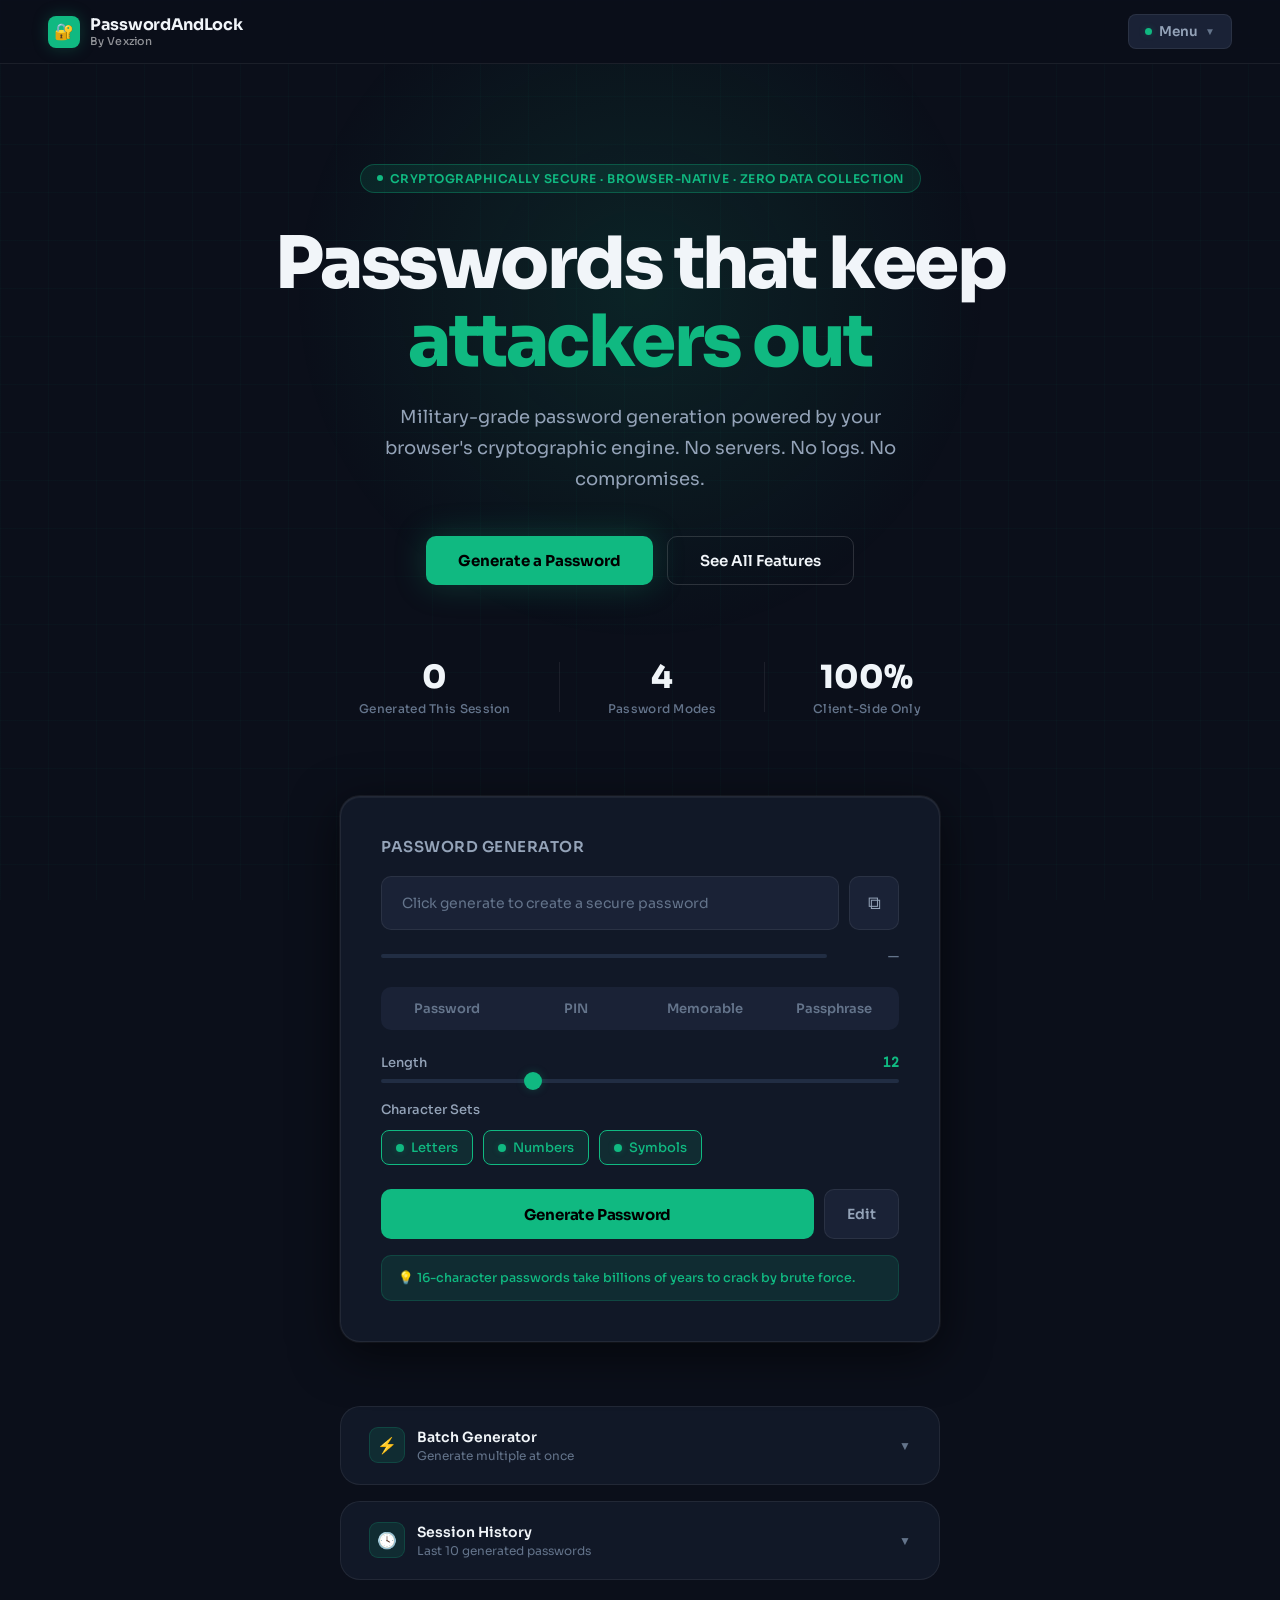
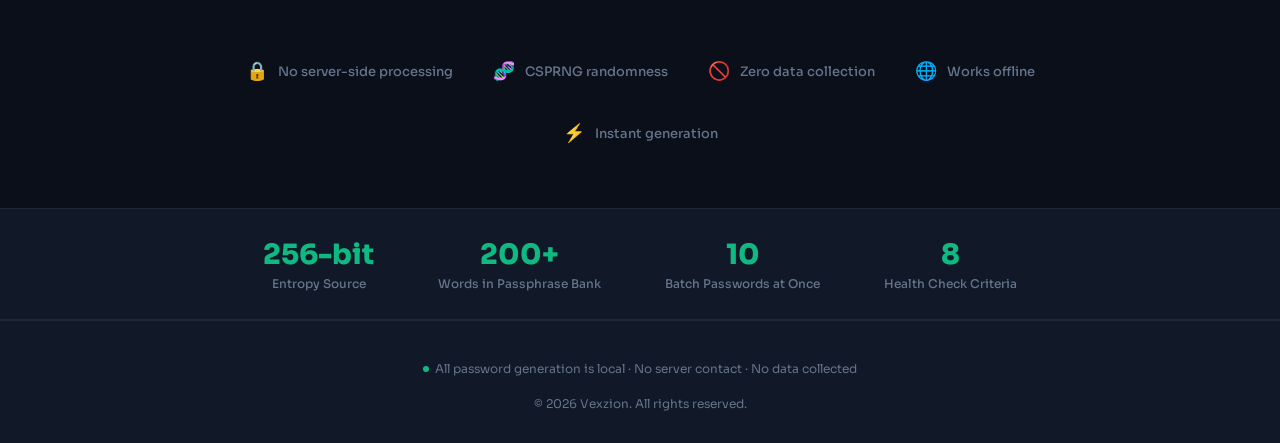
<file: Index.html>
<!DOCTYPE html>
<html lang="en">
<head>
<!-- BASIC SEO -->
<title>Vexzion — Secure Password Generator & Security Tools</title>
<meta name="description" content="Generate strong, secure passwords instantly with Vexzion. Free security tools to protect your accounts and improve online safety.">
<meta name="keywords" content="password generator, secure password, strong password, password tool, security tools, online security, random password">
<meta name="author" content="Vexzion">
<meta name="robots" content="index, follow">
<link rel="canonical" href="https://vexzion.com">

<!-- MOBILE SEO -->
<meta name="viewport" content="width=device-width, initial-scale=1.0">

<!-- GOOGLE SITE VERIFICATION (ADD LATER) -->
<meta name="google-site-verification" content="PUT_CODE_HERE">

<!-- OPEN GRAPH (SOCIAL SEO) -->
<meta property="og:title" content="Vexzion — Secure Password Generator">
<meta property="og:description" content="Create strong passwords instantly with Vexzion. Free modern security tools.">
<meta property="og:type" content="website">
<meta property="og:url" content="https://vexzion.com">
<meta property="og:image" content="https://vexzion.com/preview.png"
<!-- FAVICON -->
<link rel="icon" type="image/png" href="/favicon.png">

<!-- THEME COLOR -->
<meta name="theme-color" content="#0f172a">

<!-- PERFORMANCE -->
<link rel="preconnect" href="https://fonts.googleapis.com">
<link rel="preconnect" href="https://fonts.gstatic.com" crossorigin>

<!-- STRUCTURED DATA (VERY IMPORTANT FOR SEO) -->
<script type="application/ld+json">
{
  "@context": "https://schema.org",
  "@type": "WebApplication",
  "name": "Vexzion Password Generator",
  "url": "https://vexzion.com",
  "description": "Free online password generator and security tools.",
  "applicationCategory": "SecurityApplication",
  "operatingSystem": "Any",
  "offers": {
    "@type": "Offer",
    "price": "0"
  }
}
</script>
<meta charset="UTF-8">
<meta name="viewport" content="width=device-width, initial-scale=1.0">
<title>PasswordAndLock — Enterprise-Grade Password Security</title>
<link rel="preconnect" href="https://fonts.googleapis.com">
<link rel="preconnect" href="https://fonts.gstatic.com" crossorigin>
<link href="https://fonts.googleapis.com/css2?family=Sora:wght@300;400;500;600;700;800&family=DM+Mono:wght@400;500&display=swap" rel="stylesheet">
<style>
/* ═══════════════════════════════════════════
   DESIGN TOKENS
═══════════════════════════════════════════ */
:root {
  --bg:        #0b0f1a;
  --surface:   #111827;
  --surface2:  #1a2236;
  --surface3:  #212d43;
  --border:    rgba(255,255,255,0.07);
  --border-h:  rgba(255,255,255,0.14);
  --text:      #f1f5f9;
  --text-2:    #94a3b8;
  --text-3:    #64748b;
  --green:     #10b981;
  --green-d:   #059669;
  --green-dim: rgba(16,185,129,0.12);
  --green-glow:rgba(16,185,129,0.25);
  --amber:     #f59e0b;
  --red:       #ef4444;
  --mono:      'DM Mono', monospace;
  --shadow-sm: 0 1px 3px rgba(0,0,0,0.4);
  --shadow-md: 0 4px 24px rgba(0,0,0,0.5);
  --shadow-lg: 0 12px 48px rgba(0,0,0,0.6);
  --radius:    14px;
  --radius-lg: 20px;
}

/* ═══════════════════════════════════════════
   RESET & BASE
═══════════════════════════════════════════ */
*, *::before, *::after { box-sizing:border-box; margin:0; padding:0; }
html { scroll-behavior:smooth; }
body {
  font-family:'Sora', sans-serif;
  background:var(--bg);
  color:var(--text);
  min-height:100vh;
  transition:background .3s, color .3s;
  overflow-x:hidden;
}
::selection { background:var(--green); color:#000; }

/* ═══════════════════════════════════════════
   GRID BG TEXTURE
═══════════════════════════════════════════ */
body::before {
  content:'';
  position:fixed; inset:0;
  background-image:
    linear-gradient(rgba(16,185,129,0.03) 1px, transparent 1px),
    linear-gradient(90deg, rgba(16,185,129,0.03) 1px, transparent 1px);
  background-size:48px 48px;
  pointer-events:none; z-index:0;
}

/* ═══════════════════════════════════════════
   PAGE WRAPPER
═══════════════════════════════════════════ */
.page { display:none; position:relative; z-index:1; }
.page.active { display:block; }

/* ═══════════════════════════════════════════
   HEADER / NAV
═══════════════════════════════════════════ */
header {
  position:sticky; top:0; z-index:200;
  background:rgba(11,15,26,0.85);
  backdrop-filter:blur(20px);
  -webkit-backdrop-filter:blur(20px);
  border-bottom:1px solid var(--border);
  padding:0 48px;
  height:64px;
  display:flex; align-items:center; justify-content:space-between;
  transition:background .3s;
}
.logo {
  display:flex; align-items:center; gap:10px;
  font-size:17px; font-weight:700; color:var(--text); letter-spacing:-.3px;
}
.logo-mark {
  width:32px; height:32px; background:var(--green);
  border-radius:8px; display:flex; align-items:center; justify-content:center;
  font-size:16px; flex-shrink:0;
  box-shadow:0 0 16px var(--green-glow);
}
nav { display:flex; align-items:center; gap:2px; }
nav a {
  padding:7px 14px; border-radius:8px;
  font-size:13.5px; font-weight:500; color:var(--text-2);
  cursor:pointer; text-decoration:none;
  transition:color .2s, background .2s;
}
nav a:hover { color:var(--text); background:var(--surface2); }
nav a.active { color:var(--green); }

/* ═══════════════════════════════════════════
   DROPDOWN MENU
═══════════════════════════════════════════ */
.dropdown { position:relative; }
.dropdown-trigger {
  display:flex; align-items:center; gap:7px;
  padding:8px 16px; border-radius:8px;
  background:var(--surface2); border:1px solid var(--border);
  color:var(--text-2); font-size:13.5px; font-weight:600;
  cursor:pointer; transition:.2s; user-select:none;
  font-family:'Sora',sans-serif;
}
.dropdown-trigger:hover { border-color:var(--border-h); color:var(--text); }
.dropdown-trigger .dd-arrow {
  font-size:10px; transition:transform .25s; color:var(--text-3);
}
.dropdown.open .dd-arrow { transform:rotate(180deg); }
.dropdown-trigger .dd-dot {
  width:7px; height:7px; border-radius:50%;
  background:var(--green); box-shadow:0 0 6px var(--green-glow);
}
.dropdown-menu {
  position:absolute; top:calc(100% + 10px); right:0;
  background:var(--surface);
  border:1px solid var(--border);
  border-radius:var(--radius); min-width:220px;
  box-shadow:var(--shadow-lg);
  overflow:hidden;
  opacity:0; transform:translateY(-8px) scale(.97);
  pointer-events:none;
  transition:opacity .2s, transform .2s;
  z-index:300;
}
.dropdown.open .dropdown-menu {
  opacity:1; transform:translateY(0) scale(1);
  pointer-events:all;
}
.dd-section-label {
  padding:10px 16px 6px;
  font-size:10.5px; font-weight:700; color:var(--text-3);
  letter-spacing:.8px; text-transform:uppercase;
}
.dd-item {
  display:flex; align-items:center; gap:12px;
  padding:11px 16px; cursor:pointer;
  font-size:13.5px; font-weight:500; color:var(--text-2);
  transition:background .15s, color .15s;
  text-decoration:none;
}
.dd-item:hover { background:var(--surface2); color:var(--text); }
.dd-item.active-page { color:var(--green); }
.dd-item-icon {
  width:28px; height:28px; border-radius:7px;
  background:var(--surface2); display:flex; align-items:center;
  justify-content:center; font-size:13px; flex-shrink:0;
  transition:background .15s;
}
.dd-item:hover .dd-item-icon { background:var(--surface3); }
.dd-divider { height:1px; background:var(--border); margin:4px 0; }

/* ═══════════════════════════════════════════
   HERO
═══════════════════════════════════════════ */
.hero {
  min-height:88vh;
  display:flex; flex-direction:column;
  align-items:center; justify-content:center;
  text-align:center;
  padding:80px 24px 120px;
  position:relative; overflow:hidden;
}
.hero-glow {
  position:absolute; top:-120px; left:50%; transform:translateX(-50%);
  width:700px; height:700px;
  background:radial-gradient(circle, rgba(16,185,129,0.12) 0%, transparent 70%);
  pointer-events:none;
}
.hero-badge {
  display:inline-flex; align-items:center; gap:7px;
  background:var(--green-dim); border:1px solid rgba(16,185,129,0.3);
  border-radius:100px; padding:6px 16px;
  font-size:12px; font-weight:600; color:var(--green);
  letter-spacing:.5px; text-transform:uppercase;
  margin-bottom:32px;
  animation:fadeUp .6s ease both;
}
.hero-badge::before { content:''; width:6px; height:6px; border-radius:50%; background:var(--green); animation:pulse 2s infinite; }
.hero h1 {
  font-size:clamp(38px,6vw,72px);
  font-weight:800; line-height:1.08;
  letter-spacing:-2.5px; color:var(--text);
  max-width:780px; margin-bottom:22px;
  animation:fadeUp .6s .1s ease both;
}
.hero h1 em {
  font-style:normal; color:var(--green);
  position:relative;
}
.hero p {
  font-size:18px; color:var(--text-2); line-height:1.7;
  max-width:520px; margin-bottom:42px; font-weight:400;
  animation:fadeUp .6s .2s ease both;
}
.hero-cta { display:flex; gap:14px; justify-content:center; flex-wrap:wrap; animation:fadeUp .6s .3s ease both; }
.btn-primary {
  background:var(--green); color:#000;
  padding:14px 32px; border-radius:10px;
  font-size:15px; font-weight:700; border:none; cursor:pointer;
  transition:.2s; font-family:'Sora',sans-serif;
  box-shadow:0 0 32px var(--green-glow);
}
.btn-primary:hover { background:var(--green-d); transform:translateY(-2px); box-shadow:0 0 48px var(--green-glow); }
.btn-ghost {
  background:transparent; color:var(--text);
  padding:14px 32px; border-radius:10px;
  font-size:15px; font-weight:600; border:1px solid var(--border-h);
  cursor:pointer; transition:.2s; font-family:'Sora',sans-serif;
}
.btn-ghost:hover { border-color:var(--green); color:var(--green); background:var(--green-dim); }
.hero-stats {
  display:flex; gap:48px; margin-top:72px; justify-content:center; flex-wrap:wrap;
  animation:fadeUp .6s .4s ease both;
}
.hero-stat .num { font-size:32px; font-weight:800; color:var(--text); }
.hero-stat .lbl { font-size:12px; color:var(--text-3); margin-top:4px; font-weight:500; letter-spacing:.3px; }
.hero-divider { width:1px; height:50px; background:var(--border); align-self:center; }

/* ═══════════════════════════════════════════
   GENERATOR PANEL
═══════════════════════════════════════════ */
.gen-wrap {
  max-width:640px; margin:-60px auto 64px;
  padding:0 20px; position:relative; z-index:10;
  animation:fadeUp .5s .5s ease both;
}
.gen-card {
  background:var(--surface);
  border:1px solid var(--border);
  border-radius:var(--radius-lg);
  padding:40px;
  box-shadow:var(--shadow-lg), 0 0 0 1px var(--border), inset 0 1px 0 rgba(255,255,255,0.05);
}
.gen-card h2 {
  font-size:15px; font-weight:600; color:var(--text-2);
  letter-spacing:.5px; text-transform:uppercase; margin-bottom:20px;
}
.output-row { display:flex; gap:10px; align-items:stretch; margin-bottom:18px; }
.output-field {
  flex:1; background:var(--surface2);
  border:1px solid var(--border); border-radius:10px;
  padding:16px 20px; font-family:var(--mono);
  font-size:15px; color:var(--text); outline:none;
  transition:border .2s; text-align:left;
  letter-spacing:.5px; min-width:0;
}
.output-field:focus { border-color:var(--green); }
.output-field::placeholder { color:var(--text-3); font-family:'Sora',sans-serif; letter-spacing:0; font-size:14px; }
.icon-btn {
  width:50px; background:var(--surface2); border:1px solid var(--border);
  border-radius:10px; color:var(--text-2); cursor:pointer;
  font-size:18px; transition:.2s; flex-shrink:0;
  display:flex; align-items:center; justify-content:center;
}
.icon-btn:hover { border-color:var(--green); color:var(--green); background:var(--green-dim); }

/* Strength */
.strength-row { display:flex; align-items:center; gap:12px; margin-bottom:24px; }
.strength-track { flex:1; height:4px; background:var(--surface3); border-radius:4px; overflow:hidden; }
.strength-fill { height:100%; width:0%; border-radius:4px; transition:.35s; }
.strength-label { font-size:12px; font-weight:600; color:var(--text-3); min-width:60px; text-align:right; }

/* Type Tabs */
.type-tabs { display:flex; gap:6px; background:var(--surface2); border-radius:10px; padding:4px; margin-bottom:24px; }
.type-tabs input { display:none; }
.type-tabs label {
  flex:1; text-align:center; padding:9px 6px;
  border-radius:7px; font-size:13px; font-weight:600;
  color:var(--text-3); cursor:pointer;
  transition:.2s; user-select:none;
}
.type-tabs input:checked + label { background:var(--surface); color:var(--green); box-shadow:var(--shadow-sm); }
.type-tabs label:hover { color:var(--text-2); }

/* Options */
.options-grid { display:grid; gap:18px; margin-bottom:24px; }
.opt-row { display:flex; flex-direction:column; gap:8px; }
.opt-label { display:flex; justify-content:space-between; font-size:13px; color:var(--text-2); font-weight:500; }
.opt-label span { color:var(--green); font-weight:700; font-family:var(--mono); }
input[type="range"] {
  width:100%; appearance:none; height:4px;
  background:var(--surface3); border-radius:4px; outline:none; cursor:pointer;
}
input[type="range"]::-webkit-slider-thumb {
  appearance:none; width:18px; height:18px; border-radius:50%;
  background:var(--green); cursor:pointer;
  box-shadow:0 0 8px var(--green-glow);
}
.checks-row { display:flex; gap:10px; flex-wrap:wrap; }
.check-pill {
  display:flex; align-items:center; gap:7px;
  background:var(--surface2); border:1px solid var(--border);
  border-radius:8px; padding:8px 14px; cursor:pointer;
  font-size:13px; font-weight:500; color:var(--text-2);
  transition:.2s; user-select:none;
}
.check-pill input { display:none; }
.check-pill.active { border-color:var(--green); color:var(--green); background:var(--green-dim); }
.check-pill .pill-dot { width:8px; height:8px; border-radius:50%; background:var(--surface3); transition:.2s; flex-shrink:0; }
.check-pill.active .pill-dot { background:var(--green); box-shadow:0 0 6px var(--green-glow); }

/* Action Buttons */
.gen-actions { display:flex; gap:10px; }
.btn-gen {
  flex:1; background:var(--green); color:#000;
  border:none; border-radius:10px; padding:15px;
  font-size:15px; font-weight:700; cursor:pointer;
  font-family:'Sora',sans-serif; transition:.2s;
  letter-spacing:-.2px;
}
.btn-gen:hover { background:var(--green-d); transform:translateY(-1px); box-shadow:0 4px 20px var(--green-glow); }
.btn-edit {
  background:var(--surface2); color:var(--text-2);
  border:1px solid var(--border); border-radius:10px; padding:15px 22px;
  font-size:14px; font-weight:600; cursor:pointer;
  font-family:'Sora',sans-serif; transition:.2s;
}
.btn-edit:hover { border-color:var(--border-h); color:var(--text); }

/* Tip bar */
.tip-bar {
  margin-top:16px; background:var(--green-dim);
  border:1px solid rgba(16,185,129,0.2);
  border-radius:10px; padding:12px 16px;
  font-size:12.5px; color:var(--green);
  font-weight:500; line-height:1.6;
  transition:opacity .4s;
}

/* ═══════════════════════════════════════════
   INLINE HEALTH
═══════════════════════════════════════════ */
.health-panel {
  display:none; margin-top:20px;
  border-top:1px solid var(--border); padding-top:20px;
}
.health-header { display:flex; justify-content:space-between; align-items:center; margin-bottom:12px; }
.health-header span { font-size:13px; font-weight:600; color:var(--text-2); }
.health-score { font-size:13px; font-weight:700; }
.health-bar-track { height:6px; background:var(--surface3); border-radius:6px; overflow:hidden; margin-bottom:14px; }
.health-bar-fill { height:100%; border-radius:6px; transition:.4s; }
.health-checks-grid { display:grid; grid-template-columns:1fr 1fr; gap:6px; }
.hc-item { display:flex; align-items:center; gap:8px; font-size:12px; color:var(--text-3); }
.hc-dot { width:8px; height:8px; border-radius:50%; flex-shrink:0; }
.hc-dot.pass { background:#22c55e; }
.hc-dot.fail { background:#ef4444; opacity:.5; }
.hc-item.pass-item { color:var(--text-2); }

/* ═══════════════════════════════════════════
   SECONDARY PANELS
═══════════════════════════════════════════ */
.panels-wrap { max-width:640px; margin:0 auto 80px; padding:0 20px; display:flex; flex-direction:column; gap:16px; }
.panel {
  background:var(--surface); border:1px solid var(--border);
  border-radius:var(--radius-lg); overflow:hidden;
}
.panel-header {
  padding:20px 28px; display:flex; align-items:center; justify-content:space-between;
  cursor:pointer; border-bottom:1px solid transparent; transition:.2s;
}
.panel-header.open { border-bottom-color:var(--border); }
.panel-header-left { display:flex; align-items:center; gap:12px; }
.panel-icon {
  width:36px; height:36px; border-radius:9px;
  background:var(--green-dim); color:var(--green);
  display:flex; align-items:center; justify-content:center; font-size:16px;
  border:1px solid rgba(16,185,129,0.2);
}
.panel-title { font-size:14px; font-weight:600; color:var(--text); }
.panel-subtitle { font-size:12px; color:var(--text-3); margin-top:2px; }
.panel-chevron { color:var(--text-3); transition:transform .25s; font-size:12px; }
.panel-header.open .panel-chevron { transform:rotate(180deg); }
.panel-body { padding:0; max-height:0; overflow:hidden; transition:max-height .35s ease, padding .2s; }
.panel-body.open { max-height:800px; padding:24px 28px; }

/* Batch */
.batch-controls { display:flex; gap:10px; align-items:center; flex-wrap:wrap; margin-bottom:16px; }
.batch-controls label { font-size:13px; color:var(--text-2); font-weight:500; }
.batch-controls select {
  padding:8px 14px; border-radius:8px;
  background:var(--surface2); border:1px solid var(--border);
  color:var(--text); font-size:13px; cursor:pointer; outline:none;
  font-family:'Sora',sans-serif;
}
.batch-controls select:focus { border-color:var(--green); }
.batch-btn {
  background:var(--green); color:#000; border:none;
  padding:9px 20px; border-radius:8px;
  font-size:13px; font-weight:700; cursor:pointer;
  font-family:'Sora',sans-serif; transition:.2s;
}
.batch-btn:hover { background:var(--green-d); }
.batch-list { list-style:none; display:flex; flex-direction:column; gap:8px; }
.batch-item {
  display:flex; align-items:center; gap:10px;
  background:var(--surface2); border:1px solid var(--border);
  border-radius:10px; padding:12px 16px;
  font-family:var(--mono); font-size:13px; color:var(--text-2);
}
.batch-item span { flex:1; min-width:0; overflow:hidden; text-overflow:ellipsis; white-space:nowrap; }
.batch-item-btn {
  background:transparent; border:1px solid var(--border);
  color:var(--text-3); padding:4px 12px; border-radius:6px;
  font-size:11px; font-weight:600; cursor:pointer;
  font-family:'Sora',sans-serif; transition:.2s; flex-shrink:0;
}
.batch-item-btn:hover { border-color:var(--green); color:var(--green); }
.batch-item-btn.use-btn:hover { background:var(--green); color:#000; border-color:var(--green); }

/* History */
.history-list { list-style:none; display:flex; flex-direction:column; gap:7px; }
.history-item {
  display:flex; align-items:center; gap:10px;
  background:var(--surface2); border:1px solid var(--border);
  border-radius:10px; padding:11px 16px;
  font-family:var(--mono); font-size:13px; color:var(--text-2);
}
.history-item span { flex:1; min-width:0; overflow:hidden; text-overflow:ellipsis; white-space:nowrap; }
.hist-copy-btn {
  background:transparent; border:1px solid var(--border);
  color:var(--text-3); padding:4px 12px; border-radius:6px;
  font-size:11px; font-weight:600; cursor:pointer;
  font-family:'Sora',sans-serif; transition:.2s; flex-shrink:0;
}
.hist-copy-btn:hover { border-color:var(--green); color:var(--green); }
.history-empty { font-size:13px; color:var(--text-3); text-align:center; padding:16px 0; }
.panel-footer-actions { display:flex; gap:8px; margin-top:16px; }
.panel-footer-btn {
  background:var(--surface2); border:1px solid var(--border);
  color:var(--text-2); padding:9px 18px; border-radius:8px;
  font-size:12px; font-weight:600; cursor:pointer;
  font-family:'Sora',sans-serif; transition:.2s;
}
.panel-footer-btn:hover { border-color:var(--border-h); color:var(--text); }
.panel-footer-btn.download { background:var(--green-dim); border-color:rgba(16,185,129,0.3); color:var(--green); }
.panel-footer-btn.download:hover { background:var(--green); color:#000; border-color:var(--green); }

/* ═══════════════════════════════════════════
   ABOUT PAGE
═══════════════════════════════════════════ */
.page-hero {
  text-align:center; padding:80px 24px 60px;
  position:relative;
}
.page-hero h1 { font-size:clamp(28px,5vw,48px); font-weight:800; letter-spacing:-1.5px; margin-bottom:14px; }
.page-hero p { font-size:17px; color:var(--text-2); max-width:500px; margin:0 auto; line-height:1.7; }

.features-grid {
  max-width:1000px; margin:0 auto 80px; padding:0 24px;
  display:grid; grid-template-columns:repeat(auto-fill,minmax(280px,1fr)); gap:16px;
}
.feat-card {
  background:var(--surface); border:1px solid var(--border);
  border-radius:var(--radius); padding:28px;
  transition:border-color .2s, transform .2s;
}
.feat-card:hover { border-color:var(--border-h); transform:translateY(-3px); }
.feat-icon { font-size:28px; margin-bottom:14px; }
.feat-card h3 { font-size:16px; font-weight:700; margin-bottom:8px; color:var(--text); }
.feat-card p { font-size:13.5px; color:var(--text-2); line-height:1.65; }

/* ═══════════════════════════════════════════
   TIPS PAGE
═══════════════════════════════════════════ */
.tips-wrap { max-width:760px; margin:0 auto 80px; padding:0 24px; }
.tip-item {
  display:flex; gap:20px; padding:24px 0;
  border-bottom:1px solid var(--border);
}
.tip-item:last-child { border-bottom:none; }
.tip-num-badge {
  width:40px; height:40px; border-radius:10px;
  background:var(--green-dim); border:1px solid rgba(16,185,129,0.25);
  color:var(--green); font-size:14px; font-weight:800;
  display:flex; align-items:center; justify-content:center; flex-shrink:0;
  font-family:var(--mono);
}
.tip-text h4 { font-size:15px; font-weight:700; margin-bottom:6px; color:var(--text); }
.tip-text p { font-size:14px; color:var(--text-2); line-height:1.7; }

/* ═══════════════════════════════════════════
   FAQ PAGE
═══════════════════════════════════════════ */
.faq-wrap { max-width:760px; margin:0 auto 80px; padding:0 24px; }
.faq-item { border-bottom:1px solid var(--border); }
.faq-q {
  display:flex; justify-content:space-between; align-items:center;
  padding:20px 4px; cursor:pointer;
  font-size:15px; font-weight:600; color:var(--text);
  transition:color .2s; user-select:none; gap:16px;
}
.faq-q:hover { color:var(--green); }
.faq-arrow { color:var(--text-3); font-size:11px; transition:transform .25s; flex-shrink:0; }
.faq-item.open .faq-arrow { transform:rotate(180deg); color:var(--green); }
.faq-item.open .faq-q { color:var(--green); }
.faq-a {
  max-height:0; overflow:hidden;
  transition:max-height .35s ease, padding .2s;
  font-size:14px; color:var(--text-2); line-height:1.75; padding:0 4px;
}
.faq-item.open .faq-a { max-height:250px; padding:0 4px 20px; }
.faq-a code {
  font-family:var(--mono); font-size:12.5px;
  background:var(--surface2); border:1px solid var(--border);
  padding:2px 8px; border-radius:5px; color:var(--green);
}

/* ═══════════════════════════════════════════
   TOS PAGE
═══════════════════════════════════════════ */
.tos-wrap { max-width:760px; margin:0 auto 80px; padding:0 24px; }
.tos-wrap h3 {
  font-size:14px; font-weight:700; color:var(--green);
  text-transform:uppercase; letter-spacing:.6px;
  margin:36px 0 10px; border-left:3px solid var(--green);
  padding-left:14px;
}
.tos-wrap p { font-size:14px; color:var(--text-2); line-height:1.8; margin-bottom:10px; }
.tos-wrap ul { padding-left:20px; margin:8px 0 12px; }
.tos-wrap ul li { font-size:14px; color:var(--text-2); line-height:1.9; }
.tos-date { font-size:13px; color:var(--text-3); text-align:center; margin-bottom:48px; display:block; }

/* ═══════════════════════════════════════════
   TRUST BAR
═══════════════════════════════════════════ */
.trust-bar {
  display:flex; justify-content:center; align-items:center;
  gap:40px; flex-wrap:wrap;
  max-width:900px; margin:0 auto 64px; padding:0 24px;
}
.trust-item {
  display:flex; align-items:center; gap:10px;
  font-size:13px; font-weight:500; color:var(--text-3);
}
.trust-icon { font-size:18px; }

/* ═══════════════════════════════════════════
   STATS STRIP
═══════════════════════════════════════════ */
.stats-strip {
  background:var(--surface); border-top:1px solid var(--border);
  border-bottom:1px solid var(--border);
  padding:28px 24px; margin-bottom:0;
  display:flex; justify-content:center; gap:64px; flex-wrap:wrap;
}
.stat-item { text-align:center; }
.stat-item .s-num { font-size:28px; font-weight:800; color:var(--green); font-family:'Sora',sans-serif; }
.stat-item .s-lbl { font-size:12px; color:var(--text-3); margin-top:4px; font-weight:500; }

/* ═══════════════════════════════════════════
   COMMON MISTAKES PAGE
═══════════════════════════════════════════ */
.mistakes-wrap { max-width:760px; margin:0 auto 80px; padding:0 24px; }
.mistake-card {
  background:var(--surface); border:1px solid var(--border);
  border-radius:var(--radius); padding:24px 28px; margin-bottom:14px;
  display:flex; gap:20px; align-items:flex-start;
  transition:border-color .2s;
}
.mistake-card:hover { border-color:var(--border-h); }
.mistake-num {
  width:36px; height:36px; border-radius:9px;
  background:rgba(239,68,68,0.12); border:1px solid rgba(239,68,68,0.25);
  color:#ef4444; font-size:14px; font-weight:800;
  display:flex; align-items:center; justify-content:center; flex-shrink:0;
  font-family:var(--mono);
}
.mistake-body h4 { font-size:15px; font-weight:700; color:var(--text); margin-bottom:6px; }
.mistake-body p { font-size:13.5px; color:var(--text-2); line-height:1.7; margin:0 0 8px; }
.mistake-fix {
  display:inline-flex; align-items:center; gap:6px;
  font-size:12px; font-weight:600; color:var(--green);
  background:var(--green-dim); border:1px solid rgba(16,185,129,0.2);
  padding:4px 12px; border-radius:20px;
}

/* ═══════════════════════════════════════════
   PRIVACY PAGE
═══════════════════════════════════════════ */
.privacy-wrap { max-width:760px; margin:0 auto 80px; padding:0 24px; }
.privacy-wrap h3 {
  font-size:14px; font-weight:700; color:var(--green);
  text-transform:uppercase; letter-spacing:.6px;
  margin:36px 0 10px; border-left:3px solid var(--green);
  padding-left:14px;
}
.privacy-wrap p { font-size:14px; color:var(--text-2); line-height:1.8; margin-bottom:10px; }
.privacy-wrap ul { padding-left:20px; margin:8px 0 12px; }
.privacy-wrap ul li { font-size:14px; color:var(--text-2); line-height:1.9; }
.privacy-highlight {
  background:var(--green-dim); border:1px solid rgba(16,185,129,0.2);
  border-radius:12px; padding:20px 24px; margin:24px 0;
  font-size:14px; color:var(--green); line-height:1.7; font-weight:500;
}

/* ═══════════════════════════════════════════
   CHANGELOG PAGE
═══════════════════════════════════════════ */
.cl-entry { display:flex; gap:24px; margin-bottom:40px; }
.cl-line { display:flex; flex-direction:column; align-items:center; gap:0; }
.cl-dot {
  width:12px; height:12px; border-radius:50%;
  background:var(--green); flex-shrink:0; margin-top:5px;
  box-shadow:0 0 8px var(--green-glow);
}
.cl-bar { flex:1; width:2px; background:var(--border); margin-top:6px; }
.cl-entry:last-child .cl-bar { display:none; }
.cl-content { flex:1; padding-bottom:8px; }
.cl-version {
  display:inline-flex; align-items:center; gap:8px; margin-bottom:10px;
}
.cl-ver-tag {
  font-size:13px; font-weight:700; color:var(--green);
  font-family:var(--mono);
}
.cl-date { font-size:12px; color:var(--text-3); }
.cl-badge {
  font-size:10px; font-weight:700; padding:2px 8px; border-radius:20px;
  text-transform:uppercase; letter-spacing:.4px;
}
.cl-badge.latest { background:var(--green-dim); color:var(--green); border:1px solid rgba(16,185,129,0.3); }
.cl-badge.stable { background:var(--surface2); color:var(--text-3); border:1px solid var(--border); }
.cl-content h4 { font-size:15px; font-weight:700; color:var(--text); margin-bottom:10px; }
.cl-items { list-style:none; padding:0; display:flex; flex-direction:column; gap:6px; }
.cl-items li {
  font-size:13.5px; color:var(--text-2); display:flex; gap:10px; align-items:flex-start; line-height:1.6;
}
.cl-tag {
  font-size:10px; font-weight:700; padding:2px 7px; border-radius:4px;
  flex-shrink:0; margin-top:2px; text-transform:uppercase; letter-spacing:.3px;
}
.cl-tag.new { background:rgba(16,185,129,0.15); color:var(--green); }
.cl-tag.fix { background:rgba(245,158,11,0.15); color:var(--amber); }
.cl-tag.imp { background:rgba(59,130,246,0.15); color:#60a5fa; }
.cl-tag.sec { background:rgba(239,68,68,0.15); color:#ef4444; }


footer {
  border-top:1px solid var(--border);
  padding:40px 48px 32px;
  display:flex; flex-direction:column; align-items:center; gap:20px;
  background:var(--surface); position:relative; z-index:1;
}
.footer-links { display:flex; gap:24px; flex-wrap:wrap; justify-content:center; }
.footer-links a {
  font-size:13px; font-weight:500; color:var(--text-3);
  cursor:pointer; text-decoration:none; transition:color .2s;
}
.footer-links a:hover { color:var(--green); }
.footer-copy { font-size:12px; color:var(--text-3); }
.footer-trust { display:flex; align-items:center; gap:6px; font-size:12px; color:var(--text-3); }
.footer-trust-dot { width:6px; height:6px; border-radius:50%; background:var(--green); animation:pulse 2s infinite; }

/* ═══════════════════════════════════════════
   TOAST
═══════════════════════════════════════════ */
.toast {
  position:fixed; bottom:28px; right:28px; z-index:999;
  background:var(--surface); border:1px solid var(--border);
  border-radius:12px; padding:14px 20px;
  font-size:13.5px; font-weight:600; color:var(--text);
  box-shadow:var(--shadow-lg);
  display:flex; align-items:center; gap:10px;
  opacity:0; transform:translateY(12px);
  transition:opacity .25s, transform .25s;
  pointer-events:none;
}
.toast.show { opacity:1; transform:translateY(0); }
.toast-dot { width:8px; height:8px; border-radius:50%; flex-shrink:0; }
.toast.success .toast-dot { background:#22c55e; }
.toast.info .toast-dot { background:var(--green); }
.toast.warn .toast-dot { background:var(--amber); }

/* ═══════════════════════════════════════════
   ANIMATIONS
═══════════════════════════════════════════ */
@keyframes fadeUp {
  from { opacity:0; transform:translateY(20px); }
  to   { opacity:1; transform:translateY(0); }
}
@keyframes pulse {
  0%,100% { opacity:1; } 50% { opacity:.4; }
}

/* ═══════════════════════════════════════════
   RESPONSIVE
═══════════════════════════════════════════ */
@media(max-width:768px){
  header { padding:0 20px; }
  nav { display:none; }
  .hero { padding:60px 20px 100px; }
  .hero h1 { letter-spacing:-1.5px; }
  .hero-divider { display:none; }
  .gen-wrap { margin:-40px auto 48px; }
  .gen-card { padding:28px 22px; }
  .hero-stats { gap:28px; }
  .type-tabs { flex-wrap:wrap; }
  .type-tabs label { min-width:80px; }
  .features-grid { grid-template-columns:1fr; }
  footer { padding:32px 20px; }
  .health-checks-grid { grid-template-columns:1fr; }
  .batch-controls { flex-direction:column; align-items:flex-start; }
}
</style>
</head>
<body>

<div class="toast" id="toast"><div class="toast-dot"></div><span id="toast-msg"></span></div>

<!-- ══════════ HEADER ══════════ -->
<header>
  <div class="logo">
    <div class="logo-mark">🔐</div>
    <div>
      <div style="font-size:16px;font-weight:700;line-height:1.2;">PasswordAndLock</div>
      <div style="font-size:11px;font-weight:500;color:rgba(255,255,255,0.55);letter-spacing:.3px;">By Vexzion</div>
    </div>
  </div>
  <div class="dropdown" id="mainDropdown">
    <div class="dropdown-trigger" onclick="toggleDropdown()">
      <div class="dd-dot"></div>
      Menu
      <span class="dd-arrow">▼</span>
    </div>
    <div class="dropdown-menu">
      <div class="dd-section-label">Navigation</div>
      <div class="dd-item" id="dd-home" onclick="ddNav('home')"><div class="dd-item-icon">⚡</div>Generator</div>
      <div class="dd-item" id="dd-about" onclick="ddNav('about')"><div class="dd-item-icon">✦</div>Features</div>
      <div class="dd-divider"></div>
      <div class="dd-section-label">Resources</div>
      <div class="dd-item" id="dd-tips" onclick="ddNav('tips')"><div class="dd-item-icon">🛡</div>Security Tips</div>
      <div class="dd-item" id="dd-mistakes" onclick="ddNav('mistakes')"><div class="dd-item-icon">⚠️</div>Common Mistakes</div>
      <div class="dd-item" id="dd-faq" onclick="ddNav('faq')"><div class="dd-item-icon">❓</div>FAQ</div>
      <div class="dd-divider"></div>
      <div class="dd-section-label">Legal</div>
      <div class="dd-item" id="dd-privacy" onclick="ddNav('privacy')"><div class="dd-item-icon">🔏</div>Privacy Policy</div>
      <div class="dd-item" id="dd-tos" onclick="ddNav('tos')"><div class="dd-item-icon">📄</div>Terms of Service</div>
    </div>
  </div>
</header>

<!-- ══════════ HOME ══════════ -->
<section id="home" class="page active">

  <div class="hero">
    <div class="hero-glow"></div>
    <div class="hero-badge">Cryptographically Secure · Browser-Native · Zero Data Collection</div>
    <h1>Passwords that keep<br><em>attackers out</em></h1>
    <p>Military-grade password generation powered by your browser's cryptographic engine. No servers. No logs. No compromises.</p>
    <div class="hero-cta">
      <button class="btn-primary" onclick="document.getElementById('gen-section').scrollIntoView({behavior:'smooth'})">Generate a Password</button>
      <button class="btn-ghost" onclick="showPage('about')">See All Features</button>
    </div>
    <div class="hero-stats">
      <div class="hero-stat"><div class="num" id="sessionCount">0</div><div class="lbl">Generated This Session</div></div>
      <div class="hero-divider"></div>
      <div class="hero-stat"><div class="num">4</div><div class="lbl">Password Modes</div></div>
      <div class="hero-divider"></div>
      <div class="hero-stat"><div class="num">100%</div><div class="lbl">Client-Side Only</div></div>
    </div>
  </div>

  <!-- Generator -->
  <div class="gen-wrap" id="gen-section">
    <div class="gen-card">
      <h2>Password Generator</h2>

      <div class="output-row">
        <input type="text" class="output-field" id="output" placeholder="Click generate to create a secure password" readonly>
        <button class="icon-btn" id="copyButton" onclick="copyToClipboard()" title="Copy">⧉</button>
      </div>

      <div class="strength-row">
        <div class="strength-track"><div class="strength-fill" id="strengthFill"></div></div>
        <div class="strength-label" id="strengthText">—</div>
      </div>

      <!-- Health -->
      <div class="health-panel" id="healthPanel">
        <div class="health-header">
          <span>Password Health</span>
          <span class="health-score" id="healthScore"></span>
        </div>
        <div class="health-bar-track"><div class="health-bar-fill" id="healthBar"></div></div>
        <div class="health-checks-grid" id="healthChecks"></div>
        <div style="height:20px;"></div>
        <div style="width:100%; height:1px; background:var(--border);"></div>
        <div style="height:20px;"></div>
      </div>

      <!-- Type Selector -->
      <div class="type-tabs">
        <input type="radio" name="type" id="tPass" value="password"><label for="tPass">Password</label>
        <input type="radio" name="type" id="tPin" value="pin"><label for="tPin">PIN</label>
        <input type="radio" name="type" id="tMem" value="memorable"><label for="tMem">Memorable</label>
        <input type="radio" name="type" id="tPhrase" value="passphrase"><label for="tPhrase">Passphrase</label>
      </div>

      <!-- Options -->
      <div class="options-grid">
        <div class="opt-row">
          <div class="opt-label">Length <span id="lenVal">12</span></div>
          <input type="range" id="lenSlider" min="4" max="32" value="12">
        </div>
        <div class="opt-row">
          <div class="opt-label" style="margin-bottom:4px;">Character Sets</div>
          <div class="checks-row">
            <label class="check-pill active" id="pillLetters"><input type="checkbox" id="letters" checked><div class="pill-dot"></div>Letters</label>
            <label class="check-pill active" id="pillNumbers"><input type="checkbox" id="numbers" checked><div class="pill-dot"></div>Numbers</label>
            <label class="check-pill active" id="pillSymbols"><input type="checkbox" id="symbols" checked><div class="pill-dot"></div>Symbols</label>
          </div>
        </div>
      </div>

      <div class="gen-actions">
        <button class="btn-gen" onclick="generateSelected()">Generate Password</button>
        <button class="btn-edit" onclick="editGenerated()">Edit</button>
      </div>

      <div class="tip-bar" id="tipBar"></div>
    </div>
  </div>

  <!-- Collapsible Panels -->
  <div class="panels-wrap">

    <!-- Batch -->
    <div class="panel">
      <div class="panel-header" onclick="togglePanel(this)">
        <div class="panel-header-left">
          <div class="panel-icon">⚡</div>
          <div>
            <div class="panel-title">Batch Generator</div>
            <div class="panel-subtitle">Generate multiple at once</div>
          </div>
        </div>
        <span class="panel-chevron">▼</span>
      </div>
      <div class="panel-body">
        <div class="batch-controls">
          <label>Count:</label>
          <select id="batchCount">
            <option value="3">3 passwords</option>
            <option value="5" selected>5 passwords</option>
            <option value="10">10 passwords</option>
          </select>
          <button class="batch-btn" onclick="generateBatch()">Generate</button>
        </div>
        <ul class="batch-list" id="batchList"></ul>
      </div>
    </div>

    <!-- History -->
    <div class="panel">
      <div class="panel-header" onclick="togglePanel(this)">
        <div class="panel-header-left">
          <div class="panel-icon">🕓</div>
          <div>
            <div class="panel-title">Session History</div>
            <div class="panel-subtitle">Last 10 generated passwords</div>
          </div>
        </div>
        <span class="panel-chevron">▼</span>
      </div>
      <div class="panel-body">
        <ul class="history-list" id="historyList">
          <li class="history-empty">No passwords generated yet.</li>
        </ul>
        <div class="panel-footer-actions">
          <button class="panel-footer-btn" onclick="clearHistory()">Clear</button>
          <button class="panel-footer-btn download" onclick="downloadHistory()">↓ Export .txt</button>
        </div>
      </div>
    </div>

  </div>

  <!-- Trust Bar -->
  <div class="trust-bar" style="margin-top:48px;">
    <div class="trust-item"><span class="trust-icon">🔒</span> No server-side processing</div>
    <div class="trust-item"><span class="trust-icon">🧬</span> CSPRNG randomness</div>
    <div class="trust-item"><span class="trust-icon">🚫</span> Zero data collection</div>
    <div class="trust-item"><span class="trust-icon">🌐</span> Works offline</div>
    <div class="trust-item"><span class="trust-icon">⚡</span> Instant generation</div>
  </div>

  <!-- Stats Strip -->
  <div class="stats-strip">
    <div class="stat-item"><div class="s-num">256-bit</div><div class="s-lbl">Entropy Source</div></div>
    <div class="stat-item"><div class="s-num">200+</div><div class="s-lbl">Words in Passphrase Bank</div></div>
    <div class="stat-item"><div class="s-num">10</div><div class="s-lbl">Batch Passwords at Once</div></div>
    <div class="stat-item"><div class="s-num">8</div><div class="s-lbl">Health Check Criteria</div></div>
  </div>

</section>
<section id="about" class="page">
  <div class="page-hero">
    <h1>Built for <em style="color:var(--green)">real security</em></h1>
    <p>Every feature was designed with one goal: giving you passwords that actually protect you.</p>
  </div>
  <div class="features-grid">
    <div class="feat-card"><div class="feat-icon">🔑</div><h3>Cryptographic Randomness</h3><p>Uses <code style="font-family:var(--mono);font-size:12px;background:var(--surface2);padding:1px 6px;border-radius:4px;color:var(--green)">window.crypto.getRandomValues()</code> — the same API used by browsers for TLS. No predictable patterns.</p></div>
    <div class="feat-card"><div class="feat-icon">🚫</div><h3>Zero Server Contact</h3><p>Your passwords never leave your device. No APIs, no logs, no telemetry. What you generate stays with you.</p></div>
    <div class="feat-card"><div class="feat-icon">🔤</div><h3>Four Password Modes</h3><p>Standard passwords, numeric PINs, memorable word-based combinations, and secure passphrases — for every use case.</p></div>
    <div class="feat-card"><div class="feat-icon">🩺</div><h3>8-Point Health Analysis</h3><p>Instant analysis across length, character variety, pattern detection, and repetition — displayed with every generation.</p></div>
    <div class="feat-card"><div class="feat-icon">⚡</div><h3>Batch Generation</h3><p>Generate up to 10 passwords simultaneously. Compare and select the best fit with a single click.</p></div>
    <div class="feat-card"><div class="feat-icon">📂</div><h3>Session History & Export</h3><p>Review your last 10 generated passwords. Export the full session as a plain-text file for secure offline storage.</p></div>
    
    <div class="feat-card"><div class="feat-icon">📱</div><h3>Fully Responsive</h3><p>Works flawlessly on desktop, tablet, and mobile. No installs, no accounts, no friction.</p></div>
    <div class="feat-card"><div class="feat-icon">✏️</div><h3>Editable Output</h3><p>Generated a good password but want to tweak it? Unlock and edit — the strength meter updates live as you type.</p></div>
  </div>
</section>

<!-- ══════════ TIPS ══════════ -->
<section id="tips" class="page">
  <div class="page-hero">
    <h1>Security <em style="color:var(--green)">best practices</em></h1>
    <p>Ten habits that separate secure accounts from compromised ones.</p>
  </div>
  <div class="tips-wrap">
    <div class="tip-item"><div class="tip-num-badge">01</div><div class="tip-text"><h4>Never reuse passwords</h4><p>A single breach can cascade across every account sharing that password. Each account deserves a unique credential.</p></div></div>
    <div class="tip-item"><div class="tip-num-badge">02</div><div class="tip-text"><h4>Use a password manager</h4><p>Bitwarden, 1Password, and Dashlane let you maintain hundreds of unique passwords without memorizing a single one.</p></div></div>
    <div class="tip-item"><div class="tip-num-badge">03</div><div class="tip-text"><h4>Enable two-factor authentication</h4><p>2FA ensures that even a leaked password cannot grant access without a second factor only you possess.</p></div></div>
    <div class="tip-item"><div class="tip-num-badge">04</div><div class="tip-text"><h4>Longer passwords are exponentially stronger</h4><p>Moving from 8 to 16 characters doesn't double security — it raises the difficulty by trillions of iterations.</p></div></div>
    <div class="tip-item"><div class="tip-num-badge">05</div><div class="tip-text"><h4>Never include personal information</h4><p>Names, birthdays, and pet names are the first entries in any dictionary attack. Avoid all predictable associations.</p></div></div>
    <div class="tip-item"><div class="tip-num-badge">06</div><div class="tip-text"><h4>Monitor breach databases</h4><p>HaveIBeenPwned.com indexes billions of compromised credentials. Check your accounts regularly and rotate on hits.</p></div></div>
    <div class="tip-item"><div class="tip-num-badge">07</div><div class="tip-text"><h4>Recognize phishing attempts</h4><p>Legitimate organizations never request credentials via email, SMS, or unsolicited links. Verify URLs before entering any password.</p></div></div>
    <div class="tip-item"><div class="tip-num-badge">08</div><div class="tip-text"><h4>Segment your email identities</h4><p>Using a dedicated email for sensitive accounts limits exposure when lower-priority accounts are compromised.</p></div></div>
    <div class="tip-item"><div class="tip-num-badge">09</div><div class="tip-text"><h4>Always log out on shared devices</h4><p>Session tokens can persist after browser close on some configurations. Always explicit logout on public machines.</p></div></div>
    <div class="tip-item"><div class="tip-num-badge">10</div><div class="tip-text"><h4>Keep software updated</h4><p>Unpatched systems are the most common attack vector. OS and browser updates close vulnerabilities that no password can defend against.</p></div></div>
  </div>
</section>

<!-- ══════════ FAQ ══════════ -->
<section id="faq" class="page">
  <div class="page-hero">
    <h1>Frequently asked <em style="color:var(--green)">questions</em></h1>
    <p>Everything you need to know about how PasswordAndLock works.</p>
  </div>
  <div class="faq-wrap">
    <div class="faq-item"><div class="faq-q" onclick="toggleFaq(this)">Are my passwords stored anywhere?<span class="faq-arrow">▼</span></div><div class="faq-a">No. PasswordAndLock runs entirely within your browser. Nothing is transmitted to any server, logged, or persisted beyond your session. Closing the tab erases everything.</div></div>
    <div class="faq-item"><div class="faq-q" onclick="toggleFaq(this)">How is randomness generated?<span class="faq-arrow">▼</span></div><div class="faq-a">We use <code>window.crypto.getRandomValues()</code> — the browser's cryptographically secure pseudorandom number generator (CSPRNG). This is the same engine browsers use for TLS, not the predictable <code>Math.random()</code>.</div></div>
    <div class="faq-item"><div class="faq-q" onclick="toggleFaq(this)">What is the difference between the four modes?<span class="faq-arrow">▼</span></div><div class="faq-a">Password generates a random character mix. PIN generates digits only. Memorable combines dictionary words into something pronounceable. Passphrase generates a word sequence separated by a character — high entropy with human readability.</div></div>
    <div class="faq-item"><div class="faq-q" onclick="toggleFaq(this)">What password length should I use?<span class="faq-arrow">▼</span></div><div class="faq-a">16+ characters for standard accounts. 20+ for email, banking, and password manager master passwords. PINs follow the service's own constraints, typically 4–8 digits.</div></div>
    <div class="faq-item"><div class="faq-q" onclick="toggleFaq(this)">What does the health checker evaluate?<span class="faq-arrow">▼</span></div><div class="faq-a">Eight criteria: minimum 8 characters, minimum 12 characters, uppercase presence, lowercase presence, digit presence, symbol presence, absence of common patterns (123, qwerty, password), and absence of character repetition (aaa).</div></div>
    <div class="faq-item"><div class="faq-q" onclick="toggleFaq(this)">Can I edit a generated password?<span class="faq-arrow">▼</span></div><div class="faq-a">Yes. Click Edit to unlock the output field. The strength meter and health panel update in real time as you type, so you can see the impact of any change immediately.</div></div>
    <div class="faq-item"><div class="faq-q" onclick="toggleFaq(this)">What is the Batch Generator?<span class="faq-arrow">▼</span></div><div class="faq-a">It generates 3, 5, or 10 passwords simultaneously using your current settings. Each result can be copied or loaded into the main field with one click.</div></div>
    <div class="faq-item"><div class="faq-q" onclick="toggleFaq(this)">Is PasswordAndLock free?<span class="faq-arrow">▼</span></div><div class="faq-a">Completely free. No account, no subscription, no ads, no limits. Every feature is available to everyone.</div></div>
  </div>
</section>

<!-- ══════════ TOS ══════════ -->
<section id="tos" class="page">
  <div class="page-hero">
    <h1>Terms of <em style="color:var(--green)">Service</em></h1>
  </div>
  <div class="tos-wrap">
    <span class="tos-date">Effective Date: March 22, 2026</span>
    <p>Welcome to <strong>PasswordAndLock</strong> ("Company," "we," "our," or "us"). These Terms of Service ("Terms") govern your access to and use of our password generator website (the "Service"). By using the Service, you agree to be bound by these Terms.</p>
    <h3>1. Eligibility</h3><p>The Service is intended only for individuals 13 years of age or older. By using it, you confirm you meet this requirement and have the legal capacity to agree to these Terms. Users under 13 are not permitted to use the Service.</p>
    <h3>2. Description of Service</h3><p>PasswordAndLock provides a browser-based tool that generates secure passwords for informational and personal use. We do not guarantee immunity from unauthorized access or cyber threats.</p>
    <h3>3. User Responsibilities</h3><p>You agree to take sole responsibility for how you use generated passwords, to refrain from illegal or harmful activities, not to attempt to exploit or reverse-engineer the Service, and to securely store any passwords you generate.</p>
    <h3>4. No Storage of Passwords</h3><p>All password generation occurs locally in your browser. Passwords are never stored, saved, or transmitted to our servers. You acknowledge no system is completely secure.</p>
    <h3>5. Disclaimer of Warranties</h3><p>The Service is provided "as is" and "as available." We make no warranties regarding fitness for purpose, reliability, availability, or the security strength of generated passwords. Use is at your own risk.</p>
    <h3>6. Limitation of Liability</h3><p>To the fullest extent permitted by law, we are not liable for hacked accounts, data breaches, or security failures from using generated passwords, nor for indirect, incidental, or consequential damages including loss of data, loss of profits, or unauthorized account access.</p>
    <h3>7. Intellectual Property</h3><p>All content on the Service — design, code, branding, and features — is owned by PasswordAndLock and protected under applicable laws. You may not copy, modify, distribute, or recreate any part without permission.</p>
    <h3>8. Acceptable Use</h3><p>You may not use the Service for hacking, phishing, or illegal activity; to gain unauthorized system access; or to deploy bots or scrapers. Violations may result in access restrictions or legal action.</p>
    <h3>9. Third-Party Services</h3><p>The Service may rely on third-party hosting. We are not responsible for third-party outages, security vulnerabilities, or external service practices.</p>
    <h3>10. Privacy</h3><p>We aim to collect minimal or no personal data. Basic analytics or hosting-related data may be collected automatically. Your use of the Service is also subject to our Privacy Policy.</p>
    <h3>11. Termination</h3><p>We may suspend or terminate access at any time, including for Terms violations, without prior notice.</p>
    <h3>12. Changes to Terms</h3><p>We may update these Terms at any time to reflect legal requirements, feature updates, or security improvements. Updated Terms are posted with a revised Effective Date.</p>
    <h3>13. Governing Law</h3><p>These Terms are governed by the laws of the United States without regard to conflict of law principles.</p>
    <h3>14. Indemnification</h3><p>You agree to defend and hold harmless PasswordAndLock and its owners from any claims, damages, or liabilities arising from your use, violations of these Terms, or misuse of generated passwords.</p>
    <h3>15. Entire Agreement</h3><p>These Terms constitute the entire agreement between you and PasswordAndLock regarding the Service and supersede any prior agreements.</p>
  </div>
</section>

<!-- ══════════ COMMON MISTAKES ══════════ -->
<section id="mistakes" class="page">
  <div class="page-hero">
    <h1>Common password <em style="color:#ef4444">mistakes</em></h1>
    <p>The most dangerous habits people have — and how to fix them instantly.</p>
  </div>
  <div class="mistakes-wrap">
    <div class="mistake-card"><div class="mistake-num">01</div><div class="mistake-body"><h4>Using the same password everywhere</h4><p>When one site is breached, attackers run automated "credential stuffing" attacks against hundreds of other platforms with your leaked credentials within hours.</p><span class="mistake-fix">✓ Fix: Generate a unique password for every account</span></div></div>
    <div class="mistake-card"><div class="mistake-num">02</div><div class="mistake-body"><h4>Short passwords under 10 characters</h4><p>An 8-character password using common characters can be cracked in under an hour with modern hardware. Length is the single most impactful factor in password strength.</p><span class="mistake-fix">✓ Fix: Use 16+ characters minimum</span></div></div>
    <div class="mistake-card"><div class="mistake-num">03</div><div class="mistake-body"><h4>Personal information in passwords</h4><p>Birthdates, pet names, favourite teams, and family names are all scraped from social media and fed into targeted dictionary attacks before generic brute-force even begins.</p><span class="mistake-fix">✓ Fix: Use fully random or passphrase-style passwords</span></div></div>
    <div class="mistake-card"><div class="mistake-num">04</div><div class="mistake-body"><h4>Writing passwords on paper or in plain text files</h4><p>Physical notes can be photographed, and unencrypted text files are trivially read by malware. Neither offers any protection after initial access.</p><span class="mistake-fix">✓ Fix: Use an encrypted password manager (Bitwarden, 1Password)</span></div></div>
    <div class="mistake-card"><div class="mistake-num">05</div><div class="mistake-body"><h4>Simple character substitutions (p@ssw0rd)</h4><p>Substituting @ for a and 0 for o has been in dictionary attack wordlists since the early 2000s. These patterns provide essentially zero additional security.</p><span class="mistake-fix">✓ Fix: Use genuinely random characters, not substitutions</span></div></div>
    <div class="mistake-card"><div class="mistake-num">06</div><div class="mistake-body"><h4>Not enabling two-factor authentication</h4><p>A strong password alone is not enough. 2FA ensures that even a perfectly leaked password cannot grant access without the second factor in your possession.</p><span class="mistake-fix">✓ Fix: Enable TOTP-based 2FA on every critical account</span></div></div>
    <div class="mistake-card"><div class="mistake-num">07</div><div class="mistake-body"><h4>Ignoring breach notifications</h4><p>Many users receive breach emails and ignore them for weeks. Attackers act within minutes of leaked credential databases appearing on dark web markets.</p><span class="mistake-fix">✓ Fix: Change affected passwords within 24 hours of any breach notification</span></div></div>
    <div class="mistake-card"><div class="mistake-num">08</div><div class="mistake-body"><h4>Sharing passwords via SMS or email</h4><p>SMS and email are inherently unencrypted at multiple transit points. Any credential sent this way should be considered compromised and rotated immediately after use.</p><span class="mistake-fix">✓ Fix: Use a secure sharing feature in a password manager</span></div></div>
  </div>
</section>

<!-- ══════════ PRIVACY ══════════ -->
<section id="privacy" class="page">
  <div class="page-hero">
    <h1>Privacy <em style="color:var(--green)">Policy</em></h1>
  </div>
  <div class="tos-wrap">
    <span class="tos-date">Effective Date: March 23, 2026</span>

    <h3 style="margin-top:48px;">What We Collect</h3>
    <p>We do not collect personal information such as names, email addresses, account credentials, or generated passwords.</p>
    <p>However, limited technical data (such as anonymized IP address, browser type, and page visit information) may be automatically collected by third-party analytics services to help us understand general website usage and improve performance. This data is not used to identify individual users.</p>

    <h3>Password Generation</h3>
    <p>All password generation occurs entirely within your browser using the Web Cryptography API (<code style="font-family:'DM Mono',monospace;font-size:12.5px;background:var(--surface2);padding:2px 8px;border-radius:5px;color:var(--green)">window.crypto.getRandomValues()</code>). No password data is transmitted to our servers or any third-party service.</p>

    <h3>Session Data</h3>
    <p>Temporary session information (such as generated password history within the session) exists only in your browser's memory. This data is automatically erased when the page is refreshed or the browser tab is closed. We do not store password data in <code style="font-family:'DM Mono',monospace;font-size:12.5px;background:var(--surface2);padding:2px 8px;border-radius:5px;color:var(--green)">localStorage</code>, <code style="font-family:'DM Mono',monospace;font-size:12.5px;background:var(--surface2);padding:2px 8px;border-radius:5px;color:var(--green)">sessionStorage</code>, or any server database.</p>

    <h3>Cookies and Local Storage</h3>
    <p>We do not use tracking cookies. A single <code style="font-family:'DM Mono',monospace;font-size:12.5px;background:var(--surface2);padding:2px 8px;border-radius:5px;color:var(--green)">localStorage</code> entry (<code style="font-family:'DM Mono',monospace;font-size:12.5px;background:var(--surface2);padding:2px 8px;border-radius:5px;color:var(--green)">pal-theme</code>) is stored only to remember your theme preference. This does not contain personal data.</p>

    <h3>Analytics</h3>
    <p>We use Google Analytics to understand general website usage and improve performance. Google Analytics may collect information such as:</p>
    <ul>
      <li>IP address (anonymized where applicable)</li>
      <li>Browser type and device information</li>
      <li>Pages visited and session duration</li>
      <li>Approximate geographic region</li>
    </ul>
    <p>This analytics data is used only for aggregate insights and is not linked to password generation or personal identity. No generated passwords or sensitive inputs are tracked.</p>

    <h3>Third-Party Services</h3>
    <p>This Service loads Sora and DM Mono fonts via Google Fonts. When fonts are requested, Google may log your IP address as part of standard content delivery operations.</p>
    <p>For more information, see: <a href="https://policies.google.com/privacy" target="_blank" style="color:var(--green);text-decoration:none;">https://policies.google.com/privacy</a></p>

    <h3>Data Retention</h3>
    <p>We do not maintain user accounts or personal data. Analytics data is retained according to Google Analytics default retention settings.</p>

    <h3>Children's Privacy</h3>
    <p>This Service is not directed toward children under 13. We do not knowingly collect personal information from children.</p>

    <h3>Changes to This Policy</h3>
    <p>We may update this Privacy Policy periodically. The updated version will be posted on this page with a revised effective date.</p>

    <h3>Contact</h3>
    <p>For privacy-related questions, contact Vexzion through the official website or associated community channels.</p>

    <p style="margin-top:36px;font-size:12px;color:var(--text-3);">Last updated: March 23, 2026</p>
  </div>
</section>

<!-- ══════════ CHANGELOG ══════════ -->


<footer>
  <div class="footer-trust"><div class="footer-trust-dot"></div>All password generation is local · No server contact · No data collected</div>
  <div class="footer-copy">© 2026 Vexzion. All rights reserved.</div>
</footer>

<script>
/* ═══ State ═══ */
const output    = document.getElementById('output');
const slider    = document.getElementById('lenSlider');
const lenVal    = document.getElementById('lenVal');
const strFill   = document.getElementById('strengthFill');
const strText   = document.getElementById('strengthText');
let history_arr = [], sessionCnt = 0;

const words = ["dog","cat","lion","tiger","bear","wolf","fox","eagle","hawk","fish","shark","whale","dolphin","bee","ant","butterfly","spider","horse","cow","pig","sheep","goat","chicken","duck","owl","rabbit","deer","mouse","rat","snake","frog","crocodile","elephant","giraffe","zebra","monkey","ape","kangaroo","koala","panda","turtle","penguin","seal","otter","beaver","swan","crow","sparrow","parrot","falcon","lemon","orange","apple","banana","grape","cherry","peach","melon","kiwi","lime","mango","pear","pineapple","plum","strawberry","raspberry","blueberry","watermelon","bread","milk","cheese","butter","egg","yogurt","honey","rice","pasta","noodle","pizza","burger","sushi","steak","beef","pork","carrot","potato","tomato","onion","pepper","garlic","cucumber","spinach","lettuce","broccoli","corn","bean","pea","mushroom","cabbage","zucchini","pumpkin","squash","ocean","river","mountain","hill","valley","forest","tree","flower","grass","sky","cloud","rain","snow","wind","storm","lightning","sun","moon","star","shadow","fire","ice","rock","stone","sand","shell","crystal","diamond","pearl","gold","silver","bronze","iron","steel","glass","book","pen","pencil","paper","notebook","desk","chair","computer","keyboard","screen","phone","tablet","camera","clock","watch","bag","shoes","hat","coat","shirt","pants","sock","belt","jacket","umbrella","door","window","road","bridge","house","castle","car","bike","boat","plane","train","bus","ball","bat","game","song","music","dance","paint","draw","write","poem","story","dream","spark","ember","leaf","branch","root","seed","fruit","dragon","phoenix","unicorn","thunder","echo","whisper"];


/* ═══ Slider ═══ */
slider.oninput = () => lenVal.textContent = slider.value;

/* ═══ Checkboxes ═══ */
['Letters','Numbers','Symbols'].forEach(name => {
  const pill = document.getElementById('pill'+name);
  const cb   = document.getElementById(name.toLowerCase());
  cb.addEventListener('change', () => pill.classList.toggle('active', cb.checked));
});

/* ═══ Toast ═══ */
let toastTimer;
function showToast(msg, type='success'){
  const t = document.getElementById('toast');
  document.getElementById('toast-msg').textContent = msg;
  t.className = 'toast ' + type + ' show';
  clearTimeout(toastTimer);
  toastTimer = setTimeout(() => t.classList.remove('show'), 2600);
}

/* ═══ Dropdown ═══ */
function toggleDropdown(){
  document.getElementById('mainDropdown').classList.toggle('open');
}
function ddNav(page){
  document.getElementById('mainDropdown').classList.remove('open');
  showPage(page);
  // highlight active dd item
  document.querySelectorAll('.dd-item').forEach(i => i.classList.remove('active-page'));
  const el = document.getElementById('dd-'+page);
  if(el) el.classList.add('active-page');
}
// Close dropdown when clicking outside
document.addEventListener('click', e => {
  const dd = document.getElementById('mainDropdown');
  if(dd && !dd.contains(e.target)) dd.classList.remove('open');
});

/* ═══ Navigation ═══ */
function showPage(id){
  document.querySelectorAll('.page').forEach(p => p.classList.remove('active'));
  document.querySelectorAll('nav a').forEach(a => a.classList.remove('active'));
  document.getElementById(id).classList.add('active');
  const n = document.getElementById('nav-'+id);
  if(n) n.classList.add('active');
  window.scrollTo({top:0, behavior:'smooth'});
}

/* ═══ Crypto random ═══ */
function rand(max){
  const buf = new Uint32Array(1);
  const limit = 2**32 - (2**32 % max);
  let v; do { window.crypto.getRandomValues(buf); v = buf[0]; } while(v >= limit);
  return v % max;
}

/* ═══ Build password ═══ */
function buildPassword(type, length){
  const ul = document.getElementById('letters').checked;
  const un = document.getElementById('numbers').checked;
  const us = document.getElementById('symbols').checked;
  let pass = '';
  if(type === 'password'){
    let chars = '';
    if(ul) chars += 'ABCDEFGHIJKLMNOPQRSTUVWXYZabcdefghijklmnopqrstuvwxyz';
    if(un) chars += '0123456789';
    if(us) chars += '!@#$%^&*()_+-={}[]';
    if(!chars) return null;
    for(let i=0;i<length;i++) pass += chars[rand(chars.length)];
  } else if(type === 'pin'){
    for(let i=0;i<length;i++) pass += rand(10);
  } else if(type === 'memorable'){
    while(pass.length < length){
      const wc = rand(2)+2;
      for(let i=0;i<wc;i++) pass += words[rand(words.length)];
      let chars = '';
      if(ul) chars += 'ABCDEFGHIJKLMNOPQRSTUVWXYZabcdefghijklmnopqrstuvwxyz';
      if(un) chars += '0123456789';
      if(us) chars += '!@#$%^&*()_+-={}[]';
      if(chars) pass += chars[rand(chars.length)];
    }
    pass = pass.substring(0, length);
  } else if(type === 'passphrase'){
    const sep = us ? ['-','_','.','@','+'][rand(5)] : '-';
    const wc  = Math.max(3, Math.min(8, Math.floor(length/4)));
    const chosen = []; for(let i=0;i<wc;i++) chosen.push(words[rand(words.length)]);
    pass = chosen.join(sep);
    if(un) pass += sep + (rand(9000)+1000);
    pass = pass.substring(0, length > pass.length ? pass.length : length);
  }
  return pass;
}

/* ═══ Generate ═══ */
function generateSelected(){
  const sel = document.querySelector('input[name="type"]:checked');
  if(!sel){ showToast('Select a password type first', 'warn'); return; }
  const pass = buildPassword(sel.value, parseInt(slider.value));
  if(!pass){ showToast('Select at least one character set', 'warn'); return; }
  output.value = pass; output.readOnly = true;
  updateStrength(pass); checkHealth(pass); addToHistory(pass);
  sessionCnt++; document.getElementById('sessionCount').textContent = sessionCnt;
  document.getElementById('gen-section').scrollIntoView({behavior:'smooth'});
}

function editGenerated(){ output.readOnly = false; output.focus(); }

/* ═══ Batch ═══ */
function generateBatch(){
  const sel = document.querySelector('input[name="type"]:checked');
  if(!sel){ showToast('Select a password type first','warn'); return; }
  const count = parseInt(document.getElementById('batchCount').value);
  const len   = parseInt(slider.value);
  const list  = document.getElementById('batchList');
  let html = '';
  for(let i=0;i<count;i++){
    const pw = buildPassword(sel.value, len) || '';
    const safe = pw.replace(/\\/g,'\\\\').replace(/'/g,"\\'");
    const display = pw.length>38 ? pw.substring(0,38)+'…' : pw;
    html += `<li class="batch-item"><span title="${pw}">${display}</span><button class="batch-item-btn" onclick="copyText('${safe}')">Copy</button><button class="batch-item-btn use-btn" onclick="usePw('${safe}')">Use</button></li>`;
  }
  list.innerHTML = html;
}

function usePw(pw){
  output.value = pw; output.readOnly = true;
  updateStrength(pw); checkHealth(pw); addToHistory(pw);
  sessionCnt++; document.getElementById('sessionCount').textContent = sessionCnt;
  document.getElementById('gen-section').scrollIntoView({behavior:'smooth'});
  showToast('Password loaded');
}

/* ═══ Strength ═══ */
function updateStrength(pw){
  let s=0;
  if(pw.length>=8)s++; if(pw.length>=12)s++;
  if(/[A-Z]/.test(pw))s++; if(/[a-z]/.test(pw))s++;
  if(/[0-9]/.test(pw))s++; if(/[^A-Za-z0-9]/.test(pw))s++;
  const pct = Math.round(s/6*100);
  strFill.style.width = pct+'%';
  if(s<=2){ strFill.style.background='#ef4444'; strText.textContent='Weak'; strText.style.color='#ef4444'; }
  else if(s<=4){ strFill.style.background='#f59e0b'; strText.textContent='Moderate'; strText.style.color='#f59e0b'; }
  else{ strFill.style.background='#10b981'; strText.textContent='Strong'; strText.style.color='#10b981'; }
}

/* ═══ Health ═══ */
function checkHealth(pw){
  const panel = document.getElementById('healthPanel');
  if(!pw){ panel.style.display='none'; return; }
  panel.style.display='block';
  const criteria=[
    {l:'8+ characters', p:pw.length>=8},
    {l:'12+ characters', p:pw.length>=12},
    {l:'Uppercase', p:/[A-Z]/.test(pw)},
    {l:'Lowercase', p:/[a-z]/.test(pw)},
    {l:'Numbers', p:/[0-9]/.test(pw)},
    {l:'Symbols', p:/[^A-Za-z0-9]/.test(pw)},
    {l:'No common patterns', p:!/123|abc|qwerty|password|111|000/i.test(pw)},
    {l:'No repeats', p:!/(.)(\1{2,})/.test(pw)},
  ];
  const pct = Math.round(criteria.filter(c=>c.p).length/criteria.length*100);
  const bar = document.getElementById('healthBar');
  bar.style.width = pct+'%';
  let col='#ef4444', lbl='Poor';
  if(pct>=80){ col='#10b981'; lbl='Excellent'; }
  else if(pct>=60){ col='#f59e0b'; lbl='Fair'; }
  bar.style.background = col;
  document.getElementById('healthScore').textContent = lbl+' · '+pct+'%';
  document.getElementById('healthScore').style.color = col;
  document.getElementById('healthChecks').innerHTML = criteria.map(c=>`
    <div class="hc-item${c.p?' pass-item':''}">
      <div class="hc-dot ${c.p?'pass':'fail'}"></div>${c.l}
    </div>`).join('');
}

/* ═══ Copy ═══ */
function copyToClipboard(){
  if(!output.value) return;
  navigator.clipboard.writeText(output.value).then(()=>showToast('Copied to clipboard'));
}
function copyText(pw){ navigator.clipboard.writeText(pw).then(()=>showToast('Copied')); }
function copyHistoryItem(pw){ navigator.clipboard.writeText(pw).then(()=>showToast('Copied')); }

/* ═══ History ═══ */
function addToHistory(pw){
  history_arr.unshift(pw);
  if(history_arr.length>10) history_arr.pop();
  renderHistory();
}
function renderHistory(){
  const l = document.getElementById('historyList');
  if(!history_arr.length){ l.innerHTML='<li class="history-empty">No passwords generated yet.</li>'; return; }
  l.innerHTML = history_arr.map(pw=>`
    <li class="history-item">
      <span title="${pw}">${pw.length>36?pw.substring(0,36)+'…':pw}</span>
      <button class="hist-copy-btn" onclick="copyHistoryItem('${pw.replace(/'/g,"\\'")}')">Copy</button>
    </li>`).join('');
}
function clearHistory(){ history_arr=[]; renderHistory(); showToast('History cleared','info'); }
function downloadHistory(){
  if(!history_arr.length){ showToast('Nothing to export','warn'); return; }
  const blob = new Blob([history_arr.join('\n')],{type:'text/plain'});
  const a = document.createElement('a');
  const url = URL.createObjectURL(blob);
  a.href=url; a.download='passwordandlock-export.txt'; a.click();
  URL.revokeObjectURL(url);
  showToast('Exported successfully');
}

/* ═══ Panels ═══ */
function togglePanel(header){
  const body = header.nextElementSibling;
  header.classList.toggle('open');
  body.classList.toggle('open');
}

/* ═══ FAQ ═══ */
function toggleFaq(qEl){
  const item = qEl.parentElement;
  const wasOpen = item.classList.contains('open');
  document.querySelectorAll('.faq-item').forEach(i=>i.classList.remove('open'));
  if(!wasOpen) item.classList.add('open');
}

/* ═══ Rotating tips ═══ */
const tips = [
  '16-character passwords take billions of years to crack by brute force.',
  'Use a unique password for every account — credential stuffing is automated.',
  'Enable two-factor authentication on every account that supports it.',
  'Passphrases combine strong entropy with human memorability.',
  'A password manager is the single highest-impact security upgrade you can make.',
  'Symbols and mixed case multiply the search space exponentially.',
  'Change passwords immediately after any suspected account compromise.',
  'Your password generator never contacts any external server.',
];
let tipIdx = 0;
function rotateTip(){
  const el = document.getElementById('tipBar');
  if(el){ el.textContent = '💡  '+tips[tipIdx%tips.length]; tipIdx++; }
}
rotateTip(); setInterval(rotateTip, 7000);

/* ═══ Live edit ═══ */
output.addEventListener('input', ()=>{ updateStrength(output.value); checkHealth(output.value); });

showPage('home');
</script>
</body>
</html>
</file>
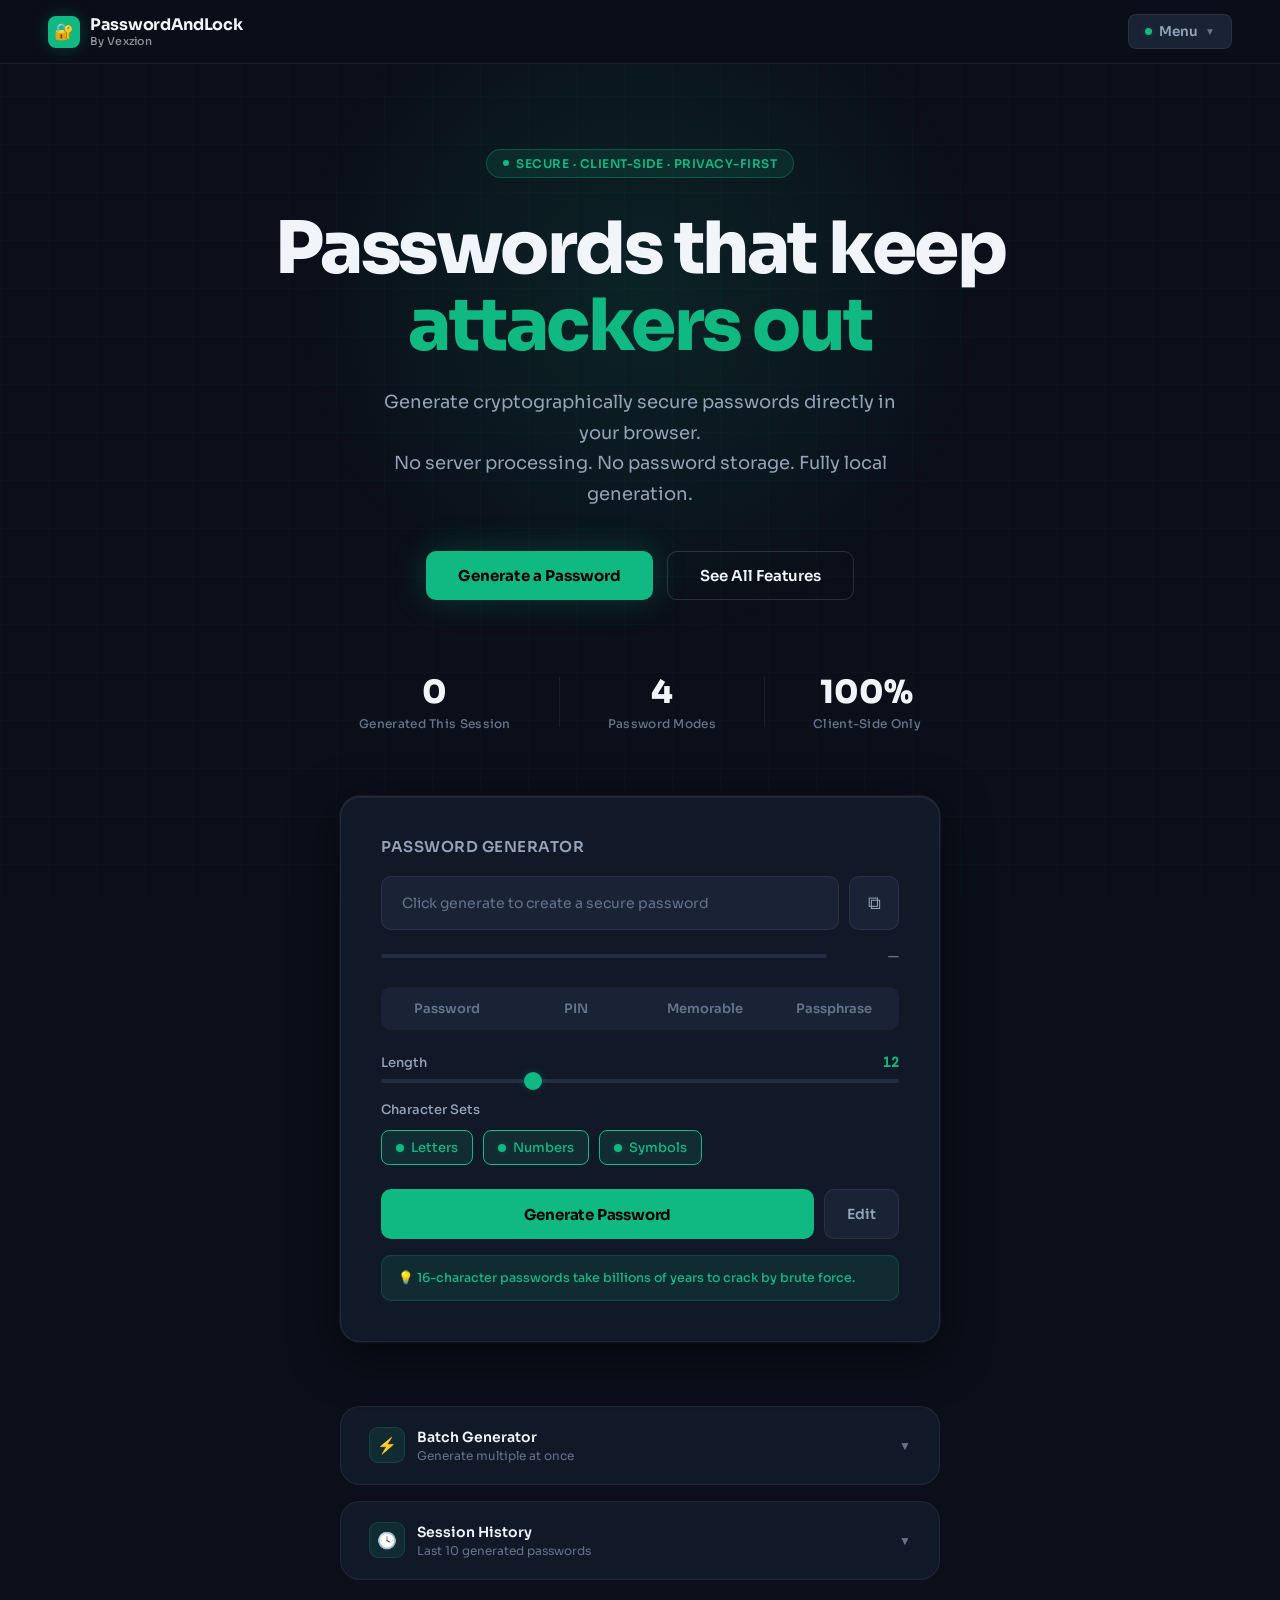
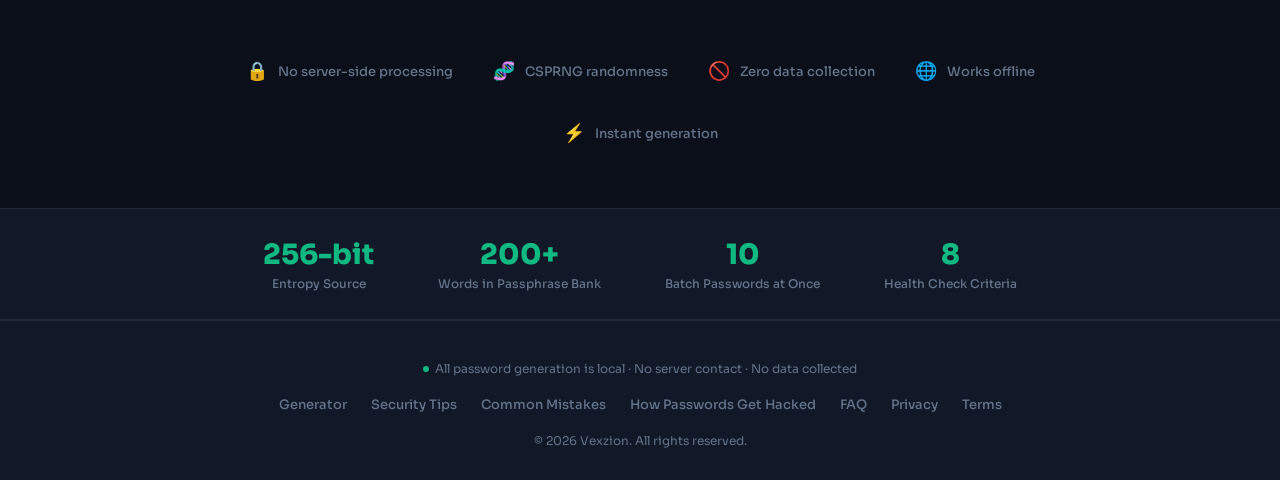
<file: index.html>
<!DOCTYPE html>
<html lang="en">
<head>
<meta charset="UTF-8">
<meta name="viewport" content="width=device-width, initial-scale=1.0">
<title>PasswordAndLock — Secure Password Generator | Browser-Based & Privacy-First</title>
<meta name="description" content="Generate cryptographically secure passwords, PINs, passphrases and more. 100% browser-based, zero data collection, powered by the Web Cryptography API.">
<meta name="robots" content="index, follow">
<meta name="author" content="Vexzion">
<meta name="theme-color" content="#10b981">
<meta name="application-name" content="PasswordAndLock">
<meta property="og:title" content="PasswordAndLock — Secure Password Generator">
<meta property="og:description" content="Generate cryptographically secure passwords directly in your browser. No server processing. No password storage. Fully local generation.">
<meta property="og:type" content="website">
<meta property="og:url" content="https://passwordandlock.com/">
<meta property="og:site_name" content="PasswordAndLock">
<meta property="og:locale" content="en_US">
<meta name="twitter:card" content="summary">
<meta name="twitter:title" content="PasswordAndLock — Secure Password Generator">
<meta name="twitter:description" content="Generate cryptographically secure passwords directly in your browser. No server processing. No password storage. Fully local generation.">
<meta name="twitter:site" content="@VexzionTools">
<link rel="canonical" href="https://passwordandlock.com/">
<link rel="preconnect" href="https://fonts.googleapis.com">
<link rel="preconnect" href="https://fonts.gstatic.com" crossorigin>
<link href="https://fonts.googleapis.com/css2?family=Sora:wght@300;400;500;600;700;800&family=DM+Mono:wght@400;500&display=swap" rel="stylesheet">
<style>
:root {
  --bg:        #0b0f1a;
  --surface:   #111827;
  --surface2:  #1a2236;
  --surface3:  #212d43;
  --border:    rgba(255,255,255,0.07);
  --border-h:  rgba(255,255,255,0.14);
  --text:      #f1f5f9;
  --text-2:    #94a3b8;
  --text-3:    #64748b;
  --green:     #10b981;
  --green-d:   #059669;
  --green-dim: rgba(16,185,129,0.12);
  --green-glow:rgba(16,185,129,0.25);
  --amber:     #f59e0b;
  --red:       #ef4444;
  --mono:      'DM Mono', monospace;
  --shadow-sm: 0 1px 3px rgba(0,0,0,0.4);
  --shadow-md: 0 4px 24px rgba(0,0,0,0.5);
  --shadow-lg: 0 12px 48px rgba(0,0,0,0.6);
  --radius:    14px;
  --radius-lg: 20px;
}
*, *::before, *::after { box-sizing:border-box; margin:0; padding:0; }
html { scroll-behavior:smooth; }
body {
  font-family:'Sora', sans-serif;
  background:var(--bg);
  color:var(--text);
  min-height:100vh;
  transition:background .3s, color .3s;
  overflow-x:hidden;
}
::selection { background:var(--green); color:#000; }
body::before {
  content:'';
  position:fixed; inset:0;
  background-image:
    linear-gradient(rgba(16,185,129,0.03) 1px, transparent 1px),
    linear-gradient(90deg, rgba(16,185,129,0.03) 1px, transparent 1px);
  background-size:48px 48px;
  pointer-events:none; z-index:0;
}
.page { display:none; position:relative; z-index:1; }
.page.active { display:block; }
header {
  position:sticky; top:0; z-index:200;
  background:rgba(11,15,26,0.85);
  backdrop-filter:blur(20px);
  -webkit-backdrop-filter:blur(20px);
  border-bottom:1px solid var(--border);
  padding:0 48px;
  height:64px;
  display:flex; align-items:center; justify-content:space-between;
  transition:background .3s;
}
.logo {
  display:flex; align-items:center; gap:10px;
  font-size:17px; font-weight:700; color:var(--text); letter-spacing:-.3px;
}
.logo-mark {
  width:32px; height:32px; background:var(--green);
  border-radius:8px; display:flex; align-items:center; justify-content:center;
  font-size:16px; flex-shrink:0;
  box-shadow:0 0 16px var(--green-glow);
}
nav { display:flex; align-items:center; gap:2px; }
nav a {
  padding:7px 14px; border-radius:8px;
  font-size:13.5px; font-weight:500; color:var(--text-2);
  cursor:pointer; text-decoration:none;
  transition:color .2s, background .2s;
}
nav a:hover { color:var(--text); background:var(--surface2); }
nav a.active { color:var(--green); }
.dropdown { position:relative; }
.dropdown-trigger {
  display:flex; align-items:center; gap:7px;
  padding:8px 16px; border-radius:8px;
  background:var(--surface2); border:1px solid var(--border);
  color:var(--text-2); font-size:13.5px; font-weight:600;
  cursor:pointer; transition:.2s; user-select:none;
  font-family:'Sora',sans-serif;
}
.dropdown-trigger:hover { border-color:var(--border-h); color:var(--text); }
.dropdown-trigger .dd-arrow { font-size:10px; transition:transform .25s; color:var(--text-3); }
.dropdown.open .dd-arrow { transform:rotate(180deg); }
.dropdown-trigger .dd-dot { width:7px; height:7px; border-radius:50%; background:var(--green); box-shadow:0 0 6px var(--green-glow); }
.dropdown-menu {
  position:absolute; top:calc(100% + 10px); right:0;
  background:var(--surface);
  border:1px solid var(--border);
  border-radius:var(--radius); min-width:220px;
  box-shadow:var(--shadow-lg);
  overflow:hidden;
  opacity:0; transform:translateY(-8px) scale(.97);
  pointer-events:none;
  transition:opacity .2s, transform .2s;
  z-index:300;
}
.dropdown.open .dropdown-menu { opacity:1; transform:translateY(0) scale(1); pointer-events:all; }
.dd-section-label { padding:10px 16px 6px; font-size:10.5px; font-weight:700; color:var(--text-3); letter-spacing:.8px; text-transform:uppercase; }
.dd-item {
  display:flex; align-items:center; gap:12px;
  padding:11px 16px; cursor:pointer;
  font-size:13.5px; font-weight:500; color:var(--text-2);
  transition:background .15s, color .15s;
  text-decoration:none;
}
.dd-item:hover { background:var(--surface2); color:var(--text); }
.dd-item.active-page { color:var(--green); }
.dd-item-icon { width:28px; height:28px; border-radius:7px; background:var(--surface2); display:flex; align-items:center; justify-content:center; font-size:13px; flex-shrink:0; transition:background .15s; }
.dd-item:hover .dd-item-icon { background:var(--surface3); }
.dd-divider { height:1px; background:var(--border); margin:4px 0; }
.hero {
  min-height:88vh;
  display:flex; flex-direction:column;
  align-items:center; justify-content:center;
  text-align:center;
  padding:80px 24px 120px;
  position:relative; overflow:hidden;
}
.hero-glow {
  position:absolute; top:-120px; left:50%; transform:translateX(-50%);
  width:700px; height:700px;
  background:radial-gradient(circle, rgba(16,185,129,0.12) 0%, transparent 70%);
  pointer-events:none;
}
.hero-badge {
  display:inline-flex; align-items:center; gap:7px;
  background:var(--green-dim); border:1px solid rgba(16,185,129,0.3);
  border-radius:100px; padding:6px 16px;
  font-size:12px; font-weight:600; color:var(--green);
  letter-spacing:.5px; text-transform:uppercase;
  margin-bottom:32px;
  animation:fadeUp .6s ease both;
}
.hero-badge::before { content:''; width:6px; height:6px; border-radius:50%; background:var(--green); animation:pulse 2s infinite; }
.hero h1 { font-size:clamp(38px,6vw,72px); font-weight:800; line-height:1.08; letter-spacing:-2.5px; color:var(--text); max-width:780px; margin-bottom:22px; animation:fadeUp .6s .1s ease both; }
.hero h1 em { font-style:normal; color:var(--green); position:relative; }
.hero p { font-size:18px; color:var(--text-2); line-height:1.7; max-width:520px; margin-bottom:42px; font-weight:400; animation:fadeUp .6s .2s ease both; }
.hero-cta { display:flex; gap:14px; justify-content:center; flex-wrap:wrap; animation:fadeUp .6s .3s ease both; }
.btn-primary { background:var(--green); color:#000; padding:14px 32px; border-radius:10px; font-size:15px; font-weight:700; border:none; cursor:pointer; transition:.2s; font-family:'Sora',sans-serif; box-shadow:0 0 32px var(--green-glow); }
.btn-primary:hover { background:var(--green-d); transform:translateY(-2px); box-shadow:0 0 48px var(--green-glow); }
.btn-ghost { background:transparent; color:var(--text); padding:14px 32px; border-radius:10px; font-size:15px; font-weight:600; border:1px solid var(--border-h); cursor:pointer; transition:.2s; font-family:'Sora',sans-serif; }
.btn-ghost:hover { border-color:var(--green); color:var(--green); background:var(--green-dim); }
.hero-stats { display:flex; gap:48px; margin-top:72px; justify-content:center; flex-wrap:wrap; animation:fadeUp .6s .4s ease both; }
.hero-stat .num { font-size:32px; font-weight:800; color:var(--text); }
.hero-stat .lbl { font-size:12px; color:var(--text-3); margin-top:4px; font-weight:500; letter-spacing:.3px; }
.hero-divider { width:1px; height:50px; background:var(--border); align-self:center; }
.gen-wrap { max-width:640px; margin:-60px auto 64px; padding:0 20px; position:relative; z-index:10; animation:fadeUp .5s .5s ease both; }
.gen-card { background:var(--surface); border:1px solid var(--border); border-radius:var(--radius-lg); padding:40px; box-shadow:var(--shadow-lg), 0 0 0 1px var(--border), inset 0 1px 0 rgba(255,255,255,0.05); }
.gen-card h2 { font-size:15px; font-weight:600; color:var(--text-2); letter-spacing:.5px; text-transform:uppercase; margin-bottom:20px; }
.output-row { display:flex; gap:10px; align-items:stretch; margin-bottom:18px; }
.output-field { flex:1; background:var(--surface2); border:1px solid var(--border); border-radius:10px; padding:16px 20px; font-family:var(--mono); font-size:15px; color:var(--text); outline:none; transition:border .2s; text-align:left; letter-spacing:.5px; min-width:0; }
.output-field:focus { border-color:var(--green); }
.output-field::placeholder { color:var(--text-3); font-family:'Sora',sans-serif; letter-spacing:0; font-size:14px; }
.icon-btn { width:50px; background:var(--surface2); border:1px solid var(--border); border-radius:10px; color:var(--text-2); cursor:pointer; font-size:18px; transition:.2s; flex-shrink:0; display:flex; align-items:center; justify-content:center; }
.icon-btn:hover { border-color:var(--green); color:var(--green); background:var(--green-dim); }
.strength-row { display:flex; align-items:center; gap:12px; margin-bottom:24px; }
.strength-track { flex:1; height:4px; background:var(--surface3); border-radius:4px; overflow:hidden; }
.strength-fill { height:100%; width:0%; border-radius:4px; transition:.35s; }
.strength-label { font-size:12px; font-weight:600; color:var(--text-3); min-width:60px; text-align:right; }
.type-tabs { display:flex; gap:6px; background:var(--surface2); border-radius:10px; padding:4px; margin-bottom:24px; }
.type-tabs input { display:none; }
.type-tabs label { flex:1; text-align:center; padding:9px 6px; border-radius:7px; font-size:13px; font-weight:600; color:var(--text-3); cursor:pointer; transition:.2s; user-select:none; }
.type-tabs input:checked + label { background:var(--surface); color:var(--green); box-shadow:var(--shadow-sm); }
.type-tabs label:hover { color:var(--text-2); }
.options-grid { display:grid; gap:18px; margin-bottom:24px; }
.opt-row { display:flex; flex-direction:column; gap:8px; }
.opt-label { display:flex; justify-content:space-between; font-size:13px; color:var(--text-2); font-weight:500; }
.opt-label span { color:var(--green); font-weight:700; font-family:var(--mono); }
input[type="range"] { width:100%; appearance:none; height:4px; background:var(--surface3); border-radius:4px; outline:none; cursor:pointer; }
input[type="range"]::-webkit-slider-thumb { appearance:none; width:18px; height:18px; border-radius:50%; background:var(--green); cursor:pointer; box-shadow:0 0 8px var(--green-glow); }
.checks-row { display:flex; gap:10px; flex-wrap:wrap; }
.check-pill { display:flex; align-items:center; gap:7px; background:var(--surface2); border:1px solid var(--border); border-radius:8px; padding:8px 14px; cursor:pointer; font-size:13px; font-weight:500; color:var(--text-2); transition:.2s; user-select:none; }
.check-pill input { display:none; }
.check-pill.active { border-color:var(--green); color:var(--green); background:var(--green-dim); }
.check-pill .pill-dot { width:8px; height:8px; border-radius:50%; background:var(--surface3); transition:.2s; flex-shrink:0; }
.check-pill.active .pill-dot { background:var(--green); box-shadow:0 0 6px var(--green-glow); }
.gen-actions { display:flex; gap:10px; }
.btn-gen { flex:1; background:var(--green); color:#000; border:none; border-radius:10px; padding:15px; font-size:15px; font-weight:700; cursor:pointer; font-family:'Sora',sans-serif; transition:.2s; letter-spacing:-.2px; }
.btn-gen:hover { background:var(--green-d); transform:translateY(-1px); box-shadow:0 4px 20px var(--green-glow); }
.btn-edit { background:var(--surface2); color:var(--text-2); border:1px solid var(--border); border-radius:10px; padding:15px 22px; font-size:14px; font-weight:600; cursor:pointer; font-family:'Sora',sans-serif; transition:.2s; }
.btn-edit:hover { border-color:var(--border-h); color:var(--text); }
.tip-bar { margin-top:16px; background:var(--green-dim); border:1px solid rgba(16,185,129,0.2); border-radius:10px; padding:12px 16px; font-size:12.5px; color:var(--green); font-weight:500; line-height:1.6; transition:opacity .4s; }
.health-panel { display:none; margin-top:20px; border-top:1px solid var(--border); padding-top:20px; }
.health-header { display:flex; justify-content:space-between; align-items:center; margin-bottom:12px; }
.health-header span { font-size:13px; font-weight:600; color:var(--text-2); }
.health-score { font-size:13px; font-weight:700; }
.health-bar-track { height:6px; background:var(--surface3); border-radius:6px; overflow:hidden; margin-bottom:14px; }
.health-bar-fill { height:100%; border-radius:6px; transition:.4s; }
.health-checks-grid { display:grid; grid-template-columns:1fr 1fr; gap:6px; }
.hc-item { display:flex; align-items:center; gap:8px; font-size:12px; color:var(--text-3); }
.hc-dot { width:8px; height:8px; border-radius:50%; flex-shrink:0; }
.hc-dot.pass { background:#22c55e; }
.hc-dot.fail { background:#ef4444; opacity:.5; }
.hc-item.pass-item { color:var(--text-2); }
.panels-wrap { max-width:640px; margin:0 auto 80px; padding:0 20px; display:flex; flex-direction:column; gap:16px; }
.panel { background:var(--surface); border:1px solid var(--border); border-radius:var(--radius-lg); overflow:hidden; }
.panel-header { padding:20px 28px; display:flex; align-items:center; justify-content:space-between; cursor:pointer; border-bottom:1px solid transparent; transition:.2s; }
.panel-header.open { border-bottom-color:var(--border); }
.panel-header-left { display:flex; align-items:center; gap:12px; }
.panel-icon { width:36px; height:36px; border-radius:9px; background:var(--green-dim); color:var(--green); display:flex; align-items:center; justify-content:center; font-size:16px; border:1px solid rgba(16,185,129,0.2); }
.panel-title { font-size:14px; font-weight:600; color:var(--text); }
.panel-subtitle { font-size:12px; color:var(--text-3); margin-top:2px; }
.panel-chevron { color:var(--text-3); transition:transform .25s; font-size:12px; }
.panel-header.open .panel-chevron { transform:rotate(180deg); }
.panel-body { padding:0; max-height:0; overflow:hidden; transition:max-height .35s ease, padding .2s; }
.panel-body.open { max-height:800px; padding:24px 28px; }
.batch-controls { display:flex; gap:10px; align-items:center; flex-wrap:wrap; margin-bottom:16px; }
.batch-controls label { font-size:13px; color:var(--text-2); font-weight:500; }
.batch-controls select { padding:8px 14px; border-radius:8px; background:var(--surface2); border:1px solid var(--border); color:var(--text); font-size:13px; cursor:pointer; outline:none; font-family:'Sora',sans-serif; }
.batch-controls select:focus { border-color:var(--green); }
.batch-btn { background:var(--green); color:#000; border:none; padding:9px 20px; border-radius:8px; font-size:13px; font-weight:700; cursor:pointer; font-family:'Sora',sans-serif; transition:.2s; }
.batch-btn:hover { background:var(--green-d); }
.batch-list { list-style:none; display:flex; flex-direction:column; gap:8px; }
.batch-item { display:flex; align-items:center; gap:10px; background:var(--surface2); border:1px solid var(--border); border-radius:10px; padding:12px 16px; font-family:var(--mono); font-size:13px; color:var(--text-2); }
.batch-item span { flex:1; min-width:0; overflow:hidden; text-overflow:ellipsis; white-space:nowrap; }
.batch-item-btn { background:transparent; border:1px solid var(--border); color:var(--text-3); padding:4px 12px; border-radius:6px; font-size:11px; font-weight:600; cursor:pointer; font-family:'Sora',sans-serif; transition:.2s; flex-shrink:0; }
.batch-item-btn:hover { border-color:var(--green); color:var(--green); }
.batch-item-btn.use-btn:hover { background:var(--green); color:#000; border-color:var(--green); }
.history-list { list-style:none; display:flex; flex-direction:column; gap:7px; }
.history-item { display:flex; align-items:center; gap:10px; background:var(--surface2); border:1px solid var(--border); border-radius:10px; padding:11px 16px; font-family:var(--mono); font-size:13px; color:var(--text-2); }
.history-item span { flex:1; min-width:0; overflow:hidden; text-overflow:ellipsis; white-space:nowrap; }
.hist-copy-btn { background:transparent; border:1px solid var(--border); color:var(--text-3); padding:4px 12px; border-radius:6px; font-size:11px; font-weight:600; cursor:pointer; font-family:'Sora',sans-serif; transition:.2s; flex-shrink:0; }
.hist-copy-btn:hover { border-color:var(--green); color:var(--green); }
.history-empty { font-size:13px; color:var(--text-3); text-align:center; padding:16px 0; }
.panel-footer-actions { display:flex; gap:8px; margin-top:16px; }
.panel-footer-btn { background:var(--surface2); border:1px solid var(--border); color:var(--text-2); padding:9px 18px; border-radius:8px; font-size:12px; font-weight:600; cursor:pointer; font-family:'Sora',sans-serif; transition:.2s; }
.panel-footer-btn:hover { border-color:var(--border-h); color:var(--text); }
.panel-footer-btn.download { background:var(--green-dim); border-color:rgba(16,185,129,0.3); color:var(--green); }
.panel-footer-btn.download:hover { background:var(--green); color:#000; border-color:var(--green); }
.page-hero { text-align:center; padding:80px 24px 60px; position:relative; }
.page-hero h1 { font-size:clamp(28px,5vw,48px); font-weight:800; letter-spacing:-1.5px; margin-bottom:14px; }
.page-hero p { font-size:17px; color:var(--text-2); max-width:500px; margin:0 auto; line-height:1.7; }
.features-grid { max-width:1000px; margin:0 auto 80px; padding:0 24px; display:grid; grid-template-columns:repeat(auto-fill,minmax(280px,1fr)); gap:16px; }
.feat-card { background:var(--surface); border:1px solid var(--border); border-radius:var(--radius); padding:28px; transition:border-color .2s, transform .2s; }
.feat-card:hover { border-color:var(--border-h); transform:translateY(-3px); }
.feat-icon { font-size:28px; margin-bottom:14px; }
.feat-card h3 { font-size:16px; font-weight:700; margin-bottom:8px; color:var(--text); }
.feat-card p { font-size:13.5px; color:var(--text-2); line-height:1.65; }
.tips-wrap { max-width:760px; margin:0 auto 80px; padding:0 24px; }
.tip-item { display:flex; gap:20px; padding:24px 0; border-bottom:1px solid var(--border); }
.tip-item:last-child { border-bottom:none; }
.tip-num-badge { width:40px; height:40px; border-radius:10px; background:var(--green-dim); border:1px solid rgba(16,185,129,0.25); color:var(--green); font-size:14px; font-weight:800; display:flex; align-items:center; justify-content:center; flex-shrink:0; font-family:var(--mono); }
.tip-text h4 { font-size:15px; font-weight:700; margin-bottom:6px; color:var(--text); }
.tip-text p { font-size:14px; color:var(--text-2); line-height:1.7; }
.faq-wrap { max-width:760px; margin:0 auto 80px; padding:0 24px; }
.faq-item { border-bottom:1px solid var(--border); }
.faq-q { display:flex; justify-content:space-between; align-items:center; padding:20px 4px; cursor:pointer; font-size:15px; font-weight:600; color:var(--text); transition:color .2s; user-select:none; gap:16px; }
.faq-q:hover { color:var(--green); }
.faq-arrow { color:var(--text-3); font-size:11px; transition:transform .25s; flex-shrink:0; }
.faq-item.open .faq-arrow { transform:rotate(180deg); color:var(--green); }
.faq-item.open .faq-q { color:var(--green); }
.faq-a { max-height:0; overflow:hidden; transition:max-height .35s ease, padding .2s; font-size:14px; color:var(--text-2); line-height:1.75; padding:0 4px; }
.faq-item.open .faq-a { max-height:250px; padding:0 4px 20px; }
.faq-a code { font-family:var(--mono); font-size:12.5px; background:var(--surface2); border:1px solid var(--border); padding:2px 8px; border-radius:5px; color:var(--green); }
.tos-wrap { max-width:760px; margin:0 auto 80px; padding:0 24px; }
.tos-wrap h3 { font-size:14px; font-weight:700; color:var(--green); text-transform:uppercase; letter-spacing:.6px; margin:36px 0 10px; border-left:3px solid var(--green); padding-left:14px; }
.tos-wrap p { font-size:14px; color:var(--text-2); line-height:1.8; margin-bottom:10px; }
.tos-wrap ul { padding-left:20px; margin:8px 0 12px; }
.tos-wrap ul li { font-size:14px; color:var(--text-2); line-height:1.9; }
.tos-date { font-size:13px; color:var(--text-3); text-align:center; margin-bottom:48px; display:block; }
.trust-bar { display:flex; justify-content:center; align-items:center; gap:40px; flex-wrap:wrap; max-width:900px; margin:0 auto 64px; padding:0 24px; }
.trust-item { display:flex; align-items:center; gap:10px; font-size:13px; font-weight:500; color:var(--text-3); }
.trust-icon { font-size:18px; }
.stats-strip { background:var(--surface); border-top:1px solid var(--border); border-bottom:1px solid var(--border); padding:28px 24px; margin-bottom:0; display:flex; justify-content:center; gap:64px; flex-wrap:wrap; }
.stat-item { text-align:center; }
.stat-item .s-num { font-size:28px; font-weight:800; color:var(--green); font-family:'Sora',sans-serif; }
.stat-item .s-lbl { font-size:12px; color:var(--text-3); margin-top:4px; font-weight:500; }

/* ═══ COMMON MISTAKES ═══ */
.mistakes-wrap { max-width:760px; margin:0 auto 80px; padding:0 24px; }
.mistake-card { background:var(--surface); border:1px solid var(--border); border-radius:var(--radius); padding:24px 28px; margin-bottom:14px; display:flex; gap:20px; align-items:flex-start; transition:border-color .2s; }
.mistake-card:hover { border-color:var(--border-h); }
.mistake-num { width:36px; height:36px; border-radius:9px; background:rgba(239,68,68,0.12); border:1px solid rgba(239,68,68,0.25); color:#ef4444; font-size:14px; font-weight:800; display:flex; align-items:center; justify-content:center; flex-shrink:0; font-family:var(--mono); }
.mistake-body h4 { font-size:15px; font-weight:700; color:var(--text); margin-bottom:6px; }
.mistake-body p { font-size:13.5px; color:var(--text-2); line-height:1.7; margin:0 0 8px; }
.mistake-fix { display:inline-flex; align-items:center; gap:6px; font-size:12px; font-weight:600; color:var(--green); background:var(--green-dim); border:1px solid rgba(16,185,129,0.2); padding:4px 12px; border-radius:20px; }

/* ═══ HACKED PAGE ═══ */
.hacked-wrap { max-width:760px; margin:0 auto 80px; padding:0 24px; }
.hack-card { background:var(--surface); border:1px solid rgba(239,68,68,0.15); border-radius:var(--radius); padding:24px 28px; margin-bottom:14px; display:flex; gap:20px; align-items:flex-start; transition:border-color .2s; }
.hack-card:hover { border-color:rgba(239,68,68,0.35); }
.hack-num { width:40px; height:40px; border-radius:10px; background:rgba(239,68,68,0.1); border:1px solid rgba(239,68,68,0.25); color:#ef4444; font-size:14px; font-weight:800; display:flex; align-items:center; justify-content:center; flex-shrink:0; font-family:var(--mono); }
.hack-body h4 { font-size:15px; font-weight:700; color:var(--text); margin-bottom:6px; }
.hack-body p { font-size:13.5px; color:var(--text-2); line-height:1.7; margin:0 0 8px; }
.hack-protect { display:inline-flex; align-items:center; gap:6px; font-size:12px; font-weight:600; color:var(--green); background:var(--green-dim); border:1px solid rgba(16,185,129,0.2); padding:4px 12px; border-radius:20px; }
.hacked-intro { background:rgba(239,68,68,0.07); border:1px solid rgba(239,68,68,0.18); border-radius:var(--radius); padding:20px 24px; margin-bottom:32px; font-size:14px; color:var(--text-2); line-height:1.7; }
.hacked-intro strong { color:var(--red); }

.privacy-wrap { max-width:760px; margin:0 auto 80px; padding:0 24px; }
.privacy-wrap h3 { font-size:14px; font-weight:700; color:var(--green); text-transform:uppercase; letter-spacing:.6px; margin:36px 0 10px; border-left:3px solid var(--green); padding-left:14px; }
.privacy-wrap p { font-size:14px; color:var(--text-2); line-height:1.8; margin-bottom:10px; }
.privacy-wrap ul { padding-left:20px; margin:8px 0 12px; }
.privacy-wrap ul li { font-size:14px; color:var(--text-2); line-height:1.9; }
footer { border-top:1px solid var(--border); padding:40px 48px 32px; display:flex; flex-direction:column; align-items:center; gap:20px; background:var(--surface); position:relative; z-index:1; }
.footer-links { display:flex; gap:24px; flex-wrap:wrap; justify-content:center; }
.footer-links a { font-size:13px; font-weight:500; color:var(--text-3); cursor:pointer; text-decoration:none; transition:color .2s; }
.footer-links a:hover { color:var(--green); }
.footer-copy { font-size:12px; color:var(--text-3); }
.footer-trust { display:flex; align-items:center; gap:6px; font-size:12px; color:var(--text-3); }
.footer-trust-dot { width:6px; height:6px; border-radius:50%; background:var(--green); animation:pulse 2s infinite; }
.toast { position:fixed; bottom:28px; right:28px; z-index:999; background:var(--surface); border:1px solid var(--border); border-radius:12px; padding:14px 20px; font-size:13.5px; font-weight:600; color:var(--text); box-shadow:var(--shadow-lg); display:flex; align-items:center; gap:10px; opacity:0; transform:translateY(12px); transition:opacity .25s, transform .25s; pointer-events:none; }
.toast.show { opacity:1; transform:translateY(0); }
.toast-dot { width:8px; height:8px; border-radius:50%; flex-shrink:0; }
.toast.success .toast-dot { background:#22c55e; }
.toast.info .toast-dot { background:var(--green); }
.toast.warn .toast-dot { background:var(--amber); }
@keyframes fadeUp { from { opacity:0; transform:translateY(20px); } to { opacity:1; transform:translateY(0); } }
@keyframes pulse { 0%,100% { opacity:1; } 50% { opacity:.4; } }
@media(max-width:768px){
  header { padding:0 20px; }
  nav { display:none; }
  .hero { padding:60px 20px 100px; }
  .hero h1 { letter-spacing:-1.5px; }
  .hero-divider { display:none; }
  .gen-wrap { margin:-40px auto 48px; }
  .gen-card { padding:28px 22px; }
  .hero-stats { gap:28px; }
  .type-tabs { flex-wrap:wrap; }
  .type-tabs label { min-width:80px; }
  .features-grid { grid-template-columns:1fr; }
  footer { padding:32px 20px; }
  .health-checks-grid { grid-template-columns:1fr; }
  .batch-controls { flex-direction:column; align-items:flex-start; }
}
</style>
</head>
<body>

<div class="toast" id="toast"><div class="toast-dot"></div><span id="toast-msg"></span></div>

<header>
  <div class="logo">
    <div class="logo-mark">🔐</div>
    <div>
      <div style="font-size:16px;font-weight:700;line-height:1.2;">PasswordAndLock</div>
      <div style="font-size:11px;font-weight:500;color:rgba(255,255,255,0.55);letter-spacing:.3px;">By Vexzion</div>
    </div>
  </div>
  <div class="dropdown" id="mainDropdown">
    <div class="dropdown-trigger" onclick="toggleDropdown()">
      <div class="dd-dot"></div>
      Menu
      <span class="dd-arrow">▼</span>
    </div>
    <div class="dropdown-menu">
      <div class="dd-section-label">Navigation</div>
      <div class="dd-item" id="dd-home" onclick="ddNav('home')"><div class="dd-item-icon">⚡</div>Generator</div>
      <div class="dd-item" id="dd-about" onclick="ddNav('about')"><div class="dd-item-icon">✦</div>Features</div>
      <div class="dd-divider"></div>
      <div class="dd-section-label">Resources</div>
      <div class="dd-item" id="dd-tips" onclick="ddNav('tips')"><div class="dd-item-icon">🛡</div>Security Tips</div>
      <div class="dd-item" id="dd-mistakes" onclick="ddNav('mistakes')"><div class="dd-item-icon">⚠️</div>Common Mistakes</div>
      <div class="dd-item" id="dd-hacked" onclick="ddNav('hacked')"><div class="dd-item-icon">💀</div>How Passwords Get Hacked</div>
      <div class="dd-item" id="dd-faq" onclick="ddNav('faq')"><div class="dd-item-icon">❓</div>FAQ</div>
      <div class="dd-divider"></div>
      <div class="dd-section-label">Legal</div>
      <div class="dd-item" id="dd-privacy" onclick="ddNav('privacy')"><div class="dd-item-icon">🔏</div>Privacy Policy</div>
      <div class="dd-item" id="dd-tos" onclick="ddNav('tos')"><div class="dd-item-icon">📄</div>Terms of Service</div>
    </div>
  </div>
</header>

<!-- ══════════ HOME ══════════ -->
<section id="home" class="page active">
  <div class="hero">
    <div class="hero-glow"></div>
    <div class="hero-badge">Secure · Client-Side · Privacy-First</div>
    <h1>Passwords that keep<br><em>attackers out</em></h1>
    <p>Generate cryptographically secure passwords directly in your browser.<br>No server processing. No password storage. Fully local generation.</p>
    <div class="hero-cta">
      <button class="btn-primary" onclick="document.getElementById('gen-section').scrollIntoView({behavior:'smooth'})">Generate a Password</button>
      <button class="btn-ghost" onclick="showPage('about')">See All Features</button>
    </div>
    <div class="hero-stats">
      <div class="hero-stat"><div class="num" id="sessionCount">0</div><div class="lbl">Generated This Session</div></div>
      <div class="hero-divider"></div>
      <div class="hero-stat"><div class="num">4</div><div class="lbl">Password Modes</div></div>
      <div class="hero-divider"></div>
      <div class="hero-stat"><div class="num">100%</div><div class="lbl">Client-Side Only</div></div>
    </div>
  </div>

  <div class="gen-wrap" id="gen-section">
    <div class="gen-card">
      <h2>Password Generator</h2>
      <div class="output-row">
        <input type="text" class="output-field" id="output" placeholder="Click generate to create a secure password" readonly>
        <button class="icon-btn" id="copyButton" onclick="copyToClipboard()" title="Copy">⧉</button>
      </div>
      <div class="strength-row">
        <div class="strength-track"><div class="strength-fill" id="strengthFill"></div></div>
        <div class="strength-label" id="strengthText">—</div>
      </div>
      <div class="health-panel" id="healthPanel">
        <div class="health-header">
          <span>Password Health</span>
          <span class="health-score" id="healthScore"></span>
        </div>
        <div class="health-bar-track"><div class="health-bar-fill" id="healthBar"></div></div>
        <div class="health-checks-grid" id="healthChecks"></div>
        <div style="height:20px;"></div>
        <div style="width:100%; height:1px; background:var(--border);"></div>
        <div style="height:20px;"></div>
      </div>
      <div class="type-tabs">
        <input type="radio" name="type" id="tPass" value="password"><label for="tPass">Password</label>
        <input type="radio" name="type" id="tPin" value="pin"><label for="tPin">PIN</label>
        <input type="radio" name="type" id="tMem" value="memorable"><label for="tMem">Memorable</label>
        <input type="radio" name="type" id="tPhrase" value="passphrase"><label for="tPhrase">Passphrase</label>
      </div>
      <div class="options-grid">
        <div class="opt-row">
          <div class="opt-label">Length <span id="lenVal">12</span></div>
          <input type="range" id="lenSlider" min="4" max="32" value="12">
        </div>
        <div class="opt-row">
          <div class="opt-label" style="margin-bottom:4px;">Character Sets</div>
          <div class="checks-row">
            <label class="check-pill active" id="pillLetters"><input type="checkbox" id="letters" checked><div class="pill-dot"></div>Letters</label>
            <label class="check-pill active" id="pillNumbers"><input type="checkbox" id="numbers" checked><div class="pill-dot"></div>Numbers</label>
            <label class="check-pill active" id="pillSymbols"><input type="checkbox" id="symbols" checked><div class="pill-dot"></div>Symbols</label>
          </div>
        </div>
      </div>
      <div class="gen-actions">
        <button class="btn-gen" onclick="generateSelected()">Generate Password</button>
        <button class="btn-edit" onclick="editGenerated()">Edit</button>
      </div>
      <div class="tip-bar" id="tipBar"></div>
    </div>
  </div>

  <div class="panels-wrap">
    <div class="panel">
      <div class="panel-header" onclick="togglePanel(this)">
        <div class="panel-header-left">
          <div class="panel-icon">⚡</div>
          <div><div class="panel-title">Batch Generator</div><div class="panel-subtitle">Generate multiple at once</div></div>
        </div>
        <span class="panel-chevron">▼</span>
      </div>
      <div class="panel-body">
        <div class="batch-controls">
          <label>Count:</label>
          <select id="batchCount">
            <option value="3">3 passwords</option>
            <option value="5" selected>5 passwords</option>
            <option value="10">10 passwords</option>
          </select>
          <button class="batch-btn" onclick="generateBatch()">Generate</button>
        </div>
        <ul class="batch-list" id="batchList"></ul>
      </div>
    </div>
    <div class="panel">
      <div class="panel-header" onclick="togglePanel(this)">
        <div class="panel-header-left">
          <div class="panel-icon">🕓</div>
          <div><div class="panel-title">Session History</div><div class="panel-subtitle">Last 10 generated passwords</div></div>
        </div>
        <span class="panel-chevron">▼</span>
      </div>
      <div class="panel-body">
        <ul class="history-list" id="historyList"><li class="history-empty">No passwords generated yet.</li></ul>
        <div class="panel-footer-actions">
          <button class="panel-footer-btn" onclick="clearHistory()">Clear</button>
          <button class="panel-footer-btn download" onclick="downloadHistory()">↓ Export .txt</button>
        </div>
      </div>
    </div>
  </div>

  <div class="trust-bar" style="margin-top:48px;">
    <div class="trust-item"><span class="trust-icon">🔒</span> No server-side processing</div>
    <div class="trust-item"><span class="trust-icon">🧬</span> CSPRNG randomness</div>
    <div class="trust-item"><span class="trust-icon">🚫</span> Zero data collection</div>
    <div class="trust-item"><span class="trust-icon">🌐</span> Works offline</div>
    <div class="trust-item"><span class="trust-icon">⚡</span> Instant generation</div>
  </div>

  <div class="stats-strip">
    <div class="stat-item"><div class="s-num">256-bit</div><div class="s-lbl">Entropy Source</div></div>
    <div class="stat-item"><div class="s-num">200+</div><div class="s-lbl">Words in Passphrase Bank</div></div>
    <div class="stat-item"><div class="s-num">10</div><div class="s-lbl">Batch Passwords at Once</div></div>
    <div class="stat-item"><div class="s-num">8</div><div class="s-lbl">Health Check Criteria</div></div>
  </div>
</section>

<!-- ══════════ ABOUT ══════════ -->
<section id="about" class="page">
  <div class="page-hero">
    <h1>Built for <em style="color:var(--green)">real security</em></h1>
    <p>Every feature was designed with one goal: giving you passwords that actually protect you.</p>
  </div>
  <div class="features-grid">
    <div class="feat-card"><div class="feat-icon">🔑</div><h3>Cryptographic Randomness</h3><p>Uses <code style="font-family:var(--mono);font-size:12px;background:var(--surface2);padding:1px 6px;border-radius:4px;color:var(--green)">window.crypto.getRandomValues()</code> — the same API used by browsers for TLS. No predictable patterns.</p></div>
    <div class="feat-card"><div class="feat-icon">🚫</div><h3>Zero Server Contact</h3><p>Your passwords never leave your device. No APIs, no logs, no telemetry. What you generate stays with you.</p></div>
    <div class="feat-card"><div class="feat-icon">🔤</div><h3>Four Password Modes</h3><p>Standard passwords, numeric PINs, memorable word-based combinations, and secure passphrases — for every use case.</p></div>
    <div class="feat-card"><div class="feat-icon">🩺</div><h3>8-Point Health Analysis</h3><p>Instant analysis across length, character variety, pattern detection, and repetition — displayed with every generation.</p></div>
    <div class="feat-card"><div class="feat-icon">⚡</div><h3>Batch Generation</h3><p>Generate up to 10 passwords simultaneously. Compare and select the best fit with a single click.</p></div>
    <div class="feat-card"><div class="feat-icon">📂</div><h3>Session History & Export</h3><p>Review your last 10 generated passwords. Export the full session as a plain-text file for secure offline storage.</p></div>
    <div class="feat-card"><div class="feat-icon">📱</div><h3>Fully Responsive</h3><p>Works flawlessly on desktop, tablet, and mobile. No installs, no accounts, no friction.</p></div>
    <div class="feat-card"><div class="feat-icon">✏️</div><h3>Editable Output</h3><p>Generated a good password but want to tweak it? Unlock and edit — the strength meter updates live as you type.</p></div>
  </div>
</section>

<!-- ══════════ TIPS ══════════ -->
<section id="tips" class="page">
  <div class="page-hero">
    <h1>Security <em style="color:var(--green)">best practices</em></h1>
    <p>Ten habits that separate secure accounts from compromised ones.</p>
  </div>
  <div class="tips-wrap">
    <div class="tip-item"><div class="tip-num-badge">01</div><div class="tip-text"><h4>Never reuse passwords</h4><p>A single breach can cascade across every account sharing that password. Each account deserves a unique credential.</p></div></div>
    <div class="tip-item"><div class="tip-num-badge">02</div><div class="tip-text"><h4>Use a password manager</h4><p>Bitwarden, 1Password, and Dashlane let you maintain hundreds of unique passwords without memorizing a single one.</p></div></div>
    <div class="tip-item"><div class="tip-num-badge">03</div><div class="tip-text"><h4>Enable two-factor authentication</h4><p>2FA ensures that even a leaked password cannot grant access without a second factor only you possess.</p></div></div>
    <div class="tip-item"><div class="tip-num-badge">04</div><div class="tip-text"><h4>Longer passwords are exponentially stronger</h4><p>Moving from 8 to 16 characters doesn't double security — it raises the difficulty by trillions of iterations.</p></div></div>
    <div class="tip-item"><div class="tip-num-badge">05</div><div class="tip-text"><h4>Never include personal information</h4><p>Names, birthdays, and pet names are the first entries in any dictionary attack. Avoid all predictable associations.</p></div></div>
    <div class="tip-item"><div class="tip-num-badge">06</div><div class="tip-text"><h4>Monitor breach databases</h4><p>HaveIBeenPwned.com indexes billions of compromised credentials. Check your accounts regularly and rotate on hits.</p></div></div>
    <div class="tip-item"><div class="tip-num-badge">07</div><div class="tip-text"><h4>Recognize phishing attempts</h4><p>Legitimate organizations never request credentials via email, SMS, or unsolicited links. Verify URLs before entering any password.</p></div></div>
    <div class="tip-item"><div class="tip-num-badge">08</div><div class="tip-text"><h4>Segment your email identities</h4><p>Using a dedicated email for sensitive accounts limits exposure when lower-priority accounts are compromised.</p></div></div>
    <div class="tip-item"><div class="tip-num-badge">09</div><div class="tip-text"><h4>Always log out on shared devices</h4><p>Session tokens can persist after browser close on some configurations. Always explicit logout on public machines.</p></div></div>
    <div class="tip-item"><div class="tip-num-badge">10</div><div class="tip-text"><h4>Keep software updated</h4><p>Unpatched systems are the most common attack vector. OS and browser updates close vulnerabilities that no password can defend against.</p></div></div>
  </div>
</section>

<!-- ══════════ FAQ ══════════ -->
<section id="faq" class="page">
  <div class="page-hero">
    <h1>Frequently asked <em style="color:var(--green)">questions</em></h1>
    <p>Everything you need to know about how PasswordAndLock works.</p>
  </div>
  <div class="faq-wrap">
    <div class="faq-item"><div class="faq-q" onclick="toggleFaq(this)">Are my passwords stored anywhere?<span class="faq-arrow">▼</span></div><div class="faq-a">No. PasswordAndLock runs entirely within your browser. Nothing is transmitted to any server, logged, or persisted beyond your session. Closing the tab erases everything.</div></div>
    <div class="faq-item"><div class="faq-q" onclick="toggleFaq(this)">How is randomness generated?<span class="faq-arrow">▼</span></div><div class="faq-a">We use <code>window.crypto.getRandomValues()</code> — the browser's cryptographically secure pseudorandom number generator (CSPRNG). This is the same engine browsers use for TLS, not the predictable <code>Math.random()</code>.</div></div>
    <div class="faq-item"><div class="faq-q" onclick="toggleFaq(this)">What is the difference between the four modes?<span class="faq-arrow">▼</span></div><div class="faq-a">Password generates a random character mix. PIN generates digits only. Memorable combines dictionary words into something pronounceable. Passphrase generates a word sequence separated by a character — high entropy with human readability.</div></div>
    <div class="faq-item"><div class="faq-q" onclick="toggleFaq(this)">What password length should I use?<span class="faq-arrow">▼</span></div><div class="faq-a">16+ characters for standard accounts. 20+ for email, banking, and password manager master passwords. PINs follow the service's own constraints, typically 4–8 digits.</div></div>
    <div class="faq-item"><div class="faq-q" onclick="toggleFaq(this)">What does the health checker evaluate?<span class="faq-arrow">▼</span></div><div class="faq-a">Eight criteria: minimum 8 characters, minimum 12 characters, uppercase presence, lowercase presence, digit presence, symbol presence, absence of common patterns (123, qwerty, password), and absence of character repetition (aaa).</div></div>
    <div class="faq-item"><div class="faq-q" onclick="toggleFaq(this)">Can I edit a generated password?<span class="faq-arrow">▼</span></div><div class="faq-a">Yes. Click Edit to unlock the output field. The strength meter and health panel update in real time as you type, so you can see the impact of any change immediately.</div></div>
    <div class="faq-item"><div class="faq-q" onclick="toggleFaq(this)">What is the Batch Generator?<span class="faq-arrow">▼</span></div><div class="faq-a">It generates 3, 5, or 10 passwords simultaneously using your current settings. Each result can be copied or loaded into the main field with one click.</div></div>
    <div class="faq-item"><div class="faq-q" onclick="toggleFaq(this)">Is PasswordAndLock free?<span class="faq-arrow">▼</span></div><div class="faq-a">Completely free. No account, no subscription, no ads, no limits. Every feature is available to everyone.</div></div>
  </div>
</section>

<!-- ══════════ TOS ══════════ -->
<section id="tos" class="page">
  <div class="page-hero"><h1>Terms of <em style="color:var(--green)">Service</em></h1></div>
  <div class="tos-wrap">
    <span class="tos-date">Effective Date: March 22, 2026</span>
    <p>Welcome to <strong>PasswordAndLock</strong> ("Company," "we," "our," or "us"). These Terms of Service ("Terms") govern your access to and use of our password generator website (the "Service"). By using the Service, you agree to be bound by these Terms.</p>
    <h3>1. Eligibility</h3><p>The Service is intended only for individuals 13 years of age or older. By using it, you confirm you meet this requirement and have the legal capacity to agree to these Terms. Users under 13 are not permitted to use the Service.</p>
    <h3>2. Description of Service</h3><p>PasswordAndLock provides a browser-based tool that generates secure passwords for informational and personal use. We do not guarantee immunity from unauthorized access or cyber threats.</p>
    <h3>3. User Responsibilities</h3><p>You agree to take sole responsibility for how you use generated passwords, to refrain from illegal or harmful activities, not to attempt to exploit or reverse-engineer the Service, and to securely store any passwords you generate.</p>
    <h3>4. No Storage of Passwords</h3><p>All password generation occurs locally in your browser. Passwords are never stored, saved, or transmitted to our servers. You acknowledge no system is completely secure.</p>
    <h3>5. Disclaimer of Warranties</h3><p>The Service is provided "as is" and "as available." We make no warranties regarding fitness for purpose, reliability, availability, or the security strength of generated passwords. Use is at your own risk.</p>
    <h3>6. Limitation of Liability</h3><p>To the fullest extent permitted by law, we are not liable for hacked accounts, data breaches, or security failures from using generated passwords, nor for indirect, incidental, or consequential damages including loss of data, loss of profits, or unauthorized account access.</p>
    <h3>7. Intellectual Property</h3><p>All content on the Service — design, code, branding, and features — is owned by PasswordAndLock and protected under applicable laws. You may not copy, modify, distribute, or recreate any part without permission.</p>
    <h3>8. Acceptable Use</h3><p>You may not use the Service for hacking, phishing, or illegal activity; to gain unauthorized system access; or to deploy bots or scrapers. Violations may result in access restrictions or legal action.</p>
    <h3>9. Third-Party Services</h3><p>The Service may rely on third-party hosting. We are not responsible for third-party outages, security vulnerabilities, or external service practices.</p>
    <h3>10. Privacy</h3><p>We aim to collect minimal or no personal data. Basic analytics or hosting-related data may be collected automatically. Your use of the Service is also subject to our Privacy Policy.</p>
    <h3>11. Termination</h3><p>We may suspend or terminate access at any time, including for Terms violations, without prior notice.</p>
    <h3>12. Changes to Terms</h3><p>We may update these Terms at any time to reflect legal requirements, feature updates, or security improvements. Updated Terms are posted with a revised Effective Date.</p>
    <h3>13. Governing Law</h3><p>These Terms are governed by the laws of the United States without regard to conflict of law principles.</p>
    <h3>14. Indemnification</h3><p>You agree to defend and hold harmless PasswordAndLock and its owners from any claims, damages, or liabilities arising from your use, violations of these Terms, or misuse of generated passwords.</p>
    <h3>15. Entire Agreement</h3><p>These Terms constitute the entire agreement between you and PasswordAndLock regarding the Service and supersede any prior agreements.</p>
  </div>
</section>

<!-- ══════════ COMMON MISTAKES (50) ══════════ -->
<section id="mistakes" class="page">
  <div class="page-hero">
    <h1>Common password <em style="color:#ef4444">mistakes</em></h1>
    <p>The 50 most dangerous habits people have — and how to fix each one instantly.</p>
  </div>
  <div class="mistakes-wrap">
    <div class="mistake-card"><div class="mistake-num">01</div><div class="mistake-body"><h4>Using the same password everywhere</h4><p>When one site is breached, attackers run automated credential stuffing attacks against hundreds of platforms with your leaked credentials within hours.</p><span class="mistake-fix">✓ Fix: Generate a unique password for every account</span></div></div>
    <div class="mistake-card"><div class="mistake-num">02</div><div class="mistake-body"><h4>Passwords under 10 characters</h4><p>An 8-character password can be cracked in under an hour with modern hardware. Length is the single most impactful factor in password strength.</p><span class="mistake-fix">✓ Fix: Use 16+ characters minimum</span></div></div>
    <div class="mistake-card"><div class="mistake-num">03</div><div class="mistake-body"><h4>Personal information in passwords</h4><p>Birthdates, pet names, favourite teams, and family names are scraped from social media and fed into targeted dictionary attacks before generic brute-force even begins.</p><span class="mistake-fix">✓ Fix: Use fully random or passphrase-style passwords</span></div></div>
    <div class="mistake-card"><div class="mistake-num">04</div><div class="mistake-body"><h4>Writing passwords on paper or in plain text files</h4><p>Physical notes can be photographed, and unencrypted text files are trivially read by malware. Neither offers protection after initial device access.</p><span class="mistake-fix">✓ Fix: Use an encrypted password manager (Bitwarden, 1Password)</span></div></div>
    <div class="mistake-card"><div class="mistake-num">05</div><div class="mistake-body"><h4>Simple character substitutions (p@ssw0rd)</h4><p>Substituting @ for a and 0 for o has been in dictionary attack wordlists since the early 2000s. These patterns provide essentially zero additional security.</p><span class="mistake-fix">✓ Fix: Use genuinely random characters, not substitutions</span></div></div>
    <div class="mistake-card"><div class="mistake-num">06</div><div class="mistake-body"><h4>Not enabling two-factor authentication</h4><p>A strong password alone is not enough. 2FA ensures that even a perfectly leaked password cannot grant access without the second factor in your possession.</p><span class="mistake-fix">✓ Fix: Enable TOTP-based 2FA on every critical account</span></div></div>
    <div class="mistake-card"><div class="mistake-num">07</div><div class="mistake-body"><h4>Ignoring breach notifications</h4><p>Many users receive breach emails and ignore them for weeks. Attackers act within minutes of leaked credential databases appearing on dark web markets.</p><span class="mistake-fix">✓ Fix: Change affected passwords within 24 hours of any breach notification</span></div></div>
    <div class="mistake-card"><div class="mistake-num">08</div><div class="mistake-body"><h4>Sharing passwords via SMS or email</h4><p>SMS and email are unencrypted at multiple transit points. Any credential sent this way should be considered compromised and rotated immediately after use.</p><span class="mistake-fix">✓ Fix: Use a secure sharing feature in a password manager</span></div></div>
    <div class="mistake-card"><div class="mistake-num">09</div><div class="mistake-body"><h4>Using keyboard patterns (qwerty, 123456)</h4><p>Sequential keyboard walks are among the first patterns tested in any brute-force attack. They offer near-zero entropy despite appearing complex to the human eye.</p><span class="mistake-fix">✓ Fix: Use a random generator — never keyboard patterns</span></div></div>
    <div class="mistake-card"><div class="mistake-num">10</div><div class="mistake-body"><h4>Saving passwords in a browser without a master password</h4><p>Browser-saved credentials are stored in a format that many info-stealing malware families can read in seconds from the local file system.</p><span class="mistake-fix">✓ Fix: Use a dedicated password manager with strong master password + 2FA</span></div></div>
    <div class="mistake-card"><div class="mistake-num">11</div><div class="mistake-body"><h4>Using the word "password" in your password</h4><p>"password", "Password1", "P@ssword" — these are in every cracking dictionary as the very first entries. Never use the literal word password in a credential.</p><span class="mistake-fix">✓ Fix: Generate a completely random string with no dictionary words</span></div></div>
    <div class="mistake-card"><div class="mistake-num">12</div><div class="mistake-body"><h4>Sharing passwords with family members</h4><p>When you share a password, you lose complete control over where it's stored, who else sees it, and how it's protected. One weak link compromises the whole chain.</p><span class="mistake-fix">✓ Fix: Use family sharing features in password managers instead</span></div></div>
    <div class="mistake-card"><div class="mistake-num">13</div><div class="mistake-body"><h4>Using the same email for everything</h4><p>A single compromised email address becomes a skeleton key for every "Forgot Password" flow across all your accounts.</p><span class="mistake-fix">✓ Fix: Use separate emails for sensitive vs. casual accounts</span></div></div>
    <div class="mistake-card"><div class="mistake-num">14</div><div class="mistake-body"><h4>Not logging out on public or shared computers</h4><p>Active sessions persist in browser memory and cookies even after closing tabs. Anyone who uses the device next may inherit your session.</p><span class="mistake-fix">✓ Fix: Always click Sign Out — never just close the browser</span></div></div>
    <div class="mistake-card"><div class="mistake-num">15</div><div class="mistake-body"><h4>Storing passwords in a spreadsheet</h4><p>Excel and Google Sheets files are not encrypted by default and are frequently synced to cloud services, emailed, or shared — often accidentally.</p><span class="mistake-fix">✓ Fix: Use a purpose-built encrypted password vault</span></div></div>
    <div class="mistake-card"><div class="mistake-num">16</div><div class="mistake-body"><h4>Clicking password reset links in unsolicited emails</h4><p>Phishing emails that mimic legitimate password reset flows are indistinguishable from real ones without careful URL inspection. They're designed to harvest credentials.</p><span class="mistake-fix">✓ Fix: Always initiate password resets yourself via the official website URL</span></div></div>
    <div class="mistake-card"><div class="mistake-num">17</div><div class="mistake-body"><h4>Using your username or email as part of the password</h4><p>Attackers always try obvious variations of the username as candidate passwords. Including your own username makes their job trivially easy.</p><span class="mistake-fix">✓ Fix: Ensure the password has zero relationship to the account name</span></div></div>
    <div class="mistake-card"><div class="mistake-num">18</div><div class="mistake-body"><h4>Never rotating passwords after a major breach</h4><p>Even if you're not certain your credentials were exposed, any breach at a service you use is reason enough to rotate your password for that service immediately.</p><span class="mistake-fix">✓ Fix: Monitor HaveIBeenPwned and rotate on any confirmed breach</span></div></div>
    <div class="mistake-card"><div class="mistake-num">19</div><div class="mistake-body"><h4>Using only lowercase letters</h4><p>A lowercase-only password dramatically reduces the character space. Adding uppercase, digits, and symbols multiplies cracking time by orders of magnitude.</p><span class="mistake-fix">✓ Fix: Enable mixed case, numbers, and symbols in your generator settings</span></div></div>
    <div class="mistake-card"><div class="mistake-num">20</div><div class="mistake-body"><h4>Answering security questions honestly</h4><p>Security question answers like "mother's maiden name" are frequently findable on social media or through basic research. Honest answers are weak answers.</p><span class="mistake-fix">✓ Fix: Use a random nonsense string as the answer and save it in your password manager</span></div></div>
    <div class="mistake-card"><div class="mistake-num">21</div><div class="mistake-body"><h4>Using the same PIN everywhere</h4><p>Numeric PINs are inherently low-entropy. Using the same 4–6 digit PIN across your phone, banking app, and other services creates catastrophic single-point failure.</p><span class="mistake-fix">✓ Fix: Use a unique PIN per device/service; prefer 6+ digits</span></div></div>
    <div class="mistake-card"><div class="mistake-num">22</div><div class="mistake-body"><h4>Entering passwords on public Wi-Fi without HTTPS</h4><p>Unencrypted HTTP connections on public networks expose your credentials in plaintext to anyone running a packet sniffer on the same network.</p><span class="mistake-fix">✓ Fix: Only log in on HTTPS sites; use a VPN on public networks</span></div></div>
    <div class="mistake-card"><div class="mistake-num">23</div><div class="mistake-body"><h4>Reusing an old password after being forced to change it</h4><p>When a system requires a password change, cycling back to a previously compromised password defeats the entire purpose of the rotation policy.</p><span class="mistake-fix">✓ Fix: Always generate a fresh, unique password — never recycle old ones</span></div></div>
    <div class="mistake-card"><div class="mistake-num">24</div><div class="mistake-body"><h4>Using your company name or product as a password</h4><p>IT attackers targeting a specific organization try the company name, domain, and product names as password candidates before anything else.</p><span class="mistake-fix">✓ Fix: Keep passwords entirely unrelated to any identifiable context</span></div></div>
    <div class="mistake-card"><div class="mistake-num">25</div><div class="mistake-body"><h4>Leaving a password manager unlocked and unattended</h4><p>An unlocked password manager grants access to every credential in one shot. Stepping away from an unlocked vault, even briefly, is a serious exposure.</p><span class="mistake-fix">✓ Fix: Set auto-lock to trigger after 1–2 minutes of inactivity</span></div></div>
    <div class="mistake-card"><div class="mistake-num">26</div><div class="mistake-body"><h4>Choosing passwords based on current events or pop culture</h4><p>Passwords like "Avengers2024" or "WorldCup2026" flood into cracking dictionaries within days of the event. Cultural references are not entropy.</p><span class="mistake-fix">✓ Fix: Use randomly generated passwords with no cultural reference</span></div></div>
    <div class="mistake-card"><div class="mistake-num">27</div><div class="mistake-body"><h4>Not setting a master password on your password manager</h4><p>A password manager without a strong master password is just a plaintext list with extra steps. The master password is the single most important credential you own.</p><span class="mistake-fix">✓ Fix: Use a 20+ character passphrase as your master password and memorize it</span></div></div>
    <div class="mistake-card"><div class="mistake-num">28</div><div class="mistake-body"><h4>Typing passwords while someone can see your screen</h4><p>Shoulder surfing — observing someone type a credential — requires no technical skill and is one of the oldest forms of credential theft in existence.</p><span class="mistake-fix">✓ Fix: Use password manager autofill; physically shield input when typing manually</span></div></div>
    <div class="mistake-card"><div class="mistake-num">29</div><div class="mistake-body"><h4>Using SMS as your only 2FA method</h4><p>SMS-based 2FA is vulnerable to SIM-swapping attacks, where attackers convince carriers to transfer your number to a device they control.</p><span class="mistake-fix">✓ Fix: Switch to an authenticator app (Aegis, Authy) or hardware key (YubiKey)</span></div></div>
    <div class="mistake-card"><div class="mistake-num">30</div><div class="mistake-body"><h4>Not backing up your password manager data</h4><p>If your password manager account is locked, the service shuts down, or your device is lost, all credentials disappear without a secure backup.</p><span class="mistake-fix">✓ Fix: Export an encrypted vault backup to offline storage periodically</span></div></div>
    <div class="mistake-card"><div class="mistake-num">31</div><div class="mistake-body"><h4>Assuming HTTPS means the site is legitimate</h4><p>HTTPS only means the connection is encrypted — not that the website itself is trustworthy. Phishing sites routinely use valid HTTPS certificates.</p><span class="mistake-fix">✓ Fix: Verify the full domain name, not just the padlock icon</span></div></div>
    <div class="mistake-card"><div class="mistake-num">32</div><div class="mistake-body"><h4>Using a child's name or birth year in a password</h4><p>Parents routinely use their children's names and birth years as passwords. These details are widely visible on social media and are among the first guesses in targeted attacks.</p><span class="mistake-fix">✓ Fix: Keep passwords fully detached from any family information</span></div></div>
    <div class="mistake-card"><div class="mistake-num">33</div><div class="mistake-body"><h4>Creating passwords based on a predictable formula</h4><p>Using a pattern like SiteName+Year+Symbol (e.g., Facebook2026!) is a formula attackers specifically look for when they've cracked a few of your other passwords.</p><span class="mistake-fix">✓ Fix: Use a random generator — never a personal formula</span></div></div>
    <div class="mistake-card"><div class="mistake-num">34</div><div class="mistake-body"><h4>Autofilling passwords on spoofed login pages</h4><p>Some browser autofill implementations fill credentials based on domain name alone. A convincing lookalike domain can trick autofill into submitting real credentials.</p><span class="mistake-fix">✓ Fix: Verify the exact URL before allowing autofill; use a password manager that checks domains</span></div></div>
    <div class="mistake-card"><div class="mistake-num">35</div><div class="mistake-body"><h4>Using a weak password for your email account</h4><p>Email is the master key to every other account via password reset flows. A compromised email account typically leads to a complete takeover of all linked services.</p><span class="mistake-fix">✓ Fix: Your email password should be the longest and most unique credential you own</span></div></div>
    <div class="mistake-card"><div class="mistake-num">36</div><div class="mistake-body"><h4>Dismissing "suspicious login" alerts</h4><p>Security alerts about unrecognized login locations are often dismissed as false positives. Treated with urgency, they are your earliest warning of an active breach.</p><span class="mistake-fix">✓ Fix: Treat every suspicious login alert as a genuine incident until proven otherwise</span></div></div>
    <div class="mistake-card"><div class="mistake-num">37</div><div class="mistake-body"><h4>Not reviewing active sessions on accounts</h4><p>Most major platforms let you see all active sessions. Forgotten sessions on old devices or locations represent persistent unauthorized access that often goes undetected for months.</p><span class="mistake-fix">✓ Fix: Audit and revoke unrecognized sessions quarterly on all major accounts</span></div></div>
    <div class="mistake-card"><div class="mistake-num">38</div><div class="mistake-body"><h4>Choosing a password that's only slightly modified from a previous one</h4><p>Password cracking tools that know your old password will automatically test common modifications: appending numbers, changing one letter, capitalizing the first character.</p><span class="mistake-fix">✓ Fix: Generate a completely new, unrelated password each time you rotate</span></div></div>
    <div class="mistake-card"><div class="mistake-num">39</div><div class="mistake-body"><h4>Using your lucky number or significant date</h4><p>Lucky numbers and meaningful dates like anniversaries or graduations are universally weak because they're short, numeric-only, and personally predictable.</p><span class="mistake-fix">✓ Fix: Numbers in passwords should be cryptographically random, not meaningful</span></div></div>
    <div class="mistake-card"><div class="mistake-num">40</div><div class="mistake-body"><h4>Using a password that's already in a public breach database</h4><p>Billions of previously used passwords are compiled into "breach corpus" datasets used as the first layer of every serious cracking attempt before anything else is tried.</p><span class="mistake-fix">✓ Fix: Check passwords against HaveIBeenPwned's password database before use</span></div></div>
    <div class="mistake-card"><div class="mistake-num">41</div><div class="mistake-body"><h4>Not using a passphrase for high-memorability credentials</h4><p>For passwords that must be memorized (master passwords, device PINs), short complex strings are harder to remember and often weaker than a properly chosen long passphrase.</p><span class="mistake-fix">✓ Fix: Use a 5–7 random word passphrase for any credential you need to memorize</span></div></div>
    <div class="mistake-card"><div class="mistake-num">42</div><div class="mistake-body"><h4>Entering credentials into any app that asks for them</h4><p>Malicious apps routinely request account credentials under the guise of "linking" or "syncing" services. Legitimate apps almost never need your raw password.</p><span class="mistake-fix">✓ Fix: Only enter passwords directly into official websites or apps — never third-party aggregators</span></div></div>
    <div class="mistake-card"><div class="mistake-num">43</div><div class="mistake-body"><h4>Forgetting to revoke access for old connected apps</h4><p>OAuth-connected third-party apps retain access tokens indefinitely unless manually revoked. Abandoned apps with stale tokens are persistent, invisible attack surfaces.</p><span class="mistake-fix">✓ Fix: Review and revoke connected app permissions every 6 months</span></div></div>
    <div class="mistake-card"><div class="mistake-num">44</div><div class="mistake-body"><h4>Not protecting the email address on your recovery phone number</h4><p>A phone number tied to your email is as powerful as the email itself. If the number is compromised, every SMS-based recovery flow is compromised with it.</p><span class="mistake-fix">✓ Fix: Lock your SIM with a carrier PIN and use an authenticator app instead of SMS recovery</span></div></div>
    <div class="mistake-card"><div class="mistake-num">45</div><div class="mistake-body"><h4>Typing passwords on an unknown or untrusted device</h4><p>Public computers, friend's devices, and hotel kiosks may have keyloggers installed — either malicious software or hardware plugged into the keyboard port.</p><span class="mistake-fix">✓ Fix: Never enter sensitive passwords on a device you don't personally control</span></div></div>
    <div class="mistake-card"><div class="mistake-num">46</div><div class="mistake-body"><h4>Assuming a site is secure because it "looks professional"</h4><p>Modern phishing kits are pixel-perfect replicas of legitimate login pages. Professional appearance provides zero security signal — only the URL does.</p><span class="mistake-fix">✓ Fix: Verify the exact domain in the address bar before every login</span></div></div>
    <div class="mistake-card"><div class="mistake-num">47</div><div class="mistake-body"><h4>Using a single-word password with a number appended</h4><p>"sunshine7" or "dragon99" are classic cracking targets. Appending a short number to a dictionary word barely increases cracking time at all with modern rulesets.</p><span class="mistake-fix">✓ Fix: Combine random words with random numbers, or use a fully random generated password</span></div></div>
    <div class="mistake-card"><div class="mistake-num">48</div><div class="mistake-body"><h4>Not checking if your password manager itself has been breached</h4><p>Password managers are high-value targets. Security incidents at password manager vendors require immediate master password rotation and review of all stored credentials.</p><span class="mistake-fix">✓ Fix: Monitor your password manager vendor's security bulletins and act immediately on any incident</span></div></div>
    <div class="mistake-card"><div class="mistake-num">49</div><div class="mistake-body"><h4>Using "remember me" on devices you don't own</h4><p>Persistent login cookies stored by "remember me" checkboxes last days to months. On shared devices, this grants ongoing access to anyone who uses the device after you.</p><span class="mistake-fix">✓ Fix: Never use "remember me" on any device you don't exclusively control</span></div></div>
    <div class="mistake-card"><div class="mistake-num">50</div><div class="mistake-body"><h4>Believing complexity alone compensates for short length</h4><p>"X#9!" is technically complex but trivially crackable at 4 characters. The math is clear: length contributes exponentially more to security than symbol variety alone.</p><span class="mistake-fix">✓ Fix: Prioritize length first (16+ chars), then add complexity on top</span></div></div>
  </div>
</section>

<!-- ══════════ HOW PASSWORDS GET HACKED ══════════ -->
<section id="hacked" class="page">
  <div class="page-hero">
    <h1>How passwords get <em style="color:#ef4444">hacked</em></h1>
    <p>Understanding the techniques attackers use is the first step to defending against them.</p>
  </div>
  <div class="hacked-wrap">
    <div class="hacked-intro">
      <strong>Knowledge is defense.</strong> Every attack method below has a countermeasure. Understanding how hackers actually work helps you make smarter security decisions — not just follow rules blindly.
    </div>

    <div class="hack-card"><div class="hack-num">01</div><div class="hack-body"><h4>Brute Force Attacks</h4><p>Attackers use powerful computers or GPU clusters to systematically try every possible character combination for a password. A modern GPU can test billions of combinations per second. Short or simple passwords fall within minutes. A 6-character all-lowercase password has only 308 million combinations — cracked in under a second.</p><span class="hack-protect">🛡 Defense: Use 16+ character passwords to make brute force computationally infeasible</span></div></div>

    <div class="hack-card"><div class="hack-num">02</div><div class="hack-body"><h4>Dictionary Attacks</h4><p>Rather than trying every combination, dictionary attacks test real words, common phrases, and known password patterns first. Attackers use wordlists containing millions of entries — real passwords from previous breaches, dictionary words, common substitutions (p@ssword), and cultural references. Most passwords people invent are in these lists.</p><span class="hack-protect">🛡 Defense: Use a password generator — human-invented passwords are almost always in dictionaries</span></div></div>

    <div class="hack-card"><div class="hack-num">03</div><div class="hack-body"><h4>Credential Stuffing</h4><p>When databases of username/password pairs are leaked in breaches, attackers compile them and automatically test them against hundreds of other websites. If you used the same password on a breached forum and your bank, both are now compromised. Billions of credential pairs circulate in underground markets at low cost.</p><span class="hack-protect">🛡 Defense: Use a unique password for every account — one breach cannot cascade</span></div></div>

    <div class="hack-card"><div class="hack-num">04</div><div class="hack-body"><h4>Phishing</h4><p>Attackers create convincing fake login pages that look identical to legitimate services — complete with valid HTTPS certificates and pixel-perfect design. Links are distributed via email, SMS, social media DMs, or search ads. When victims enter credentials, they're sent directly to the attacker. No cracking required — the victim hands over the password voluntarily.</p><span class="hack-protect">🛡 Defense: Verify the exact URL before logging in; use a password manager that checks domains</span></div></div>

    <div class="hack-card"><div class="hack-num">05</div><div class="hack-body"><h4>Keyloggers</h4><p>Keylogger malware silently records every keystroke on an infected device and transmits the data to an attacker. Every password typed — regardless of complexity — is captured in plain text at the moment of entry. Keyloggers are delivered through malicious downloads, email attachments, or compromised software installers.</p><span class="hack-protect">🛡 Defense: Keep software updated, use antivirus, and avoid downloading software from untrusted sources</span></div></div>

    <div class="hack-card"><div class="hack-num">06</div><div class="hack-body"><h4>Data Breaches</h4><p>Companies and services store their users' credentials in databases. When attackers compromise these databases, they extract millions of records at once. Depending on how the company stored passwords — plaintext, MD5, or properly bcrypt-hashed — varying numbers of those passwords become usable. Major breaches have exposed billions of records.</p><span class="hack-protect">🛡 Defense: Use unique passwords so a breach at one service doesn't affect others</span></div></div>

    <div class="hack-card"><div class="hack-num">07</div><div class="hack-body"><h4>Rainbow Table Attacks</h4><p>Password hashes can be cracked using precomputed "rainbow tables" — enormous lookup tables mapping hash values back to their original passwords. If a database uses unsalted hashes, attackers can look up millions of password hashes instantly without computation. This makes weak hashing algorithms like MD5 or SHA-1 without salt trivially reversible.</p><span class="hack-protect">🛡 Defense: This is on the service provider — you defend by using unique passwords so cracking one doesn't help elsewhere</span></div></div>

    <div class="hack-card"><div class="hack-num">08</div><div class="hack-body"><h4>Social Engineering</h4><p>Instead of attacking systems, attackers target people. Techniques include pretexting (impersonating IT support, colleagues, or authorities), vishing (voice phishing phone calls), and building fake trust relationships over time. Victims are manipulated into voluntarily providing credentials or resetting their own passwords on behalf of the attacker.</p><span class="hack-protect">🛡 Defense: Verify identity through a separate, trusted channel before sharing any credentials or access</span></div></div>

    <div class="hack-card"><div class="hack-num">09</div><div class="hack-body"><h4>Man-in-the-Middle (MitM) Attacks</h4><p>On unencrypted or improperly configured networks, attackers position themselves between the victim and the server to intercept traffic. Login credentials sent over HTTP — or over HTTPS with certificate errors — can be captured and read. Public Wi-Fi networks are the most common environment for MitM attacks.</p><span class="hack-protect">🛡 Defense: Only use HTTPS, never ignore certificate warnings, and use a VPN on public networks</span></div></div>

    <div class="hack-card"><div class="hack-num">10</div><div class="hack-body"><h4>SIM Swapping</h4><p>Attackers contact mobile carriers impersonating the victim using social engineering or bribed insiders to transfer the victim's phone number to an attacker-controlled SIM. Once they control the number, they can receive all SMS 2FA codes and password reset messages, bypassing account security completely.</p><span class="hack-protect">🛡 Defense: Set a carrier SIM PIN, use an authenticator app instead of SMS 2FA</span></div></div>

    <div class="hack-card"><div class="hack-num">11</div><div class="hack-body"><h4>Password Spraying</h4><p>Unlike brute force (many passwords against one account), password spraying tests one or a few very common passwords against a huge number of accounts. This avoids account lockout thresholds while still compromising a percentage of accounts using weak common passwords like "Welcome1" or "Summer2024".</p><span class="hack-protect">🛡 Defense: Never use any common password — a random generator eliminates all spray candidates</span></div></div>

    <div class="hack-card"><div class="hack-num">12</div><div class="hack-body"><h4>Session Hijacking</h4><p>After login, websites issue session tokens stored as cookies. If an attacker steals a valid session token — through XSS attacks, network interception, or malware — they can impersonate the victim without ever needing the password. The session remains valid until it expires or is manually revoked.</p><span class="hack-protect">🛡 Defense: Log out of accounts when done, especially on shared devices; use sites that implement secure cookie flags</span></div></div>

    <div class="hack-card"><div class="hack-num">13</div><div class="hack-body"><h4>Insider Threats</h4><p>Employees with access to authentication systems, credential databases, or administrative tools can exfiltrate passwords or access accounts directly. Insider threats are among the hardest to detect because the access itself is authorized — only the intent is malicious.</p><span class="hack-protect">🛡 Defense: Enable login alerts, use 2FA everywhere, and audit account activity regularly</span></div></div>

    <div class="hack-card"><div class="hack-num">14</div><div class="hack-body"><h4>Malware via Browser Extensions</h4><p>Malicious or compromised browser extensions have access to page content and form inputs — including passwords typed into login forms. Poorly reviewed extensions, or legitimate extensions that change ownership, have been used to silently harvest millions of credentials from users who never suspected anything.</p><span class="hack-protect">🛡 Defense: Minimize browser extensions; audit permissions and remove any that access all site data unnecessarily</span></div></div>

    <div class="hack-card"><div class="hack-num">15</div><div class="hack-body"><h4>Physical Access & Shoulder Surfing</h4><p>Attackers who briefly gain physical access to an unlocked device can access password managers, email, and stored credentials in minutes. Shoulder surfing — simply watching someone type a password — requires no technology at all and is surprisingly effective in open offices, cafes, and airports.</p><span class="hack-protect">🛡 Defense: Lock devices immediately when unattended; use autofill instead of typing passwords visibly</span></div></div>
  </div>
</section>

<!-- ══════════ PRIVACY ══════════ -->
<section id="privacy" class="page">
  <div class="page-hero"><h1>Privacy <em style="color:var(--green)">Policy</em></h1></div>
  <div class="tos-wrap">
    <span class="tos-date">Effective Date: March 23, 2026</span>
    <h3 style="margin-top:48px;">What We Collect</h3>
    <p>We do not collect personal information such as names, email addresses, account credentials, or generated passwords.</p>
    <p>However, limited technical data (such as anonymized IP address, browser type, and page visit information) may be automatically collected by third-party analytics services to help us understand general website usage and improve performance. This data is not used to identify individual users.</p>
    <h3>Password Generation</h3>
    <p>All password generation occurs entirely within your browser using the Web Cryptography API (<code style="font-family:'DM Mono',monospace;font-size:12.5px;background:var(--surface2);padding:2px 8px;border-radius:5px;color:var(--green)">window.crypto.getRandomValues()</code>). No password data is transmitted to our servers or any third-party service.</p>
    <h3>Session Data</h3>
    <p>Temporary session information (such as generated password history within the session) exists only in your browser's memory. This data is automatically erased when the page is refreshed or the browser tab is closed. We do not store password data in <code style="font-family:'DM Mono',monospace;font-size:12.5px;background:var(--surface2);padding:2px 8px;border-radius:5px;color:var(--green)">localStorage</code>, <code style="font-family:'DM Mono',monospace;font-size:12.5px;background:var(--surface2);padding:2px 8px;border-radius:5px;color:var(--green)">sessionStorage</code>, or any server database.</p>
    <h3>Cookies and Local Storage</h3>
    <p>We do not use tracking cookies. A single <code style="font-family:'DM Mono',monospace;font-size:12.5px;background:var(--surface2);padding:2px 8px;border-radius:5px;color:var(--green)">localStorage</code> entry (<code style="font-family:'DM Mono',monospace;font-size:12.5px;background:var(--surface2);padding:2px 8px;border-radius:5px;color:var(--green)">pal-theme</code>) is stored only to remember your theme preference. This does not contain personal data.</p>
    <h3>Analytics</h3>
    <p>We use Google Analytics to understand general website usage and improve performance. Google Analytics may collect information such as IP address (anonymized where applicable), browser type and device information, pages visited and session duration, and approximate geographic region. This analytics data is used only for aggregate insights and is not linked to password generation or personal identity.</p>
    <h3>Third-Party Services</h3>
    <p>This Service loads Sora and DM Mono fonts via Google Fonts. When fonts are requested, Google may log your IP address as part of standard content delivery operations.</p>
    <p>For more information, see: <a href="https://policies.google.com/privacy" target="_blank" style="color:var(--green);text-decoration:none;">https://policies.google.com/privacy</a></p>
    <h3>Data Retention</h3>
    <p>We do not maintain user accounts or personal data. Analytics data is retained according to Google Analytics default retention settings.</p>
    <h3>Children's Privacy</h3>
    <p>This Service is not directed toward children under 13. We do not knowingly collect personal information from children.</p>
    <h3>Changes to This Policy</h3>
    <p>We may update this Privacy Policy periodically. The updated version will be posted on this page with a revised effective date.</p>
    <h3>Contact</h3>
    <p>For privacy-related questions, contact Vexzion through the official website or associated community channels.</p>
    <p style="margin-top:36px;font-size:12px;color:var(--text-3);">Last updated: March 23, 2026</p>
  </div>
</section>

<footer>
  <div class="footer-trust"><div class="footer-trust-dot"></div>All password generation is local · No server contact · No data collected</div>
  <div class="footer-links">
    <a onclick="showPage('home')">Generator</a>
    <a onclick="showPage('tips')">Security Tips</a>
    <a onclick="showPage('mistakes')">Common Mistakes</a>
    <a onclick="showPage('hacked')">How Passwords Get Hacked</a>
    <a onclick="showPage('faq')">FAQ</a>
    <a onclick="showPage('privacy')">Privacy</a>
    <a onclick="showPage('tos')">Terms</a>
  </div>
  <div class="footer-copy">© 2026 Vexzion. All rights reserved.</div>
</footer>

<script>
const output  = document.getElementById('output');
const slider  = document.getElementById('lenSlider');
const lenVal  = document.getElementById('lenVal');
const strFill = document.getElementById('strengthFill');
const strText = document.getElementById('strengthText');
let history_arr = [], sessionCnt = 0;

const words = ["dog","cat","lion","tiger","bear","wolf","fox","eagle","hawk","fish","shark","whale","dolphin","bee","ant","butterfly","spider","horse","cow","pig","sheep","goat","chicken","duck","owl","rabbit","deer","mouse","rat","snake","frog","crocodile","elephant","giraffe","zebra","monkey","ape","kangaroo","koala","panda","turtle","penguin","seal","otter","beaver","swan","crow","sparrow","parrot","falcon","lemon","orange","apple","banana","grape","cherry","peach","melon","kiwi","lime","mango","pear","pineapple","plum","strawberry","raspberry","blueberry","watermelon","bread","milk","cheese","butter","egg","yogurt","honey","rice","pasta","noodle","pizza","burger","sushi","steak","beef","pork","carrot","potato","tomato","onion","pepper","garlic","cucumber","spinach","lettuce","broccoli","corn","bean","pea","mushroom","cabbage","zucchini","pumpkin","squash","ocean","river","mountain","hill","valley","forest","tree","flower","grass","sky","cloud","rain","snow","wind","storm","lightning","sun","moon","star","shadow","fire","ice","rock","stone","sand","shell","crystal","diamond","pearl","gold","silver","bronze","iron","steel","glass","book","pen","pencil","paper","notebook","desk","chair","computer","keyboard","screen","phone","tablet","camera","clock","watch","bag","shoes","hat","coat","shirt","pants","sock","belt","jacket","umbrella","door","window","road","bridge","house","castle","car","bike","boat","plane","train","bus","ball","bat","game","song","music","dance","paint","draw","write","poem","story","dream","spark","ember","leaf","branch","root","seed","fruit","dragon","phoenix","unicorn","thunder","echo","whisper"];

slider.oninput = () => lenVal.textContent = slider.value;

['Letters','Numbers','Symbols'].forEach(name => {
  const pill = document.getElementById('pill'+name);
  const cb   = document.getElementById(name.toLowerCase());
  cb.addEventListener('change', () => pill.classList.toggle('active', cb.checked));
});

let toastTimer;
function showToast(msg, type='success'){
  const t = document.getElementById('toast');
  document.getElementById('toast-msg').textContent = msg;
  t.className = 'toast ' + type + ' show';
  clearTimeout(toastTimer);
  toastTimer = setTimeout(() => t.classList.remove('show'), 2600);
}

function toggleDropdown(){
  document.getElementById('mainDropdown').classList.toggle('open');
}

const routes = {
  'home':     '/',
  'about':    '/features',
  'tips':     '/security-tips',
  'faq':      '/faq',
  'tos':      '/terms',
  'privacy':  '/privacy',
  'mistakes': '/common-mistakes',
  'hacked':   '/how-passwords-get-hacked',
};
const reverseRoutes = Object.fromEntries(Object.entries(routes).map(([k,v])=>[v,k]));

function getPageFromPath(path){
  return reverseRoutes[path] || reverseRoutes[path.replace(/\/$/,'')] || 'home';
}

function ddNav(page){
  document.getElementById('mainDropdown').classList.remove('open');
  showPage(page);
}

document.addEventListener('click', e => {
  const dd = document.getElementById('mainDropdown');
  if(dd && !dd.contains(e.target)) dd.classList.remove('open');
});

function showPage(id, pushHistory=true){
  document.querySelectorAll('.page').forEach(p => p.classList.remove('active'));
  document.getElementById(id).classList.add('active');
  document.querySelectorAll('.dd-item').forEach(i => i.classList.remove('active-page'));
  const ddEl = document.getElementById('dd-'+id);
  if(ddEl) ddEl.classList.add('active-page');
  const url = routes[id] || '/';
  if(pushHistory) window.history.pushState({page:id}, '', url);
  const titles = {
    home:     'PasswordAndLock — Secure Password Generator',
    about:    'Features — PasswordAndLock',
    tips:     'Security Tips — PasswordAndLock',
    faq:      'FAQ — PasswordAndLock',
    tos:      'Terms of Service — PasswordAndLock',
    privacy:  'Privacy Policy — PasswordAndLock',
    mistakes: 'Common Password Mistakes — PasswordAndLock',
    hacked:   'How Passwords Get Hacked — PasswordAndLock',
  };
  document.title = titles[id] || 'PasswordAndLock';
  window.scrollTo({top:0, behavior:'smooth'});
}

window.addEventListener('popstate', e => {
  const page = e.state?.page || getPageFromPath(window.location.pathname);
  showPage(page, false);
});

function rand(max){
  const buf = new Uint32Array(1);
  const limit = 2**32 - (2**32 % max);
  let v; do { window.crypto.getRandomValues(buf); v = buf[0]; } while(v >= limit);
  return v % max;
}

function buildPassword(type, length){
  const ul = document.getElementById('letters').checked;
  const un = document.getElementById('numbers').checked;
  const us = document.getElementById('symbols').checked;
  let pass = '';
  if(type === 'password'){
    let chars = '';
    if(ul) chars += 'ABCDEFGHIJKLMNOPQRSTUVWXYZabcdefghijklmnopqrstuvwxyz';
    if(un) chars += '0123456789';
    if(us) chars += '!@#$%^&*()_+-={}[]';
    if(!chars) return null;
    for(let i=0;i<length;i++) pass += chars[rand(chars.length)];
  } else if(type === 'pin'){
    for(let i=0;i<length;i++) pass += rand(10);
  } else if(type === 'memorable'){
    while(pass.length < length){
      const wc = rand(2)+2;
      for(let i=0;i<wc;i++) pass += words[rand(words.length)];
      let chars = '';
      if(ul) chars += 'ABCDEFGHIJKLMNOPQRSTUVWXYZabcdefghijklmnopqrstuvwxyz';
      if(un) chars += '0123456789';
      if(us) chars += '!@#$%^&*()_+-={}[]';
      if(chars) pass += chars[rand(chars.length)];
    }
    pass = pass.substring(0, length);
  } else if(type === 'passphrase'){
    const sep = us ? ['-','_','.','@','+'][rand(5)] : '-';
    const wc  = Math.max(3, Math.min(8, Math.floor(length/4)));
    const chosen = []; for(let i=0;i<wc;i++) chosen.push(words[rand(words.length)]);
    pass = chosen.join(sep);
    if(un) pass += sep + (rand(9000)+1000);
    pass = pass.substring(0, length > pass.length ? pass.length : length);
  }
  return pass;
}

function generateSelected(){
  const sel = document.querySelector('input[name="type"]:checked');
  if(!sel){ showToast('Select a password type first', 'warn'); return; }
  const pass = buildPassword(sel.value, parseInt(slider.value));
  if(!pass){ showToast('Select at least one character set', 'warn'); return; }
  output.value = pass; output.readOnly = true;
  updateStrength(pass); checkHealth(pass); addToHistory(pass);
  sessionCnt++; document.getElementById('sessionCount').textContent = sessionCnt;
  document.getElementById('gen-section').scrollIntoView({behavior:'smooth'});
}

function editGenerated(){ output.readOnly = false; output.focus(); }

function generateBatch(){
  const sel = document.querySelector('input[name="type"]:checked');
  if(!sel){ showToast('Select a password type first','warn'); return; }
  const count = parseInt(document.getElementById('batchCount').value);
  const len   = parseInt(slider.value);
  const list  = document.getElementById('batchList');
  let html = '';
  for(let i=0;i<count;i++){
    const pw = buildPassword(sel.value, len) || '';
    const safe = pw.replace(/\\/g,'\\\\').replace(/'/g,"\\'");
    const display = pw.length>38 ? pw.substring(0,38)+'…' : pw;
    html += `<li class="batch-item"><span title="${pw}">${display}</span><button class="batch-item-btn" onclick="copyText('${safe}')">Copy</button><button class="batch-item-btn use-btn" onclick="usePw('${safe}')">Use</button></li>`;
  }
  list.innerHTML = html;
}

function usePw(pw){
  output.value = pw; output.readOnly = true;
  updateStrength(pw); checkHealth(pw); addToHistory(pw);
  sessionCnt++; document.getElementById('sessionCount').textContent = sessionCnt;
  document.getElementById('gen-section').scrollIntoView({behavior:'smooth'});
  showToast('Password loaded');
}

function updateStrength(pw){
  let s=0;
  if(pw.length>=8)s++; if(pw.length>=12)s++;
  if(/[A-Z]/.test(pw))s++; if(/[a-z]/.test(pw))s++;
  if(/[0-9]/.test(pw))s++; if(/[^A-Za-z0-9]/.test(pw))s++;
  const pct = Math.round(s/6*100);
  strFill.style.width = pct+'%';
  if(s<=2){ strFill.style.background='#ef4444'; strText.textContent='Weak'; strText.style.color='#ef4444'; }
  else if(s<=4){ strFill.style.background='#f59e0b'; strText.textContent='Moderate'; strText.style.color='#f59e0b'; }
  else{ strFill.style.background='#10b981'; strText.textContent='Strong'; strText.style.color='#10b981'; }
}

function checkHealth(pw){
  const panel = document.getElementById('healthPanel');
  if(!pw){ panel.style.display='none'; return; }
  panel.style.display='block';
  const criteria=[
    {l:'8+ characters', p:pw.length>=8},
    {l:'12+ characters', p:pw.length>=12},
    {l:'Uppercase', p:/[A-Z]/.test(pw)},
    {l:'Lowercase', p:/[a-z]/.test(pw)},
    {l:'Numbers', p:/[0-9]/.test(pw)},
    {l:'Symbols', p:/[^A-Za-z0-9]/.test(pw)},
    {l:'No common patterns', p:!/123|abc|qwerty|password|111|000/i.test(pw)},
    {l:'No repeats', p:!/(.)(\1{2,})/.test(pw)},
  ];
  const pct = Math.round(criteria.filter(c=>c.p).length/criteria.length*100);
  const bar = document.getElementById('healthBar');
  bar.style.width = pct+'%';
  let col='#ef4444', lbl='Poor';
  if(pct>=80){ col='#10b981'; lbl='Excellent'; }
  else if(pct>=60){ col='#f59e0b'; lbl='Fair'; }
  bar.style.background = col;
  document.getElementById('healthScore').textContent = lbl+' · '+pct+'%';
  document.getElementById('healthScore').style.color = col;
  document.getElementById('healthChecks').innerHTML = criteria.map(c=>`
    <div class="hc-item${c.p?' pass-item':''}">
      <div class="hc-dot ${c.p?'pass':'fail'}"></div>${c.l}
    </div>`).join('');
}

function copyToClipboard(){
  if(!output.value) return;
  navigator.clipboard.writeText(output.value).then(()=>showToast('Copied to clipboard'));
}
function copyText(pw){ navigator.clipboard.writeText(pw).then(()=>showToast('Copied')); }
function copyHistoryItem(pw){ navigator.clipboard.writeText(pw).then(()=>showToast('Copied')); }

function addToHistory(pw){
  history_arr.unshift(pw);
  if(history_arr.length>10) history_arr.pop();
  renderHistory();
}
function renderHistory(){
  const l = document.getElementById('historyList');
  if(!history_arr.length){ l.innerHTML='<li class="history-empty">No passwords generated yet.</li>'; return; }
  l.innerHTML = history_arr.map(pw=>`
    <li class="history-item">
      <span title="${pw}">${pw.length>36?pw.substring(0,36)+'…':pw}</span>
      <button class="hist-copy-btn" onclick="copyHistoryItem('${pw.replace(/'/g,"\\'")}')">Copy</button>
    </li>`).join('');
}
function clearHistory(){ history_arr=[]; renderHistory(); showToast('History cleared','info'); }
function downloadHistory(){
  if(!history_arr.length){ showToast('Nothing to export','warn'); return; }
  const blob = new Blob([history_arr.join('\n')],{type:'text/plain'});
  const a = document.createElement('a');
  const url = URL.createObjectURL(blob);
  a.href=url; a.download='passwordandlock-export.txt'; a.click();
  URL.revokeObjectURL(url);
  showToast('Exported successfully');
}

function togglePanel(header){
  const body = header.nextElementSibling;
  header.classList.toggle('open');
  body.classList.toggle('open');
}

function toggleFaq(qEl){
  const item = qEl.parentElement;
  const wasOpen = item.classList.contains('open');
  document.querySelectorAll('.faq-item').forEach(i=>i.classList.remove('open'));
  if(!wasOpen) item.classList.add('open');
}

const tips = [
  '16-character passwords take billions of years to crack by brute force.',
  'Use a unique password for every account — credential stuffing is automated.',
  'Enable two-factor authentication on every account that supports it.',
  'Passphrases combine strong entropy with human memorability.',
  'A password manager is the single highest-impact security upgrade you can make.',
  'Symbols and mixed case multiply the search space exponentially.',
  'Change passwords immediately after any suspected account compromise.',
  'Your password generator never contacts any external server.',
];
let tipIdx = 0;
function rotateTip(){
  const el = document.getElementById('tipBar');
  if(el){ el.textContent = '💡  '+tips[tipIdx%tips.length]; tipIdx++; }
}
rotateTip(); setInterval(rotateTip, 7000);

output.addEventListener('input', ()=>{ updateStrength(output.value); checkHealth(output.value); });

(function(){
  const page = getPageFromPath(window.location.pathname);
  window.history.replaceState({page}, '', routes[page] || '/');
  showPage(page, false);
})();
</script>
</body>
</html>
</file>
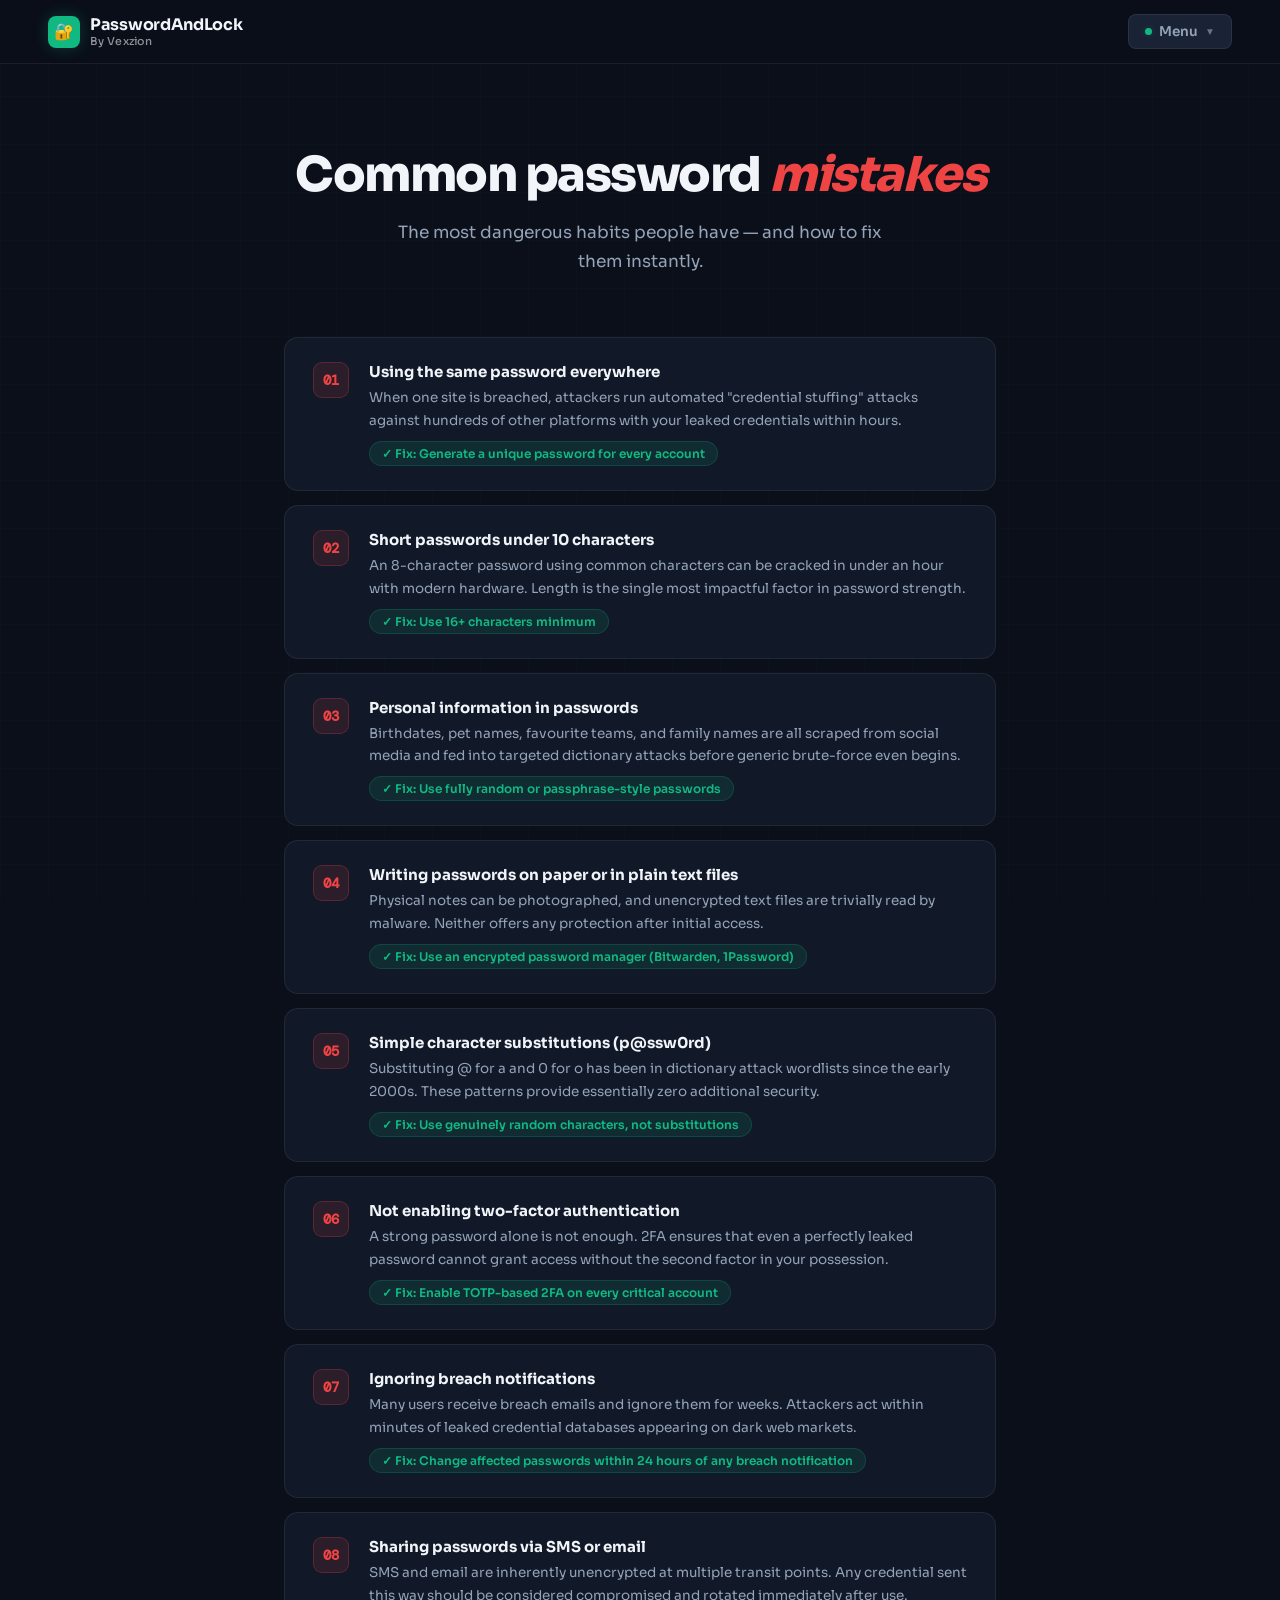
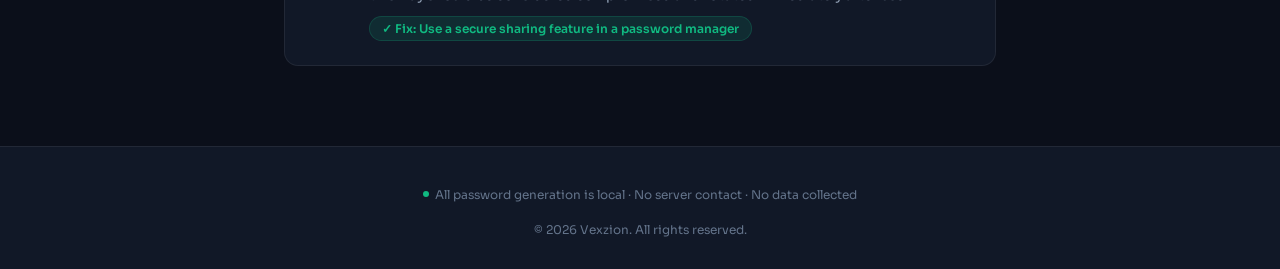
<file: common-mistakes/index.html>
<!DOCTYPE html>
<html lang="en">
<head>

</script>
<script type="application/ld+json">
{
  "@context": "https://schema.org",
  "@type": "WebSite",
  "name": "PasswordAndLock",
  "url": "https://passwordandlock.com/",
  "inLanguage": "en-US",
  "description": "Privacy-first online password generator and security education resources.",
  "publisher": {
    "@type": "Organization",
    "name": "PasswordAndLock"
  }
}
</script>

<meta charset="UTF-8"><!-- BASIC SEO -->
<title>Vexzion — Secure Password Generator & Online Security Tools</title>
<meta name="description" content="Generate strong, secure passwords instantly with Vexzion. Free privacy-focused password generator and online security tools designed to protect your digital accounts.">
<meta name="keywords" content="password generator, secure password generator, strong password, random password tool, online security tools, cybersecurity tools, password creator">
<meta name="author" content="Vexzion">
<meta name="robots" content="index, follow">
<link rel="canonical" href="https://vexzion.com/">
<meta name="language" content="en-US">
<meta name="referrer" content="strict-origin-when-cross-origin">
<meta name="format-detection" content="telephone=no">
<meta name="application-name" content="Vexzion">
<meta name="apple-mobile-web-app-title" content="Vexzion">
<meta property="og:site_name" content="Vexzion">
<meta property="og:locale" content="en_US">
<meta property="og:image:alt" content="Vexzion secure password generator preview">
<meta property="og:url" content="https://vexzion.com/">
<meta name="twitter:site" content="@vexzion">
<meta name="twitter:creator" content="@vexzion">
<meta name="twitter:url" content="https://vexzion.com/">
<link rel="alternate" hreflang="en" href="https://vexzion.com/">
<link rel="alternate" hreflang="x-default" href="https://vexzion.com/">
<meta name="robots" content="index, follow, max-image-preview:large, max-snippet:-1, max-video-preview:-1">
<meta name="googlebot" content="index,follow,max-snippet:-1,max-image-preview:large,max-video-preview:-1">
<meta name="bingbot" content="index,follow,max-snippet:-1,max-image-preview:large,max-video-preview:-1">
<meta name="rating" content="general">
<meta name="distribution" content="global">
<meta name="subject" content="Password security, online privacy, and cybersecurity education">
<meta name="classification" content="Cybersecurity Tools">
<meta name="copyright" content="PasswordAndLock">
<meta name="reply-to" content="support@passwordandlock.com">
<meta name="url" content="https://vexzion.com/">
<meta property="og:image" content="https://vexzion.com/preview.png">
<meta property="og:image:type" content="image/png">
<meta property="og:image:width" content="1200">
<meta property="og:image:height" content="630">
<link rel="sitemap" type="application/xml" title="Sitemap" href="/sitemap.xml">
<link rel="manifest" href="/static.json">



<!-- MOBILE + PERFORMANCE -->
<meta name="viewport" content="width=device-width, initial-scale=1.0">
<meta name="theme-color" content="#0f172a">

<!-- FAVICON -->
<link rel="icon" type="image/png" href="/favicon.png">

<!-- OPEN GRAPH (FACEBOOK / DISCORD / LINK PREVIEW) -->
<meta property="og:title" content="Vexzion — Secure Password Generator">
<meta property="og:description" content="Create strong passwords instantly with Vexzion. Fast, private, and free security tools for safer online accounts.">
<meta property="og:type" content="website">
<meta property="og:url" content="https://vexzion.com/">
<meta property="og:image" content="https://vexzion.com/preview.png">

<!-- TWITTER SEO -->
<meta name="twitter:card" content="summary_large_image">
<meta name="twitter:title" content="Vexzion — Secure Password Generator">
<meta name="twitter:description" content="Generate secure passwords instantly. Privacy-focused security tools by Vexzion.">
<meta name="twitter:image" content="https://vexzion.com/preview.png">

<!-- GOOGLE VERIFICATION (ADD LATER) -->
<meta name="google-site-verification" content="ADD_CODE_LATER">

<!-- STRUCTURED DATA (VERY IMPORTANT FOR SEO) -->
<script type="application/ld+json">
{
  "@context": "https://schema.org",
  "@type": "WebApplication",
  "name": "Vexzion Password Generator",
  "url": "https://vexzion.com",
  "description": "Free online password generator and cybersecurity tools focused on privacy and strong security.",
  "applicationCategory": "SecurityApplication",
  "operatingSystem": "Any",
  "browserRequirements": "Requires JavaScript",
  "offers": {
    "@type": "Offer",
    "price": "0"
  }
}
</script>
<meta name="viewport" content="width=device-width, initial-scale=1.0">
<title>PasswordAndLock — Enterprise-Grade Password Security</title>
<meta name="description" content="Generate cryptographically secure passwords, PINs, passphrases and more. 100% browser-based, zero data collection, powered by the Web Cryptography API.">
<meta name="robots" content="index, follow">
<meta property="og:title" content="PasswordAndLock — Secure Password Generator">
<meta property="og:description" content="Military-grade password generation. No servers. No logs. No compromises.">
<meta property="og:type" content="website">
<link rel="canonical" href="https://passwordandlock.com/">
<link rel="preconnect" href="https://fonts.googleapis.com">
<link rel="preconnect" href="https://fonts.gstatic.com" crossorigin>
<link rel="preload" as="style" href="https://fonts.googleapis.com/css2?family=Sora:wght@300;400;500;600;700;800&family=DM+Mono:wght@400;500&display=swap" onload="this.onload=null;this.rel='stylesheet'">
<noscript><link rel="stylesheet" href="https://fonts.googleapis.com/css2?family=Sora:wght@300;400;500;600;700;800&family=DM+Mono:wght@400;500&display=swap"></noscript>
<link rel="stylesheet" href="/assets/styles/main.css">
</head>
<body data-page="mistakes">

<div class="toast" id="toast"><div class="toast-dot"></div><span id="toast-msg"></span></div>

<!-- ══════════ HEADER ══════════ -->
<header>
  <div class="logo">
    <div class="logo-mark">🔐</div>
    <div>
      <div style="font-size:16px;font-weight:700;line-height:1.2;">PasswordAndLock</div>
      <div style="font-size:11px;font-weight:500;color:rgba(255,255,255,0.55);letter-spacing:.3px;">By Vexzion</div>
    </div>
  </div>
  <div class="dropdown" id="mainDropdown">
    <div class="dropdown-trigger" onclick="toggleDropdown()">
      <div class="dd-dot"></div>
      Menu
      <span class="dd-arrow">▼</span>
    </div>
    <div class="dropdown-menu">
      <div class="dd-section-label">Navigation</div>
      <a class="dd-item" id="dd-home" href="/"><div class="dd-item-icon">⚡</div>Generator</a>
      <a class="dd-item" id="dd-about" href="/features/"><div class="dd-item-icon">✦</div>Features</a>
      <div class="dd-divider"></div>
      <div class="dd-section-label">Resources</div>
      <a class="dd-item" id="dd-tips" href="/security-tips/"><div class="dd-item-icon">🛡</div>Security Tips</a>
      <a class="dd-item" id="dd-mistakes" href="/common-mistakes/"><div class="dd-item-icon">⚠️</div>Common Mistakes</a>
      <a class="dd-item" id="dd-faq" href="/faq/"><div class="dd-item-icon">❓</div>FAQ</a>
      <div class="dd-divider"></div>
      <div class="dd-section-label">Legal</div>
      <a class="dd-item" id="dd-privacy" href="/privacy/"><div class="dd-item-icon">🔏</div>Privacy Policy</a>
      <a class="dd-item" id="dd-tos" href="/terms/"><div class="dd-item-icon">📄</div>Terms of Service</a>
    </div>
  </div>
</header>

<!-- ══════════ HOME ══════════ -->
<section id="home" class="page active">

  <div class="hero">
    <div class="hero-glow"></div>
    <div class="hero-badge">Secure · Client-Side · Privacy-First</div>
    <h1>Passwords that keep<br><em>attackers out</em></h1>
    <p>Generate cryptographically secure passwords directly in your browser. No server processing. No password storage. Fully local generation.</p>
    <div class="hero-cta">
      <button class="btn-primary" onclick="document.getElementById('gen-section').scrollIntoView({behavior:'smooth'})">Generate a Password</button>
      <a class="btn-ghost" href="/features/" style="display:inline-flex;align-items:center;text-decoration:none;">See All Features</a>
    </div>
    <div class="hero-stats">
      <div class="hero-stat"><div class="num" id="sessionCount">0</div><div class="lbl">Generated This Session</div></div>
      <div class="hero-divider"></div>
      <div class="hero-stat"><div class="num">4</div><div class="lbl">Password Modes</div></div>
      <div class="hero-divider"></div>
      <div class="hero-stat"><div class="num">100%</div><div class="lbl">Client-Side Only</div></div>
    </div>
  </div>

  <!-- Generator -->
  <div class="gen-wrap" id="gen-section">
    <div class="gen-card">
      <h2>Password Generator</h2>

      <div class="output-row">
        <input type="text" class="output-field" id="output" placeholder="Click generate to create a secure password" readonly>
        <button class="icon-btn" id="copyButton" onclick="copyToClipboard()" title="Copy">⧉</button>
      </div>

      <div class="strength-row">
        <div class="strength-track"><div class="strength-fill" id="strengthFill"></div></div>
        <div class="strength-label" id="strengthText">—</div>
      </div>

      <!-- Health -->
      <div class="health-panel" id="healthPanel">
        <div class="health-header">
          <span>Password Health</span>
          <span class="health-score" id="healthScore"></span>
        </div>
        <div class="health-bar-track"><div class="health-bar-fill" id="healthBar"></div></div>
        <div class="health-checks-grid" id="healthChecks"></div>
        <div style="height:20px;"></div>
        <div style="width:100%; height:1px; background:var(--border);"></div>
        <div style="height:20px;"></div>
      </div>

      <!-- Type Selector -->
      <div class="type-tabs">
        <input type="radio" name="type" id="tPass" value="password"><label for="tPass">Password</label>
        <input type="radio" name="type" id="tPin" value="pin"><label for="tPin">PIN</label>
        <input type="radio" name="type" id="tMem" value="memorable"><label for="tMem">Memorable</label>
        <input type="radio" name="type" id="tPhrase" value="passphrase"><label for="tPhrase">Passphrase</label>
      </div>

      <!-- Options -->
      <div class="options-grid">
        <div class="opt-row">
          <div class="opt-label">Length <span id="lenVal">12</span></div>
          <input type="range" id="lenSlider" min="4" max="32" value="12">
        </div>
        <div class="opt-row">
          <div class="opt-label" style="margin-bottom:4px;">Character Sets</div>
          <div class="checks-row">
            <label class="check-pill active" id="pillLetters"><input type="checkbox" id="letters" checked><div class="pill-dot"></div>Letters</label>
            <label class="check-pill active" id="pillNumbers"><input type="checkbox" id="numbers" checked><div class="pill-dot"></div>Numbers</label>
            <label class="check-pill active" id="pillSymbols"><input type="checkbox" id="symbols" checked><div class="pill-dot"></div>Symbols</label>
          </div>
        </div>
      </div>

      <div class="gen-actions">
        <button class="btn-gen" onclick="generateSelected()">Generate Password</button>
        <button class="btn-edit" onclick="editGenerated()">Edit</button>
      </div>

      <div class="tip-bar" id="tipBar"></div>
    </div>
  </div>

  <!-- Collapsible Panels -->
  <div class="panels-wrap">

    <!-- Batch -->
    <div class="panel">
      <div class="panel-header" onclick="togglePanel(this)">
        <div class="panel-header-left">
          <div class="panel-icon">⚡</div>
          <div>
            <div class="panel-title">Batch Generator</div>
            <div class="panel-subtitle">Generate multiple at once</div>
          </div>
        </div>
        <span class="panel-chevron">▼</span>
      </div>
      <div class="panel-body">
        <div class="batch-controls">
          <label>Count:</label>
          <select id="batchCount">
            <option value="3">3 passwords</option>
            <option value="5" selected>5 passwords</option>
            <option value="10">10 passwords</option>
          </select>
          <button class="batch-btn" onclick="generateBatch()">Generate</button>
        </div>
        <ul class="batch-list" id="batchList"></ul>
      </div>
    </div>

    <!-- History -->
    <div class="panel">
      <div class="panel-header" onclick="togglePanel(this)">
        <div class="panel-header-left">
          <div class="panel-icon">🕓</div>
          <div>
            <div class="panel-title">Session History</div>
            <div class="panel-subtitle">Last 10 generated passwords</div>
          </div>
        </div>
        <span class="panel-chevron">▼</span>
      </div>
      <div class="panel-body">
        <ul class="history-list" id="historyList">
          <li class="history-empty">No passwords generated yet.</li>
        </ul>
        <div class="panel-footer-actions">
          <button class="panel-footer-btn" onclick="clearHistory()">Clear</button>
          <button class="panel-footer-btn download" onclick="downloadHistory()">↓ Export .txt</button>
        </div>
      </div>
    </div>

  </div>

  <!-- Trust Bar -->
  <div class="trust-bar" style="margin-top:48px;">
    <div class="trust-item"><span class="trust-icon">🔒</span> No server-side processing</div>
    <div class="trust-item"><span class="trust-icon">🧬</span> CSPRNG randomness</div>
    <div class="trust-item"><span class="trust-icon">🚫</span> Zero data collection</div>
    <div class="trust-item"><span class="trust-icon">🌐</span> Works offline</div>
    <div class="trust-item"><span class="trust-icon">⚡</span> Instant generation</div>
  </div>

  <!-- Stats Strip -->
  <div class="stats-strip">
    <div class="stat-item"><div class="s-num">256-bit</div><div class="s-lbl">Entropy Source</div></div>
    <div class="stat-item"><div class="s-num">200+</div><div class="s-lbl">Words in Passphrase Bank</div></div>
    <div class="stat-item"><div class="s-num">10</div><div class="s-lbl">Batch Passwords at Once</div></div>
    <div class="stat-item"><div class="s-num">8</div><div class="s-lbl">Health Check Criteria</div></div>
  </div>

</section>
<section id="about" class="page">
  <div class="page-hero">
    <h1>Built for <em style="color:var(--green)">real security</em></h1>
    <p>Every feature was designed with one goal: giving you passwords that actually protect you.</p>
  </div>
  <div class="features-grid">
    <div class="feat-card"><div class="feat-icon">🔑</div><h3>Cryptographic Randomness</h3><p>Uses <code style="font-family:var(--mono);font-size:12px;background:var(--surface2);padding:1px 6px;border-radius:4px;color:var(--green)">window.crypto.getRandomValues()</code> — the same API used by browsers for TLS. No predictable patterns.</p></div>
    <div class="feat-card"><div class="feat-icon">🚫</div><h3>Zero Server Contact</h3><p>Your passwords never leave your device. No APIs, no logs, no telemetry. What you generate stays with you.</p></div>
    <div class="feat-card"><div class="feat-icon">🔤</div><h3>Four Password Modes</h3><p>Standard passwords, numeric PINs, memorable word-based combinations, and secure passphrases — for every use case.</p></div>
    <div class="feat-card"><div class="feat-icon">🩺</div><h3>8-Point Health Analysis</h3><p>Instant analysis across length, character variety, pattern detection, and repetition — displayed with every generation.</p></div>
    <div class="feat-card"><div class="feat-icon">⚡</div><h3>Batch Generation</h3><p>Generate up to 10 passwords simultaneously. Compare and select the best fit with a single click.</p></div>
    <div class="feat-card"><div class="feat-icon">📂</div><h3>Session History & Export</h3><p>Review your last 10 generated passwords. Export the full session as a plain-text file for secure offline storage.</p></div>
    
    <div class="feat-card"><div class="feat-icon">📱</div><h3>Fully Responsive</h3><p>Works flawlessly on desktop, tablet, and mobile. No installs, no accounts, no friction.</p></div>
    <div class="feat-card"><div class="feat-icon">✏️</div><h3>Editable Output</h3><p>Generated a good password but want to tweak it? Unlock and edit — the strength meter updates live as you type.</p></div>
  </div>
</section>

<!-- ══════════ TIPS ══════════ -->
<section id="tips" class="page">
  <div class="page-hero">
    <h1>Security <em style="color:var(--green)">best practices</em></h1>
    <p>Ten habits that separate secure accounts from compromised ones.</p>
  </div>
  <div class="tips-wrap">
    <div class="tip-item"><div class="tip-num-badge">01</div><div class="tip-text"><h4>Never reuse passwords</h4><p>A single breach can cascade across every account sharing that password. Each account deserves a unique credential.</p></div></div>
    <div class="tip-item"><div class="tip-num-badge">02</div><div class="tip-text"><h4>Use a password manager</h4><p>Bitwarden, 1Password, and Dashlane let you maintain hundreds of unique passwords without memorizing a single one.</p></div></div>
    <div class="tip-item"><div class="tip-num-badge">03</div><div class="tip-text"><h4>Enable two-factor authentication</h4><p>2FA ensures that even a leaked password cannot grant access without a second factor only you possess.</p></div></div>
    <div class="tip-item"><div class="tip-num-badge">04</div><div class="tip-text"><h4>Longer passwords are exponentially stronger</h4><p>Moving from 8 to 16 characters doesn't double security — it raises the difficulty by trillions of iterations.</p></div></div>
    <div class="tip-item"><div class="tip-num-badge">05</div><div class="tip-text"><h4>Never include personal information</h4><p>Names, birthdays, and pet names are the first entries in any dictionary attack. Avoid all predictable associations.</p></div></div>
    <div class="tip-item"><div class="tip-num-badge">06</div><div class="tip-text"><h4>Monitor breach databases</h4><p>HaveIBeenPwned.com indexes billions of compromised credentials. Check your accounts regularly and rotate on hits.</p></div></div>
    <div class="tip-item"><div class="tip-num-badge">07</div><div class="tip-text"><h4>Recognize phishing attempts</h4><p>Legitimate organizations never request credentials via email, SMS, or unsolicited links. Verify URLs before entering any password.</p></div></div>
    <div class="tip-item"><div class="tip-num-badge">08</div><div class="tip-text"><h4>Segment your email identities</h4><p>Using a dedicated email for sensitive accounts limits exposure when lower-priority accounts are compromised.</p></div></div>
    <div class="tip-item"><div class="tip-num-badge">09</div><div class="tip-text"><h4>Always log out on shared devices</h4><p>Session tokens can persist after browser close on some configurations. Always explicit logout on public machines.</p></div></div>
    <div class="tip-item"><div class="tip-num-badge">10</div><div class="tip-text"><h4>Keep software updated</h4><p>Unpatched systems are the most common attack vector. OS and browser updates close vulnerabilities that no password can defend against.</p></div></div>
  </div>
</section>

<!-- ══════════ FAQ ══════════ -->
<section id="faq" class="page">
  <div class="page-hero">
    <h1>Frequently asked <em style="color:var(--green)">questions</em></h1>
    <p>Everything you need to know about how PasswordAndLock works.</p>
  </div>
  <div class="faq-wrap">
    <div class="faq-item"><div class="faq-q" onclick="toggleFaq(this)">Are my passwords stored anywhere?<span class="faq-arrow">▼</span></div><div class="faq-a">No. PasswordAndLock runs entirely within your browser. Nothing is transmitted to any server, logged, or persisted beyond your session. Closing the tab erases everything.</div></div>
    <div class="faq-item"><div class="faq-q" onclick="toggleFaq(this)">How is randomness generated?<span class="faq-arrow">▼</span></div><div class="faq-a">We use <code>window.crypto.getRandomValues()</code> — the browser's cryptographically secure pseudorandom number generator (CSPRNG). This is the same engine browsers use for TLS, not the predictable <code>Math.random()</code>.</div></div>
    <div class="faq-item"><div class="faq-q" onclick="toggleFaq(this)">What is the difference between the four modes?<span class="faq-arrow">▼</span></div><div class="faq-a">Password generates a random character mix. PIN generates digits only. Memorable combines dictionary words into something pronounceable. Passphrase generates a word sequence separated by a character — high entropy with human readability.</div></div>
    <div class="faq-item"><div class="faq-q" onclick="toggleFaq(this)">What password length should I use?<span class="faq-arrow">▼</span></div><div class="faq-a">16+ characters for standard accounts. 20+ for email, banking, and password manager master passwords. PINs follow the service's own constraints, typically 4–8 digits.</div></div>
    <div class="faq-item"><div class="faq-q" onclick="toggleFaq(this)">What does the health checker evaluate?<span class="faq-arrow">▼</span></div><div class="faq-a">Eight criteria: minimum 8 characters, minimum 12 characters, uppercase presence, lowercase presence, digit presence, symbol presence, absence of common patterns (123, qwerty, password), and absence of character repetition (aaa).</div></div>
    <div class="faq-item"><div class="faq-q" onclick="toggleFaq(this)">Can I edit a generated password?<span class="faq-arrow">▼</span></div><div class="faq-a">Yes. Click Edit to unlock the output field. The strength meter and health panel update in real time as you type, so you can see the impact of any change immediately.</div></div>
    <div class="faq-item"><div class="faq-q" onclick="toggleFaq(this)">What is the Batch Generator?<span class="faq-arrow">▼</span></div><div class="faq-a">It generates 3, 5, or 10 passwords simultaneously using your current settings. Each result can be copied or loaded into the main field with one click.</div></div>
    <div class="faq-item"><div class="faq-q" onclick="toggleFaq(this)">Is PasswordAndLock free?<span class="faq-arrow">▼</span></div><div class="faq-a">Completely free. No account, no subscription, no ads, no limits. Every feature is available to everyone.</div></div>
  </div>
</section>

<!-- ══════════ TOS ══════════ -->
<section id="tos" class="page">
  <div class="page-hero">
    <h1>Terms of <em style="color:var(--green)">Service</em></h1>
  </div>
  <div class="tos-wrap">
    <span class="tos-date">Effective Date: March 22, 2026</span>
    <p>Welcome to <strong>PasswordAndLock</strong> ("Company," "we," "our," or "us"). These Terms of Service ("Terms") govern your access to and use of our password generator website (the "Service"). By using the Service, you agree to be bound by these Terms.</p>
    <h3>1. Eligibility</h3><p>The Service is intended only for individuals 13 years of age or older. By using it, you confirm you meet this requirement and have the legal capacity to agree to these Terms. Users under 13 are not permitted to use the Service.</p>
    <h3>2. Description of Service</h3><p>PasswordAndLock provides a browser-based tool that generates secure passwords for informational and personal use. We do not guarantee immunity from unauthorized access or cyber threats.</p>
    <h3>3. User Responsibilities</h3><p>You agree to take sole responsibility for how you use generated passwords, to refrain from illegal or harmful activities, not to attempt to exploit or reverse-engineer the Service, and to securely store any passwords you generate.</p>
    <h3>4. No Storage of Passwords</h3><p>All password generation occurs locally in your browser. Passwords are never stored, saved, or transmitted to our servers. You acknowledge no system is completely secure.</p>
    <h3>5. Disclaimer of Warranties</h3><p>The Service is provided "as is" and "as available." We make no warranties regarding fitness for purpose, reliability, availability, or the security strength of generated passwords. Use is at your own risk.</p>
    <h3>6. Limitation of Liability</h3><p>To the fullest extent permitted by law, we are not liable for hacked accounts, data breaches, or security failures from using generated passwords, nor for indirect, incidental, or consequential damages including loss of data, loss of profits, or unauthorized account access.</p>
    <h3>7. Intellectual Property</h3><p>All content on the Service — design, code, branding, and features — is owned by PasswordAndLock and protected under applicable laws. You may not copy, modify, distribute, or recreate any part without permission.</p>
    <h3>8. Acceptable Use</h3><p>You may not use the Service for hacking, phishing, or illegal activity; to gain unauthorized system access; or to deploy bots or scrapers. Violations may result in access restrictions or legal action.</p>
    <h3>9. Third-Party Services</h3><p>The Service may rely on third-party hosting. We are not responsible for third-party outages, security vulnerabilities, or external service practices.</p>
    <h3>10. Privacy</h3><p>We aim to collect minimal or no personal data. Basic analytics or hosting-related data may be collected automatically. Your use of the Service is also subject to our Privacy Policy.</p>
    <h3>11. Termination</h3><p>We may suspend or terminate access at any time, including for Terms violations, without prior notice.</p>
    <h3>12. Changes to Terms</h3><p>We may update these Terms at any time to reflect legal requirements, feature updates, or security improvements. Updated Terms are posted with a revised Effective Date.</p>
    <h3>13. Governing Law</h3><p>These Terms are governed by the laws of the United States without regard to conflict of law principles.</p>
    <h3>14. Indemnification</h3><p>You agree to defend and hold harmless PasswordAndLock and its owners from any claims, damages, or liabilities arising from your use, violations of these Terms, or misuse of generated passwords.</p>
    <h3>15. Entire Agreement</h3><p>These Terms constitute the entire agreement between you and PasswordAndLock regarding the Service and supersede any prior agreements.</p>
  </div>
</section>

<!-- ══════════ COMMON MISTAKES ══════════ -->
<section id="mistakes" class="page">
  <div class="page-hero">
    <h1>Common password <em style="color:#ef4444">mistakes</em></h1>
    <p>The most dangerous habits people have — and how to fix them instantly.</p>
  </div>
  <div class="mistakes-wrap">
    <div class="mistake-card"><div class="mistake-num">01</div><div class="mistake-body"><h4>Using the same password everywhere</h4><p>When one site is breached, attackers run automated "credential stuffing" attacks against hundreds of other platforms with your leaked credentials within hours.</p><span class="mistake-fix">✓ Fix: Generate a unique password for every account</span></div></div>
    <div class="mistake-card"><div class="mistake-num">02</div><div class="mistake-body"><h4>Short passwords under 10 characters</h4><p>An 8-character password using common characters can be cracked in under an hour with modern hardware. Length is the single most impactful factor in password strength.</p><span class="mistake-fix">✓ Fix: Use 16+ characters minimum</span></div></div>
    <div class="mistake-card"><div class="mistake-num">03</div><div class="mistake-body"><h4>Personal information in passwords</h4><p>Birthdates, pet names, favourite teams, and family names are all scraped from social media and fed into targeted dictionary attacks before generic brute-force even begins.</p><span class="mistake-fix">✓ Fix: Use fully random or passphrase-style passwords</span></div></div>
    <div class="mistake-card"><div class="mistake-num">04</div><div class="mistake-body"><h4>Writing passwords on paper or in plain text files</h4><p>Physical notes can be photographed, and unencrypted text files are trivially read by malware. Neither offers any protection after initial access.</p><span class="mistake-fix">✓ Fix: Use an encrypted password manager (Bitwarden, 1Password)</span></div></div>
    <div class="mistake-card"><div class="mistake-num">05</div><div class="mistake-body"><h4>Simple character substitutions (p@ssw0rd)</h4><p>Substituting @ for a and 0 for o has been in dictionary attack wordlists since the early 2000s. These patterns provide essentially zero additional security.</p><span class="mistake-fix">✓ Fix: Use genuinely random characters, not substitutions</span></div></div>
    <div class="mistake-card"><div class="mistake-num">06</div><div class="mistake-body"><h4>Not enabling two-factor authentication</h4><p>A strong password alone is not enough. 2FA ensures that even a perfectly leaked password cannot grant access without the second factor in your possession.</p><span class="mistake-fix">✓ Fix: Enable TOTP-based 2FA on every critical account</span></div></div>
    <div class="mistake-card"><div class="mistake-num">07</div><div class="mistake-body"><h4>Ignoring breach notifications</h4><p>Many users receive breach emails and ignore them for weeks. Attackers act within minutes of leaked credential databases appearing on dark web markets.</p><span class="mistake-fix">✓ Fix: Change affected passwords within 24 hours of any breach notification</span></div></div>
    <div class="mistake-card"><div class="mistake-num">08</div><div class="mistake-body"><h4>Sharing passwords via SMS or email</h4><p>SMS and email are inherently unencrypted at multiple transit points. Any credential sent this way should be considered compromised and rotated immediately after use.</p><span class="mistake-fix">✓ Fix: Use a secure sharing feature in a password manager</span></div></div>
  </div>
</section>

<!-- ══════════ PRIVACY ══════════ -->
<section id="privacy" class="page">
  <div class="page-hero">
    <h1>Privacy <em style="color:var(--green)">Policy</em></h1>
  </div>
  <div class="tos-wrap">
    <span class="tos-date">Effective Date: March 23, 2026</span>

    <h3 style="margin-top:48px;">What We Collect</h3>
    <p>We do not collect personal information such as names, email addresses, account credentials, or generated passwords.</p>
    <p>However, limited technical data (such as anonymized IP address, browser type, and page visit information) may be automatically collected by third-party analytics services to help us understand general website usage and improve performance. This data is not used to identify individual users.</p>

    <h3>Password Generation</h3>
    <p>All password generation occurs entirely within your browser using the Web Cryptography API (<code style="font-family:'DM Mono',monospace;font-size:12.5px;background:var(--surface2);padding:2px 8px;border-radius:5px;color:var(--green)">window.crypto.getRandomValues()</code>). No password data is transmitted to our servers or any third-party service.</p>

    <h3>Session Data</h3>
    <p>Temporary session information (such as generated password history within the session) exists only in your browser's memory. This data is automatically erased when the page is refreshed or the browser tab is closed. We do not store password data in <code style="font-family:'DM Mono',monospace;font-size:12.5px;background:var(--surface2);padding:2px 8px;border-radius:5px;color:var(--green)">localStorage</code>, <code style="font-family:'DM Mono',monospace;font-size:12.5px;background:var(--surface2);padding:2px 8px;border-radius:5px;color:var(--green)">sessionStorage</code>, or any server database.</p>

    <h3>Cookies and Local Storage</h3>
    <p>We do not use tracking cookies. A single <code style="font-family:'DM Mono',monospace;font-size:12.5px;background:var(--surface2);padding:2px 8px;border-radius:5px;color:var(--green)">localStorage</code> entry (<code style="font-family:'DM Mono',monospace;font-size:12.5px;background:var(--surface2);padding:2px 8px;border-radius:5px;color:var(--green)">pal-theme</code>) is stored only to remember your theme preference. This does not contain personal data.</p>

    <h3>Analytics</h3>
    <p>We use Google Analytics to understand general website usage and improve performance. Google Analytics may collect information such as:</p>
    <ul>
      <li>IP address (anonymized where applicable)</li>
      <li>Browser type and device information</li>
      <li>Pages visited and session duration</li>
      <li>Approximate geographic region</li>
    </ul>
    <p>This analytics data is used only for aggregate insights and is not linked to password generation or personal identity. No generated passwords or sensitive inputs are tracked.</p>

    <h3>Third-Party Services</h3>
    <p>This Service loads Sora and DM Mono fonts via Google Fonts. When fonts are requested, Google may log your IP address as part of standard content delivery operations.</p>
    <p>For more information, see: <a href="https://policies.google.com/privacy" target="_blank" style="color:var(--green);text-decoration:none;">https://policies.google.com/privacy</a></p>

    <h3>Data Retention</h3>
    <p>We do not maintain user accounts or personal data. Analytics data is retained according to Google Analytics default retention settings.</p>

    <h3>Children's Privacy</h3>
    <p>This Service is not directed toward children under 13. We do not knowingly collect personal information from children.</p>

    <h3>Changes to This Policy</h3>
    <p>We may update this Privacy Policy periodically. The updated version will be posted on this page with a revised effective date.</p>

    <h3>Contact</h3>
    <p>For privacy-related questions, contact Vexzion through the official website or associated community channels.</p>

    <p style="margin-top:36px;font-size:12px;color:var(--text-3);">Last updated: March 23, 2026</p>
  </div>
</section>

<!-- ══════════ CHANGELOG ══════════ -->


<footer>
  <div class="footer-trust"><div class="footer-trust-dot"></div>All password generation is local · No server contact · No data collected</div>
  <div class="footer-copy">© 2026 Vexzion. All rights reserved.</div>
</footer>

<script>
/* ═══ State ═══ */
const output    = document.getElementById('output');
const slider    = document.getElementById('lenSlider');
const lenVal    = document.getElementById('lenVal');
const strFill   = document.getElementById('strengthFill');
const strText   = document.getElementById('strengthText');
let history_arr = [], sessionCnt = 0;

const words = ["dog","cat","lion","tiger","bear","wolf","fox","eagle","hawk","fish","shark","whale","dolphin","bee","ant","butterfly","spider","horse","cow","pig","sheep","goat","chicken","duck","owl","rabbit","deer","mouse","rat","snake","frog","crocodile","elephant","giraffe","zebra","monkey","ape","kangaroo","koala","panda","turtle","penguin","seal","otter","beaver","swan","crow","sparrow","parrot","falcon","lemon","orange","apple","banana","grape","cherry","peach","melon","kiwi","lime","mango","pear","pineapple","plum","strawberry","raspberry","blueberry","watermelon","bread","milk","cheese","butter","egg","yogurt","honey","rice","pasta","noodle","pizza","burger","sushi","steak","beef","pork","carrot","potato","tomato","onion","pepper","garlic","cucumber","spinach","lettuce","broccoli","corn","bean","pea","mushroom","cabbage","zucchini","pumpkin","squash","ocean","river","mountain","hill","valley","forest","tree","flower","grass","sky","cloud","rain","snow","wind","storm","lightning","sun","moon","star","shadow","fire","ice","rock","stone","sand","shell","crystal","diamond","pearl","gold","silver","bronze","iron","steel","glass","book","pen","pencil","paper","notebook","desk","chair","computer","keyboard","screen","phone","tablet","camera","clock","watch","bag","shoes","hat","coat","shirt","pants","sock","belt","jacket","umbrella","door","window","road","bridge","house","castle","car","bike","boat","plane","train","bus","ball","bat","game","song","music","dance","paint","draw","write","poem","story","dream","spark","ember","leaf","branch","root","seed","fruit","dragon","phoenix","unicorn","thunder","echo","whisper"];


/* ═══ Slider ═══ */
slider.oninput = () => lenVal.textContent = slider.value;

/* ═══ Checkboxes ═══ */
['Letters','Numbers','Symbols'].forEach(name => {
  const pill = document.getElementById('pill'+name);
  const cb   = document.getElementById(name.toLowerCase());
  cb.addEventListener('change', () => pill.classList.toggle('active', cb.checked));
});

/* ═══ Toast ═══ */
let toastTimer;
function showToast(msg, type='success'){
  const t = document.getElementById('toast');
  document.getElementById('toast-msg').textContent = msg;
  t.className = 'toast ' + type + ' show';
  clearTimeout(toastTimer);
  toastTimer = setTimeout(() => t.classList.remove('show'), 2600);
}

/* ═══ Dropdown ═══ */
function toggleDropdown(){
  document.getElementById('mainDropdown').classList.toggle('open');
}
/* ═══ MPA page map ═══ */
const pageIds = ['home','about','tips','faq','tos','privacy','mistakes'];
const currentPage = document.body.dataset.page || 'home';

function setActiveNav(id){
  pageIds.forEach(pageId => {
    const nav = document.getElementById('nav-'+pageId);
    if(nav) nav.classList.toggle('active', pageId === id);
    const dd = document.getElementById('dd-'+pageId);
    if(dd) dd.classList.toggle('active-page', pageId === id);
  });
}

function showPage(id){
  document.querySelectorAll('.page').forEach(p => p.classList.remove('active'));
  const page = document.getElementById(id) || document.getElementById('home');
  if(page) page.classList.add('active');
  setActiveNav(id);
}

/* ═══ Crypto random ═══ */
function rand(max){
  const buf = new Uint32Array(1);
  const limit = 2**32 - (2**32 % max);
  let v; do { window.crypto.getRandomValues(buf); v = buf[0]; } while(v >= limit);
  return v % max;
}

/* ═══ Build password ═══ */
function buildPassword(type, length){
  const ul = document.getElementById('letters').checked;
  const un = document.getElementById('numbers').checked;
  const us = document.getElementById('symbols').checked;
  let pass = '';
  if(type === 'password'){
    let chars = '';
    if(ul) chars += 'ABCDEFGHIJKLMNOPQRSTUVWXYZabcdefghijklmnopqrstuvwxyz';
    if(un) chars += '0123456789';
    if(us) chars += '!@#$%^&*()_+-={}[]';
    if(!chars) return null;
    for(let i=0;i<length;i++) pass += chars[rand(chars.length)];
  } else if(type === 'pin'){
    for(let i=0;i<length;i++) pass += rand(10);
  } else if(type === 'memorable'){
    while(pass.length < length){
      const wc = rand(2)+2;
      for(let i=0;i<wc;i++) pass += words[rand(words.length)];
      let chars = '';
      if(ul) chars += 'ABCDEFGHIJKLMNOPQRSTUVWXYZabcdefghijklmnopqrstuvwxyz';
      if(un) chars += '0123456789';
      if(us) chars += '!@#$%^&*()_+-={}[]';
      if(chars) pass += chars[rand(chars.length)];
    }
    pass = pass.substring(0, length);
  } else if(type === 'passphrase'){
    const sep = us ? ['-','_','.','@','+'][rand(5)] : '-';
    const wc  = Math.max(3, Math.min(8, Math.floor(length/4)));
    const chosen = []; for(let i=0;i<wc;i++) chosen.push(words[rand(words.length)]);
    pass = chosen.join(sep);
    if(un) pass += sep + (rand(9000)+1000);
    pass = pass.substring(0, length > pass.length ? pass.length : length);
  }
  return pass;
}

/* ═══ Generate ═══ */
function generateSelected(){
  const sel = document.querySelector('input[name="type"]:checked');
  if(!sel){ showToast('Select a password type first', 'warn'); return; }
  const pass = buildPassword(sel.value, parseInt(slider.value));
  if(!pass){ showToast('Select at least one character set', 'warn'); return; }
  output.value = pass; output.readOnly = true;
  updateStrength(pass); checkHealth(pass); addToHistory(pass);
  sessionCnt++; document.getElementById('sessionCount').textContent = sessionCnt;
  document.getElementById('gen-section').scrollIntoView({behavior:'smooth'});
}

function editGenerated(){ output.readOnly = false; output.focus(); }

/* ═══ Batch ═══ */
function generateBatch(){
  const sel = document.querySelector('input[name="type"]:checked');
  if(!sel){ showToast('Select a password type first','warn'); return; }
  const count = parseInt(document.getElementById('batchCount').value);
  const len   = parseInt(slider.value);
  const list  = document.getElementById('batchList');
  let html = '';
  for(let i=0;i<count;i++){
    const pw = buildPassword(sel.value, len) || '';
    const safe = pw.replace(/\\/g,'\\\\').replace(/'/g,"\\'");
    const display = pw.length>38 ? pw.substring(0,38)+'…' : pw;
    html += `<li class="batch-item"><span title="${pw}">${display}</span><button class="batch-item-btn" onclick="copyText('${safe}')">Copy</button><button class="batch-item-btn use-btn" onclick="usePw('${safe}')">Use</button></li>`;
  }
  list.innerHTML = html;
}

function usePw(pw){
  output.value = pw; output.readOnly = true;
  updateStrength(pw); checkHealth(pw); addToHistory(pw);
  sessionCnt++; document.getElementById('sessionCount').textContent = sessionCnt;
  document.getElementById('gen-section').scrollIntoView({behavior:'smooth'});
  showToast('Password loaded');
}

/* ═══ Strength ═══ */
function updateStrength(pw){
  let s=0;
  if(pw.length>=8)s++; if(pw.length>=12)s++;
  if(/[A-Z]/.test(pw))s++; if(/[a-z]/.test(pw))s++;
  if(/[0-9]/.test(pw))s++; if(/[^A-Za-z0-9]/.test(pw))s++;
  const pct = Math.round(s/6*100);
  strFill.style.width = pct+'%';
  if(s<=2){ strFill.style.background='#ef4444'; strText.textContent='Weak'; strText.style.color='#ef4444'; }
  else if(s<=4){ strFill.style.background='#f59e0b'; strText.textContent='Moderate'; strText.style.color='#f59e0b'; }
  else{ strFill.style.background='#10b981'; strText.textContent='Strong'; strText.style.color='#10b981'; }
}

/* ═══ Health ═══ */
function checkHealth(pw){
  const panel = document.getElementById('healthPanel');
  if(!pw){ panel.style.display='none'; return; }
  panel.style.display='block';
  const criteria=[
    {l:'8+ characters', p:pw.length>=8},
    {l:'12+ characters', p:pw.length>=12},
    {l:'Uppercase', p:/[A-Z]/.test(pw)},
    {l:'Lowercase', p:/[a-z]/.test(pw)},
    {l:'Numbers', p:/[0-9]/.test(pw)},
    {l:'Symbols', p:/[^A-Za-z0-9]/.test(pw)},
    {l:'No common patterns', p:!/123|abc|qwerty|password|111|000/i.test(pw)},
    {l:'No repeats', p:!/(.)(\1{2,})/.test(pw)},
  ];
  const pct = Math.round(criteria.filter(c=>c.p).length/criteria.length*100);
  const bar = document.getElementById('healthBar');
  bar.style.width = pct+'%';
  let col='#ef4444', lbl='Poor';
  if(pct>=80){ col='#10b981'; lbl='Excellent'; }
  else if(pct>=60){ col='#f59e0b'; lbl='Fair'; }
  bar.style.background = col;
  document.getElementById('healthScore').textContent = lbl+' · '+pct+'%';
  document.getElementById('healthScore').style.color = col;
  document.getElementById('healthChecks').innerHTML = criteria.map(c=>`
    <div class="hc-item${c.p?' pass-item':''}">
      <div class="hc-dot ${c.p?'pass':'fail'}"></div>${c.l}
    </div>`).join('');
}

/* ═══ Copy ═══ */
function copyToClipboard(){
  if(!output.value) return;
  navigator.clipboard.writeText(output.value).then(()=>showToast('Copied to clipboard'));
}
function copyText(pw){ navigator.clipboard.writeText(pw).then(()=>showToast('Copied')); }
function copyHistoryItem(pw){ navigator.clipboard.writeText(pw).then(()=>showToast('Copied')); }

/* ═══ History ═══ */
function addToHistory(pw){
  history_arr.unshift(pw);
  if(history_arr.length>10) history_arr.pop();
  renderHistory();
}
function renderHistory(){
  const l = document.getElementById('historyList');
  if(!history_arr.length){ l.innerHTML='<li class="history-empty">No passwords generated yet.</li>'; return; }
  l.innerHTML = history_arr.map(pw=>`
    <li class="history-item">
      <span title="${pw}">${pw.length>36?pw.substring(0,36)+'…':pw}</span>
      <button class="hist-copy-btn" onclick="copyHistoryItem('${pw.replace(/'/g,"\\'")}')">Copy</button>
    </li>`).join('');
}
function clearHistory(){ history_arr=[]; renderHistory(); showToast('History cleared','info'); }
function downloadHistory(){
  if(!history_arr.length){ showToast('Nothing to export','warn'); return; }
  const blob = new Blob([history_arr.join('\n')],{type:'text/plain'});
  const a = document.createElement('a');
  const url = URL.createObjectURL(blob);
  a.href=url; a.download='passwordandlock-export.txt'; a.click();
  URL.revokeObjectURL(url);
  showToast('Exported successfully');
}

/* ═══ Panels ═══ */
function togglePanel(header){
  const body = header.nextElementSibling;
  header.classList.toggle('open');
  body.classList.toggle('open');
}

/* ═══ FAQ ═══ */
function toggleFaq(qEl){
  const item = qEl.parentElement;
  const wasOpen = item.classList.contains('open');
  document.querySelectorAll('.faq-item').forEach(i=>i.classList.remove('open'));
  if(!wasOpen) item.classList.add('open');
}

/* ═══ Rotating tips ═══ */
const tips = [
  '16-character passwords take billions of years to crack by brute force.',
  'Use a unique password for every account — credential stuffing is automated.',
  'Enable two-factor authentication on every account that supports it.',
  'Passphrases combine strong entropy with human memorability.',
  'A password manager is the single highest-impact security upgrade you can make.',
  'Symbols and mixed case multiply the search space exponentially.',
  'Change passwords immediately after any suspected account compromise.',
  'Your password generator never contacts any external server.',
];
let tipIdx = 0;
function rotateTip(){
  const el = document.getElementById('tipBar');
  if(el){ el.textContent = '💡  '+tips[tipIdx%tips.length]; tipIdx++; }
}
rotateTip(); setInterval(rotateTip, 7000);

/* ═══ Live edit ═══ */
output.addEventListener('input', ()=>{ updateStrength(output.value); checkHealth(output.value); });

// Load active page from document context
(function(){
  showPage(currentPage);
})();

</script>
</body>
</html>
</file>
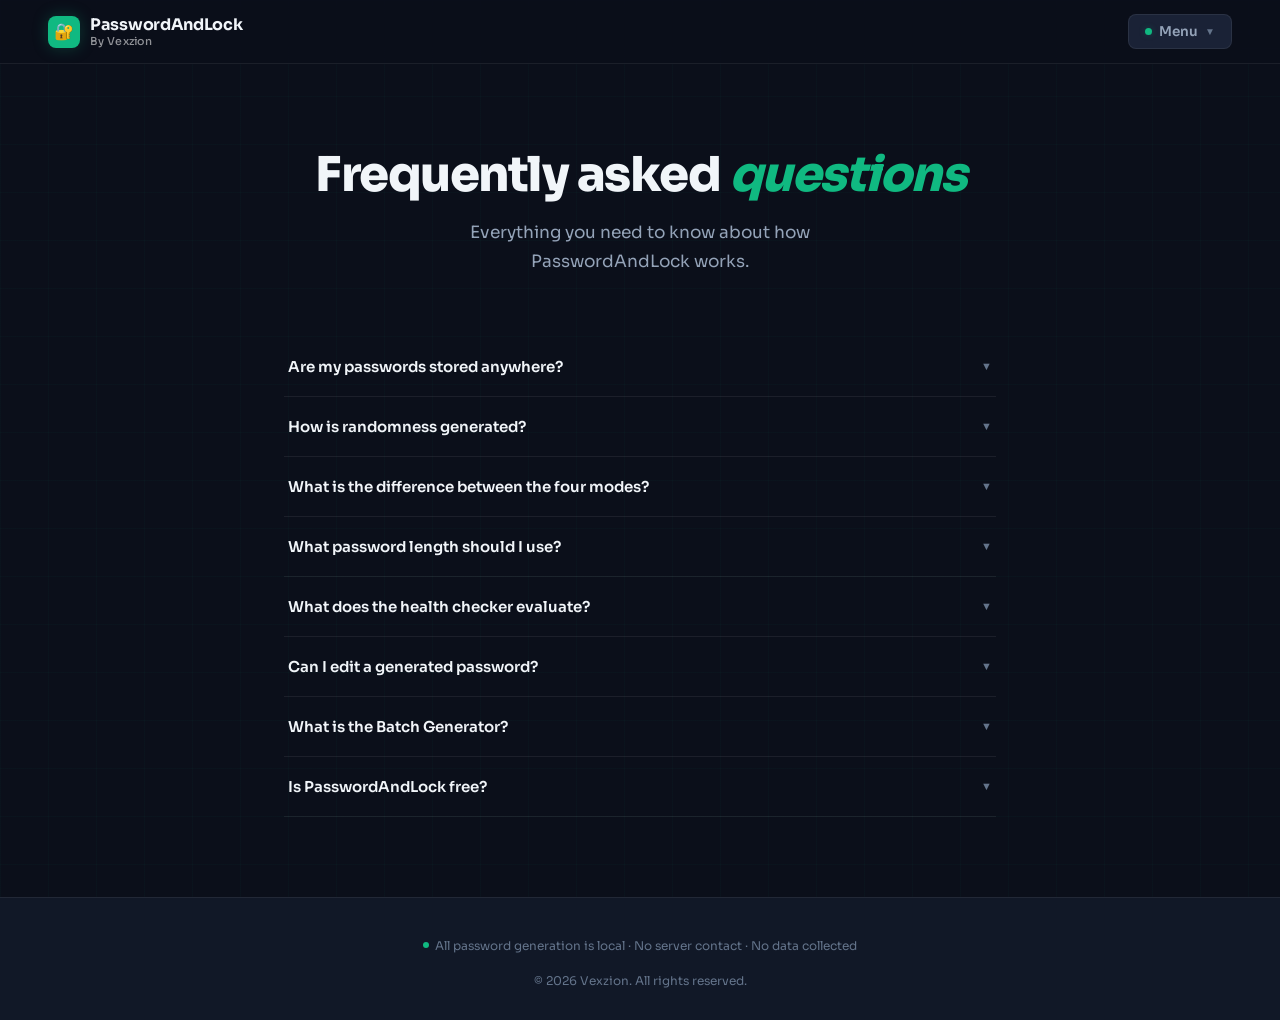
<file: faq/index.html>
<!DOCTYPE html>
<html lang="en">
<head>

</script>
<script type="application/ld+json">
{
  "@context": "https://schema.org",
  "@type": "WebSite",
  "name": "PasswordAndLock",
  "url": "https://passwordandlock.com/",
  "inLanguage": "en-US",
  "description": "Privacy-first online password generator and security education resources.",
  "publisher": {
    "@type": "Organization",
    "name": "PasswordAndLock"
  }
}
</script>

<meta charset="UTF-8"><!-- BASIC SEO -->
<title>Vexzion — Secure Password Generator & Online Security Tools</title>
<meta name="description" content="Generate strong, secure passwords instantly with Vexzion. Free privacy-focused password generator and online security tools designed to protect your digital accounts.">
<meta name="keywords" content="password generator, secure password generator, strong password, random password tool, online security tools, cybersecurity tools, password creator">
<meta name="author" content="Vexzion">
<meta name="robots" content="index, follow">
<link rel="canonical" href="https://vexzion.com/">
<meta name="language" content="en-US">
<meta name="referrer" content="strict-origin-when-cross-origin">
<meta name="format-detection" content="telephone=no">
<meta name="application-name" content="Vexzion">
<meta name="apple-mobile-web-app-title" content="Vexzion">
<meta property="og:site_name" content="Vexzion">
<meta property="og:locale" content="en_US">
<meta property="og:image:alt" content="Vexzion secure password generator preview">
<meta property="og:url" content="https://vexzion.com/">
<meta name="twitter:site" content="@vexzion">
<meta name="twitter:creator" content="@vexzion">
<meta name="twitter:url" content="https://vexzion.com/">
<link rel="alternate" hreflang="en" href="https://vexzion.com/">
<link rel="alternate" hreflang="x-default" href="https://vexzion.com/">
<meta name="robots" content="index, follow, max-image-preview:large, max-snippet:-1, max-video-preview:-1">
<meta name="googlebot" content="index,follow,max-snippet:-1,max-image-preview:large,max-video-preview:-1">
<meta name="bingbot" content="index,follow,max-snippet:-1,max-image-preview:large,max-video-preview:-1">
<meta name="rating" content="general">
<meta name="distribution" content="global">
<meta name="subject" content="Password security, online privacy, and cybersecurity education">
<meta name="classification" content="Cybersecurity Tools">
<meta name="copyright" content="PasswordAndLock">
<meta name="reply-to" content="support@passwordandlock.com">
<meta name="url" content="https://vexzion.com/">
<meta property="og:image" content="https://vexzion.com/preview.png">
<meta property="og:image:type" content="image/png">
<meta property="og:image:width" content="1200">
<meta property="og:image:height" content="630">
<link rel="sitemap" type="application/xml" title="Sitemap" href="/sitemap.xml">
<link rel="manifest" href="/static.json">



<!-- MOBILE + PERFORMANCE -->
<meta name="viewport" content="width=device-width, initial-scale=1.0">
<meta name="theme-color" content="#0f172a">

<!-- FAVICON -->
<link rel="icon" type="image/png" href="/favicon.png">

<!-- OPEN GRAPH (FACEBOOK / DISCORD / LINK PREVIEW) -->
<meta property="og:title" content="Vexzion — Secure Password Generator">
<meta property="og:description" content="Create strong passwords instantly with Vexzion. Fast, private, and free security tools for safer online accounts.">
<meta property="og:type" content="website">
<meta property="og:url" content="https://vexzion.com/">
<meta property="og:image" content="https://vexzion.com/preview.png">

<!-- TWITTER SEO -->
<meta name="twitter:card" content="summary_large_image">
<meta name="twitter:title" content="Vexzion — Secure Password Generator">
<meta name="twitter:description" content="Generate secure passwords instantly. Privacy-focused security tools by Vexzion.">
<meta name="twitter:image" content="https://vexzion.com/preview.png">

<!-- GOOGLE VERIFICATION (ADD LATER) -->
<meta name="google-site-verification" content="ADD_CODE_LATER">

<!-- STRUCTURED DATA (VERY IMPORTANT FOR SEO) -->
<script type="application/ld+json">
{
  "@context": "https://schema.org",
  "@type": "WebApplication",
  "name": "Vexzion Password Generator",
  "url": "https://vexzion.com",
  "description": "Free online password generator and cybersecurity tools focused on privacy and strong security.",
  "applicationCategory": "SecurityApplication",
  "operatingSystem": "Any",
  "browserRequirements": "Requires JavaScript",
  "offers": {
    "@type": "Offer",
    "price": "0"
  }
}
</script>
<meta name="viewport" content="width=device-width, initial-scale=1.0">
<title>PasswordAndLock — Enterprise-Grade Password Security</title>
<meta name="description" content="Generate cryptographically secure passwords, PINs, passphrases and more. 100% browser-based, zero data collection, powered by the Web Cryptography API.">
<meta name="robots" content="index, follow">
<meta property="og:title" content="PasswordAndLock — Secure Password Generator">
<meta property="og:description" content="Military-grade password generation. No servers. No logs. No compromises.">
<meta property="og:type" content="website">
<link rel="canonical" href="https://passwordandlock.com/">
<link rel="preconnect" href="https://fonts.googleapis.com">
<link rel="preconnect" href="https://fonts.gstatic.com" crossorigin>
<link rel="preload" as="style" href="https://fonts.googleapis.com/css2?family=Sora:wght@300;400;500;600;700;800&family=DM+Mono:wght@400;500&display=swap" onload="this.onload=null;this.rel='stylesheet'">
<noscript><link rel="stylesheet" href="https://fonts.googleapis.com/css2?family=Sora:wght@300;400;500;600;700;800&family=DM+Mono:wght@400;500&display=swap"></noscript>
<link rel="stylesheet" href="/assets/styles/main.css">
</head>
<body data-page="faq">

<div class="toast" id="toast"><div class="toast-dot"></div><span id="toast-msg"></span></div>

<!-- ══════════ HEADER ══════════ -->
<header>
  <div class="logo">
    <div class="logo-mark">🔐</div>
    <div>
      <div style="font-size:16px;font-weight:700;line-height:1.2;">PasswordAndLock</div>
      <div style="font-size:11px;font-weight:500;color:rgba(255,255,255,0.55);letter-spacing:.3px;">By Vexzion</div>
    </div>
  </div>
  <div class="dropdown" id="mainDropdown">
    <div class="dropdown-trigger" onclick="toggleDropdown()">
      <div class="dd-dot"></div>
      Menu
      <span class="dd-arrow">▼</span>
    </div>
    <div class="dropdown-menu">
      <div class="dd-section-label">Navigation</div>
      <a class="dd-item" id="dd-home" href="/"><div class="dd-item-icon">⚡</div>Generator</a>
      <a class="dd-item" id="dd-about" href="/features/"><div class="dd-item-icon">✦</div>Features</a>
      <div class="dd-divider"></div>
      <div class="dd-section-label">Resources</div>
      <a class="dd-item" id="dd-tips" href="/security-tips/"><div class="dd-item-icon">🛡</div>Security Tips</a>
      <a class="dd-item" id="dd-mistakes" href="/common-mistakes/"><div class="dd-item-icon">⚠️</div>Common Mistakes</a>
      <a class="dd-item" id="dd-faq" href="/faq/"><div class="dd-item-icon">❓</div>FAQ</a>
      <div class="dd-divider"></div>
      <div class="dd-section-label">Legal</div>
      <a class="dd-item" id="dd-privacy" href="/privacy/"><div class="dd-item-icon">🔏</div>Privacy Policy</a>
      <a class="dd-item" id="dd-tos" href="/terms/"><div class="dd-item-icon">📄</div>Terms of Service</a>
    </div>
  </div>
</header>

<!-- ══════════ HOME ══════════ -->
<section id="home" class="page active">

  <div class="hero">
    <div class="hero-glow"></div>
    <div class="hero-badge">Secure · Client-Side · Privacy-First</div>
    <h1>Passwords that keep<br><em>attackers out</em></h1>
    <p>Generate cryptographically secure passwords directly in your browser. No server processing. No password storage. Fully local generation.</p>
    <div class="hero-cta">
      <button class="btn-primary" onclick="document.getElementById('gen-section').scrollIntoView({behavior:'smooth'})">Generate a Password</button>
      <a class="btn-ghost" href="/features/" style="display:inline-flex;align-items:center;text-decoration:none;">See All Features</a>
    </div>
    <div class="hero-stats">
      <div class="hero-stat"><div class="num" id="sessionCount">0</div><div class="lbl">Generated This Session</div></div>
      <div class="hero-divider"></div>
      <div class="hero-stat"><div class="num">4</div><div class="lbl">Password Modes</div></div>
      <div class="hero-divider"></div>
      <div class="hero-stat"><div class="num">100%</div><div class="lbl">Client-Side Only</div></div>
    </div>
  </div>

  <!-- Generator -->
  <div class="gen-wrap" id="gen-section">
    <div class="gen-card">
      <h2>Password Generator</h2>

      <div class="output-row">
        <input type="text" class="output-field" id="output" placeholder="Click generate to create a secure password" readonly>
        <button class="icon-btn" id="copyButton" onclick="copyToClipboard()" title="Copy">⧉</button>
      </div>

      <div class="strength-row">
        <div class="strength-track"><div class="strength-fill" id="strengthFill"></div></div>
        <div class="strength-label" id="strengthText">—</div>
      </div>

      <!-- Health -->
      <div class="health-panel" id="healthPanel">
        <div class="health-header">
          <span>Password Health</span>
          <span class="health-score" id="healthScore"></span>
        </div>
        <div class="health-bar-track"><div class="health-bar-fill" id="healthBar"></div></div>
        <div class="health-checks-grid" id="healthChecks"></div>
        <div style="height:20px;"></div>
        <div style="width:100%; height:1px; background:var(--border);"></div>
        <div style="height:20px;"></div>
      </div>

      <!-- Type Selector -->
      <div class="type-tabs">
        <input type="radio" name="type" id="tPass" value="password"><label for="tPass">Password</label>
        <input type="radio" name="type" id="tPin" value="pin"><label for="tPin">PIN</label>
        <input type="radio" name="type" id="tMem" value="memorable"><label for="tMem">Memorable</label>
        <input type="radio" name="type" id="tPhrase" value="passphrase"><label for="tPhrase">Passphrase</label>
      </div>

      <!-- Options -->
      <div class="options-grid">
        <div class="opt-row">
          <div class="opt-label">Length <span id="lenVal">12</span></div>
          <input type="range" id="lenSlider" min="4" max="32" value="12">
        </div>
        <div class="opt-row">
          <div class="opt-label" style="margin-bottom:4px;">Character Sets</div>
          <div class="checks-row">
            <label class="check-pill active" id="pillLetters"><input type="checkbox" id="letters" checked><div class="pill-dot"></div>Letters</label>
            <label class="check-pill active" id="pillNumbers"><input type="checkbox" id="numbers" checked><div class="pill-dot"></div>Numbers</label>
            <label class="check-pill active" id="pillSymbols"><input type="checkbox" id="symbols" checked><div class="pill-dot"></div>Symbols</label>
          </div>
        </div>
      </div>

      <div class="gen-actions">
        <button class="btn-gen" onclick="generateSelected()">Generate Password</button>
        <button class="btn-edit" onclick="editGenerated()">Edit</button>
      </div>

      <div class="tip-bar" id="tipBar"></div>
    </div>
  </div>

  <!-- Collapsible Panels -->
  <div class="panels-wrap">

    <!-- Batch -->
    <div class="panel">
      <div class="panel-header" onclick="togglePanel(this)">
        <div class="panel-header-left">
          <div class="panel-icon">⚡</div>
          <div>
            <div class="panel-title">Batch Generator</div>
            <div class="panel-subtitle">Generate multiple at once</div>
          </div>
        </div>
        <span class="panel-chevron">▼</span>
      </div>
      <div class="panel-body">
        <div class="batch-controls">
          <label>Count:</label>
          <select id="batchCount">
            <option value="3">3 passwords</option>
            <option value="5" selected>5 passwords</option>
            <option value="10">10 passwords</option>
          </select>
          <button class="batch-btn" onclick="generateBatch()">Generate</button>
        </div>
        <ul class="batch-list" id="batchList"></ul>
      </div>
    </div>

    <!-- History -->
    <div class="panel">
      <div class="panel-header" onclick="togglePanel(this)">
        <div class="panel-header-left">
          <div class="panel-icon">🕓</div>
          <div>
            <div class="panel-title">Session History</div>
            <div class="panel-subtitle">Last 10 generated passwords</div>
          </div>
        </div>
        <span class="panel-chevron">▼</span>
      </div>
      <div class="panel-body">
        <ul class="history-list" id="historyList">
          <li class="history-empty">No passwords generated yet.</li>
        </ul>
        <div class="panel-footer-actions">
          <button class="panel-footer-btn" onclick="clearHistory()">Clear</button>
          <button class="panel-footer-btn download" onclick="downloadHistory()">↓ Export .txt</button>
        </div>
      </div>
    </div>

  </div>

  <!-- Trust Bar -->
  <div class="trust-bar" style="margin-top:48px;">
    <div class="trust-item"><span class="trust-icon">🔒</span> No server-side processing</div>
    <div class="trust-item"><span class="trust-icon">🧬</span> CSPRNG randomness</div>
    <div class="trust-item"><span class="trust-icon">🚫</span> Zero data collection</div>
    <div class="trust-item"><span class="trust-icon">🌐</span> Works offline</div>
    <div class="trust-item"><span class="trust-icon">⚡</span> Instant generation</div>
  </div>

  <!-- Stats Strip -->
  <div class="stats-strip">
    <div class="stat-item"><div class="s-num">256-bit</div><div class="s-lbl">Entropy Source</div></div>
    <div class="stat-item"><div class="s-num">200+</div><div class="s-lbl">Words in Passphrase Bank</div></div>
    <div class="stat-item"><div class="s-num">10</div><div class="s-lbl">Batch Passwords at Once</div></div>
    <div class="stat-item"><div class="s-num">8</div><div class="s-lbl">Health Check Criteria</div></div>
  </div>

</section>
<section id="about" class="page">
  <div class="page-hero">
    <h1>Built for <em style="color:var(--green)">real security</em></h1>
    <p>Every feature was designed with one goal: giving you passwords that actually protect you.</p>
  </div>
  <div class="features-grid">
    <div class="feat-card"><div class="feat-icon">🔑</div><h3>Cryptographic Randomness</h3><p>Uses <code style="font-family:var(--mono);font-size:12px;background:var(--surface2);padding:1px 6px;border-radius:4px;color:var(--green)">window.crypto.getRandomValues()</code> — the same API used by browsers for TLS. No predictable patterns.</p></div>
    <div class="feat-card"><div class="feat-icon">🚫</div><h3>Zero Server Contact</h3><p>Your passwords never leave your device. No APIs, no logs, no telemetry. What you generate stays with you.</p></div>
    <div class="feat-card"><div class="feat-icon">🔤</div><h3>Four Password Modes</h3><p>Standard passwords, numeric PINs, memorable word-based combinations, and secure passphrases — for every use case.</p></div>
    <div class="feat-card"><div class="feat-icon">🩺</div><h3>8-Point Health Analysis</h3><p>Instant analysis across length, character variety, pattern detection, and repetition — displayed with every generation.</p></div>
    <div class="feat-card"><div class="feat-icon">⚡</div><h3>Batch Generation</h3><p>Generate up to 10 passwords simultaneously. Compare and select the best fit with a single click.</p></div>
    <div class="feat-card"><div class="feat-icon">📂</div><h3>Session History & Export</h3><p>Review your last 10 generated passwords. Export the full session as a plain-text file for secure offline storage.</p></div>
    
    <div class="feat-card"><div class="feat-icon">📱</div><h3>Fully Responsive</h3><p>Works flawlessly on desktop, tablet, and mobile. No installs, no accounts, no friction.</p></div>
    <div class="feat-card"><div class="feat-icon">✏️</div><h3>Editable Output</h3><p>Generated a good password but want to tweak it? Unlock and edit — the strength meter updates live as you type.</p></div>
  </div>
</section>

<!-- ══════════ TIPS ══════════ -->
<section id="tips" class="page">
  <div class="page-hero">
    <h1>Security <em style="color:var(--green)">best practices</em></h1>
    <p>Ten habits that separate secure accounts from compromised ones.</p>
  </div>
  <div class="tips-wrap">
    <div class="tip-item"><div class="tip-num-badge">01</div><div class="tip-text"><h4>Never reuse passwords</h4><p>A single breach can cascade across every account sharing that password. Each account deserves a unique credential.</p></div></div>
    <div class="tip-item"><div class="tip-num-badge">02</div><div class="tip-text"><h4>Use a password manager</h4><p>Bitwarden, 1Password, and Dashlane let you maintain hundreds of unique passwords without memorizing a single one.</p></div></div>
    <div class="tip-item"><div class="tip-num-badge">03</div><div class="tip-text"><h4>Enable two-factor authentication</h4><p>2FA ensures that even a leaked password cannot grant access without a second factor only you possess.</p></div></div>
    <div class="tip-item"><div class="tip-num-badge">04</div><div class="tip-text"><h4>Longer passwords are exponentially stronger</h4><p>Moving from 8 to 16 characters doesn't double security — it raises the difficulty by trillions of iterations.</p></div></div>
    <div class="tip-item"><div class="tip-num-badge">05</div><div class="tip-text"><h4>Never include personal information</h4><p>Names, birthdays, and pet names are the first entries in any dictionary attack. Avoid all predictable associations.</p></div></div>
    <div class="tip-item"><div class="tip-num-badge">06</div><div class="tip-text"><h4>Monitor breach databases</h4><p>HaveIBeenPwned.com indexes billions of compromised credentials. Check your accounts regularly and rotate on hits.</p></div></div>
    <div class="tip-item"><div class="tip-num-badge">07</div><div class="tip-text"><h4>Recognize phishing attempts</h4><p>Legitimate organizations never request credentials via email, SMS, or unsolicited links. Verify URLs before entering any password.</p></div></div>
    <div class="tip-item"><div class="tip-num-badge">08</div><div class="tip-text"><h4>Segment your email identities</h4><p>Using a dedicated email for sensitive accounts limits exposure when lower-priority accounts are compromised.</p></div></div>
    <div class="tip-item"><div class="tip-num-badge">09</div><div class="tip-text"><h4>Always log out on shared devices</h4><p>Session tokens can persist after browser close on some configurations. Always explicit logout on public machines.</p></div></div>
    <div class="tip-item"><div class="tip-num-badge">10</div><div class="tip-text"><h4>Keep software updated</h4><p>Unpatched systems are the most common attack vector. OS and browser updates close vulnerabilities that no password can defend against.</p></div></div>
  </div>
</section>

<!-- ══════════ FAQ ══════════ -->
<section id="faq" class="page">
  <div class="page-hero">
    <h1>Frequently asked <em style="color:var(--green)">questions</em></h1>
    <p>Everything you need to know about how PasswordAndLock works.</p>
  </div>
  <div class="faq-wrap">
    <div class="faq-item"><div class="faq-q" onclick="toggleFaq(this)">Are my passwords stored anywhere?<span class="faq-arrow">▼</span></div><div class="faq-a">No. PasswordAndLock runs entirely within your browser. Nothing is transmitted to any server, logged, or persisted beyond your session. Closing the tab erases everything.</div></div>
    <div class="faq-item"><div class="faq-q" onclick="toggleFaq(this)">How is randomness generated?<span class="faq-arrow">▼</span></div><div class="faq-a">We use <code>window.crypto.getRandomValues()</code> — the browser's cryptographically secure pseudorandom number generator (CSPRNG). This is the same engine browsers use for TLS, not the predictable <code>Math.random()</code>.</div></div>
    <div class="faq-item"><div class="faq-q" onclick="toggleFaq(this)">What is the difference between the four modes?<span class="faq-arrow">▼</span></div><div class="faq-a">Password generates a random character mix. PIN generates digits only. Memorable combines dictionary words into something pronounceable. Passphrase generates a word sequence separated by a character — high entropy with human readability.</div></div>
    <div class="faq-item"><div class="faq-q" onclick="toggleFaq(this)">What password length should I use?<span class="faq-arrow">▼</span></div><div class="faq-a">16+ characters for standard accounts. 20+ for email, banking, and password manager master passwords. PINs follow the service's own constraints, typically 4–8 digits.</div></div>
    <div class="faq-item"><div class="faq-q" onclick="toggleFaq(this)">What does the health checker evaluate?<span class="faq-arrow">▼</span></div><div class="faq-a">Eight criteria: minimum 8 characters, minimum 12 characters, uppercase presence, lowercase presence, digit presence, symbol presence, absence of common patterns (123, qwerty, password), and absence of character repetition (aaa).</div></div>
    <div class="faq-item"><div class="faq-q" onclick="toggleFaq(this)">Can I edit a generated password?<span class="faq-arrow">▼</span></div><div class="faq-a">Yes. Click Edit to unlock the output field. The strength meter and health panel update in real time as you type, so you can see the impact of any change immediately.</div></div>
    <div class="faq-item"><div class="faq-q" onclick="toggleFaq(this)">What is the Batch Generator?<span class="faq-arrow">▼</span></div><div class="faq-a">It generates 3, 5, or 10 passwords simultaneously using your current settings. Each result can be copied or loaded into the main field with one click.</div></div>
    <div class="faq-item"><div class="faq-q" onclick="toggleFaq(this)">Is PasswordAndLock free?<span class="faq-arrow">▼</span></div><div class="faq-a">Completely free. No account, no subscription, no ads, no limits. Every feature is available to everyone.</div></div>
  </div>
</section>

<!-- ══════════ TOS ══════════ -->
<section id="tos" class="page">
  <div class="page-hero">
    <h1>Terms of <em style="color:var(--green)">Service</em></h1>
  </div>
  <div class="tos-wrap">
    <span class="tos-date">Effective Date: March 22, 2026</span>
    <p>Welcome to <strong>PasswordAndLock</strong> ("Company," "we," "our," or "us"). These Terms of Service ("Terms") govern your access to and use of our password generator website (the "Service"). By using the Service, you agree to be bound by these Terms.</p>
    <h3>1. Eligibility</h3><p>The Service is intended only for individuals 13 years of age or older. By using it, you confirm you meet this requirement and have the legal capacity to agree to these Terms. Users under 13 are not permitted to use the Service.</p>
    <h3>2. Description of Service</h3><p>PasswordAndLock provides a browser-based tool that generates secure passwords for informational and personal use. We do not guarantee immunity from unauthorized access or cyber threats.</p>
    <h3>3. User Responsibilities</h3><p>You agree to take sole responsibility for how you use generated passwords, to refrain from illegal or harmful activities, not to attempt to exploit or reverse-engineer the Service, and to securely store any passwords you generate.</p>
    <h3>4. No Storage of Passwords</h3><p>All password generation occurs locally in your browser. Passwords are never stored, saved, or transmitted to our servers. You acknowledge no system is completely secure.</p>
    <h3>5. Disclaimer of Warranties</h3><p>The Service is provided "as is" and "as available." We make no warranties regarding fitness for purpose, reliability, availability, or the security strength of generated passwords. Use is at your own risk.</p>
    <h3>6. Limitation of Liability</h3><p>To the fullest extent permitted by law, we are not liable for hacked accounts, data breaches, or security failures from using generated passwords, nor for indirect, incidental, or consequential damages including loss of data, loss of profits, or unauthorized account access.</p>
    <h3>7. Intellectual Property</h3><p>All content on the Service — design, code, branding, and features — is owned by PasswordAndLock and protected under applicable laws. You may not copy, modify, distribute, or recreate any part without permission.</p>
    <h3>8. Acceptable Use</h3><p>You may not use the Service for hacking, phishing, or illegal activity; to gain unauthorized system access; or to deploy bots or scrapers. Violations may result in access restrictions or legal action.</p>
    <h3>9. Third-Party Services</h3><p>The Service may rely on third-party hosting. We are not responsible for third-party outages, security vulnerabilities, or external service practices.</p>
    <h3>10. Privacy</h3><p>We aim to collect minimal or no personal data. Basic analytics or hosting-related data may be collected automatically. Your use of the Service is also subject to our Privacy Policy.</p>
    <h3>11. Termination</h3><p>We may suspend or terminate access at any time, including for Terms violations, without prior notice.</p>
    <h3>12. Changes to Terms</h3><p>We may update these Terms at any time to reflect legal requirements, feature updates, or security improvements. Updated Terms are posted with a revised Effective Date.</p>
    <h3>13. Governing Law</h3><p>These Terms are governed by the laws of the United States without regard to conflict of law principles.</p>
    <h3>14. Indemnification</h3><p>You agree to defend and hold harmless PasswordAndLock and its owners from any claims, damages, or liabilities arising from your use, violations of these Terms, or misuse of generated passwords.</p>
    <h3>15. Entire Agreement</h3><p>These Terms constitute the entire agreement between you and PasswordAndLock regarding the Service and supersede any prior agreements.</p>
  </div>
</section>

<!-- ══════════ COMMON MISTAKES ══════════ -->
<section id="mistakes" class="page">
  <div class="page-hero">
    <h1>Common password <em style="color:#ef4444">mistakes</em></h1>
    <p>The most dangerous habits people have — and how to fix them instantly.</p>
  </div>
  <div class="mistakes-wrap">
    <div class="mistake-card"><div class="mistake-num">01</div><div class="mistake-body"><h4>Using the same password everywhere</h4><p>When one site is breached, attackers run automated "credential stuffing" attacks against hundreds of other platforms with your leaked credentials within hours.</p><span class="mistake-fix">✓ Fix: Generate a unique password for every account</span></div></div>
    <div class="mistake-card"><div class="mistake-num">02</div><div class="mistake-body"><h4>Short passwords under 10 characters</h4><p>An 8-character password using common characters can be cracked in under an hour with modern hardware. Length is the single most impactful factor in password strength.</p><span class="mistake-fix">✓ Fix: Use 16+ characters minimum</span></div></div>
    <div class="mistake-card"><div class="mistake-num">03</div><div class="mistake-body"><h4>Personal information in passwords</h4><p>Birthdates, pet names, favourite teams, and family names are all scraped from social media and fed into targeted dictionary attacks before generic brute-force even begins.</p><span class="mistake-fix">✓ Fix: Use fully random or passphrase-style passwords</span></div></div>
    <div class="mistake-card"><div class="mistake-num">04</div><div class="mistake-body"><h4>Writing passwords on paper or in plain text files</h4><p>Physical notes can be photographed, and unencrypted text files are trivially read by malware. Neither offers any protection after initial access.</p><span class="mistake-fix">✓ Fix: Use an encrypted password manager (Bitwarden, 1Password)</span></div></div>
    <div class="mistake-card"><div class="mistake-num">05</div><div class="mistake-body"><h4>Simple character substitutions (p@ssw0rd)</h4><p>Substituting @ for a and 0 for o has been in dictionary attack wordlists since the early 2000s. These patterns provide essentially zero additional security.</p><span class="mistake-fix">✓ Fix: Use genuinely random characters, not substitutions</span></div></div>
    <div class="mistake-card"><div class="mistake-num">06</div><div class="mistake-body"><h4>Not enabling two-factor authentication</h4><p>A strong password alone is not enough. 2FA ensures that even a perfectly leaked password cannot grant access without the second factor in your possession.</p><span class="mistake-fix">✓ Fix: Enable TOTP-based 2FA on every critical account</span></div></div>
    <div class="mistake-card"><div class="mistake-num">07</div><div class="mistake-body"><h4>Ignoring breach notifications</h4><p>Many users receive breach emails and ignore them for weeks. Attackers act within minutes of leaked credential databases appearing on dark web markets.</p><span class="mistake-fix">✓ Fix: Change affected passwords within 24 hours of any breach notification</span></div></div>
    <div class="mistake-card"><div class="mistake-num">08</div><div class="mistake-body"><h4>Sharing passwords via SMS or email</h4><p>SMS and email are inherently unencrypted at multiple transit points. Any credential sent this way should be considered compromised and rotated immediately after use.</p><span class="mistake-fix">✓ Fix: Use a secure sharing feature in a password manager</span></div></div>
  </div>
</section>

<!-- ══════════ PRIVACY ══════════ -->
<section id="privacy" class="page">
  <div class="page-hero">
    <h1>Privacy <em style="color:var(--green)">Policy</em></h1>
  </div>
  <div class="tos-wrap">
    <span class="tos-date">Effective Date: March 23, 2026</span>

    <h3 style="margin-top:48px;">What We Collect</h3>
    <p>We do not collect personal information such as names, email addresses, account credentials, or generated passwords.</p>
    <p>However, limited technical data (such as anonymized IP address, browser type, and page visit information) may be automatically collected by third-party analytics services to help us understand general website usage and improve performance. This data is not used to identify individual users.</p>

    <h3>Password Generation</h3>
    <p>All password generation occurs entirely within your browser using the Web Cryptography API (<code style="font-family:'DM Mono',monospace;font-size:12.5px;background:var(--surface2);padding:2px 8px;border-radius:5px;color:var(--green)">window.crypto.getRandomValues()</code>). No password data is transmitted to our servers or any third-party service.</p>

    <h3>Session Data</h3>
    <p>Temporary session information (such as generated password history within the session) exists only in your browser's memory. This data is automatically erased when the page is refreshed or the browser tab is closed. We do not store password data in <code style="font-family:'DM Mono',monospace;font-size:12.5px;background:var(--surface2);padding:2px 8px;border-radius:5px;color:var(--green)">localStorage</code>, <code style="font-family:'DM Mono',monospace;font-size:12.5px;background:var(--surface2);padding:2px 8px;border-radius:5px;color:var(--green)">sessionStorage</code>, or any server database.</p>

    <h3>Cookies and Local Storage</h3>
    <p>We do not use tracking cookies. A single <code style="font-family:'DM Mono',monospace;font-size:12.5px;background:var(--surface2);padding:2px 8px;border-radius:5px;color:var(--green)">localStorage</code> entry (<code style="font-family:'DM Mono',monospace;font-size:12.5px;background:var(--surface2);padding:2px 8px;border-radius:5px;color:var(--green)">pal-theme</code>) is stored only to remember your theme preference. This does not contain personal data.</p>

    <h3>Analytics</h3>
    <p>We use Google Analytics to understand general website usage and improve performance. Google Analytics may collect information such as:</p>
    <ul>
      <li>IP address (anonymized where applicable)</li>
      <li>Browser type and device information</li>
      <li>Pages visited and session duration</li>
      <li>Approximate geographic region</li>
    </ul>
    <p>This analytics data is used only for aggregate insights and is not linked to password generation or personal identity. No generated passwords or sensitive inputs are tracked.</p>

    <h3>Third-Party Services</h3>
    <p>This Service loads Sora and DM Mono fonts via Google Fonts. When fonts are requested, Google may log your IP address as part of standard content delivery operations.</p>
    <p>For more information, see: <a href="https://policies.google.com/privacy" target="_blank" style="color:var(--green);text-decoration:none;">https://policies.google.com/privacy</a></p>

    <h3>Data Retention</h3>
    <p>We do not maintain user accounts or personal data. Analytics data is retained according to Google Analytics default retention settings.</p>

    <h3>Children's Privacy</h3>
    <p>This Service is not directed toward children under 13. We do not knowingly collect personal information from children.</p>

    <h3>Changes to This Policy</h3>
    <p>We may update this Privacy Policy periodically. The updated version will be posted on this page with a revised effective date.</p>

    <h3>Contact</h3>
    <p>For privacy-related questions, contact Vexzion through the official website or associated community channels.</p>

    <p style="margin-top:36px;font-size:12px;color:var(--text-3);">Last updated: March 23, 2026</p>
  </div>
</section>

<!-- ══════════ CHANGELOG ══════════ -->


<footer>
  <div class="footer-trust"><div class="footer-trust-dot"></div>All password generation is local · No server contact · No data collected</div>
  <div class="footer-copy">© 2026 Vexzion. All rights reserved.</div>
</footer>

<script>
/* ═══ State ═══ */
const output    = document.getElementById('output');
const slider    = document.getElementById('lenSlider');
const lenVal    = document.getElementById('lenVal');
const strFill   = document.getElementById('strengthFill');
const strText   = document.getElementById('strengthText');
let history_arr = [], sessionCnt = 0;

const words = ["dog","cat","lion","tiger","bear","wolf","fox","eagle","hawk","fish","shark","whale","dolphin","bee","ant","butterfly","spider","horse","cow","pig","sheep","goat","chicken","duck","owl","rabbit","deer","mouse","rat","snake","frog","crocodile","elephant","giraffe","zebra","monkey","ape","kangaroo","koala","panda","turtle","penguin","seal","otter","beaver","swan","crow","sparrow","parrot","falcon","lemon","orange","apple","banana","grape","cherry","peach","melon","kiwi","lime","mango","pear","pineapple","plum","strawberry","raspberry","blueberry","watermelon","bread","milk","cheese","butter","egg","yogurt","honey","rice","pasta","noodle","pizza","burger","sushi","steak","beef","pork","carrot","potato","tomato","onion","pepper","garlic","cucumber","spinach","lettuce","broccoli","corn","bean","pea","mushroom","cabbage","zucchini","pumpkin","squash","ocean","river","mountain","hill","valley","forest","tree","flower","grass","sky","cloud","rain","snow","wind","storm","lightning","sun","moon","star","shadow","fire","ice","rock","stone","sand","shell","crystal","diamond","pearl","gold","silver","bronze","iron","steel","glass","book","pen","pencil","paper","notebook","desk","chair","computer","keyboard","screen","phone","tablet","camera","clock","watch","bag","shoes","hat","coat","shirt","pants","sock","belt","jacket","umbrella","door","window","road","bridge","house","castle","car","bike","boat","plane","train","bus","ball","bat","game","song","music","dance","paint","draw","write","poem","story","dream","spark","ember","leaf","branch","root","seed","fruit","dragon","phoenix","unicorn","thunder","echo","whisper"];


/* ═══ Slider ═══ */
slider.oninput = () => lenVal.textContent = slider.value;

/* ═══ Checkboxes ═══ */
['Letters','Numbers','Symbols'].forEach(name => {
  const pill = document.getElementById('pill'+name);
  const cb   = document.getElementById(name.toLowerCase());
  cb.addEventListener('change', () => pill.classList.toggle('active', cb.checked));
});

/* ═══ Toast ═══ */
let toastTimer;
function showToast(msg, type='success'){
  const t = document.getElementById('toast');
  document.getElementById('toast-msg').textContent = msg;
  t.className = 'toast ' + type + ' show';
  clearTimeout(toastTimer);
  toastTimer = setTimeout(() => t.classList.remove('show'), 2600);
}

/* ═══ Dropdown ═══ */
function toggleDropdown(){
  document.getElementById('mainDropdown').classList.toggle('open');
}
/* ═══ MPA page map ═══ */
const pageIds = ['home','about','tips','faq','tos','privacy','mistakes'];
const currentPage = document.body.dataset.page || 'home';

function setActiveNav(id){
  pageIds.forEach(pageId => {
    const nav = document.getElementById('nav-'+pageId);
    if(nav) nav.classList.toggle('active', pageId === id);
    const dd = document.getElementById('dd-'+pageId);
    if(dd) dd.classList.toggle('active-page', pageId === id);
  });
}

function showPage(id){
  document.querySelectorAll('.page').forEach(p => p.classList.remove('active'));
  const page = document.getElementById(id) || document.getElementById('home');
  if(page) page.classList.add('active');
  setActiveNav(id);
}

/* ═══ Crypto random ═══ */
function rand(max){
  const buf = new Uint32Array(1);
  const limit = 2**32 - (2**32 % max);
  let v; do { window.crypto.getRandomValues(buf); v = buf[0]; } while(v >= limit);
  return v % max;
}

/* ═══ Build password ═══ */
function buildPassword(type, length){
  const ul = document.getElementById('letters').checked;
  const un = document.getElementById('numbers').checked;
  const us = document.getElementById('symbols').checked;
  let pass = '';
  if(type === 'password'){
    let chars = '';
    if(ul) chars += 'ABCDEFGHIJKLMNOPQRSTUVWXYZabcdefghijklmnopqrstuvwxyz';
    if(un) chars += '0123456789';
    if(us) chars += '!@#$%^&*()_+-={}[]';
    if(!chars) return null;
    for(let i=0;i<length;i++) pass += chars[rand(chars.length)];
  } else if(type === 'pin'){
    for(let i=0;i<length;i++) pass += rand(10);
  } else if(type === 'memorable'){
    while(pass.length < length){
      const wc = rand(2)+2;
      for(let i=0;i<wc;i++) pass += words[rand(words.length)];
      let chars = '';
      if(ul) chars += 'ABCDEFGHIJKLMNOPQRSTUVWXYZabcdefghijklmnopqrstuvwxyz';
      if(un) chars += '0123456789';
      if(us) chars += '!@#$%^&*()_+-={}[]';
      if(chars) pass += chars[rand(chars.length)];
    }
    pass = pass.substring(0, length);
  } else if(type === 'passphrase'){
    const sep = us ? ['-','_','.','@','+'][rand(5)] : '-';
    const wc  = Math.max(3, Math.min(8, Math.floor(length/4)));
    const chosen = []; for(let i=0;i<wc;i++) chosen.push(words[rand(words.length)]);
    pass = chosen.join(sep);
    if(un) pass += sep + (rand(9000)+1000);
    pass = pass.substring(0, length > pass.length ? pass.length : length);
  }
  return pass;
}

/* ═══ Generate ═══ */
function generateSelected(){
  const sel = document.querySelector('input[name="type"]:checked');
  if(!sel){ showToast('Select a password type first', 'warn'); return; }
  const pass = buildPassword(sel.value, parseInt(slider.value));
  if(!pass){ showToast('Select at least one character set', 'warn'); return; }
  output.value = pass; output.readOnly = true;
  updateStrength(pass); checkHealth(pass); addToHistory(pass);
  sessionCnt++; document.getElementById('sessionCount').textContent = sessionCnt;
  document.getElementById('gen-section').scrollIntoView({behavior:'smooth'});
}

function editGenerated(){ output.readOnly = false; output.focus(); }

/* ═══ Batch ═══ */
function generateBatch(){
  const sel = document.querySelector('input[name="type"]:checked');
  if(!sel){ showToast('Select a password type first','warn'); return; }
  const count = parseInt(document.getElementById('batchCount').value);
  const len   = parseInt(slider.value);
  const list  = document.getElementById('batchList');
  let html = '';
  for(let i=0;i<count;i++){
    const pw = buildPassword(sel.value, len) || '';
    const safe = pw.replace(/\\/g,'\\\\').replace(/'/g,"\\'");
    const display = pw.length>38 ? pw.substring(0,38)+'…' : pw;
    html += `<li class="batch-item"><span title="${pw}">${display}</span><button class="batch-item-btn" onclick="copyText('${safe}')">Copy</button><button class="batch-item-btn use-btn" onclick="usePw('${safe}')">Use</button></li>`;
  }
  list.innerHTML = html;
}

function usePw(pw){
  output.value = pw; output.readOnly = true;
  updateStrength(pw); checkHealth(pw); addToHistory(pw);
  sessionCnt++; document.getElementById('sessionCount').textContent = sessionCnt;
  document.getElementById('gen-section').scrollIntoView({behavior:'smooth'});
  showToast('Password loaded');
}

/* ═══ Strength ═══ */
function updateStrength(pw){
  let s=0;
  if(pw.length>=8)s++; if(pw.length>=12)s++;
  if(/[A-Z]/.test(pw))s++; if(/[a-z]/.test(pw))s++;
  if(/[0-9]/.test(pw))s++; if(/[^A-Za-z0-9]/.test(pw))s++;
  const pct = Math.round(s/6*100);
  strFill.style.width = pct+'%';
  if(s<=2){ strFill.style.background='#ef4444'; strText.textContent='Weak'; strText.style.color='#ef4444'; }
  else if(s<=4){ strFill.style.background='#f59e0b'; strText.textContent='Moderate'; strText.style.color='#f59e0b'; }
  else{ strFill.style.background='#10b981'; strText.textContent='Strong'; strText.style.color='#10b981'; }
}

/* ═══ Health ═══ */
function checkHealth(pw){
  const panel = document.getElementById('healthPanel');
  if(!pw){ panel.style.display='none'; return; }
  panel.style.display='block';
  const criteria=[
    {l:'8+ characters', p:pw.length>=8},
    {l:'12+ characters', p:pw.length>=12},
    {l:'Uppercase', p:/[A-Z]/.test(pw)},
    {l:'Lowercase', p:/[a-z]/.test(pw)},
    {l:'Numbers', p:/[0-9]/.test(pw)},
    {l:'Symbols', p:/[^A-Za-z0-9]/.test(pw)},
    {l:'No common patterns', p:!/123|abc|qwerty|password|111|000/i.test(pw)},
    {l:'No repeats', p:!/(.)(\1{2,})/.test(pw)},
  ];
  const pct = Math.round(criteria.filter(c=>c.p).length/criteria.length*100);
  const bar = document.getElementById('healthBar');
  bar.style.width = pct+'%';
  let col='#ef4444', lbl='Poor';
  if(pct>=80){ col='#10b981'; lbl='Excellent'; }
  else if(pct>=60){ col='#f59e0b'; lbl='Fair'; }
  bar.style.background = col;
  document.getElementById('healthScore').textContent = lbl+' · '+pct+'%';
  document.getElementById('healthScore').style.color = col;
  document.getElementById('healthChecks').innerHTML = criteria.map(c=>`
    <div class="hc-item${c.p?' pass-item':''}">
      <div class="hc-dot ${c.p?'pass':'fail'}"></div>${c.l}
    </div>`).join('');
}

/* ═══ Copy ═══ */
function copyToClipboard(){
  if(!output.value) return;
  navigator.clipboard.writeText(output.value).then(()=>showToast('Copied to clipboard'));
}
function copyText(pw){ navigator.clipboard.writeText(pw).then(()=>showToast('Copied')); }
function copyHistoryItem(pw){ navigator.clipboard.writeText(pw).then(()=>showToast('Copied')); }

/* ═══ History ═══ */
function addToHistory(pw){
  history_arr.unshift(pw);
  if(history_arr.length>10) history_arr.pop();
  renderHistory();
}
function renderHistory(){
  const l = document.getElementById('historyList');
  if(!history_arr.length){ l.innerHTML='<li class="history-empty">No passwords generated yet.</li>'; return; }
  l.innerHTML = history_arr.map(pw=>`
    <li class="history-item">
      <span title="${pw}">${pw.length>36?pw.substring(0,36)+'…':pw}</span>
      <button class="hist-copy-btn" onclick="copyHistoryItem('${pw.replace(/'/g,"\\'")}')">Copy</button>
    </li>`).join('');
}
function clearHistory(){ history_arr=[]; renderHistory(); showToast('History cleared','info'); }
function downloadHistory(){
  if(!history_arr.length){ showToast('Nothing to export','warn'); return; }
  const blob = new Blob([history_arr.join('\n')],{type:'text/plain'});
  const a = document.createElement('a');
  const url = URL.createObjectURL(blob);
  a.href=url; a.download='passwordandlock-export.txt'; a.click();
  URL.revokeObjectURL(url);
  showToast('Exported successfully');
}

/* ═══ Panels ═══ */
function togglePanel(header){
  const body = header.nextElementSibling;
  header.classList.toggle('open');
  body.classList.toggle('open');
}

/* ═══ FAQ ═══ */
function toggleFaq(qEl){
  const item = qEl.parentElement;
  const wasOpen = item.classList.contains('open');
  document.querySelectorAll('.faq-item').forEach(i=>i.classList.remove('open'));
  if(!wasOpen) item.classList.add('open');
}

/* ═══ Rotating tips ═══ */
const tips = [
  '16-character passwords take billions of years to crack by brute force.',
  'Use a unique password for every account — credential stuffing is automated.',
  'Enable two-factor authentication on every account that supports it.',
  'Passphrases combine strong entropy with human memorability.',
  'A password manager is the single highest-impact security upgrade you can make.',
  'Symbols and mixed case multiply the search space exponentially.',
  'Change passwords immediately after any suspected account compromise.',
  'Your password generator never contacts any external server.',
];
let tipIdx = 0;
function rotateTip(){
  const el = document.getElementById('tipBar');
  if(el){ el.textContent = '💡  '+tips[tipIdx%tips.length]; tipIdx++; }
}
rotateTip(); setInterval(rotateTip, 7000);

/* ═══ Live edit ═══ */
output.addEventListener('input', ()=>{ updateStrength(output.value); checkHealth(output.value); });

// Load active page from document context
(function(){
  showPage(currentPage);
})();

</script>
</body>
</html>
</file>
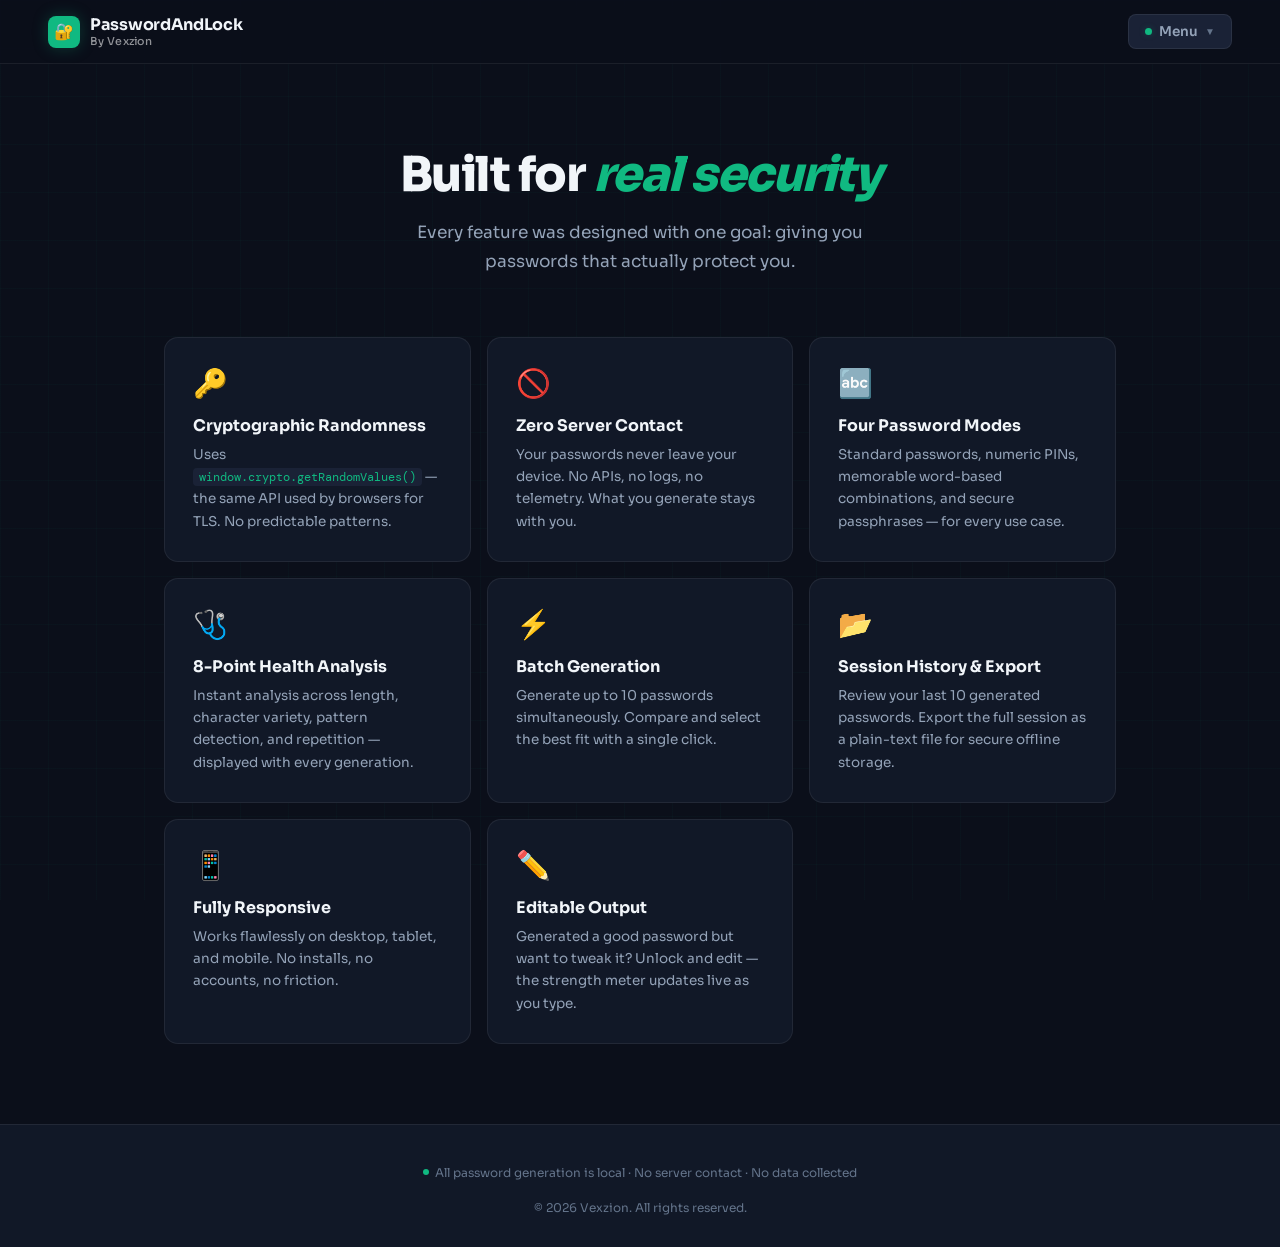
<file: features/index.html>
<!DOCTYPE html>
<html lang="en">
<head>

</script>
<script type="application/ld+json">
{
  "@context": "https://schema.org",
  "@type": "WebSite",
  "name": "PasswordAndLock",
  "url": "https://passwordandlock.com/",
  "inLanguage": "en-US",
  "description": "Privacy-first online password generator and security education resources.",
  "publisher": {
    "@type": "Organization",
    "name": "PasswordAndLock"
  }
}
</script>

<meta charset="UTF-8"><!-- BASIC SEO -->
<title>Vexzion — Secure Password Generator & Online Security Tools</title>
<meta name="description" content="Generate strong, secure passwords instantly with Vexzion. Free privacy-focused password generator and online security tools designed to protect your digital accounts.">
<meta name="keywords" content="password generator, secure password generator, strong password, random password tool, online security tools, cybersecurity tools, password creator">
<meta name="author" content="Vexzion">
<meta name="robots" content="index, follow">
<link rel="canonical" href="https://vexzion.com/">
<meta name="language" content="en-US">
<meta name="referrer" content="strict-origin-when-cross-origin">
<meta name="format-detection" content="telephone=no">
<meta name="application-name" content="Vexzion">
<meta name="apple-mobile-web-app-title" content="Vexzion">
<meta property="og:site_name" content="Vexzion">
<meta property="og:locale" content="en_US">
<meta property="og:image:alt" content="Vexzion secure password generator preview">
<meta property="og:url" content="https://vexzion.com/">
<meta name="twitter:site" content="@vexzion">
<meta name="twitter:creator" content="@vexzion">
<meta name="twitter:url" content="https://vexzion.com/">
<link rel="alternate" hreflang="en" href="https://vexzion.com/">
<link rel="alternate" hreflang="x-default" href="https://vexzion.com/">
<meta name="robots" content="index, follow, max-image-preview:large, max-snippet:-1, max-video-preview:-1">
<meta name="googlebot" content="index,follow,max-snippet:-1,max-image-preview:large,max-video-preview:-1">
<meta name="bingbot" content="index,follow,max-snippet:-1,max-image-preview:large,max-video-preview:-1">
<meta name="rating" content="general">
<meta name="distribution" content="global">
<meta name="subject" content="Password security, online privacy, and cybersecurity education">
<meta name="classification" content="Cybersecurity Tools">
<meta name="copyright" content="PasswordAndLock">
<meta name="reply-to" content="support@passwordandlock.com">
<meta name="url" content="https://vexzion.com/">
<meta property="og:image" content="https://vexzion.com/preview.png">
<meta property="og:image:type" content="image/png">
<meta property="og:image:width" content="1200">
<meta property="og:image:height" content="630">
<link rel="sitemap" type="application/xml" title="Sitemap" href="/sitemap.xml">
<link rel="manifest" href="/static.json">



<!-- MOBILE + PERFORMANCE -->
<meta name="viewport" content="width=device-width, initial-scale=1.0">
<meta name="theme-color" content="#0f172a">

<!-- FAVICON -->
<link rel="icon" type="image/png" href="/favicon.png">

<!-- OPEN GRAPH (FACEBOOK / DISCORD / LINK PREVIEW) -->
<meta property="og:title" content="Vexzion — Secure Password Generator">
<meta property="og:description" content="Create strong passwords instantly with Vexzion. Fast, private, and free security tools for safer online accounts.">
<meta property="og:type" content="website">
<meta property="og:url" content="https://vexzion.com/">
<meta property="og:image" content="https://vexzion.com/preview.png">

<!-- TWITTER SEO -->
<meta name="twitter:card" content="summary_large_image">
<meta name="twitter:title" content="Vexzion — Secure Password Generator">
<meta name="twitter:description" content="Generate secure passwords instantly. Privacy-focused security tools by Vexzion.">
<meta name="twitter:image" content="https://vexzion.com/preview.png">

<!-- GOOGLE VERIFICATION (ADD LATER) -->
<meta name="google-site-verification" content="ADD_CODE_LATER">

<!-- STRUCTURED DATA (VERY IMPORTANT FOR SEO) -->
<script type="application/ld+json">
{
  "@context": "https://schema.org",
  "@type": "WebApplication",
  "name": "Vexzion Password Generator",
  "url": "https://vexzion.com",
  "description": "Free online password generator and cybersecurity tools focused on privacy and strong security.",
  "applicationCategory": "SecurityApplication",
  "operatingSystem": "Any",
  "browserRequirements": "Requires JavaScript",
  "offers": {
    "@type": "Offer",
    "price": "0"
  }
}
</script>
<meta name="viewport" content="width=device-width, initial-scale=1.0">
<title>PasswordAndLock — Enterprise-Grade Password Security</title>
<meta name="description" content="Generate cryptographically secure passwords, PINs, passphrases and more. 100% browser-based, zero data collection, powered by the Web Cryptography API.">
<meta name="robots" content="index, follow">
<meta property="og:title" content="PasswordAndLock — Secure Password Generator">
<meta property="og:description" content="Military-grade password generation. No servers. No logs. No compromises.">
<meta property="og:type" content="website">
<link rel="canonical" href="https://passwordandlock.com/">
<link rel="preconnect" href="https://fonts.googleapis.com">
<link rel="preconnect" href="https://fonts.gstatic.com" crossorigin>
<link rel="preload" as="style" href="https://fonts.googleapis.com/css2?family=Sora:wght@300;400;500;600;700;800&family=DM+Mono:wght@400;500&display=swap" onload="this.onload=null;this.rel='stylesheet'">
<noscript><link rel="stylesheet" href="https://fonts.googleapis.com/css2?family=Sora:wght@300;400;500;600;700;800&family=DM+Mono:wght@400;500&display=swap"></noscript>
<link rel="stylesheet" href="/assets/styles/main.css">
</head>
<body data-page="about">

<div class="toast" id="toast"><div class="toast-dot"></div><span id="toast-msg"></span></div>

<!-- ══════════ HEADER ══════════ -->
<header>
  <div class="logo">
    <div class="logo-mark">🔐</div>
    <div>
      <div style="font-size:16px;font-weight:700;line-height:1.2;">PasswordAndLock</div>
      <div style="font-size:11px;font-weight:500;color:rgba(255,255,255,0.55);letter-spacing:.3px;">By Vexzion</div>
    </div>
  </div>
  <div class="dropdown" id="mainDropdown">
    <div class="dropdown-trigger" onclick="toggleDropdown()">
      <div class="dd-dot"></div>
      Menu
      <span class="dd-arrow">▼</span>
    </div>
    <div class="dropdown-menu">
      <div class="dd-section-label">Navigation</div>
      <a class="dd-item" id="dd-home" href="/"><div class="dd-item-icon">⚡</div>Generator</a>
      <a class="dd-item" id="dd-about" href="/features/"><div class="dd-item-icon">✦</div>Features</a>
      <div class="dd-divider"></div>
      <div class="dd-section-label">Resources</div>
      <a class="dd-item" id="dd-tips" href="/security-tips/"><div class="dd-item-icon">🛡</div>Security Tips</a>
      <a class="dd-item" id="dd-mistakes" href="/common-mistakes/"><div class="dd-item-icon">⚠️</div>Common Mistakes</a>
      <a class="dd-item" id="dd-faq" href="/faq/"><div class="dd-item-icon">❓</div>FAQ</a>
      <div class="dd-divider"></div>
      <div class="dd-section-label">Legal</div>
      <a class="dd-item" id="dd-privacy" href="/privacy/"><div class="dd-item-icon">🔏</div>Privacy Policy</a>
      <a class="dd-item" id="dd-tos" href="/terms/"><div class="dd-item-icon">📄</div>Terms of Service</a>
    </div>
  </div>
</header>

<!-- ══════════ HOME ══════════ -->
<section id="home" class="page active">

  <div class="hero">
    <div class="hero-glow"></div>
    <div class="hero-badge">Secure · Client-Side · Privacy-First</div>
    <h1>Passwords that keep<br><em>attackers out</em></h1>
    <p>Generate cryptographically secure passwords directly in your browser. No server processing. No password storage. Fully local generation.</p>
    <div class="hero-cta">
      <button class="btn-primary" onclick="document.getElementById('gen-section').scrollIntoView({behavior:'smooth'})">Generate a Password</button>
      <a class="btn-ghost" href="/features/" style="display:inline-flex;align-items:center;text-decoration:none;">See All Features</a>
    </div>
    <div class="hero-stats">
      <div class="hero-stat"><div class="num" id="sessionCount">0</div><div class="lbl">Generated This Session</div></div>
      <div class="hero-divider"></div>
      <div class="hero-stat"><div class="num">4</div><div class="lbl">Password Modes</div></div>
      <div class="hero-divider"></div>
      <div class="hero-stat"><div class="num">100%</div><div class="lbl">Client-Side Only</div></div>
    </div>
  </div>

  <!-- Generator -->
  <div class="gen-wrap" id="gen-section">
    <div class="gen-card">
      <h2>Password Generator</h2>

      <div class="output-row">
        <input type="text" class="output-field" id="output" placeholder="Click generate to create a secure password" readonly>
        <button class="icon-btn" id="copyButton" onclick="copyToClipboard()" title="Copy">⧉</button>
      </div>

      <div class="strength-row">
        <div class="strength-track"><div class="strength-fill" id="strengthFill"></div></div>
        <div class="strength-label" id="strengthText">—</div>
      </div>

      <!-- Health -->
      <div class="health-panel" id="healthPanel">
        <div class="health-header">
          <span>Password Health</span>
          <span class="health-score" id="healthScore"></span>
        </div>
        <div class="health-bar-track"><div class="health-bar-fill" id="healthBar"></div></div>
        <div class="health-checks-grid" id="healthChecks"></div>
        <div style="height:20px;"></div>
        <div style="width:100%; height:1px; background:var(--border);"></div>
        <div style="height:20px;"></div>
      </div>

      <!-- Type Selector -->
      <div class="type-tabs">
        <input type="radio" name="type" id="tPass" value="password"><label for="tPass">Password</label>
        <input type="radio" name="type" id="tPin" value="pin"><label for="tPin">PIN</label>
        <input type="radio" name="type" id="tMem" value="memorable"><label for="tMem">Memorable</label>
        <input type="radio" name="type" id="tPhrase" value="passphrase"><label for="tPhrase">Passphrase</label>
      </div>

      <!-- Options -->
      <div class="options-grid">
        <div class="opt-row">
          <div class="opt-label">Length <span id="lenVal">12</span></div>
          <input type="range" id="lenSlider" min="4" max="32" value="12">
        </div>
        <div class="opt-row">
          <div class="opt-label" style="margin-bottom:4px;">Character Sets</div>
          <div class="checks-row">
            <label class="check-pill active" id="pillLetters"><input type="checkbox" id="letters" checked><div class="pill-dot"></div>Letters</label>
            <label class="check-pill active" id="pillNumbers"><input type="checkbox" id="numbers" checked><div class="pill-dot"></div>Numbers</label>
            <label class="check-pill active" id="pillSymbols"><input type="checkbox" id="symbols" checked><div class="pill-dot"></div>Symbols</label>
          </div>
        </div>
      </div>

      <div class="gen-actions">
        <button class="btn-gen" onclick="generateSelected()">Generate Password</button>
        <button class="btn-edit" onclick="editGenerated()">Edit</button>
      </div>

      <div class="tip-bar" id="tipBar"></div>
    </div>
  </div>

  <!-- Collapsible Panels -->
  <div class="panels-wrap">

    <!-- Batch -->
    <div class="panel">
      <div class="panel-header" onclick="togglePanel(this)">
        <div class="panel-header-left">
          <div class="panel-icon">⚡</div>
          <div>
            <div class="panel-title">Batch Generator</div>
            <div class="panel-subtitle">Generate multiple at once</div>
          </div>
        </div>
        <span class="panel-chevron">▼</span>
      </div>
      <div class="panel-body">
        <div class="batch-controls">
          <label>Count:</label>
          <select id="batchCount">
            <option value="3">3 passwords</option>
            <option value="5" selected>5 passwords</option>
            <option value="10">10 passwords</option>
          </select>
          <button class="batch-btn" onclick="generateBatch()">Generate</button>
        </div>
        <ul class="batch-list" id="batchList"></ul>
      </div>
    </div>

    <!-- History -->
    <div class="panel">
      <div class="panel-header" onclick="togglePanel(this)">
        <div class="panel-header-left">
          <div class="panel-icon">🕓</div>
          <div>
            <div class="panel-title">Session History</div>
            <div class="panel-subtitle">Last 10 generated passwords</div>
          </div>
        </div>
        <span class="panel-chevron">▼</span>
      </div>
      <div class="panel-body">
        <ul class="history-list" id="historyList">
          <li class="history-empty">No passwords generated yet.</li>
        </ul>
        <div class="panel-footer-actions">
          <button class="panel-footer-btn" onclick="clearHistory()">Clear</button>
          <button class="panel-footer-btn download" onclick="downloadHistory()">↓ Export .txt</button>
        </div>
      </div>
    </div>

  </div>

  <!-- Trust Bar -->
  <div class="trust-bar" style="margin-top:48px;">
    <div class="trust-item"><span class="trust-icon">🔒</span> No server-side processing</div>
    <div class="trust-item"><span class="trust-icon">🧬</span> CSPRNG randomness</div>
    <div class="trust-item"><span class="trust-icon">🚫</span> Zero data collection</div>
    <div class="trust-item"><span class="trust-icon">🌐</span> Works offline</div>
    <div class="trust-item"><span class="trust-icon">⚡</span> Instant generation</div>
  </div>

  <!-- Stats Strip -->
  <div class="stats-strip">
    <div class="stat-item"><div class="s-num">256-bit</div><div class="s-lbl">Entropy Source</div></div>
    <div class="stat-item"><div class="s-num">200+</div><div class="s-lbl">Words in Passphrase Bank</div></div>
    <div class="stat-item"><div class="s-num">10</div><div class="s-lbl">Batch Passwords at Once</div></div>
    <div class="stat-item"><div class="s-num">8</div><div class="s-lbl">Health Check Criteria</div></div>
  </div>

</section>
<section id="about" class="page">
  <div class="page-hero">
    <h1>Built for <em style="color:var(--green)">real security</em></h1>
    <p>Every feature was designed with one goal: giving you passwords that actually protect you.</p>
  </div>
  <div class="features-grid">
    <div class="feat-card"><div class="feat-icon">🔑</div><h3>Cryptographic Randomness</h3><p>Uses <code style="font-family:var(--mono);font-size:12px;background:var(--surface2);padding:1px 6px;border-radius:4px;color:var(--green)">window.crypto.getRandomValues()</code> — the same API used by browsers for TLS. No predictable patterns.</p></div>
    <div class="feat-card"><div class="feat-icon">🚫</div><h3>Zero Server Contact</h3><p>Your passwords never leave your device. No APIs, no logs, no telemetry. What you generate stays with you.</p></div>
    <div class="feat-card"><div class="feat-icon">🔤</div><h3>Four Password Modes</h3><p>Standard passwords, numeric PINs, memorable word-based combinations, and secure passphrases — for every use case.</p></div>
    <div class="feat-card"><div class="feat-icon">🩺</div><h3>8-Point Health Analysis</h3><p>Instant analysis across length, character variety, pattern detection, and repetition — displayed with every generation.</p></div>
    <div class="feat-card"><div class="feat-icon">⚡</div><h3>Batch Generation</h3><p>Generate up to 10 passwords simultaneously. Compare and select the best fit with a single click.</p></div>
    <div class="feat-card"><div class="feat-icon">📂</div><h3>Session History & Export</h3><p>Review your last 10 generated passwords. Export the full session as a plain-text file for secure offline storage.</p></div>
    
    <div class="feat-card"><div class="feat-icon">📱</div><h3>Fully Responsive</h3><p>Works flawlessly on desktop, tablet, and mobile. No installs, no accounts, no friction.</p></div>
    <div class="feat-card"><div class="feat-icon">✏️</div><h3>Editable Output</h3><p>Generated a good password but want to tweak it? Unlock and edit — the strength meter updates live as you type.</p></div>
  </div>
</section>

<!-- ══════════ TIPS ══════════ -->
<section id="tips" class="page">
  <div class="page-hero">
    <h1>Security <em style="color:var(--green)">best practices</em></h1>
    <p>Ten habits that separate secure accounts from compromised ones.</p>
  </div>
  <div class="tips-wrap">
    <div class="tip-item"><div class="tip-num-badge">01</div><div class="tip-text"><h4>Never reuse passwords</h4><p>A single breach can cascade across every account sharing that password. Each account deserves a unique credential.</p></div></div>
    <div class="tip-item"><div class="tip-num-badge">02</div><div class="tip-text"><h4>Use a password manager</h4><p>Bitwarden, 1Password, and Dashlane let you maintain hundreds of unique passwords without memorizing a single one.</p></div></div>
    <div class="tip-item"><div class="tip-num-badge">03</div><div class="tip-text"><h4>Enable two-factor authentication</h4><p>2FA ensures that even a leaked password cannot grant access without a second factor only you possess.</p></div></div>
    <div class="tip-item"><div class="tip-num-badge">04</div><div class="tip-text"><h4>Longer passwords are exponentially stronger</h4><p>Moving from 8 to 16 characters doesn't double security — it raises the difficulty by trillions of iterations.</p></div></div>
    <div class="tip-item"><div class="tip-num-badge">05</div><div class="tip-text"><h4>Never include personal information</h4><p>Names, birthdays, and pet names are the first entries in any dictionary attack. Avoid all predictable associations.</p></div></div>
    <div class="tip-item"><div class="tip-num-badge">06</div><div class="tip-text"><h4>Monitor breach databases</h4><p>HaveIBeenPwned.com indexes billions of compromised credentials. Check your accounts regularly and rotate on hits.</p></div></div>
    <div class="tip-item"><div class="tip-num-badge">07</div><div class="tip-text"><h4>Recognize phishing attempts</h4><p>Legitimate organizations never request credentials via email, SMS, or unsolicited links. Verify URLs before entering any password.</p></div></div>
    <div class="tip-item"><div class="tip-num-badge">08</div><div class="tip-text"><h4>Segment your email identities</h4><p>Using a dedicated email for sensitive accounts limits exposure when lower-priority accounts are compromised.</p></div></div>
    <div class="tip-item"><div class="tip-num-badge">09</div><div class="tip-text"><h4>Always log out on shared devices</h4><p>Session tokens can persist after browser close on some configurations. Always explicit logout on public machines.</p></div></div>
    <div class="tip-item"><div class="tip-num-badge">10</div><div class="tip-text"><h4>Keep software updated</h4><p>Unpatched systems are the most common attack vector. OS and browser updates close vulnerabilities that no password can defend against.</p></div></div>
  </div>
</section>

<!-- ══════════ FAQ ══════════ -->
<section id="faq" class="page">
  <div class="page-hero">
    <h1>Frequently asked <em style="color:var(--green)">questions</em></h1>
    <p>Everything you need to know about how PasswordAndLock works.</p>
  </div>
  <div class="faq-wrap">
    <div class="faq-item"><div class="faq-q" onclick="toggleFaq(this)">Are my passwords stored anywhere?<span class="faq-arrow">▼</span></div><div class="faq-a">No. PasswordAndLock runs entirely within your browser. Nothing is transmitted to any server, logged, or persisted beyond your session. Closing the tab erases everything.</div></div>
    <div class="faq-item"><div class="faq-q" onclick="toggleFaq(this)">How is randomness generated?<span class="faq-arrow">▼</span></div><div class="faq-a">We use <code>window.crypto.getRandomValues()</code> — the browser's cryptographically secure pseudorandom number generator (CSPRNG). This is the same engine browsers use for TLS, not the predictable <code>Math.random()</code>.</div></div>
    <div class="faq-item"><div class="faq-q" onclick="toggleFaq(this)">What is the difference between the four modes?<span class="faq-arrow">▼</span></div><div class="faq-a">Password generates a random character mix. PIN generates digits only. Memorable combines dictionary words into something pronounceable. Passphrase generates a word sequence separated by a character — high entropy with human readability.</div></div>
    <div class="faq-item"><div class="faq-q" onclick="toggleFaq(this)">What password length should I use?<span class="faq-arrow">▼</span></div><div class="faq-a">16+ characters for standard accounts. 20+ for email, banking, and password manager master passwords. PINs follow the service's own constraints, typically 4–8 digits.</div></div>
    <div class="faq-item"><div class="faq-q" onclick="toggleFaq(this)">What does the health checker evaluate?<span class="faq-arrow">▼</span></div><div class="faq-a">Eight criteria: minimum 8 characters, minimum 12 characters, uppercase presence, lowercase presence, digit presence, symbol presence, absence of common patterns (123, qwerty, password), and absence of character repetition (aaa).</div></div>
    <div class="faq-item"><div class="faq-q" onclick="toggleFaq(this)">Can I edit a generated password?<span class="faq-arrow">▼</span></div><div class="faq-a">Yes. Click Edit to unlock the output field. The strength meter and health panel update in real time as you type, so you can see the impact of any change immediately.</div></div>
    <div class="faq-item"><div class="faq-q" onclick="toggleFaq(this)">What is the Batch Generator?<span class="faq-arrow">▼</span></div><div class="faq-a">It generates 3, 5, or 10 passwords simultaneously using your current settings. Each result can be copied or loaded into the main field with one click.</div></div>
    <div class="faq-item"><div class="faq-q" onclick="toggleFaq(this)">Is PasswordAndLock free?<span class="faq-arrow">▼</span></div><div class="faq-a">Completely free. No account, no subscription, no ads, no limits. Every feature is available to everyone.</div></div>
  </div>
</section>

<!-- ══════════ TOS ══════════ -->
<section id="tos" class="page">
  <div class="page-hero">
    <h1>Terms of <em style="color:var(--green)">Service</em></h1>
  </div>
  <div class="tos-wrap">
    <span class="tos-date">Effective Date: March 22, 2026</span>
    <p>Welcome to <strong>PasswordAndLock</strong> ("Company," "we," "our," or "us"). These Terms of Service ("Terms") govern your access to and use of our password generator website (the "Service"). By using the Service, you agree to be bound by these Terms.</p>
    <h3>1. Eligibility</h3><p>The Service is intended only for individuals 13 years of age or older. By using it, you confirm you meet this requirement and have the legal capacity to agree to these Terms. Users under 13 are not permitted to use the Service.</p>
    <h3>2. Description of Service</h3><p>PasswordAndLock provides a browser-based tool that generates secure passwords for informational and personal use. We do not guarantee immunity from unauthorized access or cyber threats.</p>
    <h3>3. User Responsibilities</h3><p>You agree to take sole responsibility for how you use generated passwords, to refrain from illegal or harmful activities, not to attempt to exploit or reverse-engineer the Service, and to securely store any passwords you generate.</p>
    <h3>4. No Storage of Passwords</h3><p>All password generation occurs locally in your browser. Passwords are never stored, saved, or transmitted to our servers. You acknowledge no system is completely secure.</p>
    <h3>5. Disclaimer of Warranties</h3><p>The Service is provided "as is" and "as available." We make no warranties regarding fitness for purpose, reliability, availability, or the security strength of generated passwords. Use is at your own risk.</p>
    <h3>6. Limitation of Liability</h3><p>To the fullest extent permitted by law, we are not liable for hacked accounts, data breaches, or security failures from using generated passwords, nor for indirect, incidental, or consequential damages including loss of data, loss of profits, or unauthorized account access.</p>
    <h3>7. Intellectual Property</h3><p>All content on the Service — design, code, branding, and features — is owned by PasswordAndLock and protected under applicable laws. You may not copy, modify, distribute, or recreate any part without permission.</p>
    <h3>8. Acceptable Use</h3><p>You may not use the Service for hacking, phishing, or illegal activity; to gain unauthorized system access; or to deploy bots or scrapers. Violations may result in access restrictions or legal action.</p>
    <h3>9. Third-Party Services</h3><p>The Service may rely on third-party hosting. We are not responsible for third-party outages, security vulnerabilities, or external service practices.</p>
    <h3>10. Privacy</h3><p>We aim to collect minimal or no personal data. Basic analytics or hosting-related data may be collected automatically. Your use of the Service is also subject to our Privacy Policy.</p>
    <h3>11. Termination</h3><p>We may suspend or terminate access at any time, including for Terms violations, without prior notice.</p>
    <h3>12. Changes to Terms</h3><p>We may update these Terms at any time to reflect legal requirements, feature updates, or security improvements. Updated Terms are posted with a revised Effective Date.</p>
    <h3>13. Governing Law</h3><p>These Terms are governed by the laws of the United States without regard to conflict of law principles.</p>
    <h3>14. Indemnification</h3><p>You agree to defend and hold harmless PasswordAndLock and its owners from any claims, damages, or liabilities arising from your use, violations of these Terms, or misuse of generated passwords.</p>
    <h3>15. Entire Agreement</h3><p>These Terms constitute the entire agreement between you and PasswordAndLock regarding the Service and supersede any prior agreements.</p>
  </div>
</section>

<!-- ══════════ COMMON MISTAKES ══════════ -->
<section id="mistakes" class="page">
  <div class="page-hero">
    <h1>Common password <em style="color:#ef4444">mistakes</em></h1>
    <p>The most dangerous habits people have — and how to fix them instantly.</p>
  </div>
  <div class="mistakes-wrap">
    <div class="mistake-card"><div class="mistake-num">01</div><div class="mistake-body"><h4>Using the same password everywhere</h4><p>When one site is breached, attackers run automated "credential stuffing" attacks against hundreds of other platforms with your leaked credentials within hours.</p><span class="mistake-fix">✓ Fix: Generate a unique password for every account</span></div></div>
    <div class="mistake-card"><div class="mistake-num">02</div><div class="mistake-body"><h4>Short passwords under 10 characters</h4><p>An 8-character password using common characters can be cracked in under an hour with modern hardware. Length is the single most impactful factor in password strength.</p><span class="mistake-fix">✓ Fix: Use 16+ characters minimum</span></div></div>
    <div class="mistake-card"><div class="mistake-num">03</div><div class="mistake-body"><h4>Personal information in passwords</h4><p>Birthdates, pet names, favourite teams, and family names are all scraped from social media and fed into targeted dictionary attacks before generic brute-force even begins.</p><span class="mistake-fix">✓ Fix: Use fully random or passphrase-style passwords</span></div></div>
    <div class="mistake-card"><div class="mistake-num">04</div><div class="mistake-body"><h4>Writing passwords on paper or in plain text files</h4><p>Physical notes can be photographed, and unencrypted text files are trivially read by malware. Neither offers any protection after initial access.</p><span class="mistake-fix">✓ Fix: Use an encrypted password manager (Bitwarden, 1Password)</span></div></div>
    <div class="mistake-card"><div class="mistake-num">05</div><div class="mistake-body"><h4>Simple character substitutions (p@ssw0rd)</h4><p>Substituting @ for a and 0 for o has been in dictionary attack wordlists since the early 2000s. These patterns provide essentially zero additional security.</p><span class="mistake-fix">✓ Fix: Use genuinely random characters, not substitutions</span></div></div>
    <div class="mistake-card"><div class="mistake-num">06</div><div class="mistake-body"><h4>Not enabling two-factor authentication</h4><p>A strong password alone is not enough. 2FA ensures that even a perfectly leaked password cannot grant access without the second factor in your possession.</p><span class="mistake-fix">✓ Fix: Enable TOTP-based 2FA on every critical account</span></div></div>
    <div class="mistake-card"><div class="mistake-num">07</div><div class="mistake-body"><h4>Ignoring breach notifications</h4><p>Many users receive breach emails and ignore them for weeks. Attackers act within minutes of leaked credential databases appearing on dark web markets.</p><span class="mistake-fix">✓ Fix: Change affected passwords within 24 hours of any breach notification</span></div></div>
    <div class="mistake-card"><div class="mistake-num">08</div><div class="mistake-body"><h4>Sharing passwords via SMS or email</h4><p>SMS and email are inherently unencrypted at multiple transit points. Any credential sent this way should be considered compromised and rotated immediately after use.</p><span class="mistake-fix">✓ Fix: Use a secure sharing feature in a password manager</span></div></div>
  </div>
</section>

<!-- ══════════ PRIVACY ══════════ -->
<section id="privacy" class="page">
  <div class="page-hero">
    <h1>Privacy <em style="color:var(--green)">Policy</em></h1>
  </div>
  <div class="tos-wrap">
    <span class="tos-date">Effective Date: March 23, 2026</span>

    <h3 style="margin-top:48px;">What We Collect</h3>
    <p>We do not collect personal information such as names, email addresses, account credentials, or generated passwords.</p>
    <p>However, limited technical data (such as anonymized IP address, browser type, and page visit information) may be automatically collected by third-party analytics services to help us understand general website usage and improve performance. This data is not used to identify individual users.</p>

    <h3>Password Generation</h3>
    <p>All password generation occurs entirely within your browser using the Web Cryptography API (<code style="font-family:'DM Mono',monospace;font-size:12.5px;background:var(--surface2);padding:2px 8px;border-radius:5px;color:var(--green)">window.crypto.getRandomValues()</code>). No password data is transmitted to our servers or any third-party service.</p>

    <h3>Session Data</h3>
    <p>Temporary session information (such as generated password history within the session) exists only in your browser's memory. This data is automatically erased when the page is refreshed or the browser tab is closed. We do not store password data in <code style="font-family:'DM Mono',monospace;font-size:12.5px;background:var(--surface2);padding:2px 8px;border-radius:5px;color:var(--green)">localStorage</code>, <code style="font-family:'DM Mono',monospace;font-size:12.5px;background:var(--surface2);padding:2px 8px;border-radius:5px;color:var(--green)">sessionStorage</code>, or any server database.</p>

    <h3>Cookies and Local Storage</h3>
    <p>We do not use tracking cookies. A single <code style="font-family:'DM Mono',monospace;font-size:12.5px;background:var(--surface2);padding:2px 8px;border-radius:5px;color:var(--green)">localStorage</code> entry (<code style="font-family:'DM Mono',monospace;font-size:12.5px;background:var(--surface2);padding:2px 8px;border-radius:5px;color:var(--green)">pal-theme</code>) is stored only to remember your theme preference. This does not contain personal data.</p>

    <h3>Analytics</h3>
    <p>We use Google Analytics to understand general website usage and improve performance. Google Analytics may collect information such as:</p>
    <ul>
      <li>IP address (anonymized where applicable)</li>
      <li>Browser type and device information</li>
      <li>Pages visited and session duration</li>
      <li>Approximate geographic region</li>
    </ul>
    <p>This analytics data is used only for aggregate insights and is not linked to password generation or personal identity. No generated passwords or sensitive inputs are tracked.</p>

    <h3>Third-Party Services</h3>
    <p>This Service loads Sora and DM Mono fonts via Google Fonts. When fonts are requested, Google may log your IP address as part of standard content delivery operations.</p>
    <p>For more information, see: <a href="https://policies.google.com/privacy" target="_blank" style="color:var(--green);text-decoration:none;">https://policies.google.com/privacy</a></p>

    <h3>Data Retention</h3>
    <p>We do not maintain user accounts or personal data. Analytics data is retained according to Google Analytics default retention settings.</p>

    <h3>Children's Privacy</h3>
    <p>This Service is not directed toward children under 13. We do not knowingly collect personal information from children.</p>

    <h3>Changes to This Policy</h3>
    <p>We may update this Privacy Policy periodically. The updated version will be posted on this page with a revised effective date.</p>

    <h3>Contact</h3>
    <p>For privacy-related questions, contact Vexzion through the official website or associated community channels.</p>

    <p style="margin-top:36px;font-size:12px;color:var(--text-3);">Last updated: March 23, 2026</p>
  </div>
</section>

<!-- ══════════ CHANGELOG ══════════ -->


<footer>
  <div class="footer-trust"><div class="footer-trust-dot"></div>All password generation is local · No server contact · No data collected</div>
  <div class="footer-copy">© 2026 Vexzion. All rights reserved.</div>
</footer>

<script>
/* ═══ State ═══ */
const output    = document.getElementById('output');
const slider    = document.getElementById('lenSlider');
const lenVal    = document.getElementById('lenVal');
const strFill   = document.getElementById('strengthFill');
const strText   = document.getElementById('strengthText');
let history_arr = [], sessionCnt = 0;

const words = ["dog","cat","lion","tiger","bear","wolf","fox","eagle","hawk","fish","shark","whale","dolphin","bee","ant","butterfly","spider","horse","cow","pig","sheep","goat","chicken","duck","owl","rabbit","deer","mouse","rat","snake","frog","crocodile","elephant","giraffe","zebra","monkey","ape","kangaroo","koala","panda","turtle","penguin","seal","otter","beaver","swan","crow","sparrow","parrot","falcon","lemon","orange","apple","banana","grape","cherry","peach","melon","kiwi","lime","mango","pear","pineapple","plum","strawberry","raspberry","blueberry","watermelon","bread","milk","cheese","butter","egg","yogurt","honey","rice","pasta","noodle","pizza","burger","sushi","steak","beef","pork","carrot","potato","tomato","onion","pepper","garlic","cucumber","spinach","lettuce","broccoli","corn","bean","pea","mushroom","cabbage","zucchini","pumpkin","squash","ocean","river","mountain","hill","valley","forest","tree","flower","grass","sky","cloud","rain","snow","wind","storm","lightning","sun","moon","star","shadow","fire","ice","rock","stone","sand","shell","crystal","diamond","pearl","gold","silver","bronze","iron","steel","glass","book","pen","pencil","paper","notebook","desk","chair","computer","keyboard","screen","phone","tablet","camera","clock","watch","bag","shoes","hat","coat","shirt","pants","sock","belt","jacket","umbrella","door","window","road","bridge","house","castle","car","bike","boat","plane","train","bus","ball","bat","game","song","music","dance","paint","draw","write","poem","story","dream","spark","ember","leaf","branch","root","seed","fruit","dragon","phoenix","unicorn","thunder","echo","whisper"];


/* ═══ Slider ═══ */
slider.oninput = () => lenVal.textContent = slider.value;

/* ═══ Checkboxes ═══ */
['Letters','Numbers','Symbols'].forEach(name => {
  const pill = document.getElementById('pill'+name);
  const cb   = document.getElementById(name.toLowerCase());
  cb.addEventListener('change', () => pill.classList.toggle('active', cb.checked));
});

/* ═══ Toast ═══ */
let toastTimer;
function showToast(msg, type='success'){
  const t = document.getElementById('toast');
  document.getElementById('toast-msg').textContent = msg;
  t.className = 'toast ' + type + ' show';
  clearTimeout(toastTimer);
  toastTimer = setTimeout(() => t.classList.remove('show'), 2600);
}

/* ═══ Dropdown ═══ */
function toggleDropdown(){
  document.getElementById('mainDropdown').classList.toggle('open');
}
/* ═══ MPA page map ═══ */
const pageIds = ['home','about','tips','faq','tos','privacy','mistakes'];
const currentPage = document.body.dataset.page || 'home';

function setActiveNav(id){
  pageIds.forEach(pageId => {
    const nav = document.getElementById('nav-'+pageId);
    if(nav) nav.classList.toggle('active', pageId === id);
    const dd = document.getElementById('dd-'+pageId);
    if(dd) dd.classList.toggle('active-page', pageId === id);
  });
}

function showPage(id){
  document.querySelectorAll('.page').forEach(p => p.classList.remove('active'));
  const page = document.getElementById(id) || document.getElementById('home');
  if(page) page.classList.add('active');
  setActiveNav(id);
}

/* ═══ Crypto random ═══ */
function rand(max){
  const buf = new Uint32Array(1);
  const limit = 2**32 - (2**32 % max);
  let v; do { window.crypto.getRandomValues(buf); v = buf[0]; } while(v >= limit);
  return v % max;
}

/* ═══ Build password ═══ */
function buildPassword(type, length){
  const ul = document.getElementById('letters').checked;
  const un = document.getElementById('numbers').checked;
  const us = document.getElementById('symbols').checked;
  let pass = '';
  if(type === 'password'){
    let chars = '';
    if(ul) chars += 'ABCDEFGHIJKLMNOPQRSTUVWXYZabcdefghijklmnopqrstuvwxyz';
    if(un) chars += '0123456789';
    if(us) chars += '!@#$%^&*()_+-={}[]';
    if(!chars) return null;
    for(let i=0;i<length;i++) pass += chars[rand(chars.length)];
  } else if(type === 'pin'){
    for(let i=0;i<length;i++) pass += rand(10);
  } else if(type === 'memorable'){
    while(pass.length < length){
      const wc = rand(2)+2;
      for(let i=0;i<wc;i++) pass += words[rand(words.length)];
      let chars = '';
      if(ul) chars += 'ABCDEFGHIJKLMNOPQRSTUVWXYZabcdefghijklmnopqrstuvwxyz';
      if(un) chars += '0123456789';
      if(us) chars += '!@#$%^&*()_+-={}[]';
      if(chars) pass += chars[rand(chars.length)];
    }
    pass = pass.substring(0, length);
  } else if(type === 'passphrase'){
    const sep = us ? ['-','_','.','@','+'][rand(5)] : '-';
    const wc  = Math.max(3, Math.min(8, Math.floor(length/4)));
    const chosen = []; for(let i=0;i<wc;i++) chosen.push(words[rand(words.length)]);
    pass = chosen.join(sep);
    if(un) pass += sep + (rand(9000)+1000);
    pass = pass.substring(0, length > pass.length ? pass.length : length);
  }
  return pass;
}

/* ═══ Generate ═══ */
function generateSelected(){
  const sel = document.querySelector('input[name="type"]:checked');
  if(!sel){ showToast('Select a password type first', 'warn'); return; }
  const pass = buildPassword(sel.value, parseInt(slider.value));
  if(!pass){ showToast('Select at least one character set', 'warn'); return; }
  output.value = pass; output.readOnly = true;
  updateStrength(pass); checkHealth(pass); addToHistory(pass);
  sessionCnt++; document.getElementById('sessionCount').textContent = sessionCnt;
  document.getElementById('gen-section').scrollIntoView({behavior:'smooth'});
}

function editGenerated(){ output.readOnly = false; output.focus(); }

/* ═══ Batch ═══ */
function generateBatch(){
  const sel = document.querySelector('input[name="type"]:checked');
  if(!sel){ showToast('Select a password type first','warn'); return; }
  const count = parseInt(document.getElementById('batchCount').value);
  const len   = parseInt(slider.value);
  const list  = document.getElementById('batchList');
  let html = '';
  for(let i=0;i<count;i++){
    const pw = buildPassword(sel.value, len) || '';
    const safe = pw.replace(/\\/g,'\\\\').replace(/'/g,"\\'");
    const display = pw.length>38 ? pw.substring(0,38)+'…' : pw;
    html += `<li class="batch-item"><span title="${pw}">${display}</span><button class="batch-item-btn" onclick="copyText('${safe}')">Copy</button><button class="batch-item-btn use-btn" onclick="usePw('${safe}')">Use</button></li>`;
  }
  list.innerHTML = html;
}

function usePw(pw){
  output.value = pw; output.readOnly = true;
  updateStrength(pw); checkHealth(pw); addToHistory(pw);
  sessionCnt++; document.getElementById('sessionCount').textContent = sessionCnt;
  document.getElementById('gen-section').scrollIntoView({behavior:'smooth'});
  showToast('Password loaded');
}

/* ═══ Strength ═══ */
function updateStrength(pw){
  let s=0;
  if(pw.length>=8)s++; if(pw.length>=12)s++;
  if(/[A-Z]/.test(pw))s++; if(/[a-z]/.test(pw))s++;
  if(/[0-9]/.test(pw))s++; if(/[^A-Za-z0-9]/.test(pw))s++;
  const pct = Math.round(s/6*100);
  strFill.style.width = pct+'%';
  if(s<=2){ strFill.style.background='#ef4444'; strText.textContent='Weak'; strText.style.color='#ef4444'; }
  else if(s<=4){ strFill.style.background='#f59e0b'; strText.textContent='Moderate'; strText.style.color='#f59e0b'; }
  else{ strFill.style.background='#10b981'; strText.textContent='Strong'; strText.style.color='#10b981'; }
}

/* ═══ Health ═══ */
function checkHealth(pw){
  const panel = document.getElementById('healthPanel');
  if(!pw){ panel.style.display='none'; return; }
  panel.style.display='block';
  const criteria=[
    {l:'8+ characters', p:pw.length>=8},
    {l:'12+ characters', p:pw.length>=12},
    {l:'Uppercase', p:/[A-Z]/.test(pw)},
    {l:'Lowercase', p:/[a-z]/.test(pw)},
    {l:'Numbers', p:/[0-9]/.test(pw)},
    {l:'Symbols', p:/[^A-Za-z0-9]/.test(pw)},
    {l:'No common patterns', p:!/123|abc|qwerty|password|111|000/i.test(pw)},
    {l:'No repeats', p:!/(.)(\1{2,})/.test(pw)},
  ];
  const pct = Math.round(criteria.filter(c=>c.p).length/criteria.length*100);
  const bar = document.getElementById('healthBar');
  bar.style.width = pct+'%';
  let col='#ef4444', lbl='Poor';
  if(pct>=80){ col='#10b981'; lbl='Excellent'; }
  else if(pct>=60){ col='#f59e0b'; lbl='Fair'; }
  bar.style.background = col;
  document.getElementById('healthScore').textContent = lbl+' · '+pct+'%';
  document.getElementById('healthScore').style.color = col;
  document.getElementById('healthChecks').innerHTML = criteria.map(c=>`
    <div class="hc-item${c.p?' pass-item':''}">
      <div class="hc-dot ${c.p?'pass':'fail'}"></div>${c.l}
    </div>`).join('');
}

/* ═══ Copy ═══ */
function copyToClipboard(){
  if(!output.value) return;
  navigator.clipboard.writeText(output.value).then(()=>showToast('Copied to clipboard'));
}
function copyText(pw){ navigator.clipboard.writeText(pw).then(()=>showToast('Copied')); }
function copyHistoryItem(pw){ navigator.clipboard.writeText(pw).then(()=>showToast('Copied')); }

/* ═══ History ═══ */
function addToHistory(pw){
  history_arr.unshift(pw);
  if(history_arr.length>10) history_arr.pop();
  renderHistory();
}
function renderHistory(){
  const l = document.getElementById('historyList');
  if(!history_arr.length){ l.innerHTML='<li class="history-empty">No passwords generated yet.</li>'; return; }
  l.innerHTML = history_arr.map(pw=>`
    <li class="history-item">
      <span title="${pw}">${pw.length>36?pw.substring(0,36)+'…':pw}</span>
      <button class="hist-copy-btn" onclick="copyHistoryItem('${pw.replace(/'/g,"\\'")}')">Copy</button>
    </li>`).join('');
}
function clearHistory(){ history_arr=[]; renderHistory(); showToast('History cleared','info'); }
function downloadHistory(){
  if(!history_arr.length){ showToast('Nothing to export','warn'); return; }
  const blob = new Blob([history_arr.join('\n')],{type:'text/plain'});
  const a = document.createElement('a');
  const url = URL.createObjectURL(blob);
  a.href=url; a.download='passwordandlock-export.txt'; a.click();
  URL.revokeObjectURL(url);
  showToast('Exported successfully');
}

/* ═══ Panels ═══ */
function togglePanel(header){
  const body = header.nextElementSibling;
  header.classList.toggle('open');
  body.classList.toggle('open');
}

/* ═══ FAQ ═══ */
function toggleFaq(qEl){
  const item = qEl.parentElement;
  const wasOpen = item.classList.contains('open');
  document.querySelectorAll('.faq-item').forEach(i=>i.classList.remove('open'));
  if(!wasOpen) item.classList.add('open');
}

/* ═══ Rotating tips ═══ */
const tips = [
  '16-character passwords take billions of years to crack by brute force.',
  'Use a unique password for every account — credential stuffing is automated.',
  'Enable two-factor authentication on every account that supports it.',
  'Passphrases combine strong entropy with human memorability.',
  'A password manager is the single highest-impact security upgrade you can make.',
  'Symbols and mixed case multiply the search space exponentially.',
  'Change passwords immediately after any suspected account compromise.',
  'Your password generator never contacts any external server.',
];
let tipIdx = 0;
function rotateTip(){
  const el = document.getElementById('tipBar');
  if(el){ el.textContent = '💡  '+tips[tipIdx%tips.length]; tipIdx++; }
}
rotateTip(); setInterval(rotateTip, 7000);

/* ═══ Live edit ═══ */
output.addEventListener('input', ()=>{ updateStrength(output.value); checkHealth(output.value); });

// Load active page from document context
(function(){
  showPage(currentPage);
})();

</script>
</body>
</html>
</file>
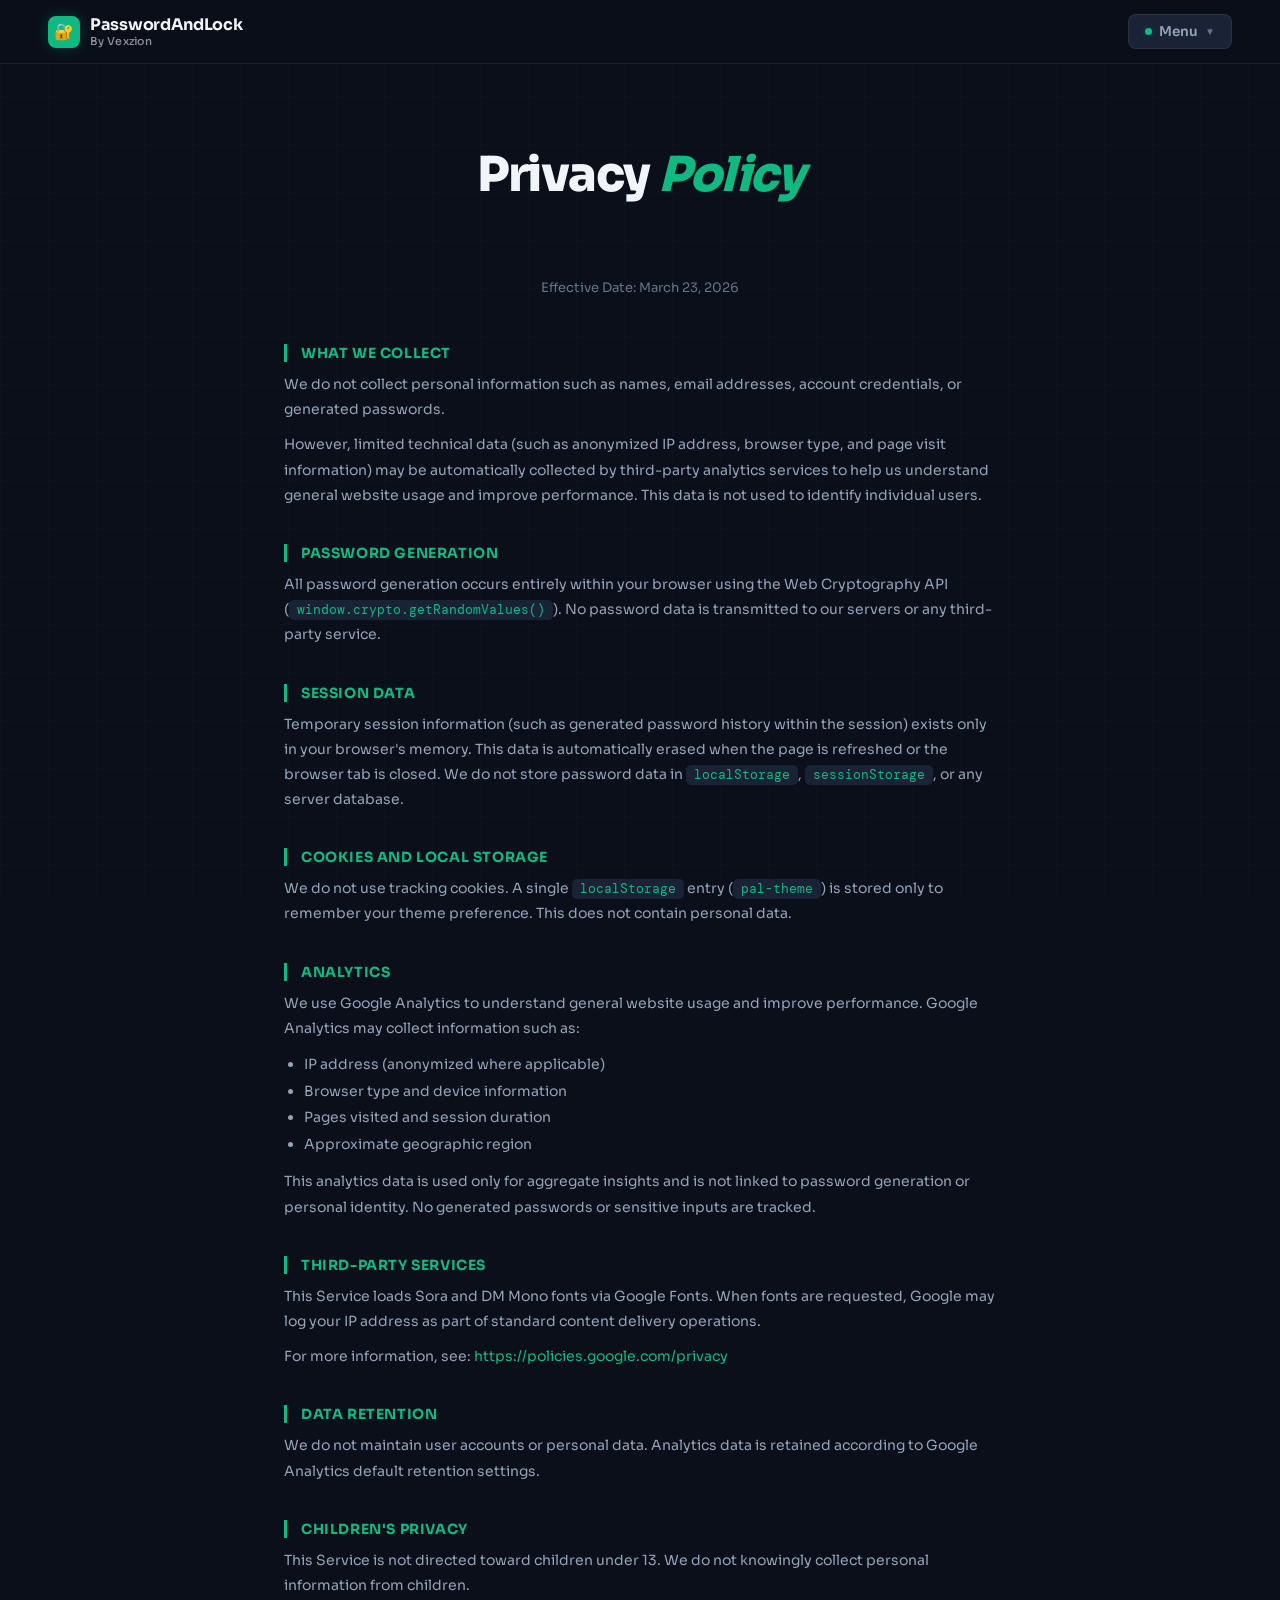
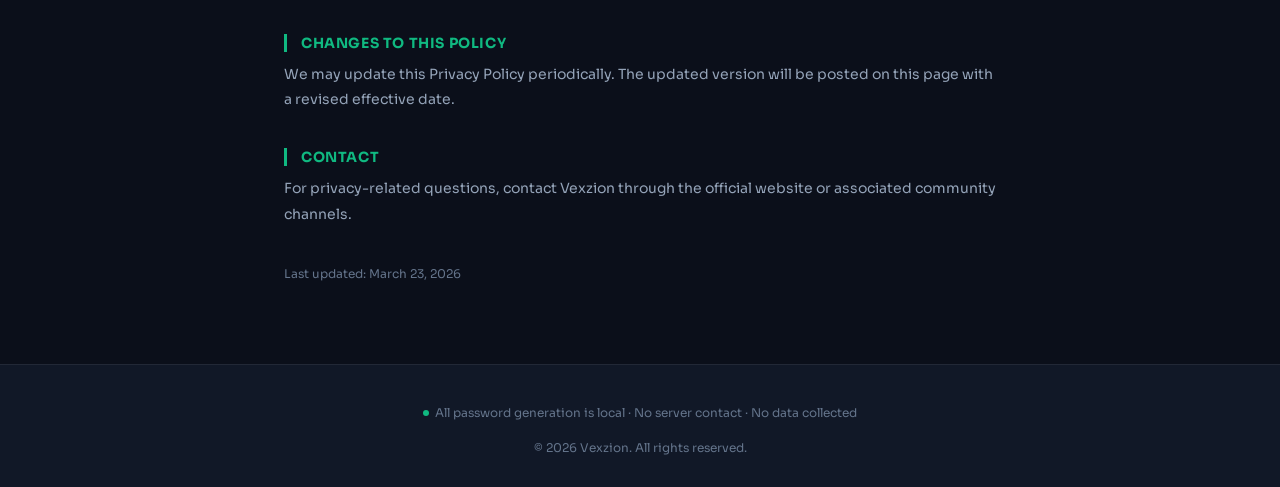
<file: privacy/index.html>
<!DOCTYPE html>
<html lang="en">
<head>

</script>
<script type="application/ld+json">
{
  "@context": "https://schema.org",
  "@type": "WebSite",
  "name": "PasswordAndLock",
  "url": "https://passwordandlock.com/",
  "inLanguage": "en-US",
  "description": "Privacy-first online password generator and security education resources.",
  "publisher": {
    "@type": "Organization",
    "name": "PasswordAndLock"
  }
}
</script>

<meta charset="UTF-8"><!-- BASIC SEO -->
<title>Vexzion — Secure Password Generator & Online Security Tools</title>
<meta name="description" content="Generate strong, secure passwords instantly with Vexzion. Free privacy-focused password generator and online security tools designed to protect your digital accounts.">
<meta name="keywords" content="password generator, secure password generator, strong password, random password tool, online security tools, cybersecurity tools, password creator">
<meta name="author" content="Vexzion">
<meta name="robots" content="index, follow">
<link rel="canonical" href="https://vexzion.com/">
<meta name="language" content="en-US">
<meta name="referrer" content="strict-origin-when-cross-origin">
<meta name="format-detection" content="telephone=no">
<meta name="application-name" content="Vexzion">
<meta name="apple-mobile-web-app-title" content="Vexzion">
<meta property="og:site_name" content="Vexzion">
<meta property="og:locale" content="en_US">
<meta property="og:image:alt" content="Vexzion secure password generator preview">
<meta property="og:url" content="https://vexzion.com/">
<meta name="twitter:site" content="@vexzion">
<meta name="twitter:creator" content="@vexzion">
<meta name="twitter:url" content="https://vexzion.com/">
<link rel="alternate" hreflang="en" href="https://vexzion.com/">
<link rel="alternate" hreflang="x-default" href="https://vexzion.com/">
<meta name="robots" content="index, follow, max-image-preview:large, max-snippet:-1, max-video-preview:-1">
<meta name="googlebot" content="index,follow,max-snippet:-1,max-image-preview:large,max-video-preview:-1">
<meta name="bingbot" content="index,follow,max-snippet:-1,max-image-preview:large,max-video-preview:-1">
<meta name="rating" content="general">
<meta name="distribution" content="global">
<meta name="subject" content="Password security, online privacy, and cybersecurity education">
<meta name="classification" content="Cybersecurity Tools">
<meta name="copyright" content="PasswordAndLock">
<meta name="reply-to" content="support@passwordandlock.com">
<meta name="url" content="https://vexzion.com/">
<meta property="og:image" content="https://vexzion.com/preview.png">
<meta property="og:image:type" content="image/png">
<meta property="og:image:width" content="1200">
<meta property="og:image:height" content="630">
<link rel="sitemap" type="application/xml" title="Sitemap" href="/sitemap.xml">
<link rel="manifest" href="/static.json">



<!-- MOBILE + PERFORMANCE -->
<meta name="viewport" content="width=device-width, initial-scale=1.0">
<meta name="theme-color" content="#0f172a">

<!-- FAVICON -->
<link rel="icon" type="image/png" href="/favicon.png">

<!-- OPEN GRAPH (FACEBOOK / DISCORD / LINK PREVIEW) -->
<meta property="og:title" content="Vexzion — Secure Password Generator">
<meta property="og:description" content="Create strong passwords instantly with Vexzion. Fast, private, and free security tools for safer online accounts.">
<meta property="og:type" content="website">
<meta property="og:url" content="https://vexzion.com/">
<meta property="og:image" content="https://vexzion.com/preview.png">

<!-- TWITTER SEO -->
<meta name="twitter:card" content="summary_large_image">
<meta name="twitter:title" content="Vexzion — Secure Password Generator">
<meta name="twitter:description" content="Generate secure passwords instantly. Privacy-focused security tools by Vexzion.">
<meta name="twitter:image" content="https://vexzion.com/preview.png">

<!-- GOOGLE VERIFICATION (ADD LATER) -->
<meta name="google-site-verification" content="ADD_CODE_LATER">

<!-- STRUCTURED DATA (VERY IMPORTANT FOR SEO) -->
<script type="application/ld+json">
{
  "@context": "https://schema.org",
  "@type": "WebApplication",
  "name": "Vexzion Password Generator",
  "url": "https://vexzion.com",
  "description": "Free online password generator and cybersecurity tools focused on privacy and strong security.",
  "applicationCategory": "SecurityApplication",
  "operatingSystem": "Any",
  "browserRequirements": "Requires JavaScript",
  "offers": {
    "@type": "Offer",
    "price": "0"
  }
}
</script>
<meta name="viewport" content="width=device-width, initial-scale=1.0">
<title>PasswordAndLock — Enterprise-Grade Password Security</title>
<meta name="description" content="Generate cryptographically secure passwords, PINs, passphrases and more. 100% browser-based, zero data collection, powered by the Web Cryptography API.">
<meta name="robots" content="index, follow">
<meta property="og:title" content="PasswordAndLock — Secure Password Generator">
<meta property="og:description" content="Military-grade password generation. No servers. No logs. No compromises.">
<meta property="og:type" content="website">
<link rel="canonical" href="https://passwordandlock.com/">
<link rel="preconnect" href="https://fonts.googleapis.com">
<link rel="preconnect" href="https://fonts.gstatic.com" crossorigin>
<link rel="preload" as="style" href="https://fonts.googleapis.com/css2?family=Sora:wght@300;400;500;600;700;800&family=DM+Mono:wght@400;500&display=swap" onload="this.onload=null;this.rel='stylesheet'">
<noscript><link rel="stylesheet" href="https://fonts.googleapis.com/css2?family=Sora:wght@300;400;500;600;700;800&family=DM+Mono:wght@400;500&display=swap"></noscript>
<link rel="stylesheet" href="/assets/styles/main.css">
</head>
<body data-page="privacy">

<div class="toast" id="toast"><div class="toast-dot"></div><span id="toast-msg"></span></div>

<!-- ══════════ HEADER ══════════ -->
<header>
  <div class="logo">
    <div class="logo-mark">🔐</div>
    <div>
      <div style="font-size:16px;font-weight:700;line-height:1.2;">PasswordAndLock</div>
      <div style="font-size:11px;font-weight:500;color:rgba(255,255,255,0.55);letter-spacing:.3px;">By Vexzion</div>
    </div>
  </div>
  <div class="dropdown" id="mainDropdown">
    <div class="dropdown-trigger" onclick="toggleDropdown()">
      <div class="dd-dot"></div>
      Menu
      <span class="dd-arrow">▼</span>
    </div>
    <div class="dropdown-menu">
      <div class="dd-section-label">Navigation</div>
      <a class="dd-item" id="dd-home" href="/"><div class="dd-item-icon">⚡</div>Generator</a>
      <a class="dd-item" id="dd-about" href="/features/"><div class="dd-item-icon">✦</div>Features</a>
      <div class="dd-divider"></div>
      <div class="dd-section-label">Resources</div>
      <a class="dd-item" id="dd-tips" href="/security-tips/"><div class="dd-item-icon">🛡</div>Security Tips</a>
      <a class="dd-item" id="dd-mistakes" href="/common-mistakes/"><div class="dd-item-icon">⚠️</div>Common Mistakes</a>
      <a class="dd-item" id="dd-faq" href="/faq/"><div class="dd-item-icon">❓</div>FAQ</a>
      <div class="dd-divider"></div>
      <div class="dd-section-label">Legal</div>
      <a class="dd-item" id="dd-privacy" href="/privacy/"><div class="dd-item-icon">🔏</div>Privacy Policy</a>
      <a class="dd-item" id="dd-tos" href="/terms/"><div class="dd-item-icon">📄</div>Terms of Service</a>
    </div>
  </div>
</header>

<!-- ══════════ HOME ══════════ -->
<section id="home" class="page active">

  <div class="hero">
    <div class="hero-glow"></div>
    <div class="hero-badge">Secure · Client-Side · Privacy-First</div>
    <h1>Passwords that keep<br><em>attackers out</em></h1>
    <p>Generate cryptographically secure passwords directly in your browser. No server processing. No password storage. Fully local generation.</p>
    <div class="hero-cta">
      <button class="btn-primary" onclick="document.getElementById('gen-section').scrollIntoView({behavior:'smooth'})">Generate a Password</button>
      <a class="btn-ghost" href="/features/" style="display:inline-flex;align-items:center;text-decoration:none;">See All Features</a>
    </div>
    <div class="hero-stats">
      <div class="hero-stat"><div class="num" id="sessionCount">0</div><div class="lbl">Generated This Session</div></div>
      <div class="hero-divider"></div>
      <div class="hero-stat"><div class="num">4</div><div class="lbl">Password Modes</div></div>
      <div class="hero-divider"></div>
      <div class="hero-stat"><div class="num">100%</div><div class="lbl">Client-Side Only</div></div>
    </div>
  </div>

  <!-- Generator -->
  <div class="gen-wrap" id="gen-section">
    <div class="gen-card">
      <h2>Password Generator</h2>

      <div class="output-row">
        <input type="text" class="output-field" id="output" placeholder="Click generate to create a secure password" readonly>
        <button class="icon-btn" id="copyButton" onclick="copyToClipboard()" title="Copy">⧉</button>
      </div>

      <div class="strength-row">
        <div class="strength-track"><div class="strength-fill" id="strengthFill"></div></div>
        <div class="strength-label" id="strengthText">—</div>
      </div>

      <!-- Health -->
      <div class="health-panel" id="healthPanel">
        <div class="health-header">
          <span>Password Health</span>
          <span class="health-score" id="healthScore"></span>
        </div>
        <div class="health-bar-track"><div class="health-bar-fill" id="healthBar"></div></div>
        <div class="health-checks-grid" id="healthChecks"></div>
        <div style="height:20px;"></div>
        <div style="width:100%; height:1px; background:var(--border);"></div>
        <div style="height:20px;"></div>
      </div>

      <!-- Type Selector -->
      <div class="type-tabs">
        <input type="radio" name="type" id="tPass" value="password"><label for="tPass">Password</label>
        <input type="radio" name="type" id="tPin" value="pin"><label for="tPin">PIN</label>
        <input type="radio" name="type" id="tMem" value="memorable"><label for="tMem">Memorable</label>
        <input type="radio" name="type" id="tPhrase" value="passphrase"><label for="tPhrase">Passphrase</label>
      </div>

      <!-- Options -->
      <div class="options-grid">
        <div class="opt-row">
          <div class="opt-label">Length <span id="lenVal">12</span></div>
          <input type="range" id="lenSlider" min="4" max="32" value="12">
        </div>
        <div class="opt-row">
          <div class="opt-label" style="margin-bottom:4px;">Character Sets</div>
          <div class="checks-row">
            <label class="check-pill active" id="pillLetters"><input type="checkbox" id="letters" checked><div class="pill-dot"></div>Letters</label>
            <label class="check-pill active" id="pillNumbers"><input type="checkbox" id="numbers" checked><div class="pill-dot"></div>Numbers</label>
            <label class="check-pill active" id="pillSymbols"><input type="checkbox" id="symbols" checked><div class="pill-dot"></div>Symbols</label>
          </div>
        </div>
      </div>

      <div class="gen-actions">
        <button class="btn-gen" onclick="generateSelected()">Generate Password</button>
        <button class="btn-edit" onclick="editGenerated()">Edit</button>
      </div>

      <div class="tip-bar" id="tipBar"></div>
    </div>
  </div>

  <!-- Collapsible Panels -->
  <div class="panels-wrap">

    <!-- Batch -->
    <div class="panel">
      <div class="panel-header" onclick="togglePanel(this)">
        <div class="panel-header-left">
          <div class="panel-icon">⚡</div>
          <div>
            <div class="panel-title">Batch Generator</div>
            <div class="panel-subtitle">Generate multiple at once</div>
          </div>
        </div>
        <span class="panel-chevron">▼</span>
      </div>
      <div class="panel-body">
        <div class="batch-controls">
          <label>Count:</label>
          <select id="batchCount">
            <option value="3">3 passwords</option>
            <option value="5" selected>5 passwords</option>
            <option value="10">10 passwords</option>
          </select>
          <button class="batch-btn" onclick="generateBatch()">Generate</button>
        </div>
        <ul class="batch-list" id="batchList"></ul>
      </div>
    </div>

    <!-- History -->
    <div class="panel">
      <div class="panel-header" onclick="togglePanel(this)">
        <div class="panel-header-left">
          <div class="panel-icon">🕓</div>
          <div>
            <div class="panel-title">Session History</div>
            <div class="panel-subtitle">Last 10 generated passwords</div>
          </div>
        </div>
        <span class="panel-chevron">▼</span>
      </div>
      <div class="panel-body">
        <ul class="history-list" id="historyList">
          <li class="history-empty">No passwords generated yet.</li>
        </ul>
        <div class="panel-footer-actions">
          <button class="panel-footer-btn" onclick="clearHistory()">Clear</button>
          <button class="panel-footer-btn download" onclick="downloadHistory()">↓ Export .txt</button>
        </div>
      </div>
    </div>

  </div>

  <!-- Trust Bar -->
  <div class="trust-bar" style="margin-top:48px;">
    <div class="trust-item"><span class="trust-icon">🔒</span> No server-side processing</div>
    <div class="trust-item"><span class="trust-icon">🧬</span> CSPRNG randomness</div>
    <div class="trust-item"><span class="trust-icon">🚫</span> Zero data collection</div>
    <div class="trust-item"><span class="trust-icon">🌐</span> Works offline</div>
    <div class="trust-item"><span class="trust-icon">⚡</span> Instant generation</div>
  </div>

  <!-- Stats Strip -->
  <div class="stats-strip">
    <div class="stat-item"><div class="s-num">256-bit</div><div class="s-lbl">Entropy Source</div></div>
    <div class="stat-item"><div class="s-num">200+</div><div class="s-lbl">Words in Passphrase Bank</div></div>
    <div class="stat-item"><div class="s-num">10</div><div class="s-lbl">Batch Passwords at Once</div></div>
    <div class="stat-item"><div class="s-num">8</div><div class="s-lbl">Health Check Criteria</div></div>
  </div>

</section>
<section id="about" class="page">
  <div class="page-hero">
    <h1>Built for <em style="color:var(--green)">real security</em></h1>
    <p>Every feature was designed with one goal: giving you passwords that actually protect you.</p>
  </div>
  <div class="features-grid">
    <div class="feat-card"><div class="feat-icon">🔑</div><h3>Cryptographic Randomness</h3><p>Uses <code style="font-family:var(--mono);font-size:12px;background:var(--surface2);padding:1px 6px;border-radius:4px;color:var(--green)">window.crypto.getRandomValues()</code> — the same API used by browsers for TLS. No predictable patterns.</p></div>
    <div class="feat-card"><div class="feat-icon">🚫</div><h3>Zero Server Contact</h3><p>Your passwords never leave your device. No APIs, no logs, no telemetry. What you generate stays with you.</p></div>
    <div class="feat-card"><div class="feat-icon">🔤</div><h3>Four Password Modes</h3><p>Standard passwords, numeric PINs, memorable word-based combinations, and secure passphrases — for every use case.</p></div>
    <div class="feat-card"><div class="feat-icon">🩺</div><h3>8-Point Health Analysis</h3><p>Instant analysis across length, character variety, pattern detection, and repetition — displayed with every generation.</p></div>
    <div class="feat-card"><div class="feat-icon">⚡</div><h3>Batch Generation</h3><p>Generate up to 10 passwords simultaneously. Compare and select the best fit with a single click.</p></div>
    <div class="feat-card"><div class="feat-icon">📂</div><h3>Session History & Export</h3><p>Review your last 10 generated passwords. Export the full session as a plain-text file for secure offline storage.</p></div>
    
    <div class="feat-card"><div class="feat-icon">📱</div><h3>Fully Responsive</h3><p>Works flawlessly on desktop, tablet, and mobile. No installs, no accounts, no friction.</p></div>
    <div class="feat-card"><div class="feat-icon">✏️</div><h3>Editable Output</h3><p>Generated a good password but want to tweak it? Unlock and edit — the strength meter updates live as you type.</p></div>
  </div>
</section>

<!-- ══════════ TIPS ══════════ -->
<section id="tips" class="page">
  <div class="page-hero">
    <h1>Security <em style="color:var(--green)">best practices</em></h1>
    <p>Ten habits that separate secure accounts from compromised ones.</p>
  </div>
  <div class="tips-wrap">
    <div class="tip-item"><div class="tip-num-badge">01</div><div class="tip-text"><h4>Never reuse passwords</h4><p>A single breach can cascade across every account sharing that password. Each account deserves a unique credential.</p></div></div>
    <div class="tip-item"><div class="tip-num-badge">02</div><div class="tip-text"><h4>Use a password manager</h4><p>Bitwarden, 1Password, and Dashlane let you maintain hundreds of unique passwords without memorizing a single one.</p></div></div>
    <div class="tip-item"><div class="tip-num-badge">03</div><div class="tip-text"><h4>Enable two-factor authentication</h4><p>2FA ensures that even a leaked password cannot grant access without a second factor only you possess.</p></div></div>
    <div class="tip-item"><div class="tip-num-badge">04</div><div class="tip-text"><h4>Longer passwords are exponentially stronger</h4><p>Moving from 8 to 16 characters doesn't double security — it raises the difficulty by trillions of iterations.</p></div></div>
    <div class="tip-item"><div class="tip-num-badge">05</div><div class="tip-text"><h4>Never include personal information</h4><p>Names, birthdays, and pet names are the first entries in any dictionary attack. Avoid all predictable associations.</p></div></div>
    <div class="tip-item"><div class="tip-num-badge">06</div><div class="tip-text"><h4>Monitor breach databases</h4><p>HaveIBeenPwned.com indexes billions of compromised credentials. Check your accounts regularly and rotate on hits.</p></div></div>
    <div class="tip-item"><div class="tip-num-badge">07</div><div class="tip-text"><h4>Recognize phishing attempts</h4><p>Legitimate organizations never request credentials via email, SMS, or unsolicited links. Verify URLs before entering any password.</p></div></div>
    <div class="tip-item"><div class="tip-num-badge">08</div><div class="tip-text"><h4>Segment your email identities</h4><p>Using a dedicated email for sensitive accounts limits exposure when lower-priority accounts are compromised.</p></div></div>
    <div class="tip-item"><div class="tip-num-badge">09</div><div class="tip-text"><h4>Always log out on shared devices</h4><p>Session tokens can persist after browser close on some configurations. Always explicit logout on public machines.</p></div></div>
    <div class="tip-item"><div class="tip-num-badge">10</div><div class="tip-text"><h4>Keep software updated</h4><p>Unpatched systems are the most common attack vector. OS and browser updates close vulnerabilities that no password can defend against.</p></div></div>
  </div>
</section>

<!-- ══════════ FAQ ══════════ -->
<section id="faq" class="page">
  <div class="page-hero">
    <h1>Frequently asked <em style="color:var(--green)">questions</em></h1>
    <p>Everything you need to know about how PasswordAndLock works.</p>
  </div>
  <div class="faq-wrap">
    <div class="faq-item"><div class="faq-q" onclick="toggleFaq(this)">Are my passwords stored anywhere?<span class="faq-arrow">▼</span></div><div class="faq-a">No. PasswordAndLock runs entirely within your browser. Nothing is transmitted to any server, logged, or persisted beyond your session. Closing the tab erases everything.</div></div>
    <div class="faq-item"><div class="faq-q" onclick="toggleFaq(this)">How is randomness generated?<span class="faq-arrow">▼</span></div><div class="faq-a">We use <code>window.crypto.getRandomValues()</code> — the browser's cryptographically secure pseudorandom number generator (CSPRNG). This is the same engine browsers use for TLS, not the predictable <code>Math.random()</code>.</div></div>
    <div class="faq-item"><div class="faq-q" onclick="toggleFaq(this)">What is the difference between the four modes?<span class="faq-arrow">▼</span></div><div class="faq-a">Password generates a random character mix. PIN generates digits only. Memorable combines dictionary words into something pronounceable. Passphrase generates a word sequence separated by a character — high entropy with human readability.</div></div>
    <div class="faq-item"><div class="faq-q" onclick="toggleFaq(this)">What password length should I use?<span class="faq-arrow">▼</span></div><div class="faq-a">16+ characters for standard accounts. 20+ for email, banking, and password manager master passwords. PINs follow the service's own constraints, typically 4–8 digits.</div></div>
    <div class="faq-item"><div class="faq-q" onclick="toggleFaq(this)">What does the health checker evaluate?<span class="faq-arrow">▼</span></div><div class="faq-a">Eight criteria: minimum 8 characters, minimum 12 characters, uppercase presence, lowercase presence, digit presence, symbol presence, absence of common patterns (123, qwerty, password), and absence of character repetition (aaa).</div></div>
    <div class="faq-item"><div class="faq-q" onclick="toggleFaq(this)">Can I edit a generated password?<span class="faq-arrow">▼</span></div><div class="faq-a">Yes. Click Edit to unlock the output field. The strength meter and health panel update in real time as you type, so you can see the impact of any change immediately.</div></div>
    <div class="faq-item"><div class="faq-q" onclick="toggleFaq(this)">What is the Batch Generator?<span class="faq-arrow">▼</span></div><div class="faq-a">It generates 3, 5, or 10 passwords simultaneously using your current settings. Each result can be copied or loaded into the main field with one click.</div></div>
    <div class="faq-item"><div class="faq-q" onclick="toggleFaq(this)">Is PasswordAndLock free?<span class="faq-arrow">▼</span></div><div class="faq-a">Completely free. No account, no subscription, no ads, no limits. Every feature is available to everyone.</div></div>
  </div>
</section>

<!-- ══════════ TOS ══════════ -->
<section id="tos" class="page">
  <div class="page-hero">
    <h1>Terms of <em style="color:var(--green)">Service</em></h1>
  </div>
  <div class="tos-wrap">
    <span class="tos-date">Effective Date: March 22, 2026</span>
    <p>Welcome to <strong>PasswordAndLock</strong> ("Company," "we," "our," or "us"). These Terms of Service ("Terms") govern your access to and use of our password generator website (the "Service"). By using the Service, you agree to be bound by these Terms.</p>
    <h3>1. Eligibility</h3><p>The Service is intended only for individuals 13 years of age or older. By using it, you confirm you meet this requirement and have the legal capacity to agree to these Terms. Users under 13 are not permitted to use the Service.</p>
    <h3>2. Description of Service</h3><p>PasswordAndLock provides a browser-based tool that generates secure passwords for informational and personal use. We do not guarantee immunity from unauthorized access or cyber threats.</p>
    <h3>3. User Responsibilities</h3><p>You agree to take sole responsibility for how you use generated passwords, to refrain from illegal or harmful activities, not to attempt to exploit or reverse-engineer the Service, and to securely store any passwords you generate.</p>
    <h3>4. No Storage of Passwords</h3><p>All password generation occurs locally in your browser. Passwords are never stored, saved, or transmitted to our servers. You acknowledge no system is completely secure.</p>
    <h3>5. Disclaimer of Warranties</h3><p>The Service is provided "as is" and "as available." We make no warranties regarding fitness for purpose, reliability, availability, or the security strength of generated passwords. Use is at your own risk.</p>
    <h3>6. Limitation of Liability</h3><p>To the fullest extent permitted by law, we are not liable for hacked accounts, data breaches, or security failures from using generated passwords, nor for indirect, incidental, or consequential damages including loss of data, loss of profits, or unauthorized account access.</p>
    <h3>7. Intellectual Property</h3><p>All content on the Service — design, code, branding, and features — is owned by PasswordAndLock and protected under applicable laws. You may not copy, modify, distribute, or recreate any part without permission.</p>
    <h3>8. Acceptable Use</h3><p>You may not use the Service for hacking, phishing, or illegal activity; to gain unauthorized system access; or to deploy bots or scrapers. Violations may result in access restrictions or legal action.</p>
    <h3>9. Third-Party Services</h3><p>The Service may rely on third-party hosting. We are not responsible for third-party outages, security vulnerabilities, or external service practices.</p>
    <h3>10. Privacy</h3><p>We aim to collect minimal or no personal data. Basic analytics or hosting-related data may be collected automatically. Your use of the Service is also subject to our Privacy Policy.</p>
    <h3>11. Termination</h3><p>We may suspend or terminate access at any time, including for Terms violations, without prior notice.</p>
    <h3>12. Changes to Terms</h3><p>We may update these Terms at any time to reflect legal requirements, feature updates, or security improvements. Updated Terms are posted with a revised Effective Date.</p>
    <h3>13. Governing Law</h3><p>These Terms are governed by the laws of the United States without regard to conflict of law principles.</p>
    <h3>14. Indemnification</h3><p>You agree to defend and hold harmless PasswordAndLock and its owners from any claims, damages, or liabilities arising from your use, violations of these Terms, or misuse of generated passwords.</p>
    <h3>15. Entire Agreement</h3><p>These Terms constitute the entire agreement between you and PasswordAndLock regarding the Service and supersede any prior agreements.</p>
  </div>
</section>

<!-- ══════════ COMMON MISTAKES ══════════ -->
<section id="mistakes" class="page">
  <div class="page-hero">
    <h1>Common password <em style="color:#ef4444">mistakes</em></h1>
    <p>The most dangerous habits people have — and how to fix them instantly.</p>
  </div>
  <div class="mistakes-wrap">
    <div class="mistake-card"><div class="mistake-num">01</div><div class="mistake-body"><h4>Using the same password everywhere</h4><p>When one site is breached, attackers run automated "credential stuffing" attacks against hundreds of other platforms with your leaked credentials within hours.</p><span class="mistake-fix">✓ Fix: Generate a unique password for every account</span></div></div>
    <div class="mistake-card"><div class="mistake-num">02</div><div class="mistake-body"><h4>Short passwords under 10 characters</h4><p>An 8-character password using common characters can be cracked in under an hour with modern hardware. Length is the single most impactful factor in password strength.</p><span class="mistake-fix">✓ Fix: Use 16+ characters minimum</span></div></div>
    <div class="mistake-card"><div class="mistake-num">03</div><div class="mistake-body"><h4>Personal information in passwords</h4><p>Birthdates, pet names, favourite teams, and family names are all scraped from social media and fed into targeted dictionary attacks before generic brute-force even begins.</p><span class="mistake-fix">✓ Fix: Use fully random or passphrase-style passwords</span></div></div>
    <div class="mistake-card"><div class="mistake-num">04</div><div class="mistake-body"><h4>Writing passwords on paper or in plain text files</h4><p>Physical notes can be photographed, and unencrypted text files are trivially read by malware. Neither offers any protection after initial access.</p><span class="mistake-fix">✓ Fix: Use an encrypted password manager (Bitwarden, 1Password)</span></div></div>
    <div class="mistake-card"><div class="mistake-num">05</div><div class="mistake-body"><h4>Simple character substitutions (p@ssw0rd)</h4><p>Substituting @ for a and 0 for o has been in dictionary attack wordlists since the early 2000s. These patterns provide essentially zero additional security.</p><span class="mistake-fix">✓ Fix: Use genuinely random characters, not substitutions</span></div></div>
    <div class="mistake-card"><div class="mistake-num">06</div><div class="mistake-body"><h4>Not enabling two-factor authentication</h4><p>A strong password alone is not enough. 2FA ensures that even a perfectly leaked password cannot grant access without the second factor in your possession.</p><span class="mistake-fix">✓ Fix: Enable TOTP-based 2FA on every critical account</span></div></div>
    <div class="mistake-card"><div class="mistake-num">07</div><div class="mistake-body"><h4>Ignoring breach notifications</h4><p>Many users receive breach emails and ignore them for weeks. Attackers act within minutes of leaked credential databases appearing on dark web markets.</p><span class="mistake-fix">✓ Fix: Change affected passwords within 24 hours of any breach notification</span></div></div>
    <div class="mistake-card"><div class="mistake-num">08</div><div class="mistake-body"><h4>Sharing passwords via SMS or email</h4><p>SMS and email are inherently unencrypted at multiple transit points. Any credential sent this way should be considered compromised and rotated immediately after use.</p><span class="mistake-fix">✓ Fix: Use a secure sharing feature in a password manager</span></div></div>
  </div>
</section>

<!-- ══════════ PRIVACY ══════════ -->
<section id="privacy" class="page">
  <div class="page-hero">
    <h1>Privacy <em style="color:var(--green)">Policy</em></h1>
  </div>
  <div class="tos-wrap">
    <span class="tos-date">Effective Date: March 23, 2026</span>

    <h3 style="margin-top:48px;">What We Collect</h3>
    <p>We do not collect personal information such as names, email addresses, account credentials, or generated passwords.</p>
    <p>However, limited technical data (such as anonymized IP address, browser type, and page visit information) may be automatically collected by third-party analytics services to help us understand general website usage and improve performance. This data is not used to identify individual users.</p>

    <h3>Password Generation</h3>
    <p>All password generation occurs entirely within your browser using the Web Cryptography API (<code style="font-family:'DM Mono',monospace;font-size:12.5px;background:var(--surface2);padding:2px 8px;border-radius:5px;color:var(--green)">window.crypto.getRandomValues()</code>). No password data is transmitted to our servers or any third-party service.</p>

    <h3>Session Data</h3>
    <p>Temporary session information (such as generated password history within the session) exists only in your browser's memory. This data is automatically erased when the page is refreshed or the browser tab is closed. We do not store password data in <code style="font-family:'DM Mono',monospace;font-size:12.5px;background:var(--surface2);padding:2px 8px;border-radius:5px;color:var(--green)">localStorage</code>, <code style="font-family:'DM Mono',monospace;font-size:12.5px;background:var(--surface2);padding:2px 8px;border-radius:5px;color:var(--green)">sessionStorage</code>, or any server database.</p>

    <h3>Cookies and Local Storage</h3>
    <p>We do not use tracking cookies. A single <code style="font-family:'DM Mono',monospace;font-size:12.5px;background:var(--surface2);padding:2px 8px;border-radius:5px;color:var(--green)">localStorage</code> entry (<code style="font-family:'DM Mono',monospace;font-size:12.5px;background:var(--surface2);padding:2px 8px;border-radius:5px;color:var(--green)">pal-theme</code>) is stored only to remember your theme preference. This does not contain personal data.</p>

    <h3>Analytics</h3>
    <p>We use Google Analytics to understand general website usage and improve performance. Google Analytics may collect information such as:</p>
    <ul>
      <li>IP address (anonymized where applicable)</li>
      <li>Browser type and device information</li>
      <li>Pages visited and session duration</li>
      <li>Approximate geographic region</li>
    </ul>
    <p>This analytics data is used only for aggregate insights and is not linked to password generation or personal identity. No generated passwords or sensitive inputs are tracked.</p>

    <h3>Third-Party Services</h3>
    <p>This Service loads Sora and DM Mono fonts via Google Fonts. When fonts are requested, Google may log your IP address as part of standard content delivery operations.</p>
    <p>For more information, see: <a href="https://policies.google.com/privacy" target="_blank" style="color:var(--green);text-decoration:none;">https://policies.google.com/privacy</a></p>

    <h3>Data Retention</h3>
    <p>We do not maintain user accounts or personal data. Analytics data is retained according to Google Analytics default retention settings.</p>

    <h3>Children's Privacy</h3>
    <p>This Service is not directed toward children under 13. We do not knowingly collect personal information from children.</p>

    <h3>Changes to This Policy</h3>
    <p>We may update this Privacy Policy periodically. The updated version will be posted on this page with a revised effective date.</p>

    <h3>Contact</h3>
    <p>For privacy-related questions, contact Vexzion through the official website or associated community channels.</p>

    <p style="margin-top:36px;font-size:12px;color:var(--text-3);">Last updated: March 23, 2026</p>
  </div>
</section>

<!-- ══════════ CHANGELOG ══════════ -->


<footer>
  <div class="footer-trust"><div class="footer-trust-dot"></div>All password generation is local · No server contact · No data collected</div>
  <div class="footer-copy">© 2026 Vexzion. All rights reserved.</div>
</footer>

<script>
/* ═══ State ═══ */
const output    = document.getElementById('output');
const slider    = document.getElementById('lenSlider');
const lenVal    = document.getElementById('lenVal');
const strFill   = document.getElementById('strengthFill');
const strText   = document.getElementById('strengthText');
let history_arr = [], sessionCnt = 0;

const words = ["dog","cat","lion","tiger","bear","wolf","fox","eagle","hawk","fish","shark","whale","dolphin","bee","ant","butterfly","spider","horse","cow","pig","sheep","goat","chicken","duck","owl","rabbit","deer","mouse","rat","snake","frog","crocodile","elephant","giraffe","zebra","monkey","ape","kangaroo","koala","panda","turtle","penguin","seal","otter","beaver","swan","crow","sparrow","parrot","falcon","lemon","orange","apple","banana","grape","cherry","peach","melon","kiwi","lime","mango","pear","pineapple","plum","strawberry","raspberry","blueberry","watermelon","bread","milk","cheese","butter","egg","yogurt","honey","rice","pasta","noodle","pizza","burger","sushi","steak","beef","pork","carrot","potato","tomato","onion","pepper","garlic","cucumber","spinach","lettuce","broccoli","corn","bean","pea","mushroom","cabbage","zucchini","pumpkin","squash","ocean","river","mountain","hill","valley","forest","tree","flower","grass","sky","cloud","rain","snow","wind","storm","lightning","sun","moon","star","shadow","fire","ice","rock","stone","sand","shell","crystal","diamond","pearl","gold","silver","bronze","iron","steel","glass","book","pen","pencil","paper","notebook","desk","chair","computer","keyboard","screen","phone","tablet","camera","clock","watch","bag","shoes","hat","coat","shirt","pants","sock","belt","jacket","umbrella","door","window","road","bridge","house","castle","car","bike","boat","plane","train","bus","ball","bat","game","song","music","dance","paint","draw","write","poem","story","dream","spark","ember","leaf","branch","root","seed","fruit","dragon","phoenix","unicorn","thunder","echo","whisper"];


/* ═══ Slider ═══ */
slider.oninput = () => lenVal.textContent = slider.value;

/* ═══ Checkboxes ═══ */
['Letters','Numbers','Symbols'].forEach(name => {
  const pill = document.getElementById('pill'+name);
  const cb   = document.getElementById(name.toLowerCase());
  cb.addEventListener('change', () => pill.classList.toggle('active', cb.checked));
});

/* ═══ Toast ═══ */
let toastTimer;
function showToast(msg, type='success'){
  const t = document.getElementById('toast');
  document.getElementById('toast-msg').textContent = msg;
  t.className = 'toast ' + type + ' show';
  clearTimeout(toastTimer);
  toastTimer = setTimeout(() => t.classList.remove('show'), 2600);
}

/* ═══ Dropdown ═══ */
function toggleDropdown(){
  document.getElementById('mainDropdown').classList.toggle('open');
}
/* ═══ MPA page map ═══ */
const pageIds = ['home','about','tips','faq','tos','privacy','mistakes'];
const currentPage = document.body.dataset.page || 'home';

function setActiveNav(id){
  pageIds.forEach(pageId => {
    const nav = document.getElementById('nav-'+pageId);
    if(nav) nav.classList.toggle('active', pageId === id);
    const dd = document.getElementById('dd-'+pageId);
    if(dd) dd.classList.toggle('active-page', pageId === id);
  });
}

function showPage(id){
  document.querySelectorAll('.page').forEach(p => p.classList.remove('active'));
  const page = document.getElementById(id) || document.getElementById('home');
  if(page) page.classList.add('active');
  setActiveNav(id);
}

/* ═══ Crypto random ═══ */
function rand(max){
  const buf = new Uint32Array(1);
  const limit = 2**32 - (2**32 % max);
  let v; do { window.crypto.getRandomValues(buf); v = buf[0]; } while(v >= limit);
  return v % max;
}

/* ═══ Build password ═══ */
function buildPassword(type, length){
  const ul = document.getElementById('letters').checked;
  const un = document.getElementById('numbers').checked;
  const us = document.getElementById('symbols').checked;
  let pass = '';
  if(type === 'password'){
    let chars = '';
    if(ul) chars += 'ABCDEFGHIJKLMNOPQRSTUVWXYZabcdefghijklmnopqrstuvwxyz';
    if(un) chars += '0123456789';
    if(us) chars += '!@#$%^&*()_+-={}[]';
    if(!chars) return null;
    for(let i=0;i<length;i++) pass += chars[rand(chars.length)];
  } else if(type === 'pin'){
    for(let i=0;i<length;i++) pass += rand(10);
  } else if(type === 'memorable'){
    while(pass.length < length){
      const wc = rand(2)+2;
      for(let i=0;i<wc;i++) pass += words[rand(words.length)];
      let chars = '';
      if(ul) chars += 'ABCDEFGHIJKLMNOPQRSTUVWXYZabcdefghijklmnopqrstuvwxyz';
      if(un) chars += '0123456789';
      if(us) chars += '!@#$%^&*()_+-={}[]';
      if(chars) pass += chars[rand(chars.length)];
    }
    pass = pass.substring(0, length);
  } else if(type === 'passphrase'){
    const sep = us ? ['-','_','.','@','+'][rand(5)] : '-';
    const wc  = Math.max(3, Math.min(8, Math.floor(length/4)));
    const chosen = []; for(let i=0;i<wc;i++) chosen.push(words[rand(words.length)]);
    pass = chosen.join(sep);
    if(un) pass += sep + (rand(9000)+1000);
    pass = pass.substring(0, length > pass.length ? pass.length : length);
  }
  return pass;
}

/* ═══ Generate ═══ */
function generateSelected(){
  const sel = document.querySelector('input[name="type"]:checked');
  if(!sel){ showToast('Select a password type first', 'warn'); return; }
  const pass = buildPassword(sel.value, parseInt(slider.value));
  if(!pass){ showToast('Select at least one character set', 'warn'); return; }
  output.value = pass; output.readOnly = true;
  updateStrength(pass); checkHealth(pass); addToHistory(pass);
  sessionCnt++; document.getElementById('sessionCount').textContent = sessionCnt;
  document.getElementById('gen-section').scrollIntoView({behavior:'smooth'});
}

function editGenerated(){ output.readOnly = false; output.focus(); }

/* ═══ Batch ═══ */
function generateBatch(){
  const sel = document.querySelector('input[name="type"]:checked');
  if(!sel){ showToast('Select a password type first','warn'); return; }
  const count = parseInt(document.getElementById('batchCount').value);
  const len   = parseInt(slider.value);
  const list  = document.getElementById('batchList');
  let html = '';
  for(let i=0;i<count;i++){
    const pw = buildPassword(sel.value, len) || '';
    const safe = pw.replace(/\\/g,'\\\\').replace(/'/g,"\\'");
    const display = pw.length>38 ? pw.substring(0,38)+'…' : pw;
    html += `<li class="batch-item"><span title="${pw}">${display}</span><button class="batch-item-btn" onclick="copyText('${safe}')">Copy</button><button class="batch-item-btn use-btn" onclick="usePw('${safe}')">Use</button></li>`;
  }
  list.innerHTML = html;
}

function usePw(pw){
  output.value = pw; output.readOnly = true;
  updateStrength(pw); checkHealth(pw); addToHistory(pw);
  sessionCnt++; document.getElementById('sessionCount').textContent = sessionCnt;
  document.getElementById('gen-section').scrollIntoView({behavior:'smooth'});
  showToast('Password loaded');
}

/* ═══ Strength ═══ */
function updateStrength(pw){
  let s=0;
  if(pw.length>=8)s++; if(pw.length>=12)s++;
  if(/[A-Z]/.test(pw))s++; if(/[a-z]/.test(pw))s++;
  if(/[0-9]/.test(pw))s++; if(/[^A-Za-z0-9]/.test(pw))s++;
  const pct = Math.round(s/6*100);
  strFill.style.width = pct+'%';
  if(s<=2){ strFill.style.background='#ef4444'; strText.textContent='Weak'; strText.style.color='#ef4444'; }
  else if(s<=4){ strFill.style.background='#f59e0b'; strText.textContent='Moderate'; strText.style.color='#f59e0b'; }
  else{ strFill.style.background='#10b981'; strText.textContent='Strong'; strText.style.color='#10b981'; }
}

/* ═══ Health ═══ */
function checkHealth(pw){
  const panel = document.getElementById('healthPanel');
  if(!pw){ panel.style.display='none'; return; }
  panel.style.display='block';
  const criteria=[
    {l:'8+ characters', p:pw.length>=8},
    {l:'12+ characters', p:pw.length>=12},
    {l:'Uppercase', p:/[A-Z]/.test(pw)},
    {l:'Lowercase', p:/[a-z]/.test(pw)},
    {l:'Numbers', p:/[0-9]/.test(pw)},
    {l:'Symbols', p:/[^A-Za-z0-9]/.test(pw)},
    {l:'No common patterns', p:!/123|abc|qwerty|password|111|000/i.test(pw)},
    {l:'No repeats', p:!/(.)(\1{2,})/.test(pw)},
  ];
  const pct = Math.round(criteria.filter(c=>c.p).length/criteria.length*100);
  const bar = document.getElementById('healthBar');
  bar.style.width = pct+'%';
  let col='#ef4444', lbl='Poor';
  if(pct>=80){ col='#10b981'; lbl='Excellent'; }
  else if(pct>=60){ col='#f59e0b'; lbl='Fair'; }
  bar.style.background = col;
  document.getElementById('healthScore').textContent = lbl+' · '+pct+'%';
  document.getElementById('healthScore').style.color = col;
  document.getElementById('healthChecks').innerHTML = criteria.map(c=>`
    <div class="hc-item${c.p?' pass-item':''}">
      <div class="hc-dot ${c.p?'pass':'fail'}"></div>${c.l}
    </div>`).join('');
}

/* ═══ Copy ═══ */
function copyToClipboard(){
  if(!output.value) return;
  navigator.clipboard.writeText(output.value).then(()=>showToast('Copied to clipboard'));
}
function copyText(pw){ navigator.clipboard.writeText(pw).then(()=>showToast('Copied')); }
function copyHistoryItem(pw){ navigator.clipboard.writeText(pw).then(()=>showToast('Copied')); }

/* ═══ History ═══ */
function addToHistory(pw){
  history_arr.unshift(pw);
  if(history_arr.length>10) history_arr.pop();
  renderHistory();
}
function renderHistory(){
  const l = document.getElementById('historyList');
  if(!history_arr.length){ l.innerHTML='<li class="history-empty">No passwords generated yet.</li>'; return; }
  l.innerHTML = history_arr.map(pw=>`
    <li class="history-item">
      <span title="${pw}">${pw.length>36?pw.substring(0,36)+'…':pw}</span>
      <button class="hist-copy-btn" onclick="copyHistoryItem('${pw.replace(/'/g,"\\'")}')">Copy</button>
    </li>`).join('');
}
function clearHistory(){ history_arr=[]; renderHistory(); showToast('History cleared','info'); }
function downloadHistory(){
  if(!history_arr.length){ showToast('Nothing to export','warn'); return; }
  const blob = new Blob([history_arr.join('\n')],{type:'text/plain'});
  const a = document.createElement('a');
  const url = URL.createObjectURL(blob);
  a.href=url; a.download='passwordandlock-export.txt'; a.click();
  URL.revokeObjectURL(url);
  showToast('Exported successfully');
}

/* ═══ Panels ═══ */
function togglePanel(header){
  const body = header.nextElementSibling;
  header.classList.toggle('open');
  body.classList.toggle('open');
}

/* ═══ FAQ ═══ */
function toggleFaq(qEl){
  const item = qEl.parentElement;
  const wasOpen = item.classList.contains('open');
  document.querySelectorAll('.faq-item').forEach(i=>i.classList.remove('open'));
  if(!wasOpen) item.classList.add('open');
}

/* ═══ Rotating tips ═══ */
const tips = [
  '16-character passwords take billions of years to crack by brute force.',
  'Use a unique password for every account — credential stuffing is automated.',
  'Enable two-factor authentication on every account that supports it.',
  'Passphrases combine strong entropy with human memorability.',
  'A password manager is the single highest-impact security upgrade you can make.',
  'Symbols and mixed case multiply the search space exponentially.',
  'Change passwords immediately after any suspected account compromise.',
  'Your password generator never contacts any external server.',
];
let tipIdx = 0;
function rotateTip(){
  const el = document.getElementById('tipBar');
  if(el){ el.textContent = '💡  '+tips[tipIdx%tips.length]; tipIdx++; }
}
rotateTip(); setInterval(rotateTip, 7000);

/* ═══ Live edit ═══ */
output.addEventListener('input', ()=>{ updateStrength(output.value); checkHealth(output.value); });

// Load active page from document context
(function(){
  showPage(currentPage);
})();

</script>
</body>
</html>
</file>
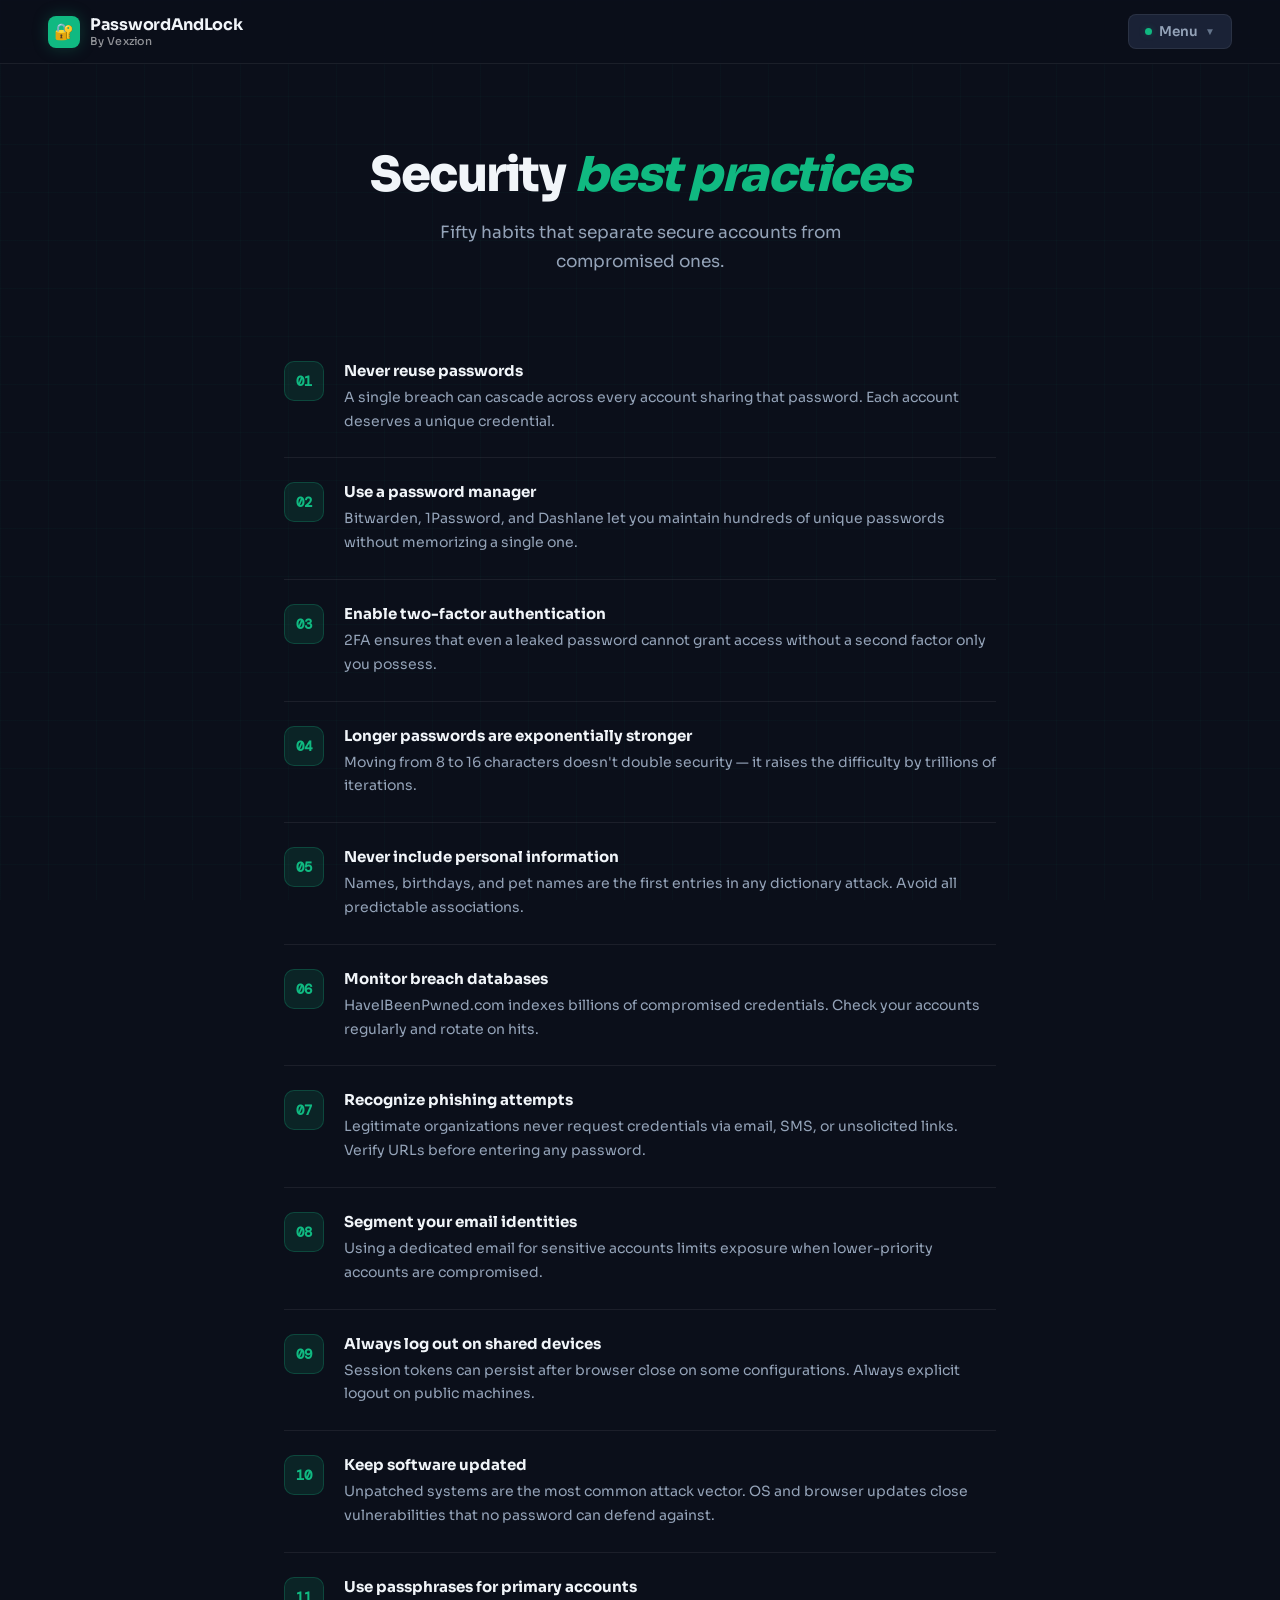
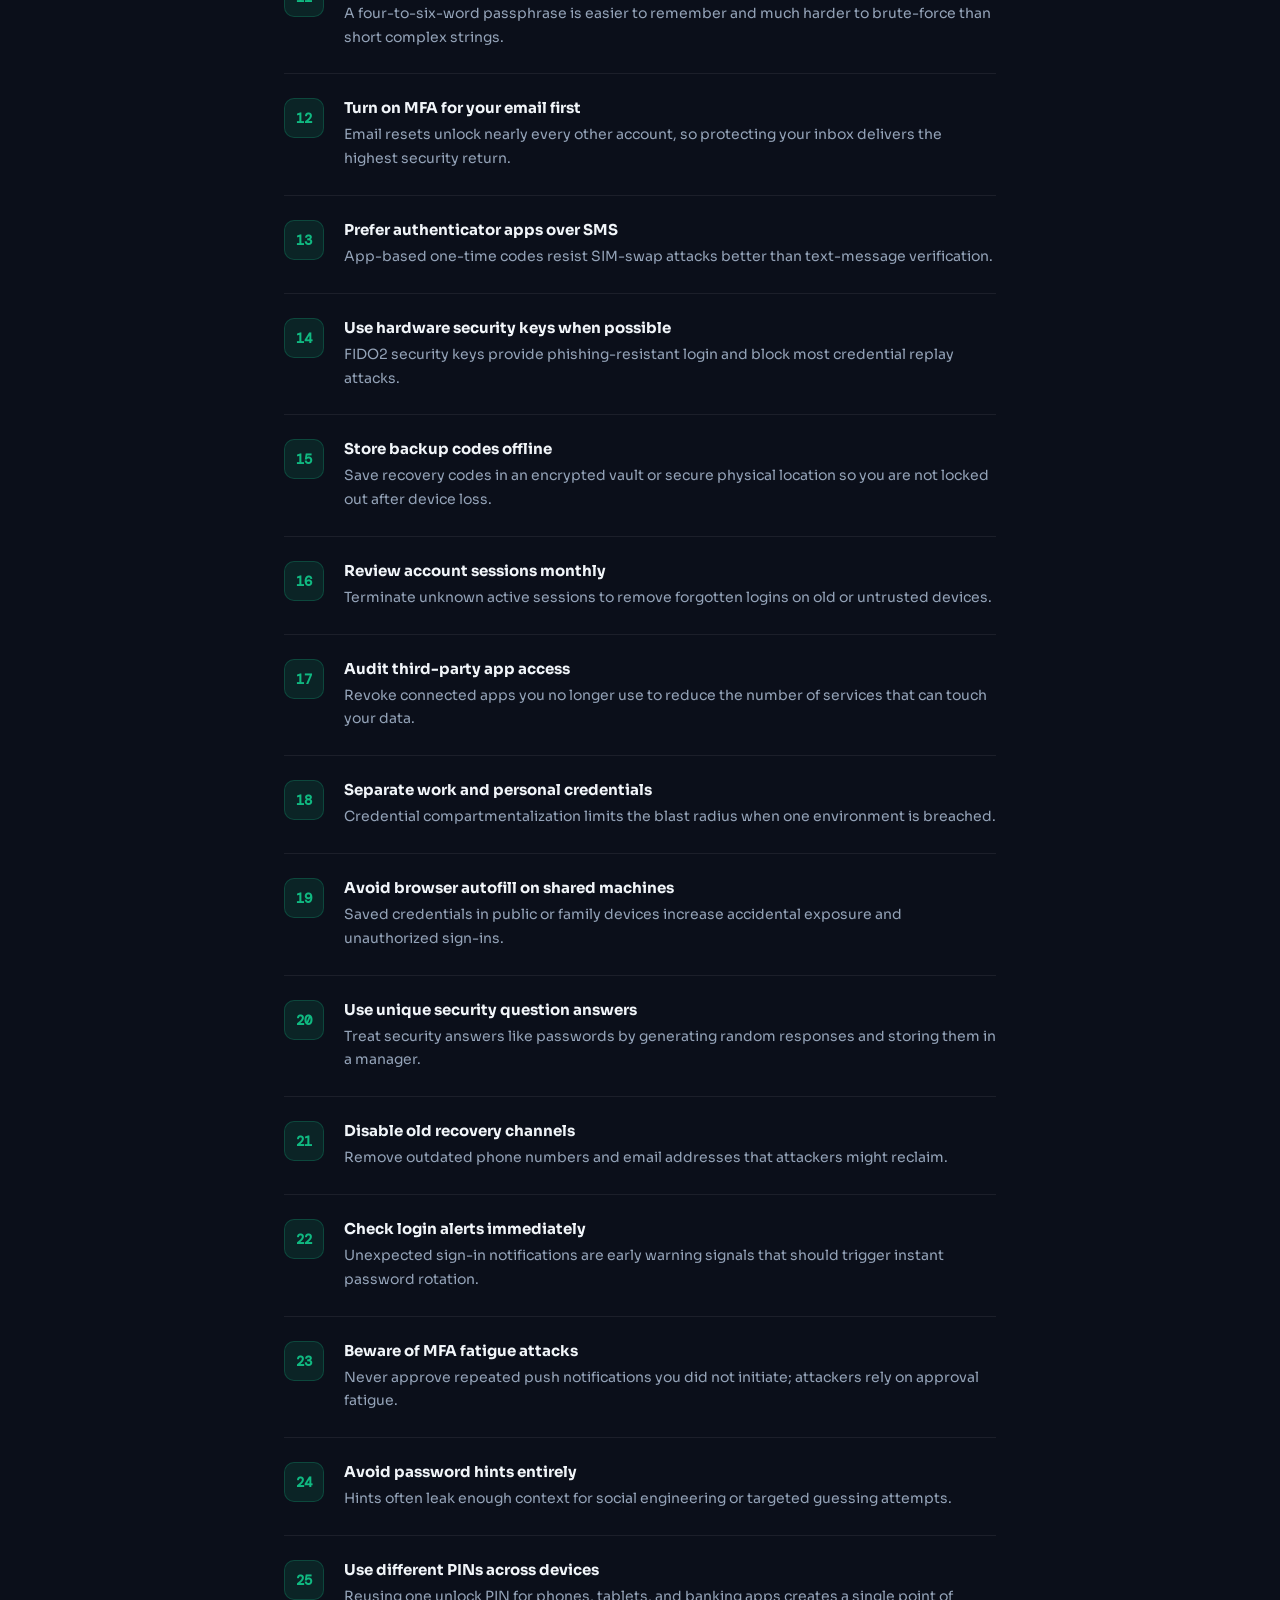
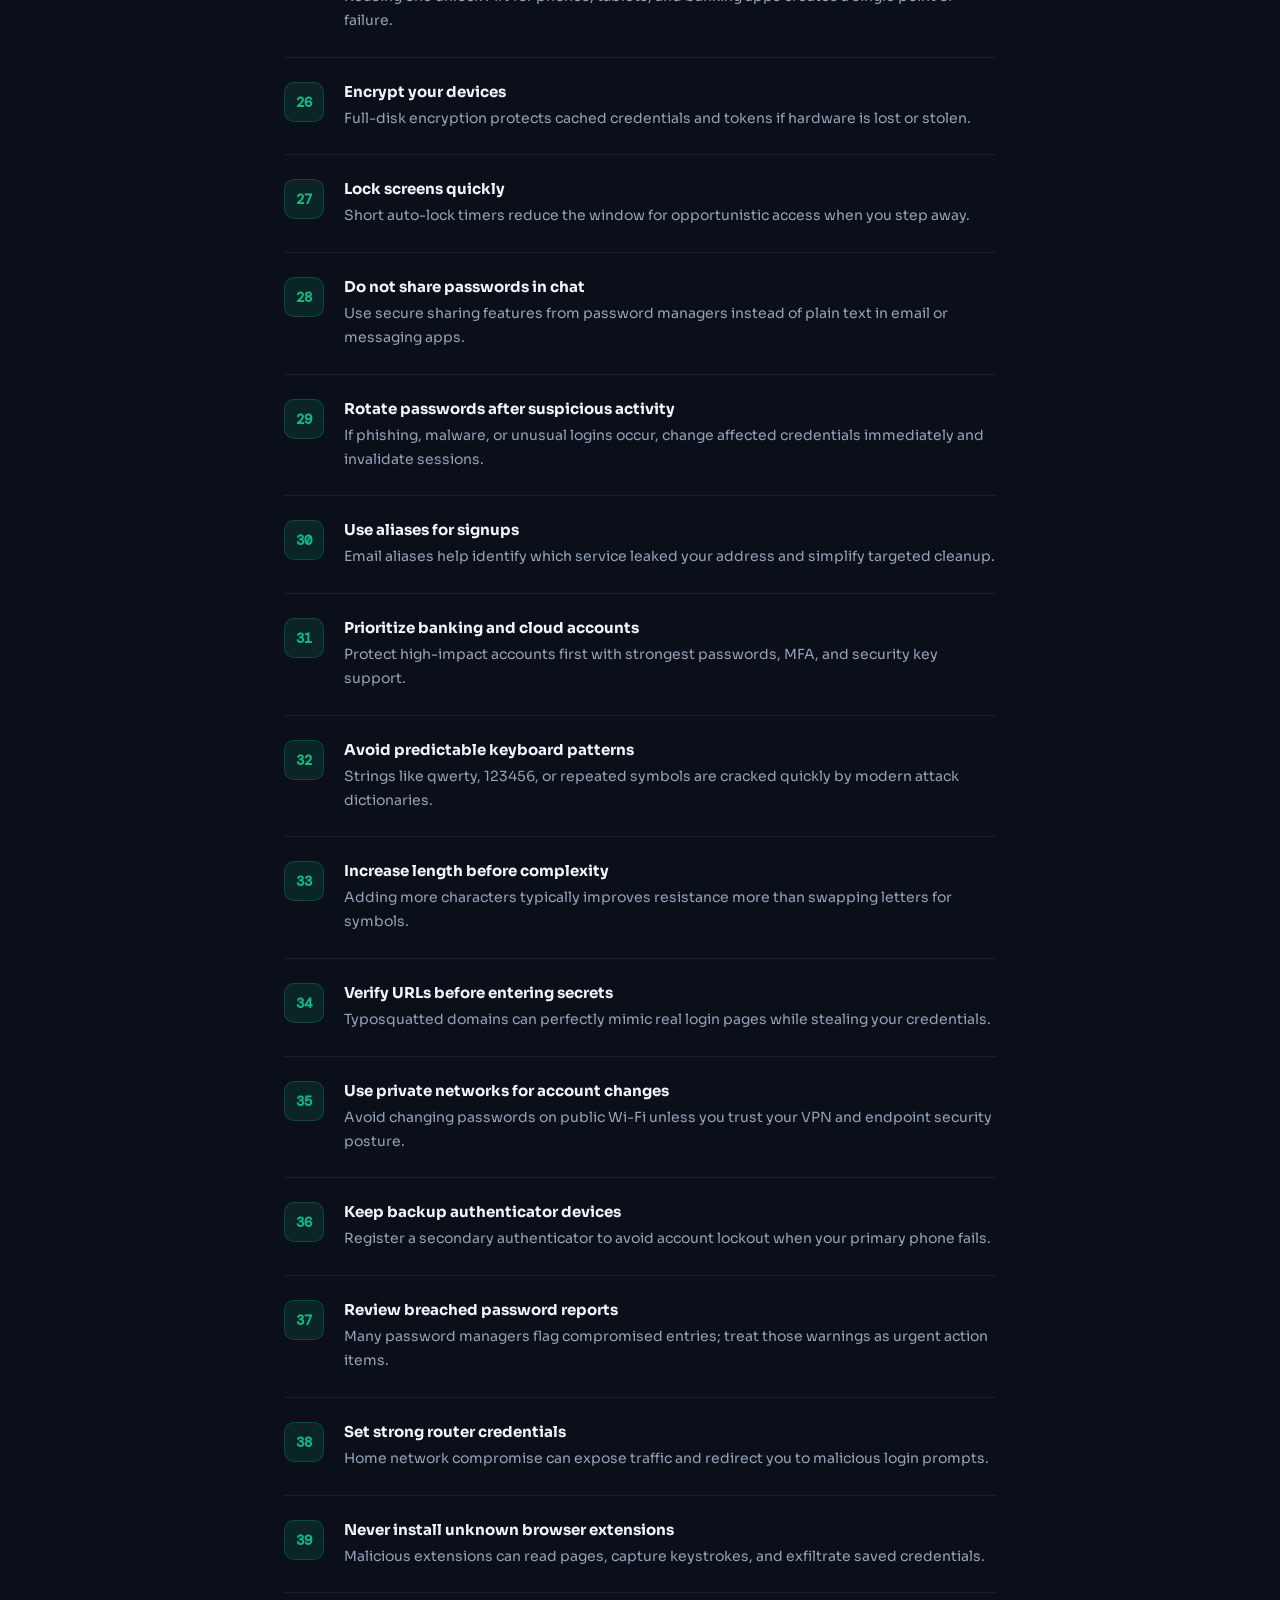
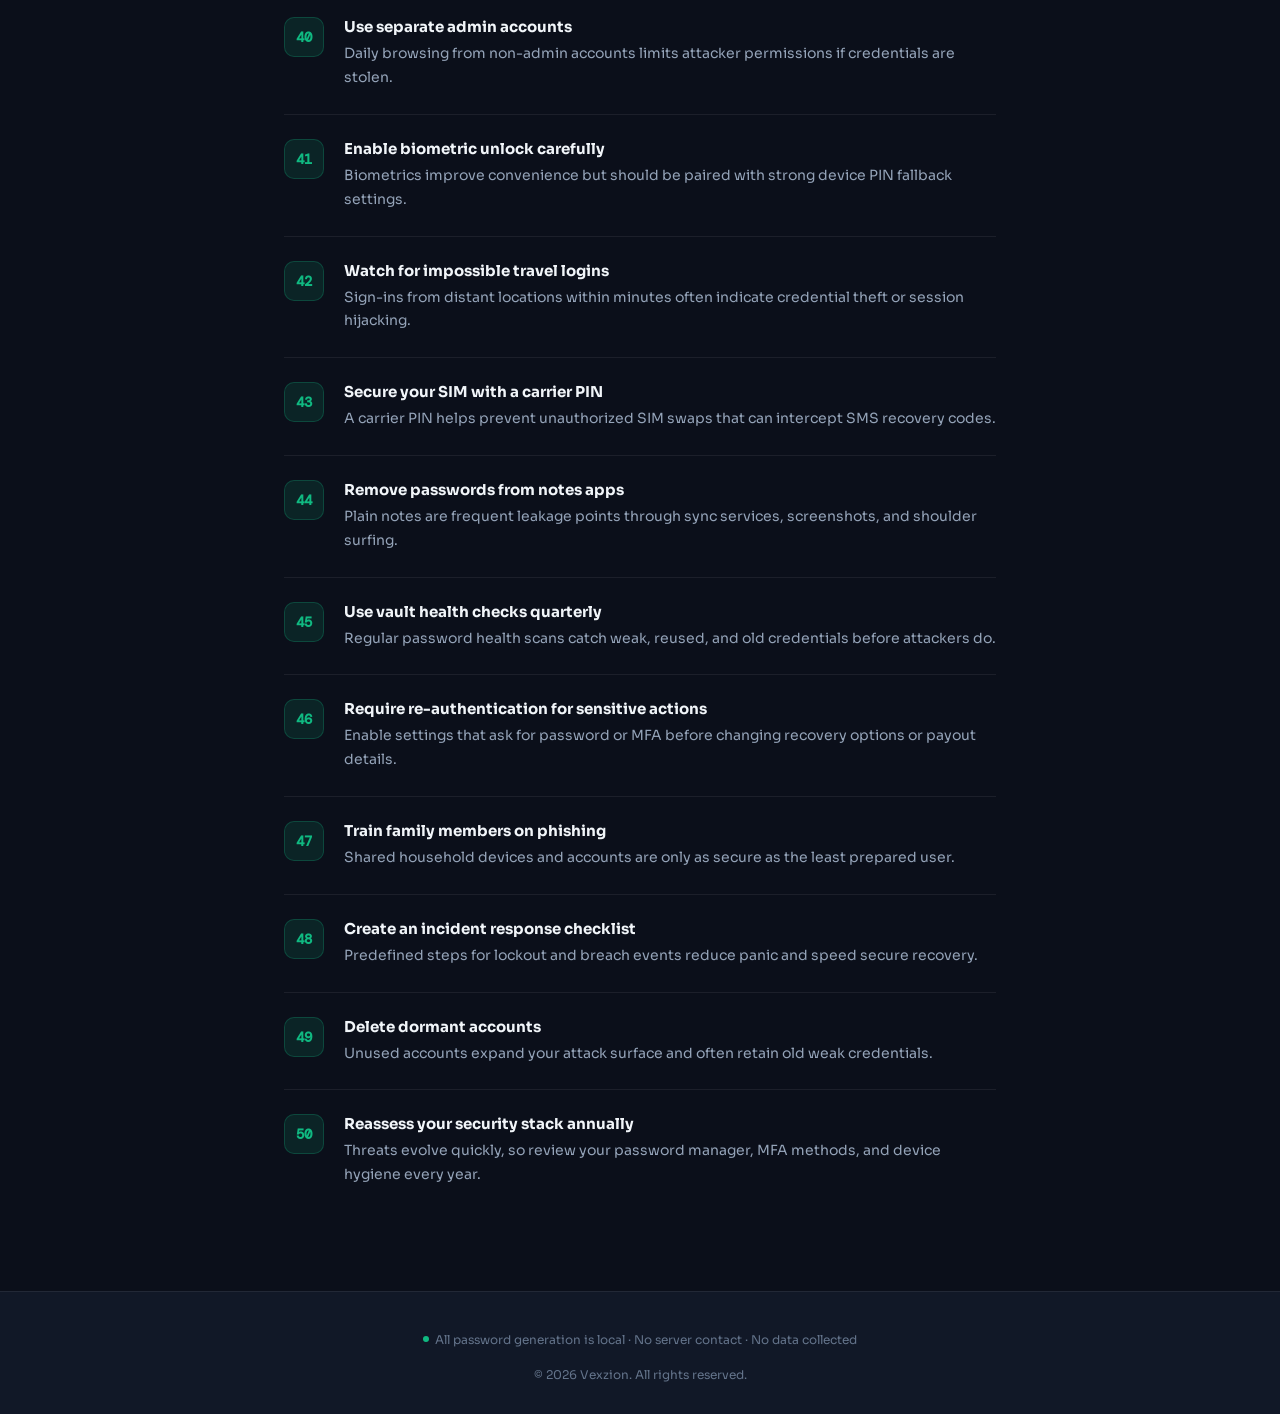
<file: security-tips/index.html>
<!DOCTYPE html>
<html lang="en">
<head>

</script>
<script type="application/ld+json">
{
  "@context": "https://schema.org",
  "@type": "WebSite",
  "name": "PasswordAndLock",
  "url": "https://passwordandlock.com/",
  "inLanguage": "en-US",
  "description": "Privacy-first online password generator and security education resources.",
  "publisher": {
    "@type": "Organization",
    "name": "PasswordAndLock"
  }
}
</script>

<meta charset="UTF-8"><!-- BASIC SEO -->
<title>Vexzion — Secure Password Generator & Online Security Tools</title>
<meta name="description" content="Generate strong, secure passwords instantly with Vexzion. Free privacy-focused password generator and online security tools designed to protect your digital accounts.">
<meta name="keywords" content="password generator, secure password generator, strong password, random password tool, online security tools, cybersecurity tools, password creator">
<meta name="author" content="Vexzion">
<meta name="robots" content="index, follow">
<link rel="canonical" href="https://vexzion.com/">
<meta name="language" content="en-US">
<meta name="referrer" content="strict-origin-when-cross-origin">
<meta name="format-detection" content="telephone=no">
<meta name="application-name" content="Vexzion">
<meta name="apple-mobile-web-app-title" content="Vexzion">
<meta property="og:site_name" content="Vexzion">
<meta property="og:locale" content="en_US">
<meta property="og:image:alt" content="Vexzion secure password generator preview">
<meta property="og:url" content="https://vexzion.com/">
<meta name="twitter:site" content="@vexzion">
<meta name="twitter:creator" content="@vexzion">
<meta name="twitter:url" content="https://vexzion.com/">
<link rel="alternate" hreflang="en" href="https://vexzion.com/">
<link rel="alternate" hreflang="x-default" href="https://vexzion.com/">
<meta name="robots" content="index, follow, max-image-preview:large, max-snippet:-1, max-video-preview:-1">
<meta name="googlebot" content="index,follow,max-snippet:-1,max-image-preview:large,max-video-preview:-1">
<meta name="bingbot" content="index,follow,max-snippet:-1,max-image-preview:large,max-video-preview:-1">
<meta name="rating" content="general">
<meta name="distribution" content="global">
<meta name="subject" content="Password security, online privacy, and cybersecurity education">
<meta name="classification" content="Cybersecurity Tools">
<meta name="copyright" content="PasswordAndLock">
<meta name="reply-to" content="support@passwordandlock.com">
<meta name="url" content="https://vexzion.com/">
<meta property="og:image" content="https://vexzion.com/preview.png">
<meta property="og:image:type" content="image/png">
<meta property="og:image:width" content="1200">
<meta property="og:image:height" content="630">
<link rel="sitemap" type="application/xml" title="Sitemap" href="/sitemap.xml">
<link rel="manifest" href="/static.json">



<!-- MOBILE + PERFORMANCE -->
<meta name="viewport" content="width=device-width, initial-scale=1.0">
<meta name="theme-color" content="#0f172a">

<!-- FAVICON -->
<link rel="icon" type="image/png" href="/favicon.png">

<!-- OPEN GRAPH (FACEBOOK / DISCORD / LINK PREVIEW) -->
<meta property="og:title" content="Vexzion — Secure Password Generator">
<meta property="og:description" content="Create strong passwords instantly with Vexzion. Fast, private, and free security tools for safer online accounts.">
<meta property="og:type" content="website">
<meta property="og:url" content="https://vexzion.com/">
<meta property="og:image" content="https://vexzion.com/preview.png">

<!-- TWITTER SEO -->
<meta name="twitter:card" content="summary_large_image">
<meta name="twitter:title" content="Vexzion — Secure Password Generator">
<meta name="twitter:description" content="Generate secure passwords instantly. Privacy-focused security tools by Vexzion.">
<meta name="twitter:image" content="https://vexzion.com/preview.png">

<!-- GOOGLE VERIFICATION (ADD LATER) -->
<meta name="google-site-verification" content="ADD_CODE_LATER">

<!-- STRUCTURED DATA (VERY IMPORTANT FOR SEO) -->
<script type="application/ld+json">
{
  "@context": "https://schema.org",
  "@type": "WebApplication",
  "name": "Vexzion Password Generator",
  "url": "https://vexzion.com",
  "description": "Free online password generator and cybersecurity tools focused on privacy and strong security.",
  "applicationCategory": "SecurityApplication",
  "operatingSystem": "Any",
  "browserRequirements": "Requires JavaScript",
  "offers": {
    "@type": "Offer",
    "price": "0"
  }
}
</script>
<meta name="viewport" content="width=device-width, initial-scale=1.0">
<title>PasswordAndLock — Enterprise-Grade Password Security</title>
<meta name="description" content="Generate cryptographically secure passwords, PINs, passphrases and more. 100% browser-based, zero data collection, powered by the Web Cryptography API.">
<meta name="robots" content="index, follow">
<meta property="og:title" content="PasswordAndLock — Secure Password Generator">
<meta property="og:description" content="Military-grade password generation. No servers. No logs. No compromises.">
<meta property="og:type" content="website">
<link rel="canonical" href="https://passwordandlock.com/">
<link rel="preconnect" href="https://fonts.googleapis.com">
<link rel="preconnect" href="https://fonts.gstatic.com" crossorigin>
<link rel="preload" as="style" href="https://fonts.googleapis.com/css2?family=Sora:wght@300;400;500;600;700;800&family=DM+Mono:wght@400;500&display=swap" onload="this.onload=null;this.rel='stylesheet'">
<noscript><link rel="stylesheet" href="https://fonts.googleapis.com/css2?family=Sora:wght@300;400;500;600;700;800&family=DM+Mono:wght@400;500&display=swap"></noscript>
<link rel="stylesheet" href="/assets/styles/main.css">
</head>
<body data-page="tips">

<div class="toast" id="toast"><div class="toast-dot"></div><span id="toast-msg"></span></div>

<!-- ══════════ HEADER ══════════ -->
<header>
  <div class="logo">
    <div class="logo-mark">🔐</div>
    <div>
      <div style="font-size:16px;font-weight:700;line-height:1.2;">PasswordAndLock</div>
      <div style="font-size:11px;font-weight:500;color:rgba(255,255,255,0.55);letter-spacing:.3px;">By Vexzion</div>
    </div>
  </div>
  <div class="dropdown" id="mainDropdown">
    <div class="dropdown-trigger" onclick="toggleDropdown()">
      <div class="dd-dot"></div>
      Menu
      <span class="dd-arrow">▼</span>
    </div>
    <div class="dropdown-menu">
      <div class="dd-section-label">Navigation</div>
      <a class="dd-item" id="dd-home" href="/"><div class="dd-item-icon">⚡</div>Generator</a>
      <a class="dd-item" id="dd-about" href="/features/"><div class="dd-item-icon">✦</div>Features</a>
      <div class="dd-divider"></div>
      <div class="dd-section-label">Resources</div>
      <a class="dd-item" id="dd-tips" href="/security-tips/"><div class="dd-item-icon">🛡</div>Security Tips</a>
      <a class="dd-item" id="dd-mistakes" href="/common-mistakes/"><div class="dd-item-icon">⚠️</div>Common Mistakes</a>
      <a class="dd-item" id="dd-faq" href="/faq/"><div class="dd-item-icon">❓</div>FAQ</a>
      <div class="dd-divider"></div>
      <div class="dd-section-label">Legal</div>
      <a class="dd-item" id="dd-privacy" href="/privacy/"><div class="dd-item-icon">🔏</div>Privacy Policy</a>
      <a class="dd-item" id="dd-tos" href="/terms/"><div class="dd-item-icon">📄</div>Terms of Service</a>
    </div>
  </div>
</header>

<!-- ══════════ HOME ══════════ -->
<section id="home" class="page active">

  <div class="hero">
    <div class="hero-glow"></div>
    <div class="hero-badge">Secure · Client-Side · Privacy-First</div>
    <h1>Passwords that keep<br><em>attackers out</em></h1>
    <p>Generate cryptographically secure passwords directly in your browser. No server processing. No password storage. Fully local generation.</p>
    <div class="hero-cta">
      <button class="btn-primary" onclick="document.getElementById('gen-section').scrollIntoView({behavior:'smooth'})">Generate a Password</button>
      <a class="btn-ghost" href="/features/" style="display:inline-flex;align-items:center;text-decoration:none;">See All Features</a>
    </div>
    <div class="hero-stats">
      <div class="hero-stat"><div class="num" id="sessionCount">0</div><div class="lbl">Generated This Session</div></div>
      <div class="hero-divider"></div>
      <div class="hero-stat"><div class="num">4</div><div class="lbl">Password Modes</div></div>
      <div class="hero-divider"></div>
      <div class="hero-stat"><div class="num">100%</div><div class="lbl">Client-Side Only</div></div>
    </div>
  </div>

  <!-- Generator -->
  <div class="gen-wrap" id="gen-section">
    <div class="gen-card">
      <h2>Password Generator</h2>

      <div class="output-row">
        <input type="text" class="output-field" id="output" placeholder="Click generate to create a secure password" readonly>
        <button class="icon-btn" id="copyButton" onclick="copyToClipboard()" title="Copy">⧉</button>
      </div>

      <div class="strength-row">
        <div class="strength-track"><div class="strength-fill" id="strengthFill"></div></div>
        <div class="strength-label" id="strengthText">—</div>
      </div>

      <!-- Health -->
      <div class="health-panel" id="healthPanel">
        <div class="health-header">
          <span>Password Health</span>
          <span class="health-score" id="healthScore"></span>
        </div>
        <div class="health-bar-track"><div class="health-bar-fill" id="healthBar"></div></div>
        <div class="health-checks-grid" id="healthChecks"></div>
        <div style="height:20px;"></div>
        <div style="width:100%; height:1px; background:var(--border);"></div>
        <div style="height:20px;"></div>
      </div>

      <!-- Type Selector -->
      <div class="type-tabs">
        <input type="radio" name="type" id="tPass" value="password"><label for="tPass">Password</label>
        <input type="radio" name="type" id="tPin" value="pin"><label for="tPin">PIN</label>
        <input type="radio" name="type" id="tMem" value="memorable"><label for="tMem">Memorable</label>
        <input type="radio" name="type" id="tPhrase" value="passphrase"><label for="tPhrase">Passphrase</label>
      </div>

      <!-- Options -->
      <div class="options-grid">
        <div class="opt-row">
          <div class="opt-label">Length <span id="lenVal">12</span></div>
          <input type="range" id="lenSlider" min="4" max="32" value="12">
        </div>
        <div class="opt-row">
          <div class="opt-label" style="margin-bottom:4px;">Character Sets</div>
          <div class="checks-row">
            <label class="check-pill active" id="pillLetters"><input type="checkbox" id="letters" checked><div class="pill-dot"></div>Letters</label>
            <label class="check-pill active" id="pillNumbers"><input type="checkbox" id="numbers" checked><div class="pill-dot"></div>Numbers</label>
            <label class="check-pill active" id="pillSymbols"><input type="checkbox" id="symbols" checked><div class="pill-dot"></div>Symbols</label>
          </div>
        </div>
      </div>

      <div class="gen-actions">
        <button class="btn-gen" onclick="generateSelected()">Generate Password</button>
        <button class="btn-edit" onclick="editGenerated()">Edit</button>
      </div>

      <div class="tip-bar" id="tipBar"></div>
    </div>
  </div>

  <!-- Collapsible Panels -->
  <div class="panels-wrap">

    <!-- Batch -->
    <div class="panel">
      <div class="panel-header" onclick="togglePanel(this)">
        <div class="panel-header-left">
          <div class="panel-icon">⚡</div>
          <div>
            <div class="panel-title">Batch Generator</div>
            <div class="panel-subtitle">Generate multiple at once</div>
          </div>
        </div>
        <span class="panel-chevron">▼</span>
      </div>
      <div class="panel-body">
        <div class="batch-controls">
          <label>Count:</label>
          <select id="batchCount">
            <option value="3">3 passwords</option>
            <option value="5" selected>5 passwords</option>
            <option value="10">10 passwords</option>
          </select>
          <button class="batch-btn" onclick="generateBatch()">Generate</button>
        </div>
        <ul class="batch-list" id="batchList"></ul>
      </div>
    </div>

    <!-- History -->
    <div class="panel">
      <div class="panel-header" onclick="togglePanel(this)">
        <div class="panel-header-left">
          <div class="panel-icon">🕓</div>
          <div>
            <div class="panel-title">Session History</div>
            <div class="panel-subtitle">Last 10 generated passwords</div>
          </div>
        </div>
        <span class="panel-chevron">▼</span>
      </div>
      <div class="panel-body">
        <ul class="history-list" id="historyList">
          <li class="history-empty">No passwords generated yet.</li>
        </ul>
        <div class="panel-footer-actions">
          <button class="panel-footer-btn" onclick="clearHistory()">Clear</button>
          <button class="panel-footer-btn download" onclick="downloadHistory()">↓ Export .txt</button>
        </div>
      </div>
    </div>

  </div>

  <!-- Trust Bar -->
  <div class="trust-bar" style="margin-top:48px;">
    <div class="trust-item"><span class="trust-icon">🔒</span> No server-side processing</div>
    <div class="trust-item"><span class="trust-icon">🧬</span> CSPRNG randomness</div>
    <div class="trust-item"><span class="trust-icon">🚫</span> Zero data collection</div>
    <div class="trust-item"><span class="trust-icon">🌐</span> Works offline</div>
    <div class="trust-item"><span class="trust-icon">⚡</span> Instant generation</div>
  </div>

  <!-- Stats Strip -->
  <div class="stats-strip">
    <div class="stat-item"><div class="s-num">256-bit</div><div class="s-lbl">Entropy Source</div></div>
    <div class="stat-item"><div class="s-num">200+</div><div class="s-lbl">Words in Passphrase Bank</div></div>
    <div class="stat-item"><div class="s-num">10</div><div class="s-lbl">Batch Passwords at Once</div></div>
    <div class="stat-item"><div class="s-num">8</div><div class="s-lbl">Health Check Criteria</div></div>
  </div>

</section>
<section id="about" class="page">
  <div class="page-hero">
    <h1>Built for <em style="color:var(--green)">real security</em></h1>
    <p>Every feature was designed with one goal: giving you passwords that actually protect you.</p>
  </div>
  <div class="features-grid">
    <div class="feat-card"><div class="feat-icon">🔑</div><h3>Cryptographic Randomness</h3><p>Uses <code style="font-family:var(--mono);font-size:12px;background:var(--surface2);padding:1px 6px;border-radius:4px;color:var(--green)">window.crypto.getRandomValues()</code> — the same API used by browsers for TLS. No predictable patterns.</p></div>
    <div class="feat-card"><div class="feat-icon">🚫</div><h3>Zero Server Contact</h3><p>Your passwords never leave your device. No APIs, no logs, no telemetry. What you generate stays with you.</p></div>
    <div class="feat-card"><div class="feat-icon">🔤</div><h3>Four Password Modes</h3><p>Standard passwords, numeric PINs, memorable word-based combinations, and secure passphrases — for every use case.</p></div>
    <div class="feat-card"><div class="feat-icon">🩺</div><h3>8-Point Health Analysis</h3><p>Instant analysis across length, character variety, pattern detection, and repetition — displayed with every generation.</p></div>
    <div class="feat-card"><div class="feat-icon">⚡</div><h3>Batch Generation</h3><p>Generate up to 10 passwords simultaneously. Compare and select the best fit with a single click.</p></div>
    <div class="feat-card"><div class="feat-icon">📂</div><h3>Session History & Export</h3><p>Review your last 10 generated passwords. Export the full session as a plain-text file for secure offline storage.</p></div>
    
    <div class="feat-card"><div class="feat-icon">📱</div><h3>Fully Responsive</h3><p>Works flawlessly on desktop, tablet, and mobile. No installs, no accounts, no friction.</p></div>
    <div class="feat-card"><div class="feat-icon">✏️</div><h3>Editable Output</h3><p>Generated a good password but want to tweak it? Unlock and edit — the strength meter updates live as you type.</p></div>
  </div>
</section>

<!-- ══════════ TIPS ══════════ -->
<section id="tips" class="page">
  <div class="page-hero">
    <h1>Security <em style="color:var(--green)">best practices</em></h1>
    <p>Fifty habits that separate secure accounts from compromised ones.</p>
  </div>
  <div class="tips-wrap">
    <div class="tip-item"><div class="tip-num-badge">01</div><div class="tip-text"><h4>Never reuse passwords</h4><p>A single breach can cascade across every account sharing that password. Each account deserves a unique credential.</p></div></div>
    <div class="tip-item"><div class="tip-num-badge">02</div><div class="tip-text"><h4>Use a password manager</h4><p>Bitwarden, 1Password, and Dashlane let you maintain hundreds of unique passwords without memorizing a single one.</p></div></div>
    <div class="tip-item"><div class="tip-num-badge">03</div><div class="tip-text"><h4>Enable two-factor authentication</h4><p>2FA ensures that even a leaked password cannot grant access without a second factor only you possess.</p></div></div>
    <div class="tip-item"><div class="tip-num-badge">04</div><div class="tip-text"><h4>Longer passwords are exponentially stronger</h4><p>Moving from 8 to 16 characters doesn't double security — it raises the difficulty by trillions of iterations.</p></div></div>
    <div class="tip-item"><div class="tip-num-badge">05</div><div class="tip-text"><h4>Never include personal information</h4><p>Names, birthdays, and pet names are the first entries in any dictionary attack. Avoid all predictable associations.</p></div></div>
    <div class="tip-item"><div class="tip-num-badge">06</div><div class="tip-text"><h4>Monitor breach databases</h4><p>HaveIBeenPwned.com indexes billions of compromised credentials. Check your accounts regularly and rotate on hits.</p></div></div>
    <div class="tip-item"><div class="tip-num-badge">07</div><div class="tip-text"><h4>Recognize phishing attempts</h4><p>Legitimate organizations never request credentials via email, SMS, or unsolicited links. Verify URLs before entering any password.</p></div></div>
    <div class="tip-item"><div class="tip-num-badge">08</div><div class="tip-text"><h4>Segment your email identities</h4><p>Using a dedicated email for sensitive accounts limits exposure when lower-priority accounts are compromised.</p></div></div>
    <div class="tip-item"><div class="tip-num-badge">09</div><div class="tip-text"><h4>Always log out on shared devices</h4><p>Session tokens can persist after browser close on some configurations. Always explicit logout on public machines.</p></div></div>
    <div class="tip-item"><div class="tip-num-badge">10</div><div class="tip-text"><h4>Keep software updated</h4><p>Unpatched systems are the most common attack vector. OS and browser updates close vulnerabilities that no password can defend against.</p></div></div>
    <div class="tip-item"><div class="tip-num-badge">11</div><div class="tip-text"><h4>Use passphrases for primary accounts</h4><p>A four-to-six-word passphrase is easier to remember and much harder to brute-force than short complex strings.</p></div></div>
    <div class="tip-item"><div class="tip-num-badge">12</div><div class="tip-text"><h4>Turn on MFA for your email first</h4><p>Email resets unlock nearly every other account, so protecting your inbox delivers the highest security return.</p></div></div>
    <div class="tip-item"><div class="tip-num-badge">13</div><div class="tip-text"><h4>Prefer authenticator apps over SMS</h4><p>App-based one-time codes resist SIM-swap attacks better than text-message verification.</p></div></div>
    <div class="tip-item"><div class="tip-num-badge">14</div><div class="tip-text"><h4>Use hardware security keys when possible</h4><p>FIDO2 security keys provide phishing-resistant login and block most credential replay attacks.</p></div></div>
    <div class="tip-item"><div class="tip-num-badge">15</div><div class="tip-text"><h4>Store backup codes offline</h4><p>Save recovery codes in an encrypted vault or secure physical location so you are not locked out after device loss.</p></div></div>
    <div class="tip-item"><div class="tip-num-badge">16</div><div class="tip-text"><h4>Review account sessions monthly</h4><p>Terminate unknown active sessions to remove forgotten logins on old or untrusted devices.</p></div></div>
    <div class="tip-item"><div class="tip-num-badge">17</div><div class="tip-text"><h4>Audit third-party app access</h4><p>Revoke connected apps you no longer use to reduce the number of services that can touch your data.</p></div></div>
    <div class="tip-item"><div class="tip-num-badge">18</div><div class="tip-text"><h4>Separate work and personal credentials</h4><p>Credential compartmentalization limits the blast radius when one environment is breached.</p></div></div>
    <div class="tip-item"><div class="tip-num-badge">19</div><div class="tip-text"><h4>Avoid browser autofill on shared machines</h4><p>Saved credentials in public or family devices increase accidental exposure and unauthorized sign-ins.</p></div></div>
    <div class="tip-item"><div class="tip-num-badge">20</div><div class="tip-text"><h4>Use unique security question answers</h4><p>Treat security answers like passwords by generating random responses and storing them in a manager.</p></div></div>
    <div class="tip-item"><div class="tip-num-badge">21</div><div class="tip-text"><h4>Disable old recovery channels</h4><p>Remove outdated phone numbers and email addresses that attackers might reclaim.</p></div></div>
    <div class="tip-item"><div class="tip-num-badge">22</div><div class="tip-text"><h4>Check login alerts immediately</h4><p>Unexpected sign-in notifications are early warning signals that should trigger instant password rotation.</p></div></div>
    <div class="tip-item"><div class="tip-num-badge">23</div><div class="tip-text"><h4>Beware of MFA fatigue attacks</h4><p>Never approve repeated push notifications you did not initiate; attackers rely on approval fatigue.</p></div></div>
    <div class="tip-item"><div class="tip-num-badge">24</div><div class="tip-text"><h4>Avoid password hints entirely</h4><p>Hints often leak enough context for social engineering or targeted guessing attempts.</p></div></div>
    <div class="tip-item"><div class="tip-num-badge">25</div><div class="tip-text"><h4>Use different PINs across devices</h4><p>Reusing one unlock PIN for phones, tablets, and banking apps creates a single point of failure.</p></div></div>
    <div class="tip-item"><div class="tip-num-badge">26</div><div class="tip-text"><h4>Encrypt your devices</h4><p>Full-disk encryption protects cached credentials and tokens if hardware is lost or stolen.</p></div></div>
    <div class="tip-item"><div class="tip-num-badge">27</div><div class="tip-text"><h4>Lock screens quickly</h4><p>Short auto-lock timers reduce the window for opportunistic access when you step away.</p></div></div>
    <div class="tip-item"><div class="tip-num-badge">28</div><div class="tip-text"><h4>Do not share passwords in chat</h4><p>Use secure sharing features from password managers instead of plain text in email or messaging apps.</p></div></div>
    <div class="tip-item"><div class="tip-num-badge">29</div><div class="tip-text"><h4>Rotate passwords after suspicious activity</h4><p>If phishing, malware, or unusual logins occur, change affected credentials immediately and invalidate sessions.</p></div></div>
    <div class="tip-item"><div class="tip-num-badge">30</div><div class="tip-text"><h4>Use aliases for signups</h4><p>Email aliases help identify which service leaked your address and simplify targeted cleanup.</p></div></div>
    <div class="tip-item"><div class="tip-num-badge">31</div><div class="tip-text"><h4>Prioritize banking and cloud accounts</h4><p>Protect high-impact accounts first with strongest passwords, MFA, and security key support.</p></div></div>
    <div class="tip-item"><div class="tip-num-badge">32</div><div class="tip-text"><h4>Avoid predictable keyboard patterns</h4><p>Strings like qwerty, 123456, or repeated symbols are cracked quickly by modern attack dictionaries.</p></div></div>
    <div class="tip-item"><div class="tip-num-badge">33</div><div class="tip-text"><h4>Increase length before complexity</h4><p>Adding more characters typically improves resistance more than swapping letters for symbols.</p></div></div>
    <div class="tip-item"><div class="tip-num-badge">34</div><div class="tip-text"><h4>Verify URLs before entering secrets</h4><p>Typosquatted domains can perfectly mimic real login pages while stealing your credentials.</p></div></div>
    <div class="tip-item"><div class="tip-num-badge">35</div><div class="tip-text"><h4>Use private networks for account changes</h4><p>Avoid changing passwords on public Wi-Fi unless you trust your VPN and endpoint security posture.</p></div></div>
    <div class="tip-item"><div class="tip-num-badge">36</div><div class="tip-text"><h4>Keep backup authenticator devices</h4><p>Register a secondary authenticator to avoid account lockout when your primary phone fails.</p></div></div>
    <div class="tip-item"><div class="tip-num-badge">37</div><div class="tip-text"><h4>Review breached password reports</h4><p>Many password managers flag compromised entries; treat those warnings as urgent action items.</p></div></div>
    <div class="tip-item"><div class="tip-num-badge">38</div><div class="tip-text"><h4>Set strong router credentials</h4><p>Home network compromise can expose traffic and redirect you to malicious login prompts.</p></div></div>
    <div class="tip-item"><div class="tip-num-badge">39</div><div class="tip-text"><h4>Never install unknown browser extensions</h4><p>Malicious extensions can read pages, capture keystrokes, and exfiltrate saved credentials.</p></div></div>
    <div class="tip-item"><div class="tip-num-badge">40</div><div class="tip-text"><h4>Use separate admin accounts</h4><p>Daily browsing from non-admin accounts limits attacker permissions if credentials are stolen.</p></div></div>
    <div class="tip-item"><div class="tip-num-badge">41</div><div class="tip-text"><h4>Enable biometric unlock carefully</h4><p>Biometrics improve convenience but should be paired with strong device PIN fallback settings.</p></div></div>
    <div class="tip-item"><div class="tip-num-badge">42</div><div class="tip-text"><h4>Watch for impossible travel logins</h4><p>Sign-ins from distant locations within minutes often indicate credential theft or session hijacking.</p></div></div>
    <div class="tip-item"><div class="tip-num-badge">43</div><div class="tip-text"><h4>Secure your SIM with a carrier PIN</h4><p>A carrier PIN helps prevent unauthorized SIM swaps that can intercept SMS recovery codes.</p></div></div>
    <div class="tip-item"><div class="tip-num-badge">44</div><div class="tip-text"><h4>Remove passwords from notes apps</h4><p>Plain notes are frequent leakage points through sync services, screenshots, and shoulder surfing.</p></div></div>
    <div class="tip-item"><div class="tip-num-badge">45</div><div class="tip-text"><h4>Use vault health checks quarterly</h4><p>Regular password health scans catch weak, reused, and old credentials before attackers do.</p></div></div>
    <div class="tip-item"><div class="tip-num-badge">46</div><div class="tip-text"><h4>Require re-authentication for sensitive actions</h4><p>Enable settings that ask for password or MFA before changing recovery options or payout details.</p></div></div>
    <div class="tip-item"><div class="tip-num-badge">47</div><div class="tip-text"><h4>Train family members on phishing</h4><p>Shared household devices and accounts are only as secure as the least prepared user.</p></div></div>
    <div class="tip-item"><div class="tip-num-badge">48</div><div class="tip-text"><h4>Create an incident response checklist</h4><p>Predefined steps for lockout and breach events reduce panic and speed secure recovery.</p></div></div>
    <div class="tip-item"><div class="tip-num-badge">49</div><div class="tip-text"><h4>Delete dormant accounts</h4><p>Unused accounts expand your attack surface and often retain old weak credentials.</p></div></div>
    <div class="tip-item"><div class="tip-num-badge">50</div><div class="tip-text"><h4>Reassess your security stack annually</h4><p>Threats evolve quickly, so review your password manager, MFA methods, and device hygiene every year.</p></div></div>
  </div>
</section>

<!-- ══════════ FAQ ══════════ -->
<section id="faq" class="page">
  <div class="page-hero">
    <h1>Frequently asked <em style="color:var(--green)">questions</em></h1>
    <p>Everything you need to know about how PasswordAndLock works.</p>
  </div>
  <div class="faq-wrap">
    <div class="faq-item"><div class="faq-q" onclick="toggleFaq(this)">Are my passwords stored anywhere?<span class="faq-arrow">▼</span></div><div class="faq-a">No. PasswordAndLock runs entirely within your browser. Nothing is transmitted to any server, logged, or persisted beyond your session. Closing the tab erases everything.</div></div>
    <div class="faq-item"><div class="faq-q" onclick="toggleFaq(this)">How is randomness generated?<span class="faq-arrow">▼</span></div><div class="faq-a">We use <code>window.crypto.getRandomValues()</code> — the browser's cryptographically secure pseudorandom number generator (CSPRNG). This is the same engine browsers use for TLS, not the predictable <code>Math.random()</code>.</div></div>
    <div class="faq-item"><div class="faq-q" onclick="toggleFaq(this)">What is the difference between the four modes?<span class="faq-arrow">▼</span></div><div class="faq-a">Password generates a random character mix. PIN generates digits only. Memorable combines dictionary words into something pronounceable. Passphrase generates a word sequence separated by a character — high entropy with human readability.</div></div>
    <div class="faq-item"><div class="faq-q" onclick="toggleFaq(this)">What password length should I use?<span class="faq-arrow">▼</span></div><div class="faq-a">16+ characters for standard accounts. 20+ for email, banking, and password manager master passwords. PINs follow the service's own constraints, typically 4–8 digits.</div></div>
    <div class="faq-item"><div class="faq-q" onclick="toggleFaq(this)">What does the health checker evaluate?<span class="faq-arrow">▼</span></div><div class="faq-a">Eight criteria: minimum 8 characters, minimum 12 characters, uppercase presence, lowercase presence, digit presence, symbol presence, absence of common patterns (123, qwerty, password), and absence of character repetition (aaa).</div></div>
    <div class="faq-item"><div class="faq-q" onclick="toggleFaq(this)">Can I edit a generated password?<span class="faq-arrow">▼</span></div><div class="faq-a">Yes. Click Edit to unlock the output field. The strength meter and health panel update in real time as you type, so you can see the impact of any change immediately.</div></div>
    <div class="faq-item"><div class="faq-q" onclick="toggleFaq(this)">What is the Batch Generator?<span class="faq-arrow">▼</span></div><div class="faq-a">It generates 3, 5, or 10 passwords simultaneously using your current settings. Each result can be copied or loaded into the main field with one click.</div></div>
    <div class="faq-item"><div class="faq-q" onclick="toggleFaq(this)">Is PasswordAndLock free?<span class="faq-arrow">▼</span></div><div class="faq-a">Completely free. No account, no subscription, no ads, no limits. Every feature is available to everyone.</div></div>
  </div>
</section>

<!-- ══════════ TOS ══════════ -->
<section id="tos" class="page">
  <div class="page-hero">
    <h1>Terms of <em style="color:var(--green)">Service</em></h1>
  </div>
  <div class="tos-wrap">
    <span class="tos-date">Effective Date: March 22, 2026</span>
    <p>Welcome to <strong>PasswordAndLock</strong> ("Company," "we," "our," or "us"). These Terms of Service ("Terms") govern your access to and use of our password generator website (the "Service"). By using the Service, you agree to be bound by these Terms.</p>
    <h3>1. Eligibility</h3><p>The Service is intended only for individuals 13 years of age or older. By using it, you confirm you meet this requirement and have the legal capacity to agree to these Terms. Users under 13 are not permitted to use the Service.</p>
    <h3>2. Description of Service</h3><p>PasswordAndLock provides a browser-based tool that generates secure passwords for informational and personal use. We do not guarantee immunity from unauthorized access or cyber threats.</p>
    <h3>3. User Responsibilities</h3><p>You agree to take sole responsibility for how you use generated passwords, to refrain from illegal or harmful activities, not to attempt to exploit or reverse-engineer the Service, and to securely store any passwords you generate.</p>
    <h3>4. No Storage of Passwords</h3><p>All password generation occurs locally in your browser. Passwords are never stored, saved, or transmitted to our servers. You acknowledge no system is completely secure.</p>
    <h3>5. Disclaimer of Warranties</h3><p>The Service is provided "as is" and "as available." We make no warranties regarding fitness for purpose, reliability, availability, or the security strength of generated passwords. Use is at your own risk.</p>
    <h3>6. Limitation of Liability</h3><p>To the fullest extent permitted by law, we are not liable for hacked accounts, data breaches, or security failures from using generated passwords, nor for indirect, incidental, or consequential damages including loss of data, loss of profits, or unauthorized account access.</p>
    <h3>7. Intellectual Property</h3><p>All content on the Service — design, code, branding, and features — is owned by PasswordAndLock and protected under applicable laws. You may not copy, modify, distribute, or recreate any part without permission.</p>
    <h3>8. Acceptable Use</h3><p>You may not use the Service for hacking, phishing, or illegal activity; to gain unauthorized system access; or to deploy bots or scrapers. Violations may result in access restrictions or legal action.</p>
    <h3>9. Third-Party Services</h3><p>The Service may rely on third-party hosting. We are not responsible for third-party outages, security vulnerabilities, or external service practices.</p>
    <h3>10. Privacy</h3><p>We aim to collect minimal or no personal data. Basic analytics or hosting-related data may be collected automatically. Your use of the Service is also subject to our Privacy Policy.</p>
    <h3>11. Termination</h3><p>We may suspend or terminate access at any time, including for Terms violations, without prior notice.</p>
    <h3>12. Changes to Terms</h3><p>We may update these Terms at any time to reflect legal requirements, feature updates, or security improvements. Updated Terms are posted with a revised Effective Date.</p>
    <h3>13. Governing Law</h3><p>These Terms are governed by the laws of the United States without regard to conflict of law principles.</p>
    <h3>14. Indemnification</h3><p>You agree to defend and hold harmless PasswordAndLock and its owners from any claims, damages, or liabilities arising from your use, violations of these Terms, or misuse of generated passwords.</p>
    <h3>15. Entire Agreement</h3><p>These Terms constitute the entire agreement between you and PasswordAndLock regarding the Service and supersede any prior agreements.</p>
  </div>
</section>

<!-- ══════════ COMMON MISTAKES ══════════ -->
<section id="mistakes" class="page">
  <div class="page-hero">
    <h1>Common password <em style="color:#ef4444">mistakes</em></h1>
    <p>The most dangerous habits people have — and how to fix them instantly.</p>
  </div>
  <div class="mistakes-wrap">
    <div class="mistake-card"><div class="mistake-num">01</div><div class="mistake-body"><h4>Using the same password everywhere</h4><p>When one site is breached, attackers run automated "credential stuffing" attacks against hundreds of other platforms with your leaked credentials within hours.</p><span class="mistake-fix">✓ Fix: Generate a unique password for every account</span></div></div>
    <div class="mistake-card"><div class="mistake-num">02</div><div class="mistake-body"><h4>Short passwords under 10 characters</h4><p>An 8-character password using common characters can be cracked in under an hour with modern hardware. Length is the single most impactful factor in password strength.</p><span class="mistake-fix">✓ Fix: Use 16+ characters minimum</span></div></div>
    <div class="mistake-card"><div class="mistake-num">03</div><div class="mistake-body"><h4>Personal information in passwords</h4><p>Birthdates, pet names, favourite teams, and family names are all scraped from social media and fed into targeted dictionary attacks before generic brute-force even begins.</p><span class="mistake-fix">✓ Fix: Use fully random or passphrase-style passwords</span></div></div>
    <div class="mistake-card"><div class="mistake-num">04</div><div class="mistake-body"><h4>Writing passwords on paper or in plain text files</h4><p>Physical notes can be photographed, and unencrypted text files are trivially read by malware. Neither offers any protection after initial access.</p><span class="mistake-fix">✓ Fix: Use an encrypted password manager (Bitwarden, 1Password)</span></div></div>
    <div class="mistake-card"><div class="mistake-num">05</div><div class="mistake-body"><h4>Simple character substitutions (p@ssw0rd)</h4><p>Substituting @ for a and 0 for o has been in dictionary attack wordlists since the early 2000s. These patterns provide essentially zero additional security.</p><span class="mistake-fix">✓ Fix: Use genuinely random characters, not substitutions</span></div></div>
    <div class="mistake-card"><div class="mistake-num">06</div><div class="mistake-body"><h4>Not enabling two-factor authentication</h4><p>A strong password alone is not enough. 2FA ensures that even a perfectly leaked password cannot grant access without the second factor in your possession.</p><span class="mistake-fix">✓ Fix: Enable TOTP-based 2FA on every critical account</span></div></div>
    <div class="mistake-card"><div class="mistake-num">07</div><div class="mistake-body"><h4>Ignoring breach notifications</h4><p>Many users receive breach emails and ignore them for weeks. Attackers act within minutes of leaked credential databases appearing on dark web markets.</p><span class="mistake-fix">✓ Fix: Change affected passwords within 24 hours of any breach notification</span></div></div>
    <div class="mistake-card"><div class="mistake-num">08</div><div class="mistake-body"><h4>Sharing passwords via SMS or email</h4><p>SMS and email are inherently unencrypted at multiple transit points. Any credential sent this way should be considered compromised and rotated immediately after use.</p><span class="mistake-fix">✓ Fix: Use a secure sharing feature in a password manager</span></div></div>
  </div>
</section>

<!-- ══════════ PRIVACY ══════════ -->
<section id="privacy" class="page">
  <div class="page-hero">
    <h1>Privacy <em style="color:var(--green)">Policy</em></h1>
  </div>
  <div class="tos-wrap">
    <span class="tos-date">Effective Date: March 23, 2026</span>

    <h3 style="margin-top:48px;">What We Collect</h3>
    <p>We do not collect personal information such as names, email addresses, account credentials, or generated passwords.</p>
    <p>However, limited technical data (such as anonymized IP address, browser type, and page visit information) may be automatically collected by third-party analytics services to help us understand general website usage and improve performance. This data is not used to identify individual users.</p>

    <h3>Password Generation</h3>
    <p>All password generation occurs entirely within your browser using the Web Cryptography API (<code style="font-family:'DM Mono',monospace;font-size:12.5px;background:var(--surface2);padding:2px 8px;border-radius:5px;color:var(--green)">window.crypto.getRandomValues()</code>). No password data is transmitted to our servers or any third-party service.</p>

    <h3>Session Data</h3>
    <p>Temporary session information (such as generated password history within the session) exists only in your browser's memory. This data is automatically erased when the page is refreshed or the browser tab is closed. We do not store password data in <code style="font-family:'DM Mono',monospace;font-size:12.5px;background:var(--surface2);padding:2px 8px;border-radius:5px;color:var(--green)">localStorage</code>, <code style="font-family:'DM Mono',monospace;font-size:12.5px;background:var(--surface2);padding:2px 8px;border-radius:5px;color:var(--green)">sessionStorage</code>, or any server database.</p>

    <h3>Cookies and Local Storage</h3>
    <p>We do not use tracking cookies. A single <code style="font-family:'DM Mono',monospace;font-size:12.5px;background:var(--surface2);padding:2px 8px;border-radius:5px;color:var(--green)">localStorage</code> entry (<code style="font-family:'DM Mono',monospace;font-size:12.5px;background:var(--surface2);padding:2px 8px;border-radius:5px;color:var(--green)">pal-theme</code>) is stored only to remember your theme preference. This does not contain personal data.</p>

    <h3>Analytics</h3>
    <p>We use Google Analytics to understand general website usage and improve performance. Google Analytics may collect information such as:</p>
    <ul>
      <li>IP address (anonymized where applicable)</li>
      <li>Browser type and device information</li>
      <li>Pages visited and session duration</li>
      <li>Approximate geographic region</li>
    </ul>
    <p>This analytics data is used only for aggregate insights and is not linked to password generation or personal identity. No generated passwords or sensitive inputs are tracked.</p>

    <h3>Third-Party Services</h3>
    <p>This Service loads Sora and DM Mono fonts via Google Fonts. When fonts are requested, Google may log your IP address as part of standard content delivery operations.</p>
    <p>For more information, see: <a href="https://policies.google.com/privacy" target="_blank" style="color:var(--green);text-decoration:none;">https://policies.google.com/privacy</a></p>

    <h3>Data Retention</h3>
    <p>We do not maintain user accounts or personal data. Analytics data is retained according to Google Analytics default retention settings.</p>

    <h3>Children's Privacy</h3>
    <p>This Service is not directed toward children under 13. We do not knowingly collect personal information from children.</p>

    <h3>Changes to This Policy</h3>
    <p>We may update this Privacy Policy periodically. The updated version will be posted on this page with a revised effective date.</p>

    <h3>Contact</h3>
    <p>For privacy-related questions, contact Vexzion through the official website or associated community channels.</p>

    <p style="margin-top:36px;font-size:12px;color:var(--text-3);">Last updated: March 23, 2026</p>
  </div>
</section>

<!-- ══════════ CHANGELOG ══════════ -->


<footer>
  <div class="footer-trust"><div class="footer-trust-dot"></div>All password generation is local · No server contact · No data collected</div>
  <div class="footer-copy">© 2026 Vexzion. All rights reserved.</div>
</footer>

<script>
/* ═══ State ═══ */
const output    = document.getElementById('output');
const slider    = document.getElementById('lenSlider');
const lenVal    = document.getElementById('lenVal');
const strFill   = document.getElementById('strengthFill');
const strText   = document.getElementById('strengthText');
let history_arr = [], sessionCnt = 0;

const words = ["dog","cat","lion","tiger","bear","wolf","fox","eagle","hawk","fish","shark","whale","dolphin","bee","ant","butterfly","spider","horse","cow","pig","sheep","goat","chicken","duck","owl","rabbit","deer","mouse","rat","snake","frog","crocodile","elephant","giraffe","zebra","monkey","ape","kangaroo","koala","panda","turtle","penguin","seal","otter","beaver","swan","crow","sparrow","parrot","falcon","lemon","orange","apple","banana","grape","cherry","peach","melon","kiwi","lime","mango","pear","pineapple","plum","strawberry","raspberry","blueberry","watermelon","bread","milk","cheese","butter","egg","yogurt","honey","rice","pasta","noodle","pizza","burger","sushi","steak","beef","pork","carrot","potato","tomato","onion","pepper","garlic","cucumber","spinach","lettuce","broccoli","corn","bean","pea","mushroom","cabbage","zucchini","pumpkin","squash","ocean","river","mountain","hill","valley","forest","tree","flower","grass","sky","cloud","rain","snow","wind","storm","lightning","sun","moon","star","shadow","fire","ice","rock","stone","sand","shell","crystal","diamond","pearl","gold","silver","bronze","iron","steel","glass","book","pen","pencil","paper","notebook","desk","chair","computer","keyboard","screen","phone","tablet","camera","clock","watch","bag","shoes","hat","coat","shirt","pants","sock","belt","jacket","umbrella","door","window","road","bridge","house","castle","car","bike","boat","plane","train","bus","ball","bat","game","song","music","dance","paint","draw","write","poem","story","dream","spark","ember","leaf","branch","root","seed","fruit","dragon","phoenix","unicorn","thunder","echo","whisper"];


/* ═══ Slider ═══ */
slider.oninput = () => lenVal.textContent = slider.value;

/* ═══ Checkboxes ═══ */
['Letters','Numbers','Symbols'].forEach(name => {
  const pill = document.getElementById('pill'+name);
  const cb   = document.getElementById(name.toLowerCase());
  cb.addEventListener('change', () => pill.classList.toggle('active', cb.checked));
});

/* ═══ Toast ═══ */
let toastTimer;
function showToast(msg, type='success'){
  const t = document.getElementById('toast');
  document.getElementById('toast-msg').textContent = msg;
  t.className = 'toast ' + type + ' show';
  clearTimeout(toastTimer);
  toastTimer = setTimeout(() => t.classList.remove('show'), 2600);
}

/* ═══ Dropdown ═══ */
function toggleDropdown(){
  document.getElementById('mainDropdown').classList.toggle('open');
}
/* ═══ MPA page map ═══ */
const pageIds = ['home','about','tips','faq','tos','privacy','mistakes'];
const currentPage = document.body.dataset.page || 'home';

function setActiveNav(id){
  pageIds.forEach(pageId => {
    const nav = document.getElementById('nav-'+pageId);
    if(nav) nav.classList.toggle('active', pageId === id);
    const dd = document.getElementById('dd-'+pageId);
    if(dd) dd.classList.toggle('active-page', pageId === id);
  });
}

function showPage(id){
  document.querySelectorAll('.page').forEach(p => p.classList.remove('active'));
  const page = document.getElementById(id) || document.getElementById('home');
  if(page) page.classList.add('active');
  setActiveNav(id);
}

/* ═══ Crypto random ═══ */
function rand(max){
  const buf = new Uint32Array(1);
  const limit = 2**32 - (2**32 % max);
  let v; do { window.crypto.getRandomValues(buf); v = buf[0]; } while(v >= limit);
  return v % max;
}

/* ═══ Build password ═══ */
function buildPassword(type, length){
  const ul = document.getElementById('letters').checked;
  const un = document.getElementById('numbers').checked;
  const us = document.getElementById('symbols').checked;
  let pass = '';
  if(type === 'password'){
    let chars = '';
    if(ul) chars += 'ABCDEFGHIJKLMNOPQRSTUVWXYZabcdefghijklmnopqrstuvwxyz';
    if(un) chars += '0123456789';
    if(us) chars += '!@#$%^&*()_+-={}[]';
    if(!chars) return null;
    for(let i=0;i<length;i++) pass += chars[rand(chars.length)];
  } else if(type === 'pin'){
    for(let i=0;i<length;i++) pass += rand(10);
  } else if(type === 'memorable'){
    while(pass.length < length){
      const wc = rand(2)+2;
      for(let i=0;i<wc;i++) pass += words[rand(words.length)];
      let chars = '';
      if(ul) chars += 'ABCDEFGHIJKLMNOPQRSTUVWXYZabcdefghijklmnopqrstuvwxyz';
      if(un) chars += '0123456789';
      if(us) chars += '!@#$%^&*()_+-={}[]';
      if(chars) pass += chars[rand(chars.length)];
    }
    pass = pass.substring(0, length);
  } else if(type === 'passphrase'){
    const sep = us ? ['-','_','.','@','+'][rand(5)] : '-';
    const wc  = Math.max(3, Math.min(8, Math.floor(length/4)));
    const chosen = []; for(let i=0;i<wc;i++) chosen.push(words[rand(words.length)]);
    pass = chosen.join(sep);
    if(un) pass += sep + (rand(9000)+1000);
    pass = pass.substring(0, length > pass.length ? pass.length : length);
  }
  return pass;
}

/* ═══ Generate ═══ */
function generateSelected(){
  const sel = document.querySelector('input[name="type"]:checked');
  if(!sel){ showToast('Select a password type first', 'warn'); return; }
  const pass = buildPassword(sel.value, parseInt(slider.value));
  if(!pass){ showToast('Select at least one character set', 'warn'); return; }
  output.value = pass; output.readOnly = true;
  updateStrength(pass); checkHealth(pass); addToHistory(pass);
  sessionCnt++; document.getElementById('sessionCount').textContent = sessionCnt;
  document.getElementById('gen-section').scrollIntoView({behavior:'smooth'});
}

function editGenerated(){ output.readOnly = false; output.focus(); }

/* ═══ Batch ═══ */
function generateBatch(){
  const sel = document.querySelector('input[name="type"]:checked');
  if(!sel){ showToast('Select a password type first','warn'); return; }
  const count = parseInt(document.getElementById('batchCount').value);
  const len   = parseInt(slider.value);
  const list  = document.getElementById('batchList');
  let html = '';
  for(let i=0;i<count;i++){
    const pw = buildPassword(sel.value, len) || '';
    const safe = pw.replace(/\\/g,'\\\\').replace(/'/g,"\\'");
    const display = pw.length>38 ? pw.substring(0,38)+'…' : pw;
    html += `<li class="batch-item"><span title="${pw}">${display}</span><button class="batch-item-btn" onclick="copyText('${safe}')">Copy</button><button class="batch-item-btn use-btn" onclick="usePw('${safe}')">Use</button></li>`;
  }
  list.innerHTML = html;
}

function usePw(pw){
  output.value = pw; output.readOnly = true;
  updateStrength(pw); checkHealth(pw); addToHistory(pw);
  sessionCnt++; document.getElementById('sessionCount').textContent = sessionCnt;
  document.getElementById('gen-section').scrollIntoView({behavior:'smooth'});
  showToast('Password loaded');
}

/* ═══ Strength ═══ */
function updateStrength(pw){
  let s=0;
  if(pw.length>=8)s++; if(pw.length>=12)s++;
  if(/[A-Z]/.test(pw))s++; if(/[a-z]/.test(pw))s++;
  if(/[0-9]/.test(pw))s++; if(/[^A-Za-z0-9]/.test(pw))s++;
  const pct = Math.round(s/6*100);
  strFill.style.width = pct+'%';
  if(s<=2){ strFill.style.background='#ef4444'; strText.textContent='Weak'; strText.style.color='#ef4444'; }
  else if(s<=4){ strFill.style.background='#f59e0b'; strText.textContent='Moderate'; strText.style.color='#f59e0b'; }
  else{ strFill.style.background='#10b981'; strText.textContent='Strong'; strText.style.color='#10b981'; }
}

/* ═══ Health ═══ */
function checkHealth(pw){
  const panel = document.getElementById('healthPanel');
  if(!pw){ panel.style.display='none'; return; }
  panel.style.display='block';
  const criteria=[
    {l:'8+ characters', p:pw.length>=8},
    {l:'12+ characters', p:pw.length>=12},
    {l:'Uppercase', p:/[A-Z]/.test(pw)},
    {l:'Lowercase', p:/[a-z]/.test(pw)},
    {l:'Numbers', p:/[0-9]/.test(pw)},
    {l:'Symbols', p:/[^A-Za-z0-9]/.test(pw)},
    {l:'No common patterns', p:!/123|abc|qwerty|password|111|000/i.test(pw)},
    {l:'No repeats', p:!/(.)(\1{2,})/.test(pw)},
  ];
  const pct = Math.round(criteria.filter(c=>c.p).length/criteria.length*100);
  const bar = document.getElementById('healthBar');
  bar.style.width = pct+'%';
  let col='#ef4444', lbl='Poor';
  if(pct>=80){ col='#10b981'; lbl='Excellent'; }
  else if(pct>=60){ col='#f59e0b'; lbl='Fair'; }
  bar.style.background = col;
  document.getElementById('healthScore').textContent = lbl+' · '+pct+'%';
  document.getElementById('healthScore').style.color = col;
  document.getElementById('healthChecks').innerHTML = criteria.map(c=>`
    <div class="hc-item${c.p?' pass-item':''}">
      <div class="hc-dot ${c.p?'pass':'fail'}"></div>${c.l}
    </div>`).join('');
}

/* ═══ Copy ═══ */
function copyToClipboard(){
  if(!output.value) return;
  navigator.clipboard.writeText(output.value).then(()=>showToast('Copied to clipboard'));
}
function copyText(pw){ navigator.clipboard.writeText(pw).then(()=>showToast('Copied')); }
function copyHistoryItem(pw){ navigator.clipboard.writeText(pw).then(()=>showToast('Copied')); }

/* ═══ History ═══ */
function addToHistory(pw){
  history_arr.unshift(pw);
  if(history_arr.length>10) history_arr.pop();
  renderHistory();
}
function renderHistory(){
  const l = document.getElementById('historyList');
  if(!history_arr.length){ l.innerHTML='<li class="history-empty">No passwords generated yet.</li>'; return; }
  l.innerHTML = history_arr.map(pw=>`
    <li class="history-item">
      <span title="${pw}">${pw.length>36?pw.substring(0,36)+'…':pw}</span>
      <button class="hist-copy-btn" onclick="copyHistoryItem('${pw.replace(/'/g,"\\'")}')">Copy</button>
    </li>`).join('');
}
function clearHistory(){ history_arr=[]; renderHistory(); showToast('History cleared','info'); }
function downloadHistory(){
  if(!history_arr.length){ showToast('Nothing to export','warn'); return; }
  const blob = new Blob([history_arr.join('\n')],{type:'text/plain'});
  const a = document.createElement('a');
  const url = URL.createObjectURL(blob);
  a.href=url; a.download='passwordandlock-export.txt'; a.click();
  URL.revokeObjectURL(url);
  showToast('Exported successfully');
}

/* ═══ Panels ═══ */
function togglePanel(header){
  const body = header.nextElementSibling;
  header.classList.toggle('open');
  body.classList.toggle('open');
}

/* ═══ FAQ ═══ */
function toggleFaq(qEl){
  const item = qEl.parentElement;
  const wasOpen = item.classList.contains('open');
  document.querySelectorAll('.faq-item').forEach(i=>i.classList.remove('open'));
  if(!wasOpen) item.classList.add('open');
}

/* ═══ Rotating tips ═══ */
const tips = [
  '16-character passwords take billions of years to crack by brute force.',
  'Use a unique password for every account — credential stuffing is automated.',
  'Enable two-factor authentication on every account that supports it.',
  'Passphrases combine strong entropy with human memorability.',
  'A password manager is the single highest-impact security upgrade you can make.',
  'Symbols and mixed case multiply the search space exponentially.',
  'Change passwords immediately after any suspected account compromise.',
  'Your password generator never contacts any external server.',
];
let tipIdx = 0;
function rotateTip(){
  const el = document.getElementById('tipBar');
  if(el){ el.textContent = '💡  '+tips[tipIdx%tips.length]; tipIdx++; }
}
rotateTip(); setInterval(rotateTip, 7000);

/* ═══ Live edit ═══ */
output.addEventListener('input', ()=>{ updateStrength(output.value); checkHealth(output.value); });

// Load active page from document context
(function(){
  showPage(currentPage);
})();

</script>
</body>
</html>
</file>
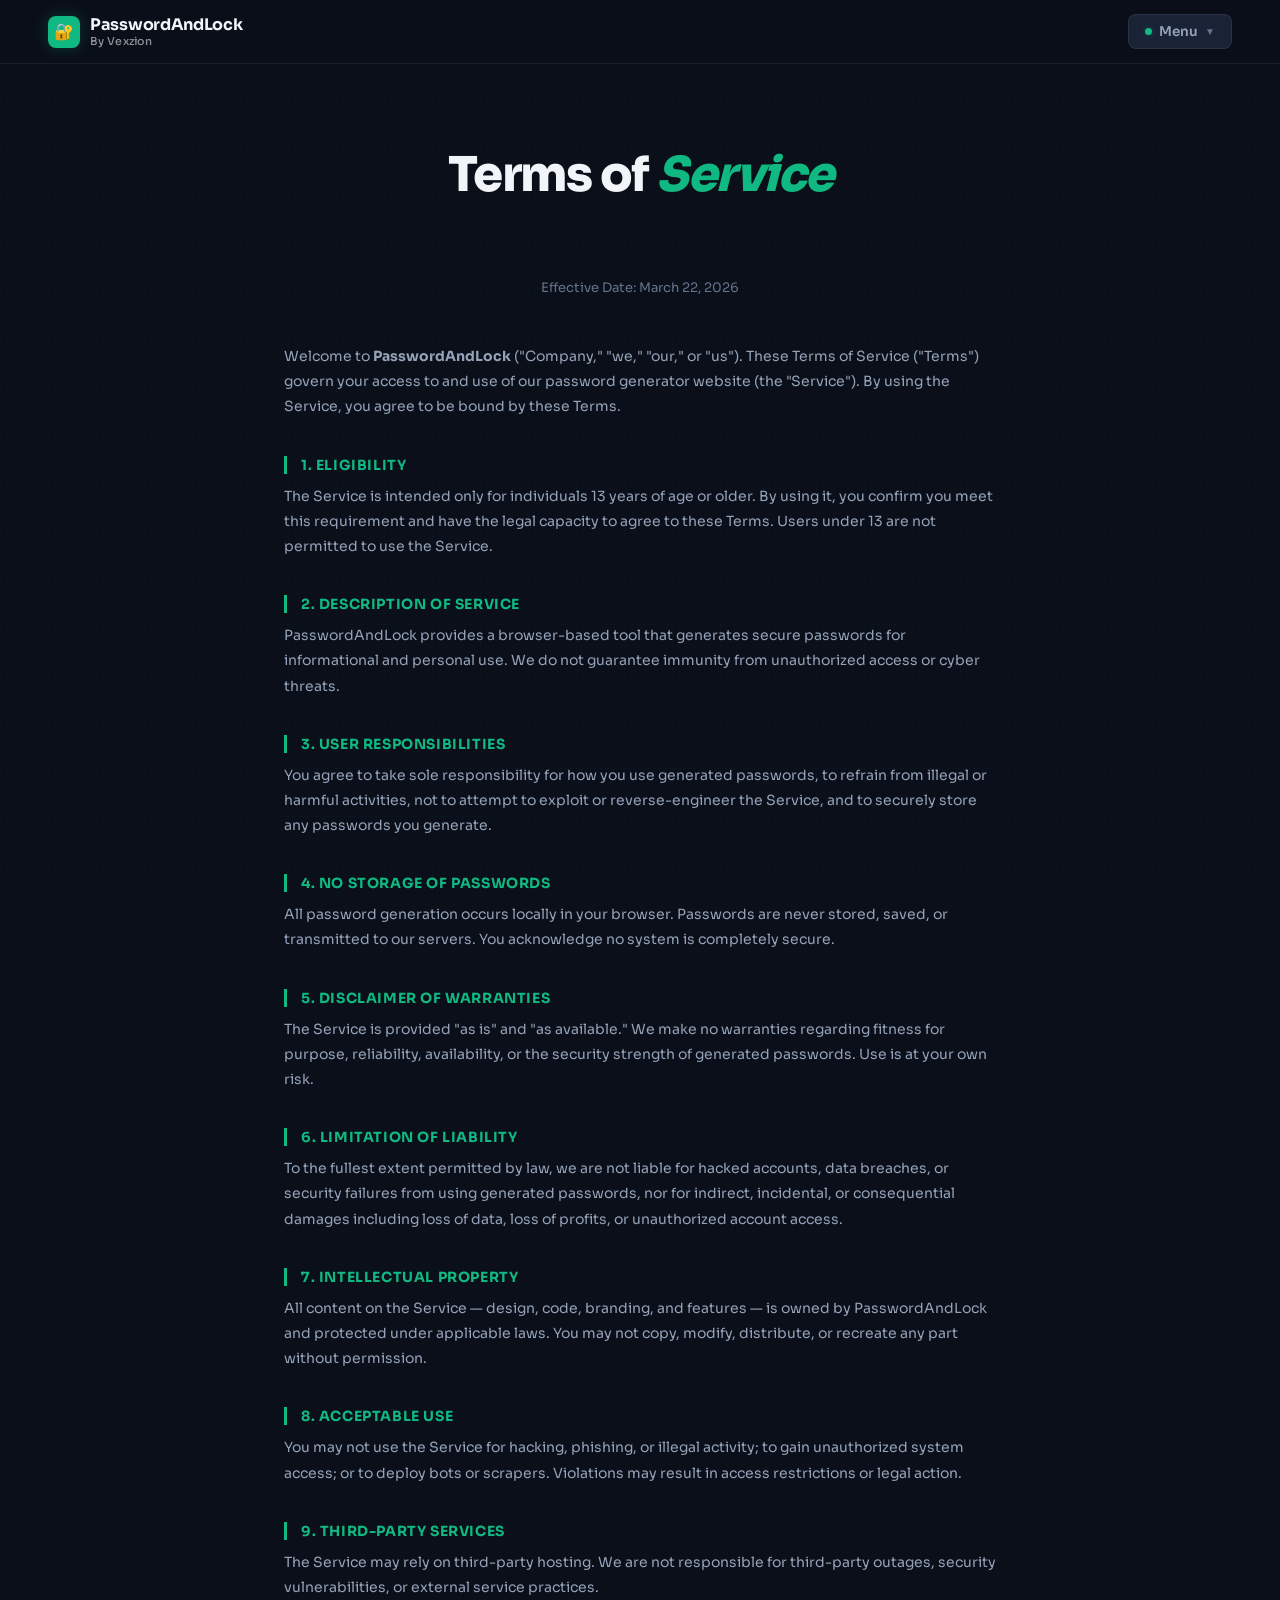
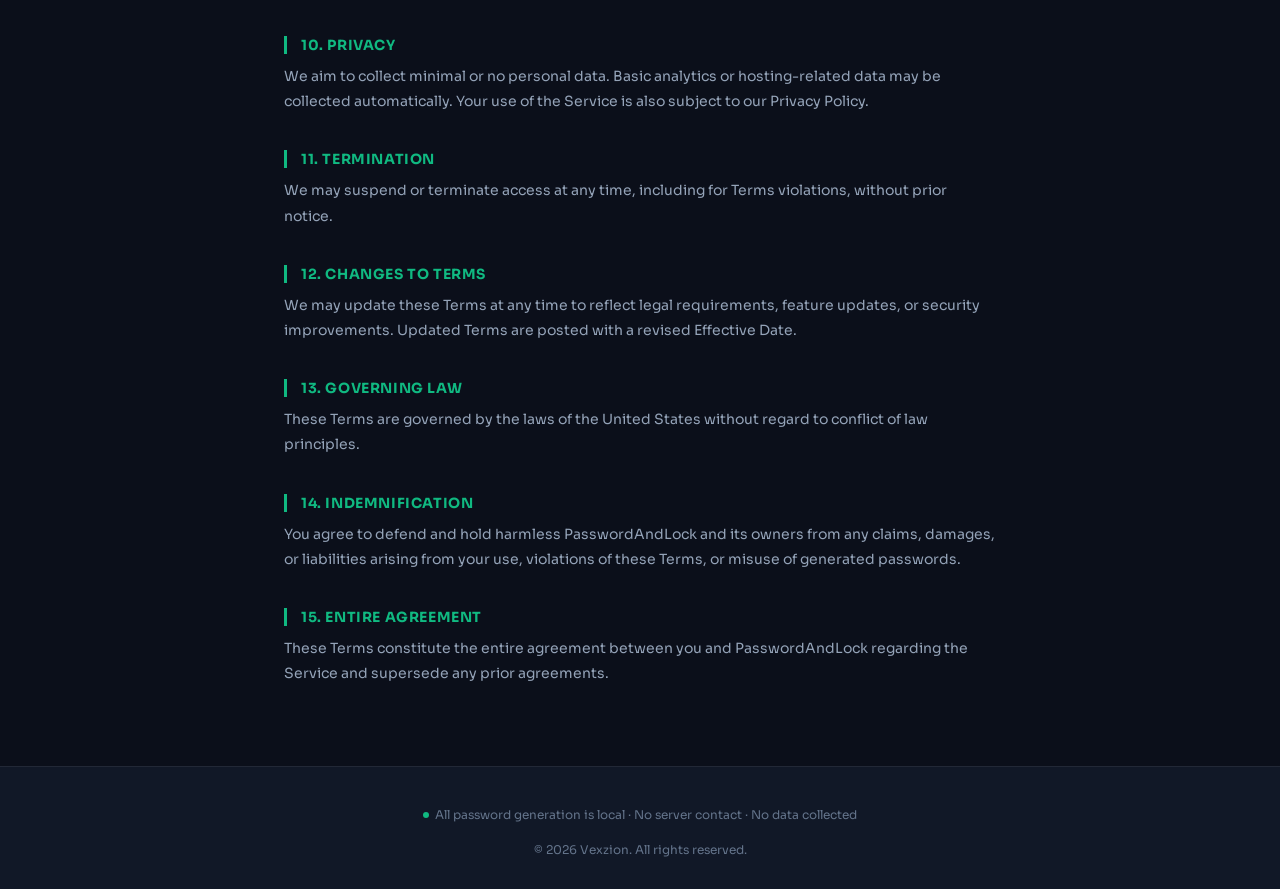
<file: terms/index.html>
<!DOCTYPE html>
<html lang="en">
<head>

</script>
<script type="application/ld+json">
{
  "@context": "https://schema.org",
  "@type": "WebSite",
  "name": "PasswordAndLock",
  "url": "https://passwordandlock.com/",
  "inLanguage": "en-US",
  "description": "Privacy-first online password generator and security education resources.",
  "publisher": {
    "@type": "Organization",
    "name": "PasswordAndLock"
  }
}
</script>

<meta charset="UTF-8"><!-- BASIC SEO -->
<title>Vexzion — Secure Password Generator & Online Security Tools</title>
<meta name="description" content="Generate strong, secure passwords instantly with Vexzion. Free privacy-focused password generator and online security tools designed to protect your digital accounts.">
<meta name="keywords" content="password generator, secure password generator, strong password, random password tool, online security tools, cybersecurity tools, password creator">
<meta name="author" content="Vexzion">
<meta name="robots" content="index, follow">
<link rel="canonical" href="https://vexzion.com/">
<meta name="language" content="en-US">
<meta name="referrer" content="strict-origin-when-cross-origin">
<meta name="format-detection" content="telephone=no">
<meta name="application-name" content="Vexzion">
<meta name="apple-mobile-web-app-title" content="Vexzion">
<meta property="og:site_name" content="Vexzion">
<meta property="og:locale" content="en_US">
<meta property="og:image:alt" content="Vexzion secure password generator preview">
<meta property="og:url" content="https://vexzion.com/">
<meta name="twitter:site" content="@vexzion">
<meta name="twitter:creator" content="@vexzion">
<meta name="twitter:url" content="https://vexzion.com/">
<link rel="alternate" hreflang="en" href="https://vexzion.com/">
<link rel="alternate" hreflang="x-default" href="https://vexzion.com/">
<meta name="robots" content="index, follow, max-image-preview:large, max-snippet:-1, max-video-preview:-1">
<meta name="googlebot" content="index,follow,max-snippet:-1,max-image-preview:large,max-video-preview:-1">
<meta name="bingbot" content="index,follow,max-snippet:-1,max-image-preview:large,max-video-preview:-1">
<meta name="rating" content="general">
<meta name="distribution" content="global">
<meta name="subject" content="Password security, online privacy, and cybersecurity education">
<meta name="classification" content="Cybersecurity Tools">
<meta name="copyright" content="PasswordAndLock">
<meta name="reply-to" content="support@passwordandlock.com">
<meta name="url" content="https://vexzion.com/">
<meta property="og:image" content="https://vexzion.com/preview.png">
<meta property="og:image:type" content="image/png">
<meta property="og:image:width" content="1200">
<meta property="og:image:height" content="630">
<link rel="sitemap" type="application/xml" title="Sitemap" href="/sitemap.xml">
<link rel="manifest" href="/static.json">



<!-- MOBILE + PERFORMANCE -->
<meta name="viewport" content="width=device-width, initial-scale=1.0">
<meta name="theme-color" content="#0f172a">

<!-- FAVICON -->
<link rel="icon" type="image/png" href="/favicon.png">

<!-- OPEN GRAPH (FACEBOOK / DISCORD / LINK PREVIEW) -->
<meta property="og:title" content="Vexzion — Secure Password Generator">
<meta property="og:description" content="Create strong passwords instantly with Vexzion. Fast, private, and free security tools for safer online accounts.">
<meta property="og:type" content="website">
<meta property="og:url" content="https://vexzion.com/">
<meta property="og:image" content="https://vexzion.com/preview.png">

<!-- TWITTER SEO -->
<meta name="twitter:card" content="summary_large_image">
<meta name="twitter:title" content="Vexzion — Secure Password Generator">
<meta name="twitter:description" content="Generate secure passwords instantly. Privacy-focused security tools by Vexzion.">
<meta name="twitter:image" content="https://vexzion.com/preview.png">

<!-- GOOGLE VERIFICATION (ADD LATER) -->
<meta name="google-site-verification" content="ADD_CODE_LATER">

<!-- STRUCTURED DATA (VERY IMPORTANT FOR SEO) -->
<script type="application/ld+json">
{
  "@context": "https://schema.org",
  "@type": "WebApplication",
  "name": "Vexzion Password Generator",
  "url": "https://vexzion.com",
  "description": "Free online password generator and cybersecurity tools focused on privacy and strong security.",
  "applicationCategory": "SecurityApplication",
  "operatingSystem": "Any",
  "browserRequirements": "Requires JavaScript",
  "offers": {
    "@type": "Offer",
    "price": "0"
  }
}
</script>
<meta name="viewport" content="width=device-width, initial-scale=1.0">
<title>PasswordAndLock — Enterprise-Grade Password Security</title>
<meta name="description" content="Generate cryptographically secure passwords, PINs, passphrases and more. 100% browser-based, zero data collection, powered by the Web Cryptography API.">
<meta name="robots" content="index, follow">
<meta property="og:title" content="PasswordAndLock — Secure Password Generator">
<meta property="og:description" content="Military-grade password generation. No servers. No logs. No compromises.">
<meta property="og:type" content="website">
<link rel="canonical" href="https://passwordandlock.com/">
<link rel="preconnect" href="https://fonts.googleapis.com">
<link rel="preconnect" href="https://fonts.gstatic.com" crossorigin>
<link rel="preload" as="style" href="https://fonts.googleapis.com/css2?family=Sora:wght@300;400;500;600;700;800&family=DM+Mono:wght@400;500&display=swap" onload="this.onload=null;this.rel='stylesheet'">
<noscript><link rel="stylesheet" href="https://fonts.googleapis.com/css2?family=Sora:wght@300;400;500;600;700;800&family=DM+Mono:wght@400;500&display=swap"></noscript>
<link rel="stylesheet" href="/assets/styles/main.css">
</head>
<body data-page="tos">

<div class="toast" id="toast"><div class="toast-dot"></div><span id="toast-msg"></span></div>

<!-- ══════════ HEADER ══════════ -->
<header>
  <div class="logo">
    <div class="logo-mark">🔐</div>
    <div>
      <div style="font-size:16px;font-weight:700;line-height:1.2;">PasswordAndLock</div>
      <div style="font-size:11px;font-weight:500;color:rgba(255,255,255,0.55);letter-spacing:.3px;">By Vexzion</div>
    </div>
  </div>
  <div class="dropdown" id="mainDropdown">
    <div class="dropdown-trigger" onclick="toggleDropdown()">
      <div class="dd-dot"></div>
      Menu
      <span class="dd-arrow">▼</span>
    </div>
    <div class="dropdown-menu">
      <div class="dd-section-label">Navigation</div>
      <a class="dd-item" id="dd-home" href="/"><div class="dd-item-icon">⚡</div>Generator</a>
      <a class="dd-item" id="dd-about" href="/features/"><div class="dd-item-icon">✦</div>Features</a>
      <div class="dd-divider"></div>
      <div class="dd-section-label">Resources</div>
      <a class="dd-item" id="dd-tips" href="/security-tips/"><div class="dd-item-icon">🛡</div>Security Tips</a>
      <a class="dd-item" id="dd-mistakes" href="/common-mistakes/"><div class="dd-item-icon">⚠️</div>Common Mistakes</a>
      <a class="dd-item" id="dd-faq" href="/faq/"><div class="dd-item-icon">❓</div>FAQ</a>
      <div class="dd-divider"></div>
      <div class="dd-section-label">Legal</div>
      <a class="dd-item" id="dd-privacy" href="/privacy/"><div class="dd-item-icon">🔏</div>Privacy Policy</a>
      <a class="dd-item" id="dd-tos" href="/terms/"><div class="dd-item-icon">📄</div>Terms of Service</a>
    </div>
  </div>
</header>

<!-- ══════════ HOME ══════════ -->
<section id="home" class="page active">

  <div class="hero">
    <div class="hero-glow"></div>
    <div class="hero-badge">Secure · Client-Side · Privacy-First</div>
    <h1>Passwords that keep<br><em>attackers out</em></h1>
    <p>Generate cryptographically secure passwords directly in your browser. No server processing. No password storage. Fully local generation.</p>
    <div class="hero-cta">
      <button class="btn-primary" onclick="document.getElementById('gen-section').scrollIntoView({behavior:'smooth'})">Generate a Password</button>
      <a class="btn-ghost" href="/features/" style="display:inline-flex;align-items:center;text-decoration:none;">See All Features</a>
    </div>
    <div class="hero-stats">
      <div class="hero-stat"><div class="num" id="sessionCount">0</div><div class="lbl">Generated This Session</div></div>
      <div class="hero-divider"></div>
      <div class="hero-stat"><div class="num">4</div><div class="lbl">Password Modes</div></div>
      <div class="hero-divider"></div>
      <div class="hero-stat"><div class="num">100%</div><div class="lbl">Client-Side Only</div></div>
    </div>
  </div>

  <!-- Generator -->
  <div class="gen-wrap" id="gen-section">
    <div class="gen-card">
      <h2>Password Generator</h2>

      <div class="output-row">
        <input type="text" class="output-field" id="output" placeholder="Click generate to create a secure password" readonly>
        <button class="icon-btn" id="copyButton" onclick="copyToClipboard()" title="Copy">⧉</button>
      </div>

      <div class="strength-row">
        <div class="strength-track"><div class="strength-fill" id="strengthFill"></div></div>
        <div class="strength-label" id="strengthText">—</div>
      </div>

      <!-- Health -->
      <div class="health-panel" id="healthPanel">
        <div class="health-header">
          <span>Password Health</span>
          <span class="health-score" id="healthScore"></span>
        </div>
        <div class="health-bar-track"><div class="health-bar-fill" id="healthBar"></div></div>
        <div class="health-checks-grid" id="healthChecks"></div>
        <div style="height:20px;"></div>
        <div style="width:100%; height:1px; background:var(--border);"></div>
        <div style="height:20px;"></div>
      </div>

      <!-- Type Selector -->
      <div class="type-tabs">
        <input type="radio" name="type" id="tPass" value="password"><label for="tPass">Password</label>
        <input type="radio" name="type" id="tPin" value="pin"><label for="tPin">PIN</label>
        <input type="radio" name="type" id="tMem" value="memorable"><label for="tMem">Memorable</label>
        <input type="radio" name="type" id="tPhrase" value="passphrase"><label for="tPhrase">Passphrase</label>
      </div>

      <!-- Options -->
      <div class="options-grid">
        <div class="opt-row">
          <div class="opt-label">Length <span id="lenVal">12</span></div>
          <input type="range" id="lenSlider" min="4" max="32" value="12">
        </div>
        <div class="opt-row">
          <div class="opt-label" style="margin-bottom:4px;">Character Sets</div>
          <div class="checks-row">
            <label class="check-pill active" id="pillLetters"><input type="checkbox" id="letters" checked><div class="pill-dot"></div>Letters</label>
            <label class="check-pill active" id="pillNumbers"><input type="checkbox" id="numbers" checked><div class="pill-dot"></div>Numbers</label>
            <label class="check-pill active" id="pillSymbols"><input type="checkbox" id="symbols" checked><div class="pill-dot"></div>Symbols</label>
          </div>
        </div>
      </div>

      <div class="gen-actions">
        <button class="btn-gen" onclick="generateSelected()">Generate Password</button>
        <button class="btn-edit" onclick="editGenerated()">Edit</button>
      </div>

      <div class="tip-bar" id="tipBar"></div>
    </div>
  </div>

  <!-- Collapsible Panels -->
  <div class="panels-wrap">

    <!-- Batch -->
    <div class="panel">
      <div class="panel-header" onclick="togglePanel(this)">
        <div class="panel-header-left">
          <div class="panel-icon">⚡</div>
          <div>
            <div class="panel-title">Batch Generator</div>
            <div class="panel-subtitle">Generate multiple at once</div>
          </div>
        </div>
        <span class="panel-chevron">▼</span>
      </div>
      <div class="panel-body">
        <div class="batch-controls">
          <label>Count:</label>
          <select id="batchCount">
            <option value="3">3 passwords</option>
            <option value="5" selected>5 passwords</option>
            <option value="10">10 passwords</option>
          </select>
          <button class="batch-btn" onclick="generateBatch()">Generate</button>
        </div>
        <ul class="batch-list" id="batchList"></ul>
      </div>
    </div>

    <!-- History -->
    <div class="panel">
      <div class="panel-header" onclick="togglePanel(this)">
        <div class="panel-header-left">
          <div class="panel-icon">🕓</div>
          <div>
            <div class="panel-title">Session History</div>
            <div class="panel-subtitle">Last 10 generated passwords</div>
          </div>
        </div>
        <span class="panel-chevron">▼</span>
      </div>
      <div class="panel-body">
        <ul class="history-list" id="historyList">
          <li class="history-empty">No passwords generated yet.</li>
        </ul>
        <div class="panel-footer-actions">
          <button class="panel-footer-btn" onclick="clearHistory()">Clear</button>
          <button class="panel-footer-btn download" onclick="downloadHistory()">↓ Export .txt</button>
        </div>
      </div>
    </div>

  </div>

  <!-- Trust Bar -->
  <div class="trust-bar" style="margin-top:48px;">
    <div class="trust-item"><span class="trust-icon">🔒</span> No server-side processing</div>
    <div class="trust-item"><span class="trust-icon">🧬</span> CSPRNG randomness</div>
    <div class="trust-item"><span class="trust-icon">🚫</span> Zero data collection</div>
    <div class="trust-item"><span class="trust-icon">🌐</span> Works offline</div>
    <div class="trust-item"><span class="trust-icon">⚡</span> Instant generation</div>
  </div>

  <!-- Stats Strip -->
  <div class="stats-strip">
    <div class="stat-item"><div class="s-num">256-bit</div><div class="s-lbl">Entropy Source</div></div>
    <div class="stat-item"><div class="s-num">200+</div><div class="s-lbl">Words in Passphrase Bank</div></div>
    <div class="stat-item"><div class="s-num">10</div><div class="s-lbl">Batch Passwords at Once</div></div>
    <div class="stat-item"><div class="s-num">8</div><div class="s-lbl">Health Check Criteria</div></div>
  </div>

</section>
<section id="about" class="page">
  <div class="page-hero">
    <h1>Built for <em style="color:var(--green)">real security</em></h1>
    <p>Every feature was designed with one goal: giving you passwords that actually protect you.</p>
  </div>
  <div class="features-grid">
    <div class="feat-card"><div class="feat-icon">🔑</div><h3>Cryptographic Randomness</h3><p>Uses <code style="font-family:var(--mono);font-size:12px;background:var(--surface2);padding:1px 6px;border-radius:4px;color:var(--green)">window.crypto.getRandomValues()</code> — the same API used by browsers for TLS. No predictable patterns.</p></div>
    <div class="feat-card"><div class="feat-icon">🚫</div><h3>Zero Server Contact</h3><p>Your passwords never leave your device. No APIs, no logs, no telemetry. What you generate stays with you.</p></div>
    <div class="feat-card"><div class="feat-icon">🔤</div><h3>Four Password Modes</h3><p>Standard passwords, numeric PINs, memorable word-based combinations, and secure passphrases — for every use case.</p></div>
    <div class="feat-card"><div class="feat-icon">🩺</div><h3>8-Point Health Analysis</h3><p>Instant analysis across length, character variety, pattern detection, and repetition — displayed with every generation.</p></div>
    <div class="feat-card"><div class="feat-icon">⚡</div><h3>Batch Generation</h3><p>Generate up to 10 passwords simultaneously. Compare and select the best fit with a single click.</p></div>
    <div class="feat-card"><div class="feat-icon">📂</div><h3>Session History & Export</h3><p>Review your last 10 generated passwords. Export the full session as a plain-text file for secure offline storage.</p></div>
    
    <div class="feat-card"><div class="feat-icon">📱</div><h3>Fully Responsive</h3><p>Works flawlessly on desktop, tablet, and mobile. No installs, no accounts, no friction.</p></div>
    <div class="feat-card"><div class="feat-icon">✏️</div><h3>Editable Output</h3><p>Generated a good password but want to tweak it? Unlock and edit — the strength meter updates live as you type.</p></div>
  </div>
</section>

<!-- ══════════ TIPS ══════════ -->
<section id="tips" class="page">
  <div class="page-hero">
    <h1>Security <em style="color:var(--green)">best practices</em></h1>
    <p>Ten habits that separate secure accounts from compromised ones.</p>
  </div>
  <div class="tips-wrap">
    <div class="tip-item"><div class="tip-num-badge">01</div><div class="tip-text"><h4>Never reuse passwords</h4><p>A single breach can cascade across every account sharing that password. Each account deserves a unique credential.</p></div></div>
    <div class="tip-item"><div class="tip-num-badge">02</div><div class="tip-text"><h4>Use a password manager</h4><p>Bitwarden, 1Password, and Dashlane let you maintain hundreds of unique passwords without memorizing a single one.</p></div></div>
    <div class="tip-item"><div class="tip-num-badge">03</div><div class="tip-text"><h4>Enable two-factor authentication</h4><p>2FA ensures that even a leaked password cannot grant access without a second factor only you possess.</p></div></div>
    <div class="tip-item"><div class="tip-num-badge">04</div><div class="tip-text"><h4>Longer passwords are exponentially stronger</h4><p>Moving from 8 to 16 characters doesn't double security — it raises the difficulty by trillions of iterations.</p></div></div>
    <div class="tip-item"><div class="tip-num-badge">05</div><div class="tip-text"><h4>Never include personal information</h4><p>Names, birthdays, and pet names are the first entries in any dictionary attack. Avoid all predictable associations.</p></div></div>
    <div class="tip-item"><div class="tip-num-badge">06</div><div class="tip-text"><h4>Monitor breach databases</h4><p>HaveIBeenPwned.com indexes billions of compromised credentials. Check your accounts regularly and rotate on hits.</p></div></div>
    <div class="tip-item"><div class="tip-num-badge">07</div><div class="tip-text"><h4>Recognize phishing attempts</h4><p>Legitimate organizations never request credentials via email, SMS, or unsolicited links. Verify URLs before entering any password.</p></div></div>
    <div class="tip-item"><div class="tip-num-badge">08</div><div class="tip-text"><h4>Segment your email identities</h4><p>Using a dedicated email for sensitive accounts limits exposure when lower-priority accounts are compromised.</p></div></div>
    <div class="tip-item"><div class="tip-num-badge">09</div><div class="tip-text"><h4>Always log out on shared devices</h4><p>Session tokens can persist after browser close on some configurations. Always explicit logout on public machines.</p></div></div>
    <div class="tip-item"><div class="tip-num-badge">10</div><div class="tip-text"><h4>Keep software updated</h4><p>Unpatched systems are the most common attack vector. OS and browser updates close vulnerabilities that no password can defend against.</p></div></div>
  </div>
</section>

<!-- ══════════ FAQ ══════════ -->
<section id="faq" class="page">
  <div class="page-hero">
    <h1>Frequently asked <em style="color:var(--green)">questions</em></h1>
    <p>Everything you need to know about how PasswordAndLock works.</p>
  </div>
  <div class="faq-wrap">
    <div class="faq-item"><div class="faq-q" onclick="toggleFaq(this)">Are my passwords stored anywhere?<span class="faq-arrow">▼</span></div><div class="faq-a">No. PasswordAndLock runs entirely within your browser. Nothing is transmitted to any server, logged, or persisted beyond your session. Closing the tab erases everything.</div></div>
    <div class="faq-item"><div class="faq-q" onclick="toggleFaq(this)">How is randomness generated?<span class="faq-arrow">▼</span></div><div class="faq-a">We use <code>window.crypto.getRandomValues()</code> — the browser's cryptographically secure pseudorandom number generator (CSPRNG). This is the same engine browsers use for TLS, not the predictable <code>Math.random()</code>.</div></div>
    <div class="faq-item"><div class="faq-q" onclick="toggleFaq(this)">What is the difference between the four modes?<span class="faq-arrow">▼</span></div><div class="faq-a">Password generates a random character mix. PIN generates digits only. Memorable combines dictionary words into something pronounceable. Passphrase generates a word sequence separated by a character — high entropy with human readability.</div></div>
    <div class="faq-item"><div class="faq-q" onclick="toggleFaq(this)">What password length should I use?<span class="faq-arrow">▼</span></div><div class="faq-a">16+ characters for standard accounts. 20+ for email, banking, and password manager master passwords. PINs follow the service's own constraints, typically 4–8 digits.</div></div>
    <div class="faq-item"><div class="faq-q" onclick="toggleFaq(this)">What does the health checker evaluate?<span class="faq-arrow">▼</span></div><div class="faq-a">Eight criteria: minimum 8 characters, minimum 12 characters, uppercase presence, lowercase presence, digit presence, symbol presence, absence of common patterns (123, qwerty, password), and absence of character repetition (aaa).</div></div>
    <div class="faq-item"><div class="faq-q" onclick="toggleFaq(this)">Can I edit a generated password?<span class="faq-arrow">▼</span></div><div class="faq-a">Yes. Click Edit to unlock the output field. The strength meter and health panel update in real time as you type, so you can see the impact of any change immediately.</div></div>
    <div class="faq-item"><div class="faq-q" onclick="toggleFaq(this)">What is the Batch Generator?<span class="faq-arrow">▼</span></div><div class="faq-a">It generates 3, 5, or 10 passwords simultaneously using your current settings. Each result can be copied or loaded into the main field with one click.</div></div>
    <div class="faq-item"><div class="faq-q" onclick="toggleFaq(this)">Is PasswordAndLock free?<span class="faq-arrow">▼</span></div><div class="faq-a">Completely free. No account, no subscription, no ads, no limits. Every feature is available to everyone.</div></div>
  </div>
</section>

<!-- ══════════ TOS ══════════ -->
<section id="tos" class="page">
  <div class="page-hero">
    <h1>Terms of <em style="color:var(--green)">Service</em></h1>
  </div>
  <div class="tos-wrap">
    <span class="tos-date">Effective Date: March 22, 2026</span>
    <p>Welcome to <strong>PasswordAndLock</strong> ("Company," "we," "our," or "us"). These Terms of Service ("Terms") govern your access to and use of our password generator website (the "Service"). By using the Service, you agree to be bound by these Terms.</p>
    <h3>1. Eligibility</h3><p>The Service is intended only for individuals 13 years of age or older. By using it, you confirm you meet this requirement and have the legal capacity to agree to these Terms. Users under 13 are not permitted to use the Service.</p>
    <h3>2. Description of Service</h3><p>PasswordAndLock provides a browser-based tool that generates secure passwords for informational and personal use. We do not guarantee immunity from unauthorized access or cyber threats.</p>
    <h3>3. User Responsibilities</h3><p>You agree to take sole responsibility for how you use generated passwords, to refrain from illegal or harmful activities, not to attempt to exploit or reverse-engineer the Service, and to securely store any passwords you generate.</p>
    <h3>4. No Storage of Passwords</h3><p>All password generation occurs locally in your browser. Passwords are never stored, saved, or transmitted to our servers. You acknowledge no system is completely secure.</p>
    <h3>5. Disclaimer of Warranties</h3><p>The Service is provided "as is" and "as available." We make no warranties regarding fitness for purpose, reliability, availability, or the security strength of generated passwords. Use is at your own risk.</p>
    <h3>6. Limitation of Liability</h3><p>To the fullest extent permitted by law, we are not liable for hacked accounts, data breaches, or security failures from using generated passwords, nor for indirect, incidental, or consequential damages including loss of data, loss of profits, or unauthorized account access.</p>
    <h3>7. Intellectual Property</h3><p>All content on the Service — design, code, branding, and features — is owned by PasswordAndLock and protected under applicable laws. You may not copy, modify, distribute, or recreate any part without permission.</p>
    <h3>8. Acceptable Use</h3><p>You may not use the Service for hacking, phishing, or illegal activity; to gain unauthorized system access; or to deploy bots or scrapers. Violations may result in access restrictions or legal action.</p>
    <h3>9. Third-Party Services</h3><p>The Service may rely on third-party hosting. We are not responsible for third-party outages, security vulnerabilities, or external service practices.</p>
    <h3>10. Privacy</h3><p>We aim to collect minimal or no personal data. Basic analytics or hosting-related data may be collected automatically. Your use of the Service is also subject to our Privacy Policy.</p>
    <h3>11. Termination</h3><p>We may suspend or terminate access at any time, including for Terms violations, without prior notice.</p>
    <h3>12. Changes to Terms</h3><p>We may update these Terms at any time to reflect legal requirements, feature updates, or security improvements. Updated Terms are posted with a revised Effective Date.</p>
    <h3>13. Governing Law</h3><p>These Terms are governed by the laws of the United States without regard to conflict of law principles.</p>
    <h3>14. Indemnification</h3><p>You agree to defend and hold harmless PasswordAndLock and its owners from any claims, damages, or liabilities arising from your use, violations of these Terms, or misuse of generated passwords.</p>
    <h3>15. Entire Agreement</h3><p>These Terms constitute the entire agreement between you and PasswordAndLock regarding the Service and supersede any prior agreements.</p>
  </div>
</section>

<!-- ══════════ COMMON MISTAKES ══════════ -->
<section id="mistakes" class="page">
  <div class="page-hero">
    <h1>Common password <em style="color:#ef4444">mistakes</em></h1>
    <p>The most dangerous habits people have — and how to fix them instantly.</p>
  </div>
  <div class="mistakes-wrap">
    <div class="mistake-card"><div class="mistake-num">01</div><div class="mistake-body"><h4>Using the same password everywhere</h4><p>When one site is breached, attackers run automated "credential stuffing" attacks against hundreds of other platforms with your leaked credentials within hours.</p><span class="mistake-fix">✓ Fix: Generate a unique password for every account</span></div></div>
    <div class="mistake-card"><div class="mistake-num">02</div><div class="mistake-body"><h4>Short passwords under 10 characters</h4><p>An 8-character password using common characters can be cracked in under an hour with modern hardware. Length is the single most impactful factor in password strength.</p><span class="mistake-fix">✓ Fix: Use 16+ characters minimum</span></div></div>
    <div class="mistake-card"><div class="mistake-num">03</div><div class="mistake-body"><h4>Personal information in passwords</h4><p>Birthdates, pet names, favourite teams, and family names are all scraped from social media and fed into targeted dictionary attacks before generic brute-force even begins.</p><span class="mistake-fix">✓ Fix: Use fully random or passphrase-style passwords</span></div></div>
    <div class="mistake-card"><div class="mistake-num">04</div><div class="mistake-body"><h4>Writing passwords on paper or in plain text files</h4><p>Physical notes can be photographed, and unencrypted text files are trivially read by malware. Neither offers any protection after initial access.</p><span class="mistake-fix">✓ Fix: Use an encrypted password manager (Bitwarden, 1Password)</span></div></div>
    <div class="mistake-card"><div class="mistake-num">05</div><div class="mistake-body"><h4>Simple character substitutions (p@ssw0rd)</h4><p>Substituting @ for a and 0 for o has been in dictionary attack wordlists since the early 2000s. These patterns provide essentially zero additional security.</p><span class="mistake-fix">✓ Fix: Use genuinely random characters, not substitutions</span></div></div>
    <div class="mistake-card"><div class="mistake-num">06</div><div class="mistake-body"><h4>Not enabling two-factor authentication</h4><p>A strong password alone is not enough. 2FA ensures that even a perfectly leaked password cannot grant access without the second factor in your possession.</p><span class="mistake-fix">✓ Fix: Enable TOTP-based 2FA on every critical account</span></div></div>
    <div class="mistake-card"><div class="mistake-num">07</div><div class="mistake-body"><h4>Ignoring breach notifications</h4><p>Many users receive breach emails and ignore them for weeks. Attackers act within minutes of leaked credential databases appearing on dark web markets.</p><span class="mistake-fix">✓ Fix: Change affected passwords within 24 hours of any breach notification</span></div></div>
    <div class="mistake-card"><div class="mistake-num">08</div><div class="mistake-body"><h4>Sharing passwords via SMS or email</h4><p>SMS and email are inherently unencrypted at multiple transit points. Any credential sent this way should be considered compromised and rotated immediately after use.</p><span class="mistake-fix">✓ Fix: Use a secure sharing feature in a password manager</span></div></div>
  </div>
</section>

<!-- ══════════ PRIVACY ══════════ -->
<section id="privacy" class="page">
  <div class="page-hero">
    <h1>Privacy <em style="color:var(--green)">Policy</em></h1>
  </div>
  <div class="tos-wrap">
    <span class="tos-date">Effective Date: March 23, 2026</span>

    <h3 style="margin-top:48px;">What We Collect</h3>
    <p>We do not collect personal information such as names, email addresses, account credentials, or generated passwords.</p>
    <p>However, limited technical data (such as anonymized IP address, browser type, and page visit information) may be automatically collected by third-party analytics services to help us understand general website usage and improve performance. This data is not used to identify individual users.</p>

    <h3>Password Generation</h3>
    <p>All password generation occurs entirely within your browser using the Web Cryptography API (<code style="font-family:'DM Mono',monospace;font-size:12.5px;background:var(--surface2);padding:2px 8px;border-radius:5px;color:var(--green)">window.crypto.getRandomValues()</code>). No password data is transmitted to our servers or any third-party service.</p>

    <h3>Session Data</h3>
    <p>Temporary session information (such as generated password history within the session) exists only in your browser's memory. This data is automatically erased when the page is refreshed or the browser tab is closed. We do not store password data in <code style="font-family:'DM Mono',monospace;font-size:12.5px;background:var(--surface2);padding:2px 8px;border-radius:5px;color:var(--green)">localStorage</code>, <code style="font-family:'DM Mono',monospace;font-size:12.5px;background:var(--surface2);padding:2px 8px;border-radius:5px;color:var(--green)">sessionStorage</code>, or any server database.</p>

    <h3>Cookies and Local Storage</h3>
    <p>We do not use tracking cookies. A single <code style="font-family:'DM Mono',monospace;font-size:12.5px;background:var(--surface2);padding:2px 8px;border-radius:5px;color:var(--green)">localStorage</code> entry (<code style="font-family:'DM Mono',monospace;font-size:12.5px;background:var(--surface2);padding:2px 8px;border-radius:5px;color:var(--green)">pal-theme</code>) is stored only to remember your theme preference. This does not contain personal data.</p>

    <h3>Analytics</h3>
    <p>We use Google Analytics to understand general website usage and improve performance. Google Analytics may collect information such as:</p>
    <ul>
      <li>IP address (anonymized where applicable)</li>
      <li>Browser type and device information</li>
      <li>Pages visited and session duration</li>
      <li>Approximate geographic region</li>
    </ul>
    <p>This analytics data is used only for aggregate insights and is not linked to password generation or personal identity. No generated passwords or sensitive inputs are tracked.</p>

    <h3>Third-Party Services</h3>
    <p>This Service loads Sora and DM Mono fonts via Google Fonts. When fonts are requested, Google may log your IP address as part of standard content delivery operations.</p>
    <p>For more information, see: <a href="https://policies.google.com/privacy" target="_blank" style="color:var(--green);text-decoration:none;">https://policies.google.com/privacy</a></p>

    <h3>Data Retention</h3>
    <p>We do not maintain user accounts or personal data. Analytics data is retained according to Google Analytics default retention settings.</p>

    <h3>Children's Privacy</h3>
    <p>This Service is not directed toward children under 13. We do not knowingly collect personal information from children.</p>

    <h3>Changes to This Policy</h3>
    <p>We may update this Privacy Policy periodically. The updated version will be posted on this page with a revised effective date.</p>

    <h3>Contact</h3>
    <p>For privacy-related questions, contact Vexzion through the official website or associated community channels.</p>

    <p style="margin-top:36px;font-size:12px;color:var(--text-3);">Last updated: March 23, 2026</p>
  </div>
</section>

<!-- ══════════ CHANGELOG ══════════ -->


<footer>
  <div class="footer-trust"><div class="footer-trust-dot"></div>All password generation is local · No server contact · No data collected</div>
  <div class="footer-copy">© 2026 Vexzion. All rights reserved.</div>
</footer>

<script>
/* ═══ State ═══ */
const output    = document.getElementById('output');
const slider    = document.getElementById('lenSlider');
const lenVal    = document.getElementById('lenVal');
const strFill   = document.getElementById('strengthFill');
const strText   = document.getElementById('strengthText');
let history_arr = [], sessionCnt = 0;

const words = ["dog","cat","lion","tiger","bear","wolf","fox","eagle","hawk","fish","shark","whale","dolphin","bee","ant","butterfly","spider","horse","cow","pig","sheep","goat","chicken","duck","owl","rabbit","deer","mouse","rat","snake","frog","crocodile","elephant","giraffe","zebra","monkey","ape","kangaroo","koala","panda","turtle","penguin","seal","otter","beaver","swan","crow","sparrow","parrot","falcon","lemon","orange","apple","banana","grape","cherry","peach","melon","kiwi","lime","mango","pear","pineapple","plum","strawberry","raspberry","blueberry","watermelon","bread","milk","cheese","butter","egg","yogurt","honey","rice","pasta","noodle","pizza","burger","sushi","steak","beef","pork","carrot","potato","tomato","onion","pepper","garlic","cucumber","spinach","lettuce","broccoli","corn","bean","pea","mushroom","cabbage","zucchini","pumpkin","squash","ocean","river","mountain","hill","valley","forest","tree","flower","grass","sky","cloud","rain","snow","wind","storm","lightning","sun","moon","star","shadow","fire","ice","rock","stone","sand","shell","crystal","diamond","pearl","gold","silver","bronze","iron","steel","glass","book","pen","pencil","paper","notebook","desk","chair","computer","keyboard","screen","phone","tablet","camera","clock","watch","bag","shoes","hat","coat","shirt","pants","sock","belt","jacket","umbrella","door","window","road","bridge","house","castle","car","bike","boat","plane","train","bus","ball","bat","game","song","music","dance","paint","draw","write","poem","story","dream","spark","ember","leaf","branch","root","seed","fruit","dragon","phoenix","unicorn","thunder","echo","whisper"];


/* ═══ Slider ═══ */
slider.oninput = () => lenVal.textContent = slider.value;

/* ═══ Checkboxes ═══ */
['Letters','Numbers','Symbols'].forEach(name => {
  const pill = document.getElementById('pill'+name);
  const cb   = document.getElementById(name.toLowerCase());
  cb.addEventListener('change', () => pill.classList.toggle('active', cb.checked));
});

/* ═══ Toast ═══ */
let toastTimer;
function showToast(msg, type='success'){
  const t = document.getElementById('toast');
  document.getElementById('toast-msg').textContent = msg;
  t.className = 'toast ' + type + ' show';
  clearTimeout(toastTimer);
  toastTimer = setTimeout(() => t.classList.remove('show'), 2600);
}

/* ═══ Dropdown ═══ */
function toggleDropdown(){
  document.getElementById('mainDropdown').classList.toggle('open');
}
/* ═══ MPA page map ═══ */
const pageIds = ['home','about','tips','faq','tos','privacy','mistakes'];
const currentPage = document.body.dataset.page || 'home';

function setActiveNav(id){
  pageIds.forEach(pageId => {
    const nav = document.getElementById('nav-'+pageId);
    if(nav) nav.classList.toggle('active', pageId === id);
    const dd = document.getElementById('dd-'+pageId);
    if(dd) dd.classList.toggle('active-page', pageId === id);
  });
}

function showPage(id){
  document.querySelectorAll('.page').forEach(p => p.classList.remove('active'));
  const page = document.getElementById(id) || document.getElementById('home');
  if(page) page.classList.add('active');
  setActiveNav(id);
}

/* ═══ Crypto random ═══ */
function rand(max){
  const buf = new Uint32Array(1);
  const limit = 2**32 - (2**32 % max);
  let v; do { window.crypto.getRandomValues(buf); v = buf[0]; } while(v >= limit);
  return v % max;
}

/* ═══ Build password ═══ */
function buildPassword(type, length){
  const ul = document.getElementById('letters').checked;
  const un = document.getElementById('numbers').checked;
  const us = document.getElementById('symbols').checked;
  let pass = '';
  if(type === 'password'){
    let chars = '';
    if(ul) chars += 'ABCDEFGHIJKLMNOPQRSTUVWXYZabcdefghijklmnopqrstuvwxyz';
    if(un) chars += '0123456789';
    if(us) chars += '!@#$%^&*()_+-={}[]';
    if(!chars) return null;
    for(let i=0;i<length;i++) pass += chars[rand(chars.length)];
  } else if(type === 'pin'){
    for(let i=0;i<length;i++) pass += rand(10);
  } else if(type === 'memorable'){
    while(pass.length < length){
      const wc = rand(2)+2;
      for(let i=0;i<wc;i++) pass += words[rand(words.length)];
      let chars = '';
      if(ul) chars += 'ABCDEFGHIJKLMNOPQRSTUVWXYZabcdefghijklmnopqrstuvwxyz';
      if(un) chars += '0123456789';
      if(us) chars += '!@#$%^&*()_+-={}[]';
      if(chars) pass += chars[rand(chars.length)];
    }
    pass = pass.substring(0, length);
  } else if(type === 'passphrase'){
    const sep = us ? ['-','_','.','@','+'][rand(5)] : '-';
    const wc  = Math.max(3, Math.min(8, Math.floor(length/4)));
    const chosen = []; for(let i=0;i<wc;i++) chosen.push(words[rand(words.length)]);
    pass = chosen.join(sep);
    if(un) pass += sep + (rand(9000)+1000);
    pass = pass.substring(0, length > pass.length ? pass.length : length);
  }
  return pass;
}

/* ═══ Generate ═══ */
function generateSelected(){
  const sel = document.querySelector('input[name="type"]:checked');
  if(!sel){ showToast('Select a password type first', 'warn'); return; }
  const pass = buildPassword(sel.value, parseInt(slider.value));
  if(!pass){ showToast('Select at least one character set', 'warn'); return; }
  output.value = pass; output.readOnly = true;
  updateStrength(pass); checkHealth(pass); addToHistory(pass);
  sessionCnt++; document.getElementById('sessionCount').textContent = sessionCnt;
  document.getElementById('gen-section').scrollIntoView({behavior:'smooth'});
}

function editGenerated(){ output.readOnly = false; output.focus(); }

/* ═══ Batch ═══ */
function generateBatch(){
  const sel = document.querySelector('input[name="type"]:checked');
  if(!sel){ showToast('Select a password type first','warn'); return; }
  const count = parseInt(document.getElementById('batchCount').value);
  const len   = parseInt(slider.value);
  const list  = document.getElementById('batchList');
  let html = '';
  for(let i=0;i<count;i++){
    const pw = buildPassword(sel.value, len) || '';
    const safe = pw.replace(/\\/g,'\\\\').replace(/'/g,"\\'");
    const display = pw.length>38 ? pw.substring(0,38)+'…' : pw;
    html += `<li class="batch-item"><span title="${pw}">${display}</span><button class="batch-item-btn" onclick="copyText('${safe}')">Copy</button><button class="batch-item-btn use-btn" onclick="usePw('${safe}')">Use</button></li>`;
  }
  list.innerHTML = html;
}

function usePw(pw){
  output.value = pw; output.readOnly = true;
  updateStrength(pw); checkHealth(pw); addToHistory(pw);
  sessionCnt++; document.getElementById('sessionCount').textContent = sessionCnt;
  document.getElementById('gen-section').scrollIntoView({behavior:'smooth'});
  showToast('Password loaded');
}

/* ═══ Strength ═══ */
function updateStrength(pw){
  let s=0;
  if(pw.length>=8)s++; if(pw.length>=12)s++;
  if(/[A-Z]/.test(pw))s++; if(/[a-z]/.test(pw))s++;
  if(/[0-9]/.test(pw))s++; if(/[^A-Za-z0-9]/.test(pw))s++;
  const pct = Math.round(s/6*100);
  strFill.style.width = pct+'%';
  if(s<=2){ strFill.style.background='#ef4444'; strText.textContent='Weak'; strText.style.color='#ef4444'; }
  else if(s<=4){ strFill.style.background='#f59e0b'; strText.textContent='Moderate'; strText.style.color='#f59e0b'; }
  else{ strFill.style.background='#10b981'; strText.textContent='Strong'; strText.style.color='#10b981'; }
}

/* ═══ Health ═══ */
function checkHealth(pw){
  const panel = document.getElementById('healthPanel');
  if(!pw){ panel.style.display='none'; return; }
  panel.style.display='block';
  const criteria=[
    {l:'8+ characters', p:pw.length>=8},
    {l:'12+ characters', p:pw.length>=12},
    {l:'Uppercase', p:/[A-Z]/.test(pw)},
    {l:'Lowercase', p:/[a-z]/.test(pw)},
    {l:'Numbers', p:/[0-9]/.test(pw)},
    {l:'Symbols', p:/[^A-Za-z0-9]/.test(pw)},
    {l:'No common patterns', p:!/123|abc|qwerty|password|111|000/i.test(pw)},
    {l:'No repeats', p:!/(.)(\1{2,})/.test(pw)},
  ];
  const pct = Math.round(criteria.filter(c=>c.p).length/criteria.length*100);
  const bar = document.getElementById('healthBar');
  bar.style.width = pct+'%';
  let col='#ef4444', lbl='Poor';
  if(pct>=80){ col='#10b981'; lbl='Excellent'; }
  else if(pct>=60){ col='#f59e0b'; lbl='Fair'; }
  bar.style.background = col;
  document.getElementById('healthScore').textContent = lbl+' · '+pct+'%';
  document.getElementById('healthScore').style.color = col;
  document.getElementById('healthChecks').innerHTML = criteria.map(c=>`
    <div class="hc-item${c.p?' pass-item':''}">
      <div class="hc-dot ${c.p?'pass':'fail'}"></div>${c.l}
    </div>`).join('');
}

/* ═══ Copy ═══ */
function copyToClipboard(){
  if(!output.value) return;
  navigator.clipboard.writeText(output.value).then(()=>showToast('Copied to clipboard'));
}
function copyText(pw){ navigator.clipboard.writeText(pw).then(()=>showToast('Copied')); }
function copyHistoryItem(pw){ navigator.clipboard.writeText(pw).then(()=>showToast('Copied')); }

/* ═══ History ═══ */
function addToHistory(pw){
  history_arr.unshift(pw);
  if(history_arr.length>10) history_arr.pop();
  renderHistory();
}
function renderHistory(){
  const l = document.getElementById('historyList');
  if(!history_arr.length){ l.innerHTML='<li class="history-empty">No passwords generated yet.</li>'; return; }
  l.innerHTML = history_arr.map(pw=>`
    <li class="history-item">
      <span title="${pw}">${pw.length>36?pw.substring(0,36)+'…':pw}</span>
      <button class="hist-copy-btn" onclick="copyHistoryItem('${pw.replace(/'/g,"\\'")}')">Copy</button>
    </li>`).join('');
}
function clearHistory(){ history_arr=[]; renderHistory(); showToast('History cleared','info'); }
function downloadHistory(){
  if(!history_arr.length){ showToast('Nothing to export','warn'); return; }
  const blob = new Blob([history_arr.join('\n')],{type:'text/plain'});
  const a = document.createElement('a');
  const url = URL.createObjectURL(blob);
  a.href=url; a.download='passwordandlock-export.txt'; a.click();
  URL.revokeObjectURL(url);
  showToast('Exported successfully');
}

/* ═══ Panels ═══ */
function togglePanel(header){
  const body = header.nextElementSibling;
  header.classList.toggle('open');
  body.classList.toggle('open');
}

/* ═══ FAQ ═══ */
function toggleFaq(qEl){
  const item = qEl.parentElement;
  const wasOpen = item.classList.contains('open');
  document.querySelectorAll('.faq-item').forEach(i=>i.classList.remove('open'));
  if(!wasOpen) item.classList.add('open');
}

/* ═══ Rotating tips ═══ */
const tips = [
  '16-character passwords take billions of years to crack by brute force.',
  'Use a unique password for every account — credential stuffing is automated.',
  'Enable two-factor authentication on every account that supports it.',
  'Passphrases combine strong entropy with human memorability.',
  'A password manager is the single highest-impact security upgrade you can make.',
  'Symbols and mixed case multiply the search space exponentially.',
  'Change passwords immediately after any suspected account compromise.',
  'Your password generator never contacts any external server.',
];
let tipIdx = 0;
function rotateTip(){
  const el = document.getElementById('tipBar');
  if(el){ el.textContent = '💡  '+tips[tipIdx%tips.length]; tipIdx++; }
}
rotateTip(); setInterval(rotateTip, 7000);

/* ═══ Live edit ═══ */
output.addEventListener('input', ()=>{ updateStrength(output.value); checkHealth(output.value); });

// Load active page from document context
(function(){
  showPage(currentPage);
})();

</script>
</body>
</html>
</file>
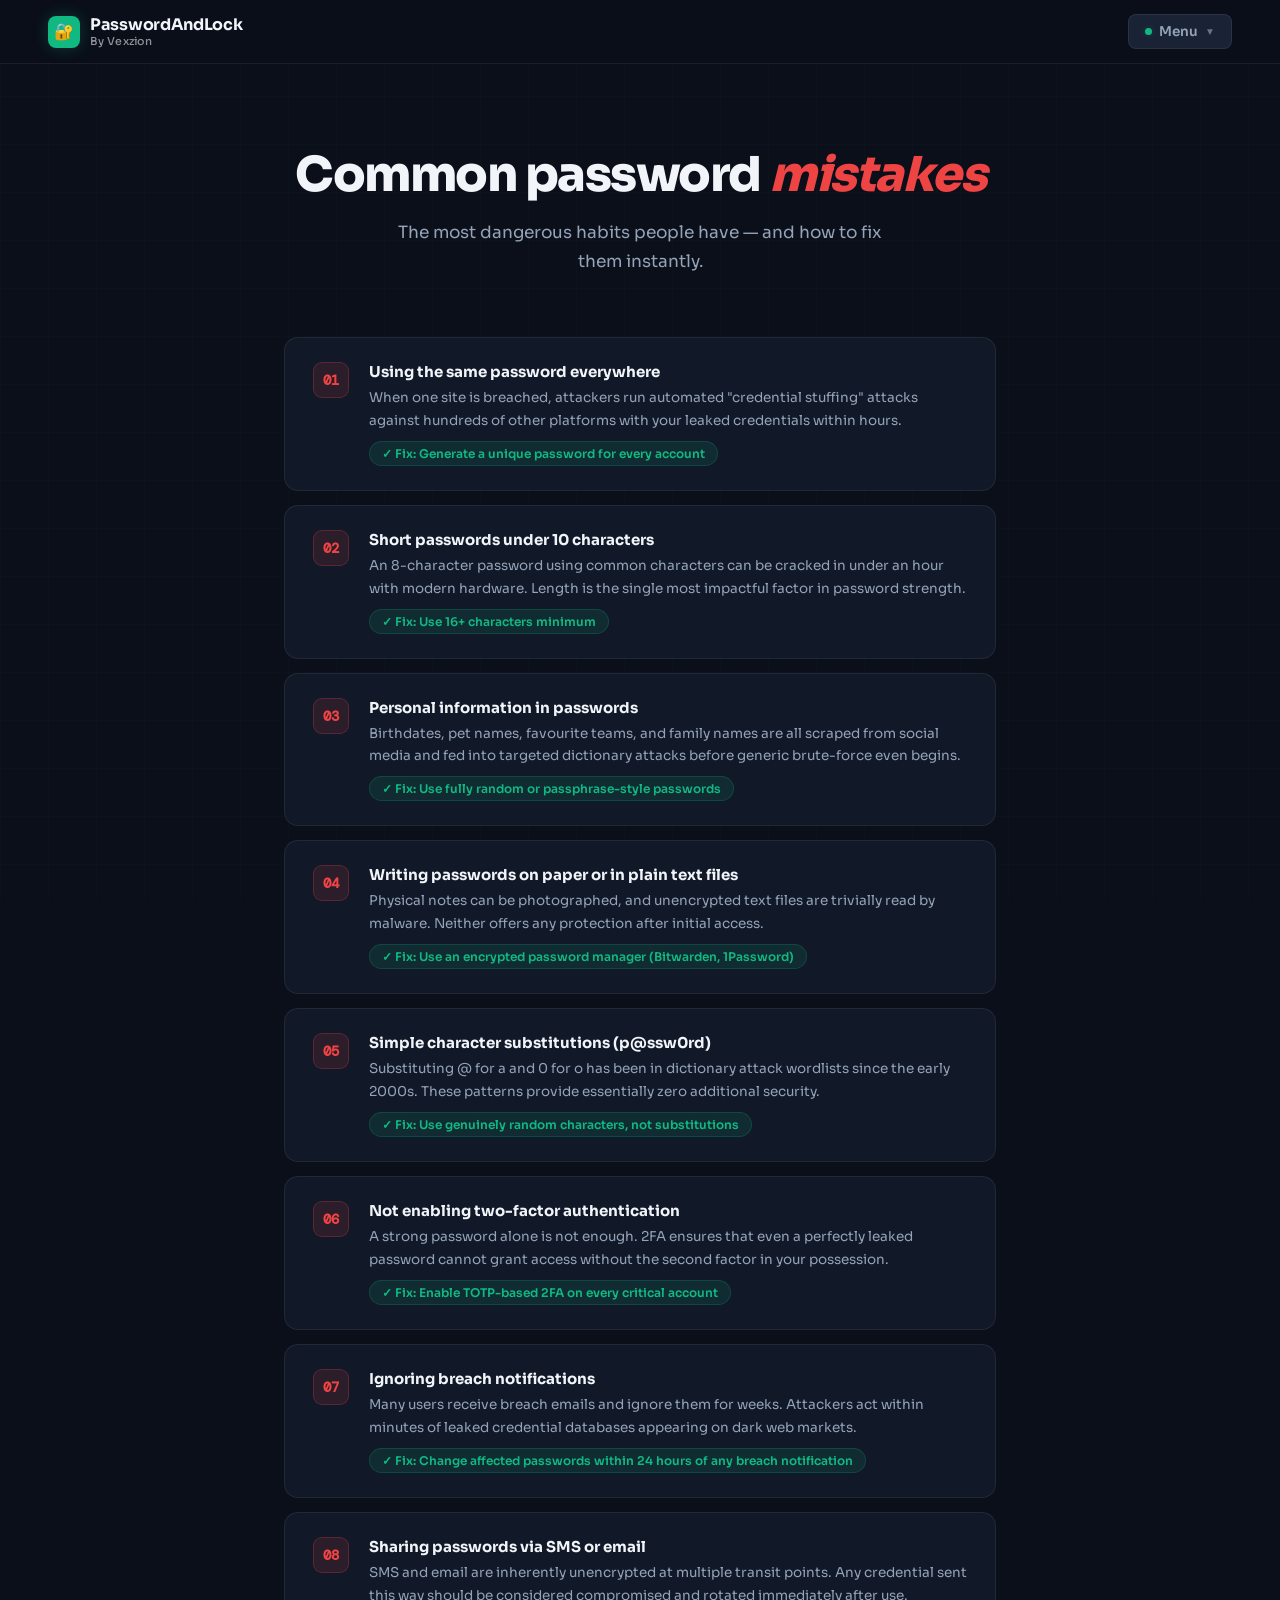
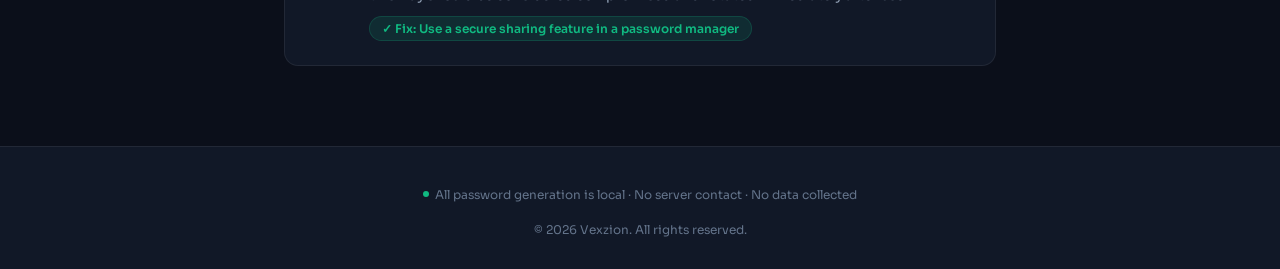
<file: common-mistakes.html>
<!DOCTYPE html>
<html lang="en">
<head>

</script>
<meta charset="UTF-8"><!-- BASIC SEO -->
<title>Vexzion — Secure Password Generator & Online Security Tools</title>
<meta name="description" content="Generate strong, secure passwords instantly with Vexzion. Free privacy-focused password generator and online security tools designed to protect your digital accounts.">
<meta name="keywords" content="password generator, secure password generator, strong password, random password tool, online security tools, cybersecurity tools, password creator">
<meta name="author" content="Vexzion">
<meta name="robots" content="index, follow">
<link rel="canonical" href="https://vexzion.com/">

<!-- MOBILE + PERFORMANCE -->
<meta name="viewport" content="width=device-width, initial-scale=1.0">
<meta name="theme-color" content="#0f172a">

<!-- FAVICON -->
<link rel="icon" type="image/png" href="/favicon.png">

<!-- OPEN GRAPH (FACEBOOK / DISCORD / LINK PREVIEW) -->
<meta property="og:title" content="Vexzion — Secure Password Generator">
<meta property="og:description" content="Create strong passwords instantly with Vexzion. Fast, private, and free security tools for safer online accounts.">
<meta property="og:type" content="website">
<meta property="og:url" content="https://vexzion.com/">
<meta property="og:image" content="https://vexzion.com/preview.png">

<!-- TWITTER SEO -->
<meta name="twitter:card" content="summary_large_image">
<meta name="twitter:title" content="Vexzion — Secure Password Generator">
<meta name="twitter:description" content="Generate secure passwords instantly. Privacy-focused security tools by Vexzion.">
<meta name="twitter:image" content="https://vexzion.com/preview.png">

<!-- GOOGLE VERIFICATION (ADD LATER) -->
<meta name="google-site-verification" content="ADD_CODE_LATER">

<!-- STRUCTURED DATA (VERY IMPORTANT FOR SEO) -->
<script type="application/ld+json">
{
  "@context": "https://schema.org",
  "@type": "WebApplication",
  "name": "Vexzion Password Generator",
  "url": "https://vexzion.com",
  "description": "Free online password generator and cybersecurity tools focused on privacy and strong security.",
  "applicationCategory": "SecurityApplication",
  "operatingSystem": "Any",
  "browserRequirements": "Requires JavaScript",
  "offers": {
    "@type": "Offer",
    "price": "0"
  }
}
</script>
<meta name="viewport" content="width=device-width, initial-scale=1.0">
<title>PasswordAndLock — Enterprise-Grade Password Security</title>
<meta name="description" content="Generate cryptographically secure passwords, PINs, passphrases and more. 100% browser-based, zero data collection, powered by the Web Cryptography API.">
<meta name="robots" content="index, follow">
<meta property="og:title" content="PasswordAndLock — Secure Password Generator">
<meta property="og:description" content="Military-grade password generation. No servers. No logs. No compromises.">
<meta property="og:type" content="website">
<link rel="canonical" href="https://passwordandlock.com/">
<link rel="preconnect" href="https://fonts.googleapis.com">
<link rel="preconnect" href="https://fonts.gstatic.com" crossorigin>
<link href="https://fonts.googleapis.com/css2?family=Sora:wght@300;400;500;600;700;800&family=DM+Mono:wght@400;500&display=swap" rel="stylesheet">
<style>
/* ═══════════════════════════════════════════
   DESIGN TOKENS
═══════════════════════════════════════════ */
:root {
  --bg:        #0b0f1a;
  --surface:   #111827;
  --surface2:  #1a2236;
  --surface3:  #212d43;
  --border:    rgba(255,255,255,0.07);
  --border-h:  rgba(255,255,255,0.14);
  --text:      #f1f5f9;
  --text-2:    #94a3b8;
  --text-3:    #64748b;
  --green:     #10b981;
  --green-d:   #059669;
  --green-dim: rgba(16,185,129,0.12);
  --green-glow:rgba(16,185,129,0.25);
  --amber:     #f59e0b;
  --red:       #ef4444;
  --mono:      'DM Mono', monospace;
  --shadow-sm: 0 1px 3px rgba(0,0,0,0.4);
  --shadow-md: 0 4px 24px rgba(0,0,0,0.5);
  --shadow-lg: 0 12px 48px rgba(0,0,0,0.6);
  --radius:    14px;
  --radius-lg: 20px;
}

/* ═══════════════════════════════════════════
   RESET & BASE
═══════════════════════════════════════════ */
*, *::before, *::after { box-sizing:border-box; margin:0; padding:0; }
html { scroll-behavior:smooth; }
body {
  font-family:'Sora', sans-serif;
  background:var(--bg);
  color:var(--text);
  min-height:100vh;
  transition:background .3s, color .3s;
  overflow-x:hidden;
}
::selection { background:var(--green); color:#000; }

/* ═══════════════════════════════════════════
   GRID BG TEXTURE
═══════════════════════════════════════════ */
body::before {
  content:'';
  position:fixed; inset:0;
  background-image:
    linear-gradient(rgba(16,185,129,0.03) 1px, transparent 1px),
    linear-gradient(90deg, rgba(16,185,129,0.03) 1px, transparent 1px);
  background-size:48px 48px;
  pointer-events:none; z-index:0;
}

/* ═══════════════════════════════════════════
   PAGE WRAPPER
═══════════════════════════════════════════ */
.page { display:none; position:relative; z-index:1; }
.page.active { display:block; }

/* ═══════════════════════════════════════════
   HEADER / NAV
═══════════════════════════════════════════ */
header {
  position:sticky; top:0; z-index:200;
  background:rgba(11,15,26,0.85);
  backdrop-filter:blur(20px);
  -webkit-backdrop-filter:blur(20px);
  border-bottom:1px solid var(--border);
  padding:0 48px;
  height:64px;
  display:flex; align-items:center; justify-content:space-between;
  transition:background .3s;
}
.logo {
  display:flex; align-items:center; gap:10px;
  font-size:17px; font-weight:700; color:var(--text); letter-spacing:-.3px;
}
.logo-mark {
  width:32px; height:32px; background:var(--green);
  border-radius:8px; display:flex; align-items:center; justify-content:center;
  font-size:16px; flex-shrink:0;
  box-shadow:0 0 16px var(--green-glow);
}
nav { display:flex; align-items:center; gap:2px; }
nav a {
  padding:7px 14px; border-radius:8px;
  font-size:13.5px; font-weight:500; color:var(--text-2);
  cursor:pointer; text-decoration:none;
  transition:color .2s, background .2s;
}
nav a:hover { color:var(--text); background:var(--surface2); }
nav a.active { color:var(--green); }

/* ═══════════════════════════════════════════
   DROPDOWN MENU
═══════════════════════════════════════════ */
.dropdown { position:relative; }
.dropdown-trigger {
  display:flex; align-items:center; gap:7px;
  padding:8px 16px; border-radius:8px;
  background:var(--surface2); border:1px solid var(--border);
  color:var(--text-2); font-size:13.5px; font-weight:600;
  cursor:pointer; transition:.2s; user-select:none;
  font-family:'Sora',sans-serif;
}
.dropdown-trigger:hover { border-color:var(--border-h); color:var(--text); }
.dropdown-trigger .dd-arrow {
  font-size:10px; transition:transform .25s; color:var(--text-3);
}
.dropdown.open .dd-arrow { transform:rotate(180deg); }
.dropdown-trigger .dd-dot {
  width:7px; height:7px; border-radius:50%;
  background:var(--green); box-shadow:0 0 6px var(--green-glow);
}
.dropdown-menu {
  position:absolute; top:calc(100% + 10px); right:0;
  background:var(--surface);
  border:1px solid var(--border);
  border-radius:var(--radius); min-width:220px;
  box-shadow:var(--shadow-lg);
  overflow:hidden;
  opacity:0; transform:translateY(-8px) scale(.97);
  pointer-events:none;
  transition:opacity .2s, transform .2s;
  z-index:300;
}
.dropdown.open .dropdown-menu {
  opacity:1; transform:translateY(0) scale(1);
  pointer-events:all;
}
.dd-section-label {
  padding:10px 16px 6px;
  font-size:10.5px; font-weight:700; color:var(--text-3);
  letter-spacing:.8px; text-transform:uppercase;
}
.dd-item {
  display:flex; align-items:center; gap:12px;
  padding:11px 16px; cursor:pointer;
  font-size:13.5px; font-weight:500; color:var(--text-2);
  transition:background .15s, color .15s;
  text-decoration:none;
}
.dd-item:hover { background:var(--surface2); color:var(--text); }
.dd-item.active-page { color:var(--green); }
.dd-item-icon {
  width:28px; height:28px; border-radius:7px;
  background:var(--surface2); display:flex; align-items:center;
  justify-content:center; font-size:13px; flex-shrink:0;
  transition:background .15s;
}
.dd-item:hover .dd-item-icon { background:var(--surface3); }
.dd-divider { height:1px; background:var(--border); margin:4px 0; }

/* ═══════════════════════════════════════════
   HERO
═══════════════════════════════════════════ */
.hero {
  min-height:88vh;
  display:flex; flex-direction:column;
  align-items:center; justify-content:center;
  text-align:center;
  padding:80px 24px 120px;
  position:relative; overflow:hidden;
}
.hero-glow {
  position:absolute; top:-120px; left:50%; transform:translateX(-50%);
  width:700px; height:700px;
  background:radial-gradient(circle, rgba(16,185,129,0.12) 0%, transparent 70%);
  pointer-events:none;
}
.hero-badge {
  display:inline-flex; align-items:center; gap:7px;
  background:var(--green-dim); border:1px solid rgba(16,185,129,0.3);
  border-radius:100px; padding:6px 16px;
  font-size:12px; font-weight:600; color:var(--green);
  letter-spacing:.5px; text-transform:uppercase;
  margin-bottom:32px;
  animation:fadeUp .6s ease both;
}
.hero-badge::before { content:''; width:6px; height:6px; border-radius:50%; background:var(--green); animation:pulse 2s infinite; }
.hero h1 {
  font-size:clamp(38px,6vw,72px);
  font-weight:800; line-height:1.08;
  letter-spacing:-2.5px; color:var(--text);
  max-width:780px; margin-bottom:22px;
  animation:fadeUp .6s .1s ease both;
}
.hero h1 em {
  font-style:normal; color:var(--green);
  position:relative;
}
.hero p {
  font-size:18px; color:var(--text-2); line-height:1.7;
  max-width:520px; margin-bottom:42px; font-weight:400;
  animation:fadeUp .6s .2s ease both;
}
.hero-cta { display:flex; gap:14px; justify-content:center; flex-wrap:wrap; animation:fadeUp .6s .3s ease both; }
.btn-primary {
  background:var(--green); color:#000;
  padding:14px 32px; border-radius:10px;
  font-size:15px; font-weight:700; border:none; cursor:pointer;
  transition:.2s; font-family:'Sora',sans-serif;
  box-shadow:0 0 32px var(--green-glow);
}
.btn-primary:hover { background:var(--green-d); transform:translateY(-2px); box-shadow:0 0 48px var(--green-glow); }
.btn-ghost {
  background:transparent; color:var(--text);
  padding:14px 32px; border-radius:10px;
  font-size:15px; font-weight:600; border:1px solid var(--border-h);
  cursor:pointer; transition:.2s; font-family:'Sora',sans-serif;
}
.btn-ghost:hover { border-color:var(--green); color:var(--green); background:var(--green-dim); }
.hero-stats {
  display:flex; gap:48px; margin-top:72px; justify-content:center; flex-wrap:wrap;
  animation:fadeUp .6s .4s ease both;
}
.hero-stat .num { font-size:32px; font-weight:800; color:var(--text); }
.hero-stat .lbl { font-size:12px; color:var(--text-3); margin-top:4px; font-weight:500; letter-spacing:.3px; }
.hero-divider { width:1px; height:50px; background:var(--border); align-self:center; }

/* ═══════════════════════════════════════════
   GENERATOR PANEL
═══════════════════════════════════════════ */
.gen-wrap {
  max-width:640px; margin:-60px auto 64px;
  padding:0 20px; position:relative; z-index:10;
  animation:fadeUp .5s .5s ease both;
}
.gen-card {
  background:var(--surface);
  border:1px solid var(--border);
  border-radius:var(--radius-lg);
  padding:40px;
  box-shadow:var(--shadow-lg), 0 0 0 1px var(--border), inset 0 1px 0 rgba(255,255,255,0.05);
}
.gen-card h2 {
  font-size:15px; font-weight:600; color:var(--text-2);
  letter-spacing:.5px; text-transform:uppercase; margin-bottom:20px;
}
.output-row { display:flex; gap:10px; align-items:stretch; margin-bottom:18px; }
.output-field {
  flex:1; background:var(--surface2);
  border:1px solid var(--border); border-radius:10px;
  padding:16px 20px; font-family:var(--mono);
  font-size:15px; color:var(--text); outline:none;
  transition:border .2s; text-align:left;
  letter-spacing:.5px; min-width:0;
}
.output-field:focus { border-color:var(--green); }
.output-field::placeholder { color:var(--text-3); font-family:'Sora',sans-serif; letter-spacing:0; font-size:14px; }
.icon-btn {
  width:50px; background:var(--surface2); border:1px solid var(--border);
  border-radius:10px; color:var(--text-2); cursor:pointer;
  font-size:18px; transition:.2s; flex-shrink:0;
  display:flex; align-items:center; justify-content:center;
}
.icon-btn:hover { border-color:var(--green); color:var(--green); background:var(--green-dim); }

/* Strength */
.strength-row { display:flex; align-items:center; gap:12px; margin-bottom:24px; }
.strength-track { flex:1; height:4px; background:var(--surface3); border-radius:4px; overflow:hidden; }
.strength-fill { height:100%; width:0%; border-radius:4px; transition:.35s; }
.strength-label { font-size:12px; font-weight:600; color:var(--text-3); min-width:60px; text-align:right; }

/* Type Tabs */
.type-tabs { display:flex; gap:6px; background:var(--surface2); border-radius:10px; padding:4px; margin-bottom:24px; }
.type-tabs input { display:none; }
.type-tabs label {
  flex:1; text-align:center; padding:9px 6px;
  border-radius:7px; font-size:13px; font-weight:600;
  color:var(--text-3); cursor:pointer;
  transition:.2s; user-select:none;
}
.type-tabs input:checked + label { background:var(--surface); color:var(--green); box-shadow:var(--shadow-sm); }
.type-tabs label:hover { color:var(--text-2); }

/* Options */
.options-grid { display:grid; gap:18px; margin-bottom:24px; }
.opt-row { display:flex; flex-direction:column; gap:8px; }
.opt-label { display:flex; justify-content:space-between; font-size:13px; color:var(--text-2); font-weight:500; }
.opt-label span { color:var(--green); font-weight:700; font-family:var(--mono); }
input[type="range"] {
  width:100%; appearance:none; height:4px;
  background:var(--surface3); border-radius:4px; outline:none; cursor:pointer;
}
input[type="range"]::-webkit-slider-thumb {
  appearance:none; width:18px; height:18px; border-radius:50%;
  background:var(--green); cursor:pointer;
  box-shadow:0 0 8px var(--green-glow);
}
.checks-row { display:flex; gap:10px; flex-wrap:wrap; }
.check-pill {
  display:flex; align-items:center; gap:7px;
  background:var(--surface2); border:1px solid var(--border);
  border-radius:8px; padding:8px 14px; cursor:pointer;
  font-size:13px; font-weight:500; color:var(--text-2);
  transition:.2s; user-select:none;
}
.check-pill input { display:none; }
.check-pill.active { border-color:var(--green); color:var(--green); background:var(--green-dim); }
.check-pill .pill-dot { width:8px; height:8px; border-radius:50%; background:var(--surface3); transition:.2s; flex-shrink:0; }
.check-pill.active .pill-dot { background:var(--green); box-shadow:0 0 6px var(--green-glow); }

/* Action Buttons */
.gen-actions { display:flex; gap:10px; }
.btn-gen {
  flex:1; background:var(--green); color:#000;
  border:none; border-radius:10px; padding:15px;
  font-size:15px; font-weight:700; cursor:pointer;
  font-family:'Sora',sans-serif; transition:.2s;
  letter-spacing:-.2px;
}
.btn-gen:hover { background:var(--green-d); transform:translateY(-1px); box-shadow:0 4px 20px var(--green-glow); }
.btn-edit {
  background:var(--surface2); color:var(--text-2);
  border:1px solid var(--border); border-radius:10px; padding:15px 22px;
  font-size:14px; font-weight:600; cursor:pointer;
  font-family:'Sora',sans-serif; transition:.2s;
}
.btn-edit:hover { border-color:var(--border-h); color:var(--text); }

/* Tip bar */
.tip-bar {
  margin-top:16px; background:var(--green-dim);
  border:1px solid rgba(16,185,129,0.2);
  border-radius:10px; padding:12px 16px;
  font-size:12.5px; color:var(--green);
  font-weight:500; line-height:1.6;
  transition:opacity .4s;
}

/* ═══════════════════════════════════════════
   INLINE HEALTH
═══════════════════════════════════════════ */
.health-panel {
  display:none; margin-top:20px;
  border-top:1px solid var(--border); padding-top:20px;
}
.health-header { display:flex; justify-content:space-between; align-items:center; margin-bottom:12px; }
.health-header span { font-size:13px; font-weight:600; color:var(--text-2); }
.health-score { font-size:13px; font-weight:700; }
.health-bar-track { height:6px; background:var(--surface3); border-radius:6px; overflow:hidden; margin-bottom:14px; }
.health-bar-fill { height:100%; border-radius:6px; transition:.4s; }
.health-checks-grid { display:grid; grid-template-columns:1fr 1fr; gap:6px; }
.hc-item { display:flex; align-items:center; gap:8px; font-size:12px; color:var(--text-3); }
.hc-dot { width:8px; height:8px; border-radius:50%; flex-shrink:0; }
.hc-dot.pass { background:#22c55e; }
.hc-dot.fail { background:#ef4444; opacity:.5; }
.hc-item.pass-item { color:var(--text-2); }

/* ═══════════════════════════════════════════
   SECONDARY PANELS
═══════════════════════════════════════════ */
.panels-wrap { max-width:640px; margin:0 auto 80px; padding:0 20px; display:flex; flex-direction:column; gap:16px; }
.panel {
  background:var(--surface); border:1px solid var(--border);
  border-radius:var(--radius-lg); overflow:hidden;
}
.panel-header {
  padding:20px 28px; display:flex; align-items:center; justify-content:space-between;
  cursor:pointer; border-bottom:1px solid transparent; transition:.2s;
}
.panel-header.open { border-bottom-color:var(--border); }
.panel-header-left { display:flex; align-items:center; gap:12px; }
.panel-icon {
  width:36px; height:36px; border-radius:9px;
  background:var(--green-dim); color:var(--green);
  display:flex; align-items:center; justify-content:center; font-size:16px;
  border:1px solid rgba(16,185,129,0.2);
}
.panel-title { font-size:14px; font-weight:600; color:var(--text); }
.panel-subtitle { font-size:12px; color:var(--text-3); margin-top:2px; }
.panel-chevron { color:var(--text-3); transition:transform .25s; font-size:12px; }
.panel-header.open .panel-chevron { transform:rotate(180deg); }
.panel-body { padding:0; max-height:0; overflow:hidden; transition:max-height .35s ease, padding .2s; }
.panel-body.open { max-height:800px; padding:24px 28px; }

/* Batch */
.batch-controls { display:flex; gap:10px; align-items:center; flex-wrap:wrap; margin-bottom:16px; }
.batch-controls label { font-size:13px; color:var(--text-2); font-weight:500; }
.batch-controls select {
  padding:8px 14px; border-radius:8px;
  background:var(--surface2); border:1px solid var(--border);
  color:var(--text); font-size:13px; cursor:pointer; outline:none;
  font-family:'Sora',sans-serif;
}
.batch-controls select:focus { border-color:var(--green); }
.batch-btn {
  background:var(--green); color:#000; border:none;
  padding:9px 20px; border-radius:8px;
  font-size:13px; font-weight:700; cursor:pointer;
  font-family:'Sora',sans-serif; transition:.2s;
}
.batch-btn:hover { background:var(--green-d); }
.batch-list { list-style:none; display:flex; flex-direction:column; gap:8px; }
.batch-item {
  display:flex; align-items:center; gap:10px;
  background:var(--surface2); border:1px solid var(--border);
  border-radius:10px; padding:12px 16px;
  font-family:var(--mono); font-size:13px; color:var(--text-2);
}
.batch-item span { flex:1; min-width:0; overflow:hidden; text-overflow:ellipsis; white-space:nowrap; }
.batch-item-btn {
  background:transparent; border:1px solid var(--border);
  color:var(--text-3); padding:4px 12px; border-radius:6px;
  font-size:11px; font-weight:600; cursor:pointer;
  font-family:'Sora',sans-serif; transition:.2s; flex-shrink:0;
}
.batch-item-btn:hover { border-color:var(--green); color:var(--green); }
.batch-item-btn.use-btn:hover { background:var(--green); color:#000; border-color:var(--green); }

/* History */
.history-list { list-style:none; display:flex; flex-direction:column; gap:7px; }
.history-item {
  display:flex; align-items:center; gap:10px;
  background:var(--surface2); border:1px solid var(--border);
  border-radius:10px; padding:11px 16px;
  font-family:var(--mono); font-size:13px; color:var(--text-2);
}
.history-item span { flex:1; min-width:0; overflow:hidden; text-overflow:ellipsis; white-space:nowrap; }
.hist-copy-btn {
  background:transparent; border:1px solid var(--border);
  color:var(--text-3); padding:4px 12px; border-radius:6px;
  font-size:11px; font-weight:600; cursor:pointer;
  font-family:'Sora',sans-serif; transition:.2s; flex-shrink:0;
}
.hist-copy-btn:hover { border-color:var(--green); color:var(--green); }
.history-empty { font-size:13px; color:var(--text-3); text-align:center; padding:16px 0; }
.panel-footer-actions { display:flex; gap:8px; margin-top:16px; }
.panel-footer-btn {
  background:var(--surface2); border:1px solid var(--border);
  color:var(--text-2); padding:9px 18px; border-radius:8px;
  font-size:12px; font-weight:600; cursor:pointer;
  font-family:'Sora',sans-serif; transition:.2s;
}
.panel-footer-btn:hover { border-color:var(--border-h); color:var(--text); }
.panel-footer-btn.download { background:var(--green-dim); border-color:rgba(16,185,129,0.3); color:var(--green); }
.panel-footer-btn.download:hover { background:var(--green); color:#000; border-color:var(--green); }

/* ═══════════════════════════════════════════
   ABOUT PAGE
═══════════════════════════════════════════ */
.page-hero {
  text-align:center; padding:80px 24px 60px;
  position:relative;
}
.page-hero h1 { font-size:clamp(28px,5vw,48px); font-weight:800; letter-spacing:-1.5px; margin-bottom:14px; }
.page-hero p { font-size:17px; color:var(--text-2); max-width:500px; margin:0 auto; line-height:1.7; }

.features-grid {
  max-width:1000px; margin:0 auto 80px; padding:0 24px;
  display:grid; grid-template-columns:repeat(auto-fill,minmax(280px,1fr)); gap:16px;
}
.feat-card {
  background:var(--surface); border:1px solid var(--border);
  border-radius:var(--radius); padding:28px;
  transition:border-color .2s, transform .2s;
}
.feat-card:hover { border-color:var(--border-h); transform:translateY(-3px); }
.feat-icon { font-size:28px; margin-bottom:14px; }
.feat-card h3 { font-size:16px; font-weight:700; margin-bottom:8px; color:var(--text); }
.feat-card p { font-size:13.5px; color:var(--text-2); line-height:1.65; }

/* ═══════════════════════════════════════════
   TIPS PAGE
═══════════════════════════════════════════ */
.tips-wrap { max-width:760px; margin:0 auto 80px; padding:0 24px; }
.tip-item {
  display:flex; gap:20px; padding:24px 0;
  border-bottom:1px solid var(--border);
}
.tip-item:last-child { border-bottom:none; }
.tip-num-badge {
  width:40px; height:40px; border-radius:10px;
  background:var(--green-dim); border:1px solid rgba(16,185,129,0.25);
  color:var(--green); font-size:14px; font-weight:800;
  display:flex; align-items:center; justify-content:center; flex-shrink:0;
  font-family:var(--mono);
}
.tip-text h4 { font-size:15px; font-weight:700; margin-bottom:6px; color:var(--text); }
.tip-text p { font-size:14px; color:var(--text-2); line-height:1.7; }

/* ═══════════════════════════════════════════
   FAQ PAGE
═══════════════════════════════════════════ */
.faq-wrap { max-width:760px; margin:0 auto 80px; padding:0 24px; }
.faq-item { border-bottom:1px solid var(--border); }
.faq-q {
  display:flex; justify-content:space-between; align-items:center;
  padding:20px 4px; cursor:pointer;
  font-size:15px; font-weight:600; color:var(--text);
  transition:color .2s; user-select:none; gap:16px;
}
.faq-q:hover { color:var(--green); }
.faq-arrow { color:var(--text-3); font-size:11px; transition:transform .25s; flex-shrink:0; }
.faq-item.open .faq-arrow { transform:rotate(180deg); color:var(--green); }
.faq-item.open .faq-q { color:var(--green); }
.faq-a {
  max-height:0; overflow:hidden;
  transition:max-height .35s ease, padding .2s;
  font-size:14px; color:var(--text-2); line-height:1.75; padding:0 4px;
}
.faq-item.open .faq-a { max-height:250px; padding:0 4px 20px; }
.faq-a code {
  font-family:var(--mono); font-size:12.5px;
  background:var(--surface2); border:1px solid var(--border);
  padding:2px 8px; border-radius:5px; color:var(--green);
}

/* ═══════════════════════════════════════════
   TOS PAGE
═══════════════════════════════════════════ */
.tos-wrap { max-width:760px; margin:0 auto 80px; padding:0 24px; }
.tos-wrap h3 {
  font-size:14px; font-weight:700; color:var(--green);
  text-transform:uppercase; letter-spacing:.6px;
  margin:36px 0 10px; border-left:3px solid var(--green);
  padding-left:14px;
}
.tos-wrap p { font-size:14px; color:var(--text-2); line-height:1.8; margin-bottom:10px; }
.tos-wrap ul { padding-left:20px; margin:8px 0 12px; }
.tos-wrap ul li { font-size:14px; color:var(--text-2); line-height:1.9; }
.tos-date { font-size:13px; color:var(--text-3); text-align:center; margin-bottom:48px; display:block; }

/* ═══════════════════════════════════════════
   TRUST BAR
═══════════════════════════════════════════ */
.trust-bar {
  display:flex; justify-content:center; align-items:center;
  gap:40px; flex-wrap:wrap;
  max-width:900px; margin:0 auto 64px; padding:0 24px;
}
.trust-item {
  display:flex; align-items:center; gap:10px;
  font-size:13px; font-weight:500; color:var(--text-3);
}
.trust-icon { font-size:18px; }

/* ═══════════════════════════════════════════
   STATS STRIP
═══════════════════════════════════════════ */
.stats-strip {
  background:var(--surface); border-top:1px solid var(--border);
  border-bottom:1px solid var(--border);
  padding:28px 24px; margin-bottom:0;
  display:flex; justify-content:center; gap:64px; flex-wrap:wrap;
}
.stat-item { text-align:center; }
.stat-item .s-num { font-size:28px; font-weight:800; color:var(--green); font-family:'Sora',sans-serif; }
.stat-item .s-lbl { font-size:12px; color:var(--text-3); margin-top:4px; font-weight:500; }

/* ═══════════════════════════════════════════
   COMMON MISTAKES PAGE
═══════════════════════════════════════════ */
.mistakes-wrap { max-width:760px; margin:0 auto 80px; padding:0 24px; }
.mistake-card {
  background:var(--surface); border:1px solid var(--border);
  border-radius:var(--radius); padding:24px 28px; margin-bottom:14px;
  display:flex; gap:20px; align-items:flex-start;
  transition:border-color .2s;
}
.mistake-card:hover { border-color:var(--border-h); }
.mistake-num {
  width:36px; height:36px; border-radius:9px;
  background:rgba(239,68,68,0.12); border:1px solid rgba(239,68,68,0.25);
  color:#ef4444; font-size:14px; font-weight:800;
  display:flex; align-items:center; justify-content:center; flex-shrink:0;
  font-family:var(--mono);
}
.mistake-body h4 { font-size:15px; font-weight:700; color:var(--text); margin-bottom:6px; }
.mistake-body p { font-size:13.5px; color:var(--text-2); line-height:1.7; margin:0 0 8px; }
.mistake-fix {
  display:inline-flex; align-items:center; gap:6px;
  font-size:12px; font-weight:600; color:var(--green);
  background:var(--green-dim); border:1px solid rgba(16,185,129,0.2);
  padding:4px 12px; border-radius:20px;
}

/* ═══════════════════════════════════════════
   PRIVACY PAGE
═══════════════════════════════════════════ */
.privacy-wrap { max-width:760px; margin:0 auto 80px; padding:0 24px; }
.privacy-wrap h3 {
  font-size:14px; font-weight:700; color:var(--green);
  text-transform:uppercase; letter-spacing:.6px;
  margin:36px 0 10px; border-left:3px solid var(--green);
  padding-left:14px;
}
.privacy-wrap p { font-size:14px; color:var(--text-2); line-height:1.8; margin-bottom:10px; }
.privacy-wrap ul { padding-left:20px; margin:8px 0 12px; }
.privacy-wrap ul li { font-size:14px; color:var(--text-2); line-height:1.9; }
.privacy-highlight {
  background:var(--green-dim); border:1px solid rgba(16,185,129,0.2);
  border-radius:12px; padding:20px 24px; margin:24px 0;
  font-size:14px; color:var(--green); line-height:1.7; font-weight:500;
}

/* ═══════════════════════════════════════════
   CHANGELOG PAGE
═══════════════════════════════════════════ */
.cl-entry { display:flex; gap:24px; margin-bottom:40px; }
.cl-line { display:flex; flex-direction:column; align-items:center; gap:0; }
.cl-dot {
  width:12px; height:12px; border-radius:50%;
  background:var(--green); flex-shrink:0; margin-top:5px;
  box-shadow:0 0 8px var(--green-glow);
}
.cl-bar { flex:1; width:2px; background:var(--border); margin-top:6px; }
.cl-entry:last-child .cl-bar { display:none; }
.cl-content { flex:1; padding-bottom:8px; }
.cl-version {
  display:inline-flex; align-items:center; gap:8px; margin-bottom:10px;
}
.cl-ver-tag {
  font-size:13px; font-weight:700; color:var(--green);
  font-family:var(--mono);
}
.cl-date { font-size:12px; color:var(--text-3); }
.cl-badge {
  font-size:10px; font-weight:700; padding:2px 8px; border-radius:20px;
  text-transform:uppercase; letter-spacing:.4px;
}
.cl-badge.latest { background:var(--green-dim); color:var(--green); border:1px solid rgba(16,185,129,0.3); }
.cl-badge.stable { background:var(--surface2); color:var(--text-3); border:1px solid var(--border); }
.cl-content h4 { font-size:15px; font-weight:700; color:var(--text); margin-bottom:10px; }
.cl-items { list-style:none; padding:0; display:flex; flex-direction:column; gap:6px; }
.cl-items li {
  font-size:13.5px; color:var(--text-2); display:flex; gap:10px; align-items:flex-start; line-height:1.6;
}
.cl-tag {
  font-size:10px; font-weight:700; padding:2px 7px; border-radius:4px;
  flex-shrink:0; margin-top:2px; text-transform:uppercase; letter-spacing:.3px;
}
.cl-tag.new { background:rgba(16,185,129,0.15); color:var(--green); }
.cl-tag.fix { background:rgba(245,158,11,0.15); color:var(--amber); }
.cl-tag.imp { background:rgba(59,130,246,0.15); color:#60a5fa; }
.cl-tag.sec { background:rgba(239,68,68,0.15); color:#ef4444; }


footer {
  border-top:1px solid var(--border);
  padding:40px 48px 32px;
  display:flex; flex-direction:column; align-items:center; gap:20px;
  background:var(--surface); position:relative; z-index:1;
}
.footer-links { display:flex; gap:24px; flex-wrap:wrap; justify-content:center; }
.footer-links a {
  font-size:13px; font-weight:500; color:var(--text-3);
  cursor:pointer; text-decoration:none; transition:color .2s;
}
.footer-links a:hover { color:var(--green); }
.footer-copy { font-size:12px; color:var(--text-3); }
.footer-trust { display:flex; align-items:center; gap:6px; font-size:12px; color:var(--text-3); }
.footer-trust-dot { width:6px; height:6px; border-radius:50%; background:var(--green); animation:pulse 2s infinite; }

/* ═══════════════════════════════════════════
   TOAST
═══════════════════════════════════════════ */
.toast {
  position:fixed; bottom:28px; right:28px; z-index:999;
  background:var(--surface); border:1px solid var(--border);
  border-radius:12px; padding:14px 20px;
  font-size:13.5px; font-weight:600; color:var(--text);
  box-shadow:var(--shadow-lg);
  display:flex; align-items:center; gap:10px;
  opacity:0; transform:translateY(12px);
  transition:opacity .25s, transform .25s;
  pointer-events:none;
}
.toast.show { opacity:1; transform:translateY(0); }
.toast-dot { width:8px; height:8px; border-radius:50%; flex-shrink:0; }
.toast.success .toast-dot { background:#22c55e; }
.toast.info .toast-dot { background:var(--green); }
.toast.warn .toast-dot { background:var(--amber); }

/* ═══════════════════════════════════════════
   ANIMATIONS
═══════════════════════════════════════════ */
@keyframes fadeUp {
  from { opacity:0; transform:translateY(20px); }
  to   { opacity:1; transform:translateY(0); }
}
@keyframes pulse {
  0%,100% { opacity:1; } 50% { opacity:.4; }
}

/* ═══════════════════════════════════════════
   RESPONSIVE
═══════════════════════════════════════════ */
@media(max-width:768px){
  header { padding:0 20px; }
  nav { display:none; }
  .hero { padding:60px 20px 100px; }
  .hero h1 { letter-spacing:-1.5px; }
  .hero-divider { display:none; }
  .gen-wrap { margin:-40px auto 48px; }
  .gen-card { padding:28px 22px; }
  .hero-stats { gap:28px; }
  .type-tabs { flex-wrap:wrap; }
  .type-tabs label { min-width:80px; }
  .features-grid { grid-template-columns:1fr; }
  footer { padding:32px 20px; }
  .health-checks-grid { grid-template-columns:1fr; }
  .batch-controls { flex-direction:column; align-items:flex-start; }
}
</style>
</head>
<body>

<div class="toast" id="toast"><div class="toast-dot"></div><span id="toast-msg"></span></div>

<!-- ══════════ HEADER ══════════ -->
<header>
  <div class="logo">
    <div class="logo-mark">🔐</div>
    <div>
      <div style="font-size:16px;font-weight:700;line-height:1.2;">PasswordAndLock</div>
      <div style="font-size:11px;font-weight:500;color:rgba(255,255,255,0.55);letter-spacing:.3px;">By Vexzion</div>
    </div>
  </div>
  <div class="dropdown" id="mainDropdown">
    <div class="dropdown-trigger" onclick="toggleDropdown()">
      <div class="dd-dot"></div>
      Menu
      <span class="dd-arrow">▼</span>
    </div>
    <div class="dropdown-menu">
      <div class="dd-section-label">Navigation</div>
      <a class="dd-item" id="dd-home" href="index.html"><div class="dd-item-icon">⚡</div>Generator</a>
      <a class="dd-item" id="dd-about" href="features.html"><div class="dd-item-icon">✦</div>Features</a>
      <div class="dd-divider"></div>
      <div class="dd-section-label">Resources</div>
      <a class="dd-item" id="dd-tips" href="security-tips.html"><div class="dd-item-icon">🛡</div>Security Tips</a>
      <a class="dd-item" id="dd-mistakes" href="common-mistakes.html"><div class="dd-item-icon">⚠️</div>Common Mistakes</a>
      <a class="dd-item" id="dd-faq" href="faq.html"><div class="dd-item-icon">❓</div>FAQ</a>
      <div class="dd-divider"></div>
      <div class="dd-section-label">Legal</div>
      <a class="dd-item" id="dd-privacy" href="privacy.html"><div class="dd-item-icon">🔏</div>Privacy Policy</a>
      <a class="dd-item" id="dd-tos" href="terms.html"><div class="dd-item-icon">📄</div>Terms of Service</a>
    </div>
  </div>
</header>

<!-- ══════════ HOME ══════════ -->
<section id="home" class="page active">

  <div class="hero">
    <div class="hero-glow"></div>
    <div class="hero-badge">Cryptographically Secure · Browser-Native · Zero Data Collection</div>
    <h1>Passwords that keep<br><em>attackers out</em></h1>
    <p>Military-grade password generation powered by your browser's cryptographic engine. No servers. No logs. No compromises.</p>
    <div class="hero-cta">
      <button class="btn-primary" onclick="document.getElementById('gen-section').scrollIntoView({behavior:'smooth'})">Generate a Password</button>
      <a class="btn-ghost" href="features.html" style="display:inline-flex;align-items:center;text-decoration:none;">See All Features</a>
    </div>
    <div class="hero-stats">
      <div class="hero-stat"><div class="num" id="sessionCount">0</div><div class="lbl">Generated This Session</div></div>
      <div class="hero-divider"></div>
      <div class="hero-stat"><div class="num">4</div><div class="lbl">Password Modes</div></div>
      <div class="hero-divider"></div>
      <div class="hero-stat"><div class="num">100%</div><div class="lbl">Client-Side Only</div></div>
    </div>
  </div>

  <!-- Generator -->
  <div class="gen-wrap" id="gen-section">
    <div class="gen-card">
      <h2>Password Generator</h2>

      <div class="output-row">
        <input type="text" class="output-field" id="output" placeholder="Click generate to create a secure password" readonly>
        <button class="icon-btn" id="copyButton" onclick="copyToClipboard()" title="Copy">⧉</button>
      </div>

      <div class="strength-row">
        <div class="strength-track"><div class="strength-fill" id="strengthFill"></div></div>
        <div class="strength-label" id="strengthText">—</div>
      </div>

      <!-- Health -->
      <div class="health-panel" id="healthPanel">
        <div class="health-header">
          <span>Password Health</span>
          <span class="health-score" id="healthScore"></span>
        </div>
        <div class="health-bar-track"><div class="health-bar-fill" id="healthBar"></div></div>
        <div class="health-checks-grid" id="healthChecks"></div>
        <div style="height:20px;"></div>
        <div style="width:100%; height:1px; background:var(--border);"></div>
        <div style="height:20px;"></div>
      </div>

      <!-- Type Selector -->
      <div class="type-tabs">
        <input type="radio" name="type" id="tPass" value="password"><label for="tPass">Password</label>
        <input type="radio" name="type" id="tPin" value="pin"><label for="tPin">PIN</label>
        <input type="radio" name="type" id="tMem" value="memorable"><label for="tMem">Memorable</label>
        <input type="radio" name="type" id="tPhrase" value="passphrase"><label for="tPhrase">Passphrase</label>
      </div>

      <!-- Options -->
      <div class="options-grid">
        <div class="opt-row">
          <div class="opt-label">Length <span id="lenVal">12</span></div>
          <input type="range" id="lenSlider" min="4" max="32" value="12">
        </div>
        <div class="opt-row">
          <div class="opt-label" style="margin-bottom:4px;">Character Sets</div>
          <div class="checks-row">
            <label class="check-pill active" id="pillLetters"><input type="checkbox" id="letters" checked><div class="pill-dot"></div>Letters</label>
            <label class="check-pill active" id="pillNumbers"><input type="checkbox" id="numbers" checked><div class="pill-dot"></div>Numbers</label>
            <label class="check-pill active" id="pillSymbols"><input type="checkbox" id="symbols" checked><div class="pill-dot"></div>Symbols</label>
          </div>
        </div>
      </div>

      <div class="gen-actions">
        <button class="btn-gen" onclick="generateSelected()">Generate Password</button>
        <button class="btn-edit" onclick="editGenerated()">Edit</button>
      </div>

      <div class="tip-bar" id="tipBar"></div>
    </div>
  </div>

  <!-- Collapsible Panels -->
  <div class="panels-wrap">

    <!-- Batch -->
    <div class="panel">
      <div class="panel-header" onclick="togglePanel(this)">
        <div class="panel-header-left">
          <div class="panel-icon">⚡</div>
          <div>
            <div class="panel-title">Batch Generator</div>
            <div class="panel-subtitle">Generate multiple at once</div>
          </div>
        </div>
        <span class="panel-chevron">▼</span>
      </div>
      <div class="panel-body">
        <div class="batch-controls">
          <label>Count:</label>
          <select id="batchCount">
            <option value="3">3 passwords</option>
            <option value="5" selected>5 passwords</option>
            <option value="10">10 passwords</option>
          </select>
          <button class="batch-btn" onclick="generateBatch()">Generate</button>
        </div>
        <ul class="batch-list" id="batchList"></ul>
      </div>
    </div>

    <!-- History -->
    <div class="panel">
      <div class="panel-header" onclick="togglePanel(this)">
        <div class="panel-header-left">
          <div class="panel-icon">🕓</div>
          <div>
            <div class="panel-title">Session History</div>
            <div class="panel-subtitle">Last 10 generated passwords</div>
          </div>
        </div>
        <span class="panel-chevron">▼</span>
      </div>
      <div class="panel-body">
        <ul class="history-list" id="historyList">
          <li class="history-empty">No passwords generated yet.</li>
        </ul>
        <div class="panel-footer-actions">
          <button class="panel-footer-btn" onclick="clearHistory()">Clear</button>
          <button class="panel-footer-btn download" onclick="downloadHistory()">↓ Export .txt</button>
        </div>
      </div>
    </div>

  </div>

  <!-- Trust Bar -->
  <div class="trust-bar" style="margin-top:48px;">
    <div class="trust-item"><span class="trust-icon">🔒</span> No server-side processing</div>
    <div class="trust-item"><span class="trust-icon">🧬</span> CSPRNG randomness</div>
    <div class="trust-item"><span class="trust-icon">🚫</span> Zero data collection</div>
    <div class="trust-item"><span class="trust-icon">🌐</span> Works offline</div>
    <div class="trust-item"><span class="trust-icon">⚡</span> Instant generation</div>
  </div>

  <!-- Stats Strip -->
  <div class="stats-strip">
    <div class="stat-item"><div class="s-num">256-bit</div><div class="s-lbl">Entropy Source</div></div>
    <div class="stat-item"><div class="s-num">200+</div><div class="s-lbl">Words in Passphrase Bank</div></div>
    <div class="stat-item"><div class="s-num">10</div><div class="s-lbl">Batch Passwords at Once</div></div>
    <div class="stat-item"><div class="s-num">8</div><div class="s-lbl">Health Check Criteria</div></div>
  </div>

</section>
<section id="about" class="page">
  <div class="page-hero">
    <h1>Built for <em style="color:var(--green)">real security</em></h1>
    <p>Every feature was designed with one goal: giving you passwords that actually protect you.</p>
  </div>
  <div class="features-grid">
    <div class="feat-card"><div class="feat-icon">🔑</div><h3>Cryptographic Randomness</h3><p>Uses <code style="font-family:var(--mono);font-size:12px;background:var(--surface2);padding:1px 6px;border-radius:4px;color:var(--green)">window.crypto.getRandomValues()</code> — the same API used by browsers for TLS. No predictable patterns.</p></div>
    <div class="feat-card"><div class="feat-icon">🚫</div><h3>Zero Server Contact</h3><p>Your passwords never leave your device. No APIs, no logs, no telemetry. What you generate stays with you.</p></div>
    <div class="feat-card"><div class="feat-icon">🔤</div><h3>Four Password Modes</h3><p>Standard passwords, numeric PINs, memorable word-based combinations, and secure passphrases — for every use case.</p></div>
    <div class="feat-card"><div class="feat-icon">🩺</div><h3>8-Point Health Analysis</h3><p>Instant analysis across length, character variety, pattern detection, and repetition — displayed with every generation.</p></div>
    <div class="feat-card"><div class="feat-icon">⚡</div><h3>Batch Generation</h3><p>Generate up to 10 passwords simultaneously. Compare and select the best fit with a single click.</p></div>
    <div class="feat-card"><div class="feat-icon">📂</div><h3>Session History & Export</h3><p>Review your last 10 generated passwords. Export the full session as a plain-text file for secure offline storage.</p></div>
    
    <div class="feat-card"><div class="feat-icon">📱</div><h3>Fully Responsive</h3><p>Works flawlessly on desktop, tablet, and mobile. No installs, no accounts, no friction.</p></div>
    <div class="feat-card"><div class="feat-icon">✏️</div><h3>Editable Output</h3><p>Generated a good password but want to tweak it? Unlock and edit — the strength meter updates live as you type.</p></div>
  </div>
</section>

<!-- ══════════ TIPS ══════════ -->
<section id="tips" class="page">
  <div class="page-hero">
    <h1>Security <em style="color:var(--green)">best practices</em></h1>
    <p>Ten habits that separate secure accounts from compromised ones.</p>
  </div>
  <div class="tips-wrap">
    <div class="tip-item"><div class="tip-num-badge">01</div><div class="tip-text"><h4>Never reuse passwords</h4><p>A single breach can cascade across every account sharing that password. Each account deserves a unique credential.</p></div></div>
    <div class="tip-item"><div class="tip-num-badge">02</div><div class="tip-text"><h4>Use a password manager</h4><p>Bitwarden, 1Password, and Dashlane let you maintain hundreds of unique passwords without memorizing a single one.</p></div></div>
    <div class="tip-item"><div class="tip-num-badge">03</div><div class="tip-text"><h4>Enable two-factor authentication</h4><p>2FA ensures that even a leaked password cannot grant access without a second factor only you possess.</p></div></div>
    <div class="tip-item"><div class="tip-num-badge">04</div><div class="tip-text"><h4>Longer passwords are exponentially stronger</h4><p>Moving from 8 to 16 characters doesn't double security — it raises the difficulty by trillions of iterations.</p></div></div>
    <div class="tip-item"><div class="tip-num-badge">05</div><div class="tip-text"><h4>Never include personal information</h4><p>Names, birthdays, and pet names are the first entries in any dictionary attack. Avoid all predictable associations.</p></div></div>
    <div class="tip-item"><div class="tip-num-badge">06</div><div class="tip-text"><h4>Monitor breach databases</h4><p>HaveIBeenPwned.com indexes billions of compromised credentials. Check your accounts regularly and rotate on hits.</p></div></div>
    <div class="tip-item"><div class="tip-num-badge">07</div><div class="tip-text"><h4>Recognize phishing attempts</h4><p>Legitimate organizations never request credentials via email, SMS, or unsolicited links. Verify URLs before entering any password.</p></div></div>
    <div class="tip-item"><div class="tip-num-badge">08</div><div class="tip-text"><h4>Segment your email identities</h4><p>Using a dedicated email for sensitive accounts limits exposure when lower-priority accounts are compromised.</p></div></div>
    <div class="tip-item"><div class="tip-num-badge">09</div><div class="tip-text"><h4>Always log out on shared devices</h4><p>Session tokens can persist after browser close on some configurations. Always explicit logout on public machines.</p></div></div>
    <div class="tip-item"><div class="tip-num-badge">10</div><div class="tip-text"><h4>Keep software updated</h4><p>Unpatched systems are the most common attack vector. OS and browser updates close vulnerabilities that no password can defend against.</p></div></div>
  </div>
</section>

<!-- ══════════ FAQ ══════════ -->
<section id="faq" class="page">
  <div class="page-hero">
    <h1>Frequently asked <em style="color:var(--green)">questions</em></h1>
    <p>Everything you need to know about how PasswordAndLock works.</p>
  </div>
  <div class="faq-wrap">
    <div class="faq-item"><div class="faq-q" onclick="toggleFaq(this)">Are my passwords stored anywhere?<span class="faq-arrow">▼</span></div><div class="faq-a">No. PasswordAndLock runs entirely within your browser. Nothing is transmitted to any server, logged, or persisted beyond your session. Closing the tab erases everything.</div></div>
    <div class="faq-item"><div class="faq-q" onclick="toggleFaq(this)">How is randomness generated?<span class="faq-arrow">▼</span></div><div class="faq-a">We use <code>window.crypto.getRandomValues()</code> — the browser's cryptographically secure pseudorandom number generator (CSPRNG). This is the same engine browsers use for TLS, not the predictable <code>Math.random()</code>.</div></div>
    <div class="faq-item"><div class="faq-q" onclick="toggleFaq(this)">What is the difference between the four modes?<span class="faq-arrow">▼</span></div><div class="faq-a">Password generates a random character mix. PIN generates digits only. Memorable combines dictionary words into something pronounceable. Passphrase generates a word sequence separated by a character — high entropy with human readability.</div></div>
    <div class="faq-item"><div class="faq-q" onclick="toggleFaq(this)">What password length should I use?<span class="faq-arrow">▼</span></div><div class="faq-a">16+ characters for standard accounts. 20+ for email, banking, and password manager master passwords. PINs follow the service's own constraints, typically 4–8 digits.</div></div>
    <div class="faq-item"><div class="faq-q" onclick="toggleFaq(this)">What does the health checker evaluate?<span class="faq-arrow">▼</span></div><div class="faq-a">Eight criteria: minimum 8 characters, minimum 12 characters, uppercase presence, lowercase presence, digit presence, symbol presence, absence of common patterns (123, qwerty, password), and absence of character repetition (aaa).</div></div>
    <div class="faq-item"><div class="faq-q" onclick="toggleFaq(this)">Can I edit a generated password?<span class="faq-arrow">▼</span></div><div class="faq-a">Yes. Click Edit to unlock the output field. The strength meter and health panel update in real time as you type, so you can see the impact of any change immediately.</div></div>
    <div class="faq-item"><div class="faq-q" onclick="toggleFaq(this)">What is the Batch Generator?<span class="faq-arrow">▼</span></div><div class="faq-a">It generates 3, 5, or 10 passwords simultaneously using your current settings. Each result can be copied or loaded into the main field with one click.</div></div>
    <div class="faq-item"><div class="faq-q" onclick="toggleFaq(this)">Is PasswordAndLock free?<span class="faq-arrow">▼</span></div><div class="faq-a">Completely free. No account, no subscription, no ads, no limits. Every feature is available to everyone.</div></div>
  </div>
</section>

<!-- ══════════ TOS ══════════ -->
<section id="tos" class="page">
  <div class="page-hero">
    <h1>Terms of <em style="color:var(--green)">Service</em></h1>
  </div>
  <div class="tos-wrap">
    <span class="tos-date">Effective Date: March 22, 2026</span>
    <p>Welcome to <strong>PasswordAndLock</strong> ("Company," "we," "our," or "us"). These Terms of Service ("Terms") govern your access to and use of our password generator website (the "Service"). By using the Service, you agree to be bound by these Terms.</p>
    <h3>1. Eligibility</h3><p>The Service is intended only for individuals 13 years of age or older. By using it, you confirm you meet this requirement and have the legal capacity to agree to these Terms. Users under 13 are not permitted to use the Service.</p>
    <h3>2. Description of Service</h3><p>PasswordAndLock provides a browser-based tool that generates secure passwords for informational and personal use. We do not guarantee immunity from unauthorized access or cyber threats.</p>
    <h3>3. User Responsibilities</h3><p>You agree to take sole responsibility for how you use generated passwords, to refrain from illegal or harmful activities, not to attempt to exploit or reverse-engineer the Service, and to securely store any passwords you generate.</p>
    <h3>4. No Storage of Passwords</h3><p>All password generation occurs locally in your browser. Passwords are never stored, saved, or transmitted to our servers. You acknowledge no system is completely secure.</p>
    <h3>5. Disclaimer of Warranties</h3><p>The Service is provided "as is" and "as available." We make no warranties regarding fitness for purpose, reliability, availability, or the security strength of generated passwords. Use is at your own risk.</p>
    <h3>6. Limitation of Liability</h3><p>To the fullest extent permitted by law, we are not liable for hacked accounts, data breaches, or security failures from using generated passwords, nor for indirect, incidental, or consequential damages including loss of data, loss of profits, or unauthorized account access.</p>
    <h3>7. Intellectual Property</h3><p>All content on the Service — design, code, branding, and features — is owned by PasswordAndLock and protected under applicable laws. You may not copy, modify, distribute, or recreate any part without permission.</p>
    <h3>8. Acceptable Use</h3><p>You may not use the Service for hacking, phishing, or illegal activity; to gain unauthorized system access; or to deploy bots or scrapers. Violations may result in access restrictions or legal action.</p>
    <h3>9. Third-Party Services</h3><p>The Service may rely on third-party hosting. We are not responsible for third-party outages, security vulnerabilities, or external service practices.</p>
    <h3>10. Privacy</h3><p>We aim to collect minimal or no personal data. Basic analytics or hosting-related data may be collected automatically. Your use of the Service is also subject to our Privacy Policy.</p>
    <h3>11. Termination</h3><p>We may suspend or terminate access at any time, including for Terms violations, without prior notice.</p>
    <h3>12. Changes to Terms</h3><p>We may update these Terms at any time to reflect legal requirements, feature updates, or security improvements. Updated Terms are posted with a revised Effective Date.</p>
    <h3>13. Governing Law</h3><p>These Terms are governed by the laws of the United States without regard to conflict of law principles.</p>
    <h3>14. Indemnification</h3><p>You agree to defend and hold harmless PasswordAndLock and its owners from any claims, damages, or liabilities arising from your use, violations of these Terms, or misuse of generated passwords.</p>
    <h3>15. Entire Agreement</h3><p>These Terms constitute the entire agreement between you and PasswordAndLock regarding the Service and supersede any prior agreements.</p>
  </div>
</section>

<!-- ══════════ COMMON MISTAKES ══════════ -->
<section id="mistakes" class="page">
  <div class="page-hero">
    <h1>Common password <em style="color:#ef4444">mistakes</em></h1>
    <p>The most dangerous habits people have — and how to fix them instantly.</p>
  </div>
  <div class="mistakes-wrap">
    <div class="mistake-card"><div class="mistake-num">01</div><div class="mistake-body"><h4>Using the same password everywhere</h4><p>When one site is breached, attackers run automated "credential stuffing" attacks against hundreds of other platforms with your leaked credentials within hours.</p><span class="mistake-fix">✓ Fix: Generate a unique password for every account</span></div></div>
    <div class="mistake-card"><div class="mistake-num">02</div><div class="mistake-body"><h4>Short passwords under 10 characters</h4><p>An 8-character password using common characters can be cracked in under an hour with modern hardware. Length is the single most impactful factor in password strength.</p><span class="mistake-fix">✓ Fix: Use 16+ characters minimum</span></div></div>
    <div class="mistake-card"><div class="mistake-num">03</div><div class="mistake-body"><h4>Personal information in passwords</h4><p>Birthdates, pet names, favourite teams, and family names are all scraped from social media and fed into targeted dictionary attacks before generic brute-force even begins.</p><span class="mistake-fix">✓ Fix: Use fully random or passphrase-style passwords</span></div></div>
    <div class="mistake-card"><div class="mistake-num">04</div><div class="mistake-body"><h4>Writing passwords on paper or in plain text files</h4><p>Physical notes can be photographed, and unencrypted text files are trivially read by malware. Neither offers any protection after initial access.</p><span class="mistake-fix">✓ Fix: Use an encrypted password manager (Bitwarden, 1Password)</span></div></div>
    <div class="mistake-card"><div class="mistake-num">05</div><div class="mistake-body"><h4>Simple character substitutions (p@ssw0rd)</h4><p>Substituting @ for a and 0 for o has been in dictionary attack wordlists since the early 2000s. These patterns provide essentially zero additional security.</p><span class="mistake-fix">✓ Fix: Use genuinely random characters, not substitutions</span></div></div>
    <div class="mistake-card"><div class="mistake-num">06</div><div class="mistake-body"><h4>Not enabling two-factor authentication</h4><p>A strong password alone is not enough. 2FA ensures that even a perfectly leaked password cannot grant access without the second factor in your possession.</p><span class="mistake-fix">✓ Fix: Enable TOTP-based 2FA on every critical account</span></div></div>
    <div class="mistake-card"><div class="mistake-num">07</div><div class="mistake-body"><h4>Ignoring breach notifications</h4><p>Many users receive breach emails and ignore them for weeks. Attackers act within minutes of leaked credential databases appearing on dark web markets.</p><span class="mistake-fix">✓ Fix: Change affected passwords within 24 hours of any breach notification</span></div></div>
    <div class="mistake-card"><div class="mistake-num">08</div><div class="mistake-body"><h4>Sharing passwords via SMS or email</h4><p>SMS and email are inherently unencrypted at multiple transit points. Any credential sent this way should be considered compromised and rotated immediately after use.</p><span class="mistake-fix">✓ Fix: Use a secure sharing feature in a password manager</span></div></div>
  </div>
</section>

<!-- ══════════ PRIVACY ══════════ -->
<section id="privacy" class="page">
  <div class="page-hero">
    <h1>Privacy <em style="color:var(--green)">Policy</em></h1>
  </div>
  <div class="tos-wrap">
    <span class="tos-date">Effective Date: March 23, 2026</span>

    <h3 style="margin-top:48px;">What We Collect</h3>
    <p>We do not collect personal information such as names, email addresses, account credentials, or generated passwords.</p>
    <p>However, limited technical data (such as anonymized IP address, browser type, and page visit information) may be automatically collected by third-party analytics services to help us understand general website usage and improve performance. This data is not used to identify individual users.</p>

    <h3>Password Generation</h3>
    <p>All password generation occurs entirely within your browser using the Web Cryptography API (<code style="font-family:'DM Mono',monospace;font-size:12.5px;background:var(--surface2);padding:2px 8px;border-radius:5px;color:var(--green)">window.crypto.getRandomValues()</code>). No password data is transmitted to our servers or any third-party service.</p>

    <h3>Session Data</h3>
    <p>Temporary session information (such as generated password history within the session) exists only in your browser's memory. This data is automatically erased when the page is refreshed or the browser tab is closed. We do not store password data in <code style="font-family:'DM Mono',monospace;font-size:12.5px;background:var(--surface2);padding:2px 8px;border-radius:5px;color:var(--green)">localStorage</code>, <code style="font-family:'DM Mono',monospace;font-size:12.5px;background:var(--surface2);padding:2px 8px;border-radius:5px;color:var(--green)">sessionStorage</code>, or any server database.</p>

    <h3>Cookies and Local Storage</h3>
    <p>We do not use tracking cookies. A single <code style="font-family:'DM Mono',monospace;font-size:12.5px;background:var(--surface2);padding:2px 8px;border-radius:5px;color:var(--green)">localStorage</code> entry (<code style="font-family:'DM Mono',monospace;font-size:12.5px;background:var(--surface2);padding:2px 8px;border-radius:5px;color:var(--green)">pal-theme</code>) is stored only to remember your theme preference. This does not contain personal data.</p>

    <h3>Analytics</h3>
    <p>We use Google Analytics to understand general website usage and improve performance. Google Analytics may collect information such as:</p>
    <ul>
      <li>IP address (anonymized where applicable)</li>
      <li>Browser type and device information</li>
      <li>Pages visited and session duration</li>
      <li>Approximate geographic region</li>
    </ul>
    <p>This analytics data is used only for aggregate insights and is not linked to password generation or personal identity. No generated passwords or sensitive inputs are tracked.</p>

    <h3>Third-Party Services</h3>
    <p>This Service loads Sora and DM Mono fonts via Google Fonts. When fonts are requested, Google may log your IP address as part of standard content delivery operations.</p>
    <p>For more information, see: <a href="https://policies.google.com/privacy" target="_blank" style="color:var(--green);text-decoration:none;">https://policies.google.com/privacy</a></p>

    <h3>Data Retention</h3>
    <p>We do not maintain user accounts or personal data. Analytics data is retained according to Google Analytics default retention settings.</p>

    <h3>Children's Privacy</h3>
    <p>This Service is not directed toward children under 13. We do not knowingly collect personal information from children.</p>

    <h3>Changes to This Policy</h3>
    <p>We may update this Privacy Policy periodically. The updated version will be posted on this page with a revised effective date.</p>

    <h3>Contact</h3>
    <p>For privacy-related questions, contact Vexzion through the official website or associated community channels.</p>

    <p style="margin-top:36px;font-size:12px;color:var(--text-3);">Last updated: March 23, 2026</p>
  </div>
</section>

<!-- ══════════ CHANGELOG ══════════ -->


<footer>
  <div class="footer-trust"><div class="footer-trust-dot"></div>All password generation is local · No server contact · No data collected</div>
  <div class="footer-copy">© 2026 Vexzion. All rights reserved.</div>
</footer>

<script>
/* ═══ State ═══ */
const output    = document.getElementById('output');
const slider    = document.getElementById('lenSlider');
const lenVal    = document.getElementById('lenVal');
const strFill   = document.getElementById('strengthFill');
const strText   = document.getElementById('strengthText');
let history_arr = [], sessionCnt = 0;

const words = ["dog","cat","lion","tiger","bear","wolf","fox","eagle","hawk","fish","shark","whale","dolphin","bee","ant","butterfly","spider","horse","cow","pig","sheep","goat","chicken","duck","owl","rabbit","deer","mouse","rat","snake","frog","crocodile","elephant","giraffe","zebra","monkey","ape","kangaroo","koala","panda","turtle","penguin","seal","otter","beaver","swan","crow","sparrow","parrot","falcon","lemon","orange","apple","banana","grape","cherry","peach","melon","kiwi","lime","mango","pear","pineapple","plum","strawberry","raspberry","blueberry","watermelon","bread","milk","cheese","butter","egg","yogurt","honey","rice","pasta","noodle","pizza","burger","sushi","steak","beef","pork","carrot","potato","tomato","onion","pepper","garlic","cucumber","spinach","lettuce","broccoli","corn","bean","pea","mushroom","cabbage","zucchini","pumpkin","squash","ocean","river","mountain","hill","valley","forest","tree","flower","grass","sky","cloud","rain","snow","wind","storm","lightning","sun","moon","star","shadow","fire","ice","rock","stone","sand","shell","crystal","diamond","pearl","gold","silver","bronze","iron","steel","glass","book","pen","pencil","paper","notebook","desk","chair","computer","keyboard","screen","phone","tablet","camera","clock","watch","bag","shoes","hat","coat","shirt","pants","sock","belt","jacket","umbrella","door","window","road","bridge","house","castle","car","bike","boat","plane","train","bus","ball","bat","game","song","music","dance","paint","draw","write","poem","story","dream","spark","ember","leaf","branch","root","seed","fruit","dragon","phoenix","unicorn","thunder","echo","whisper"];


/* ═══ Slider ═══ */
slider.oninput = () => lenVal.textContent = slider.value;

/* ═══ Checkboxes ═══ */
['Letters','Numbers','Symbols'].forEach(name => {
  const pill = document.getElementById('pill'+name);
  const cb   = document.getElementById(name.toLowerCase());
  cb.addEventListener('change', () => pill.classList.toggle('active', cb.checked));
});

/* ═══ Toast ═══ */
let toastTimer;
function showToast(msg, type='success'){
  const t = document.getElementById('toast');
  document.getElementById('toast-msg').textContent = msg;
  t.className = 'toast ' + type + ' show';
  clearTimeout(toastTimer);
  toastTimer = setTimeout(() => t.classList.remove('show'), 2600);
}

/* ═══ Dropdown ═══ */
function toggleDropdown(){
  document.getElementById('mainDropdown').classList.toggle('open');
}
/* ═══ URL routing map ═══ */
const routes = {
  'home':     '/index.html',
  'about':    '/features.html',
  'tips':     '/security-tips.html',
  'faq':      '/faq.html',
  'tos':      '/terms.html',
  'privacy':  '/privacy.html',
  'mistakes': '/common-mistakes.html',
};
const reverseRoutes = Object.fromEntries(Object.entries(routes).map(([k,v])=>[v,k]));

function getPageFromPath(path){
  return reverseRoutes[path] || reverseRoutes[path.replace(/\/$/,'')] || 'home';
}

function ddNav(page){
  document.getElementById('mainDropdown').classList.remove('open');
  showPage(page);
  document.querySelectorAll('.dd-item').forEach(i => i.classList.remove('active-page'));
  const el = document.getElementById('dd-'+page);
  if(el) el.classList.add('active-page');
}
// Close dropdown when clicking outside
document.addEventListener('click', e => {
  const dd = document.getElementById('mainDropdown');
  if(dd && !dd.contains(e.target)) dd.classList.remove('open');
});

/* ═══ Navigation ═══ */
function showPage(id, pushHistory=true){
  document.querySelectorAll('.page').forEach(p => p.classList.remove('active'));
  document.querySelectorAll('nav a').forEach(a => a.classList.remove('active'));
  document.getElementById(id).classList.add('active');
  const n = document.getElementById('nav-'+id);
  if(n) n.classList.add('active');
  // Update dd active state
  document.querySelectorAll('.dd-item').forEach(i => i.classList.remove('active-page'));
  const ddEl = document.getElementById('dd-'+id);
  if(ddEl) ddEl.classList.add('active-page');
  // Update URL
  const url = routes[id] || '/';
  if(pushHistory) window.history.pushState({page:id}, '', url);
  // Update page title
  const titles = {
    home:     'PasswordAndLock — Secure Password Generator',
    about:    'Features — PasswordAndLock',
    tips:     'Security Tips — PasswordAndLock',
    faq:      'FAQ — PasswordAndLock',
    tos:      'Terms of Service — PasswordAndLock',
    privacy:  'Privacy Policy — PasswordAndLock',
    mistakes: 'Common Mistakes — PasswordAndLock',
  };
  document.title = titles[id] || 'PasswordAndLock';
  window.scrollTo({top:0, behavior:'smooth'});
}

// Handle browser back/forward
window.addEventListener('popstate', e => {
  const page = e.state?.page || getPageFromPath(window.location.pathname);
  showPage(page, false);
});

/* ═══ Crypto random ═══ */
function rand(max){
  const buf = new Uint32Array(1);
  const limit = 2**32 - (2**32 % max);
  let v; do { window.crypto.getRandomValues(buf); v = buf[0]; } while(v >= limit);
  return v % max;
}

/* ═══ Build password ═══ */
function buildPassword(type, length){
  const ul = document.getElementById('letters').checked;
  const un = document.getElementById('numbers').checked;
  const us = document.getElementById('symbols').checked;
  let pass = '';
  if(type === 'password'){
    let chars = '';
    if(ul) chars += 'ABCDEFGHIJKLMNOPQRSTUVWXYZabcdefghijklmnopqrstuvwxyz';
    if(un) chars += '0123456789';
    if(us) chars += '!@#$%^&*()_+-={}[]';
    if(!chars) return null;
    for(let i=0;i<length;i++) pass += chars[rand(chars.length)];
  } else if(type === 'pin'){
    for(let i=0;i<length;i++) pass += rand(10);
  } else if(type === 'memorable'){
    while(pass.length < length){
      const wc = rand(2)+2;
      for(let i=0;i<wc;i++) pass += words[rand(words.length)];
      let chars = '';
      if(ul) chars += 'ABCDEFGHIJKLMNOPQRSTUVWXYZabcdefghijklmnopqrstuvwxyz';
      if(un) chars += '0123456789';
      if(us) chars += '!@#$%^&*()_+-={}[]';
      if(chars) pass += chars[rand(chars.length)];
    }
    pass = pass.substring(0, length);
  } else if(type === 'passphrase'){
    const sep = us ? ['-','_','.','@','+'][rand(5)] : '-';
    const wc  = Math.max(3, Math.min(8, Math.floor(length/4)));
    const chosen = []; for(let i=0;i<wc;i++) chosen.push(words[rand(words.length)]);
    pass = chosen.join(sep);
    if(un) pass += sep + (rand(9000)+1000);
    pass = pass.substring(0, length > pass.length ? pass.length : length);
  }
  return pass;
}

/* ═══ Generate ═══ */
function generateSelected(){
  const sel = document.querySelector('input[name="type"]:checked');
  if(!sel){ showToast('Select a password type first', 'warn'); return; }
  const pass = buildPassword(sel.value, parseInt(slider.value));
  if(!pass){ showToast('Select at least one character set', 'warn'); return; }
  output.value = pass; output.readOnly = true;
  updateStrength(pass); checkHealth(pass); addToHistory(pass);
  sessionCnt++; document.getElementById('sessionCount').textContent = sessionCnt;
  document.getElementById('gen-section').scrollIntoView({behavior:'smooth'});
}

function editGenerated(){ output.readOnly = false; output.focus(); }

/* ═══ Batch ═══ */
function generateBatch(){
  const sel = document.querySelector('input[name="type"]:checked');
  if(!sel){ showToast('Select a password type first','warn'); return; }
  const count = parseInt(document.getElementById('batchCount').value);
  const len   = parseInt(slider.value);
  const list  = document.getElementById('batchList');
  let html = '';
  for(let i=0;i<count;i++){
    const pw = buildPassword(sel.value, len) || '';
    const safe = pw.replace(/\\/g,'\\\\').replace(/'/g,"\\'");
    const display = pw.length>38 ? pw.substring(0,38)+'…' : pw;
    html += `<li class="batch-item"><span title="${pw}">${display}</span><button class="batch-item-btn" onclick="copyText('${safe}')">Copy</button><button class="batch-item-btn use-btn" onclick="usePw('${safe}')">Use</button></li>`;
  }
  list.innerHTML = html;
}

function usePw(pw){
  output.value = pw; output.readOnly = true;
  updateStrength(pw); checkHealth(pw); addToHistory(pw);
  sessionCnt++; document.getElementById('sessionCount').textContent = sessionCnt;
  document.getElementById('gen-section').scrollIntoView({behavior:'smooth'});
  showToast('Password loaded');
}

/* ═══ Strength ═══ */
function updateStrength(pw){
  let s=0;
  if(pw.length>=8)s++; if(pw.length>=12)s++;
  if(/[A-Z]/.test(pw))s++; if(/[a-z]/.test(pw))s++;
  if(/[0-9]/.test(pw))s++; if(/[^A-Za-z0-9]/.test(pw))s++;
  const pct = Math.round(s/6*100);
  strFill.style.width = pct+'%';
  if(s<=2){ strFill.style.background='#ef4444'; strText.textContent='Weak'; strText.style.color='#ef4444'; }
  else if(s<=4){ strFill.style.background='#f59e0b'; strText.textContent='Moderate'; strText.style.color='#f59e0b'; }
  else{ strFill.style.background='#10b981'; strText.textContent='Strong'; strText.style.color='#10b981'; }
}

/* ═══ Health ═══ */
function checkHealth(pw){
  const panel = document.getElementById('healthPanel');
  if(!pw){ panel.style.display='none'; return; }
  panel.style.display='block';
  const criteria=[
    {l:'8+ characters', p:pw.length>=8},
    {l:'12+ characters', p:pw.length>=12},
    {l:'Uppercase', p:/[A-Z]/.test(pw)},
    {l:'Lowercase', p:/[a-z]/.test(pw)},
    {l:'Numbers', p:/[0-9]/.test(pw)},
    {l:'Symbols', p:/[^A-Za-z0-9]/.test(pw)},
    {l:'No common patterns', p:!/123|abc|qwerty|password|111|000/i.test(pw)},
    {l:'No repeats', p:!/(.)(\1{2,})/.test(pw)},
  ];
  const pct = Math.round(criteria.filter(c=>c.p).length/criteria.length*100);
  const bar = document.getElementById('healthBar');
  bar.style.width = pct+'%';
  let col='#ef4444', lbl='Poor';
  if(pct>=80){ col='#10b981'; lbl='Excellent'; }
  else if(pct>=60){ col='#f59e0b'; lbl='Fair'; }
  bar.style.background = col;
  document.getElementById('healthScore').textContent = lbl+' · '+pct+'%';
  document.getElementById('healthScore').style.color = col;
  document.getElementById('healthChecks').innerHTML = criteria.map(c=>`
    <div class="hc-item${c.p?' pass-item':''}">
      <div class="hc-dot ${c.p?'pass':'fail'}"></div>${c.l}
    </div>`).join('');
}

/* ═══ Copy ═══ */
function copyToClipboard(){
  if(!output.value) return;
  navigator.clipboard.writeText(output.value).then(()=>showToast('Copied to clipboard'));
}
function copyText(pw){ navigator.clipboard.writeText(pw).then(()=>showToast('Copied')); }
function copyHistoryItem(pw){ navigator.clipboard.writeText(pw).then(()=>showToast('Copied')); }

/* ═══ History ═══ */
function addToHistory(pw){
  history_arr.unshift(pw);
  if(history_arr.length>10) history_arr.pop();
  renderHistory();
}
function renderHistory(){
  const l = document.getElementById('historyList');
  if(!history_arr.length){ l.innerHTML='<li class="history-empty">No passwords generated yet.</li>'; return; }
  l.innerHTML = history_arr.map(pw=>`
    <li class="history-item">
      <span title="${pw}">${pw.length>36?pw.substring(0,36)+'…':pw}</span>
      <button class="hist-copy-btn" onclick="copyHistoryItem('${pw.replace(/'/g,"\\'")}')">Copy</button>
    </li>`).join('');
}
function clearHistory(){ history_arr=[]; renderHistory(); showToast('History cleared','info'); }
function downloadHistory(){
  if(!history_arr.length){ showToast('Nothing to export','warn'); return; }
  const blob = new Blob([history_arr.join('\n')],{type:'text/plain'});
  const a = document.createElement('a');
  const url = URL.createObjectURL(blob);
  a.href=url; a.download='passwordandlock-export.txt'; a.click();
  URL.revokeObjectURL(url);
  showToast('Exported successfully');
}

/* ═══ Panels ═══ */
function togglePanel(header){
  const body = header.nextElementSibling;
  header.classList.toggle('open');
  body.classList.toggle('open');
}

/* ═══ FAQ ═══ */
function toggleFaq(qEl){
  const item = qEl.parentElement;
  const wasOpen = item.classList.contains('open');
  document.querySelectorAll('.faq-item').forEach(i=>i.classList.remove('open'));
  if(!wasOpen) item.classList.add('open');
}

/* ═══ Rotating tips ═══ */
const tips = [
  '16-character passwords take billions of years to crack by brute force.',
  'Use a unique password for every account — credential stuffing is automated.',
  'Enable two-factor authentication on every account that supports it.',
  'Passphrases combine strong entropy with human memorability.',
  'A password manager is the single highest-impact security upgrade you can make.',
  'Symbols and mixed case multiply the search space exponentially.',
  'Change passwords immediately after any suspected account compromise.',
  'Your password generator never contacts any external server.',
];
let tipIdx = 0;
function rotateTip(){
  const el = document.getElementById('tipBar');
  if(el){ el.textContent = '💡  '+tips[tipIdx%tips.length]; tipIdx++; }
}
rotateTip(); setInterval(rotateTip, 7000);

/* ═══ Live edit ═══ */
output.addEventListener('input', ()=>{ updateStrength(output.value); checkHealth(output.value); });

// Load correct page from URL on initial visit
(function(){
  const page = getPageFromPath(window.location.pathname);
  window.history.replaceState({page}, '', routes[page] || '/');
  showPage(page, false);
})();

</script>
</body>
</html>
</file>
<file: assets/styles/main.css>
/* ═══════════════════════════════════════════
   DESIGN TOKENS
═══════════════════════════════════════════ */
:root {
  --bg:        #0b0f1a;
  --surface:   #111827;
  --surface2:  #1a2236;
  --surface3:  #212d43;
  --border:    rgba(255,255,255,0.07);
  --border-h:  rgba(255,255,255,0.14);
  --text:      #f1f5f9;
  --text-2:    #94a3b8;
  --text-3:    #64748b;
  --green:     #10b981;
  --green-d:   #059669;
  --green-dim: rgba(16,185,129,0.12);
  --green-glow:rgba(16,185,129,0.25);
  --amber:     #f59e0b;
  --red:       #ef4444;
  --mono:      'DM Mono', monospace;
  --shadow-sm: 0 1px 3px rgba(0,0,0,0.4);
  --shadow-md: 0 4px 24px rgba(0,0,0,0.5);
  --shadow-lg: 0 12px 48px rgba(0,0,0,0.6);
  --radius:    14px;
  --radius-lg: 20px;
}

/* ═══════════════════════════════════════════
   RESET & BASE
═══════════════════════════════════════════ */
*, *::before, *::after { box-sizing:border-box; margin:0; padding:0; }
html { scroll-behavior:smooth; }
body {
  font-family:'Sora', sans-serif;
  background:var(--bg);
  color:var(--text);
  min-height:100vh;
  transition:background .3s, color .3s;
  overflow-x:hidden;
}
::selection { background:var(--green); color:#000; }

/* ═══════════════════════════════════════════
   GRID BG TEXTURE
═══════════════════════════════════════════ */
body::before {
  content:'';
  position:fixed; inset:0;
  background-image:
    linear-gradient(rgba(16,185,129,0.03) 1px, transparent 1px),
    linear-gradient(90deg, rgba(16,185,129,0.03) 1px, transparent 1px);
  background-size:48px 48px;
  pointer-events:none; z-index:0;
}

/* ═══════════════════════════════════════════
   PAGE WRAPPER
═══════════════════════════════════════════ */
.page { display:none; position:relative; z-index:1; }
.page.active { display:block; }

/* ═══════════════════════════════════════════
   HEADER / NAV
═══════════════════════════════════════════ */
header {
  position:sticky; top:0; z-index:200;
  background:rgba(11,15,26,0.85);
  backdrop-filter:blur(20px);
  -webkit-backdrop-filter:blur(20px);
  border-bottom:1px solid var(--border);
  padding:0 48px;
  height:64px;
  display:flex; align-items:center; justify-content:space-between;
  transition:background .3s;
}
.logo {
  display:flex; align-items:center; gap:10px;
  font-size:17px; font-weight:700; color:var(--text); letter-spacing:-.3px;
}
.logo-mark {
  width:32px; height:32px; background:var(--green);
  border-radius:8px; display:flex; align-items:center; justify-content:center;
  font-size:16px; flex-shrink:0;
  box-shadow:0 0 16px var(--green-glow);
}
nav { display:flex; align-items:center; gap:2px; }
nav a {
  padding:7px 14px; border-radius:8px;
  font-size:13.5px; font-weight:500; color:var(--text-2);
  cursor:pointer; text-decoration:none;
  transition:color .2s, background .2s;
}
nav a:hover { color:var(--text); background:var(--surface2); }
nav a.active { color:var(--green); }

/* ═══════════════════════════════════════════
   DROPDOWN MENU
═══════════════════════════════════════════ */
.dropdown { position:relative; }
.dropdown-trigger {
  display:flex; align-items:center; gap:7px;
  padding:8px 16px; border-radius:8px;
  background:var(--surface2); border:1px solid var(--border);
  color:var(--text-2); font-size:13.5px; font-weight:600;
  cursor:pointer; transition:.2s; user-select:none;
  font-family:'Sora',sans-serif;
}
.dropdown-trigger:hover { border-color:var(--border-h); color:var(--text); }
.dropdown-trigger .dd-arrow {
  font-size:10px; transition:transform .25s; color:var(--text-3);
}
.dropdown.open .dd-arrow { transform:rotate(180deg); }
.dropdown-trigger .dd-dot {
  width:7px; height:7px; border-radius:50%;
  background:var(--green); box-shadow:0 0 6px var(--green-glow);
}
.dropdown-menu {
  position:absolute; top:calc(100% + 10px); right:0;
  background:var(--surface);
  border:1px solid var(--border);
  border-radius:var(--radius); min-width:220px;
  box-shadow:var(--shadow-lg);
  overflow:hidden;
  opacity:0; transform:translateY(-8px) scale(.97);
  pointer-events:none;
  transition:opacity .2s, transform .2s;
  z-index:300;
}
.dropdown.open .dropdown-menu {
  opacity:1; transform:translateY(0) scale(1);
  pointer-events:all;
}
.dd-section-label {
  padding:10px 16px 6px;
  font-size:10.5px; font-weight:700; color:var(--text-3);
  letter-spacing:.8px; text-transform:uppercase;
}
.dd-item {
  display:flex; align-items:center; gap:12px;
  padding:11px 16px; cursor:pointer;
  font-size:13.5px; font-weight:500; color:var(--text-2);
  transition:background .15s, color .15s;
  text-decoration:none;
}
.dd-item:hover { background:var(--surface2); color:var(--text); }
.dd-item.active-page { color:var(--green); }
.dd-item-icon {
  width:28px; height:28px; border-radius:7px;
  background:var(--surface2); display:flex; align-items:center;
  justify-content:center; font-size:13px; flex-shrink:0;
  transition:background .15s;
}
.dd-item:hover .dd-item-icon { background:var(--surface3); }
.dd-divider { height:1px; background:var(--border); margin:4px 0; }

/* ═══════════════════════════════════════════
   HERO
═══════════════════════════════════════════ */
.hero {
  min-height:88vh;
  display:flex; flex-direction:column;
  align-items:center; justify-content:center;
  text-align:center;
  padding:80px 24px 120px;
  position:relative; overflow:hidden;
}
.hero-glow {
  position:absolute; top:-120px; left:50%; transform:translateX(-50%);
  width:700px; height:700px;
  background:radial-gradient(circle, rgba(16,185,129,0.12) 0%, transparent 70%);
  pointer-events:none;
}
.hero-badge {
  display:inline-flex; align-items:center; gap:7px;
  background:var(--green-dim); border:1px solid rgba(16,185,129,0.3);
  border-radius:100px; padding:6px 16px;
  font-size:12px; font-weight:600; color:var(--green);
  letter-spacing:.5px; text-transform:uppercase;
  margin-bottom:32px;
  animation:fadeUp .6s ease both;
}
.hero-badge::before { content:''; width:6px; height:6px; border-radius:50%; background:var(--green); animation:pulse 2s infinite; }
.hero h1 {
  font-size:clamp(38px,6vw,72px);
  font-weight:800; line-height:1.08;
  letter-spacing:-2.5px; color:var(--text);
  max-width:780px; margin-bottom:22px;
  animation:fadeUp .6s .1s ease both;
}
.hero h1 em {
  font-style:normal; color:var(--green);
  position:relative;
}
.hero p {
  font-size:18px; color:var(--text-2); line-height:1.7;
  max-width:520px; margin-bottom:42px; font-weight:400;
  animation:fadeUp .6s .2s ease both;
}
.hero-cta { display:flex; gap:14px; justify-content:center; flex-wrap:wrap; animation:fadeUp .6s .3s ease both; }
.btn-primary {
  background:var(--green); color:#000;
  padding:14px 32px; border-radius:10px;
  font-size:15px; font-weight:700; border:none; cursor:pointer;
  transition:.2s; font-family:'Sora',sans-serif;
  box-shadow:0 0 32px var(--green-glow);
}
.btn-primary:hover { background:var(--green-d); transform:translateY(-2px); box-shadow:0 0 48px var(--green-glow); }
.btn-ghost {
  background:transparent; color:var(--text);
  padding:14px 32px; border-radius:10px;
  font-size:15px; font-weight:600; border:1px solid var(--border-h);
  cursor:pointer; transition:.2s; font-family:'Sora',sans-serif;
}
.btn-ghost:hover { border-color:var(--green); color:var(--green); background:var(--green-dim); }
.hero-stats {
  display:flex; gap:48px; margin-top:72px; justify-content:center; flex-wrap:wrap;
  animation:fadeUp .6s .4s ease both;
}
.hero-stat .num { font-size:32px; font-weight:800; color:var(--text); }
.hero-stat .lbl { font-size:12px; color:var(--text-3); margin-top:4px; font-weight:500; letter-spacing:.3px; }
.hero-divider { width:1px; height:50px; background:var(--border); align-self:center; }

/* ═══════════════════════════════════════════
   GENERATOR PANEL
═══════════════════════════════════════════ */
.gen-wrap {
  max-width:640px; margin:-60px auto 64px;
  padding:0 20px; position:relative; z-index:10;
  animation:fadeUp .5s .5s ease both;
}
.gen-card {
  background:var(--surface);
  border:1px solid var(--border);
  border-radius:var(--radius-lg);
  padding:40px;
  box-shadow:var(--shadow-lg), 0 0 0 1px var(--border), inset 0 1px 0 rgba(255,255,255,0.05);
}
.gen-card h2 {
  font-size:15px; font-weight:600; color:var(--text-2);
  letter-spacing:.5px; text-transform:uppercase; margin-bottom:20px;
}
.output-row { display:flex; gap:10px; align-items:stretch; margin-bottom:18px; }
.output-field {
  flex:1; background:var(--surface2);
  border:1px solid var(--border); border-radius:10px;
  padding:16px 20px; font-family:var(--mono);
  font-size:15px; color:var(--text); outline:none;
  transition:border .2s; text-align:left;
  letter-spacing:.5px; min-width:0;
}
.output-field:focus { border-color:var(--green); }
.output-field::placeholder { color:var(--text-3); font-family:'Sora',sans-serif; letter-spacing:0; font-size:14px; }
.icon-btn {
  width:50px; background:var(--surface2); border:1px solid var(--border);
  border-radius:10px; color:var(--text-2); cursor:pointer;
  font-size:18px; transition:.2s; flex-shrink:0;
  display:flex; align-items:center; justify-content:center;
}
.icon-btn:hover { border-color:var(--green); color:var(--green); background:var(--green-dim); }

/* Strength */
.strength-row { display:flex; align-items:center; gap:12px; margin-bottom:24px; }
.strength-track { flex:1; height:4px; background:var(--surface3); border-radius:4px; overflow:hidden; }
.strength-fill { height:100%; width:0%; border-radius:4px; transition:.35s; }
.strength-label { font-size:12px; font-weight:600; color:var(--text-3); min-width:60px; text-align:right; }

/* Type Tabs */
.type-tabs { display:flex; gap:6px; background:var(--surface2); border-radius:10px; padding:4px; margin-bottom:24px; }
.type-tabs input { display:none; }
.type-tabs label {
  flex:1; text-align:center; padding:9px 6px;
  border-radius:7px; font-size:13px; font-weight:600;
  color:var(--text-3); cursor:pointer;
  transition:.2s; user-select:none;
}
.type-tabs input:checked + label { background:var(--surface); color:var(--green); box-shadow:var(--shadow-sm); }
.type-tabs label:hover { color:var(--text-2); }

/* Options */
.options-grid { display:grid; gap:18px; margin-bottom:24px; }
.opt-row { display:flex; flex-direction:column; gap:8px; }
.opt-label { display:flex; justify-content:space-between; font-size:13px; color:var(--text-2); font-weight:500; }
.opt-label span { color:var(--green); font-weight:700; font-family:var(--mono); }
input[type="range"] {
  width:100%; appearance:none; height:4px;
  background:var(--surface3); border-radius:4px; outline:none; cursor:pointer;
}
input[type="range"]::-webkit-slider-thumb {
  appearance:none; width:18px; height:18px; border-radius:50%;
  background:var(--green); cursor:pointer;
  box-shadow:0 0 8px var(--green-glow);
}
.checks-row { display:flex; gap:10px; flex-wrap:wrap; }
.check-pill {
  display:flex; align-items:center; gap:7px;
  background:var(--surface2); border:1px solid var(--border);
  border-radius:8px; padding:8px 14px; cursor:pointer;
  font-size:13px; font-weight:500; color:var(--text-2);
  transition:.2s; user-select:none;
}
.check-pill input { display:none; }
.check-pill.active { border-color:var(--green); color:var(--green); background:var(--green-dim); }
.check-pill .pill-dot { width:8px; height:8px; border-radius:50%; background:var(--surface3); transition:.2s; flex-shrink:0; }
.check-pill.active .pill-dot { background:var(--green); box-shadow:0 0 6px var(--green-glow); }

/* Action Buttons */
.gen-actions { display:flex; gap:10px; }
.btn-gen {
  flex:1; background:var(--green); color:#000;
  border:none; border-radius:10px; padding:15px;
  font-size:15px; font-weight:700; cursor:pointer;
  font-family:'Sora',sans-serif; transition:.2s;
  letter-spacing:-.2px;
}
.btn-gen:hover { background:var(--green-d); transform:translateY(-1px); box-shadow:0 4px 20px var(--green-glow); }
.btn-edit {
  background:var(--surface2); color:var(--text-2);
  border:1px solid var(--border); border-radius:10px; padding:15px 22px;
  font-size:14px; font-weight:600; cursor:pointer;
  font-family:'Sora',sans-serif; transition:.2s;
}
.btn-edit:hover { border-color:var(--border-h); color:var(--text); }

/* Tip bar */
.tip-bar {
  margin-top:16px; background:var(--green-dim);
  border:1px solid rgba(16,185,129,0.2);
  border-radius:10px; padding:12px 16px;
  font-size:12.5px; color:var(--green);
  font-weight:500; line-height:1.6;
  transition:opacity .4s;
}

/* ═══════════════════════════════════════════
   INLINE HEALTH
═══════════════════════════════════════════ */
.health-panel {
  display:none; margin-top:20px;
  border-top:1px solid var(--border); padding-top:20px;
}
.health-header { display:flex; justify-content:space-between; align-items:center; margin-bottom:12px; }
.health-header span { font-size:13px; font-weight:600; color:var(--text-2); }
.health-score { font-size:13px; font-weight:700; }
.health-bar-track { height:6px; background:var(--surface3); border-radius:6px; overflow:hidden; margin-bottom:14px; }
.health-bar-fill { height:100%; border-radius:6px; transition:.4s; }
.health-checks-grid { display:grid; grid-template-columns:1fr 1fr; gap:6px; }
.hc-item { display:flex; align-items:center; gap:8px; font-size:12px; color:var(--text-3); }
.hc-dot { width:8px; height:8px; border-radius:50%; flex-shrink:0; }
.hc-dot.pass { background:#22c55e; }
.hc-dot.fail { background:#ef4444; opacity:.5; }
.hc-item.pass-item { color:var(--text-2); }

/* ═══════════════════════════════════════════
   SECONDARY PANELS
═══════════════════════════════════════════ */
.panels-wrap { max-width:640px; margin:0 auto 80px; padding:0 20px; display:flex; flex-direction:column; gap:16px; }
.panel {
  background:var(--surface); border:1px solid var(--border);
  border-radius:var(--radius-lg); overflow:hidden;
}
.panel-header {
  padding:20px 28px; display:flex; align-items:center; justify-content:space-between;
  cursor:pointer; border-bottom:1px solid transparent; transition:.2s;
}
.panel-header.open { border-bottom-color:var(--border); }
.panel-header-left { display:flex; align-items:center; gap:12px; }
.panel-icon {
  width:36px; height:36px; border-radius:9px;
  background:var(--green-dim); color:var(--green);
  display:flex; align-items:center; justify-content:center; font-size:16px;
  border:1px solid rgba(16,185,129,0.2);
}
.panel-title { font-size:14px; font-weight:600; color:var(--text); }
.panel-subtitle { font-size:12px; color:var(--text-3); margin-top:2px; }
.panel-chevron { color:var(--text-3); transition:transform .25s; font-size:12px; }
.panel-header.open .panel-chevron { transform:rotate(180deg); }
.panel-body { padding:0; max-height:0; overflow:hidden; transition:max-height .35s ease, padding .2s; }
.panel-body.open { max-height:800px; padding:24px 28px; }

/* Batch */
.batch-controls { display:flex; gap:10px; align-items:center; flex-wrap:wrap; margin-bottom:16px; }
.batch-controls label { font-size:13px; color:var(--text-2); font-weight:500; }
.batch-controls select {
  padding:8px 14px; border-radius:8px;
  background:var(--surface2); border:1px solid var(--border);
  color:var(--text); font-size:13px; cursor:pointer; outline:none;
  font-family:'Sora',sans-serif;
}
.batch-controls select:focus { border-color:var(--green); }
.batch-btn {
  background:var(--green); color:#000; border:none;
  padding:9px 20px; border-radius:8px;
  font-size:13px; font-weight:700; cursor:pointer;
  font-family:'Sora',sans-serif; transition:.2s;
}
.batch-btn:hover { background:var(--green-d); }
.batch-list { list-style:none; display:flex; flex-direction:column; gap:8px; }
.batch-item {
  display:flex; align-items:center; gap:10px;
  background:var(--surface2); border:1px solid var(--border);
  border-radius:10px; padding:12px 16px;
  font-family:var(--mono); font-size:13px; color:var(--text-2);
}
.batch-item span { flex:1; min-width:0; overflow:hidden; text-overflow:ellipsis; white-space:nowrap; }
.batch-item-btn {
  background:transparent; border:1px solid var(--border);
  color:var(--text-3); padding:4px 12px; border-radius:6px;
  font-size:11px; font-weight:600; cursor:pointer;
  font-family:'Sora',sans-serif; transition:.2s; flex-shrink:0;
}
.batch-item-btn:hover { border-color:var(--green); color:var(--green); }
.batch-item-btn.use-btn:hover { background:var(--green); color:#000; border-color:var(--green); }

/* History */
.history-list { list-style:none; display:flex; flex-direction:column; gap:7px; }
.history-item {
  display:flex; align-items:center; gap:10px;
  background:var(--surface2); border:1px solid var(--border);
  border-radius:10px; padding:11px 16px;
  font-family:var(--mono); font-size:13px; color:var(--text-2);
}
.history-item span { flex:1; min-width:0; overflow:hidden; text-overflow:ellipsis; white-space:nowrap; }
.hist-copy-btn {
  background:transparent; border:1px solid var(--border);
  color:var(--text-3); padding:4px 12px; border-radius:6px;
  font-size:11px; font-weight:600; cursor:pointer;
  font-family:'Sora',sans-serif; transition:.2s; flex-shrink:0;
}
.hist-copy-btn:hover { border-color:var(--green); color:var(--green); }
.history-empty { font-size:13px; color:var(--text-3); text-align:center; padding:16px 0; }
.panel-footer-actions { display:flex; gap:8px; margin-top:16px; }
.panel-footer-btn {
  background:var(--surface2); border:1px solid var(--border);
  color:var(--text-2); padding:9px 18px; border-radius:8px;
  font-size:12px; font-weight:600; cursor:pointer;
  font-family:'Sora',sans-serif; transition:.2s;
}
.panel-footer-btn:hover { border-color:var(--border-h); color:var(--text); }
.panel-footer-btn.download { background:var(--green-dim); border-color:rgba(16,185,129,0.3); color:var(--green); }
.panel-footer-btn.download:hover { background:var(--green); color:#000; border-color:var(--green); }

/* ═══════════════════════════════════════════
   ABOUT PAGE
═══════════════════════════════════════════ */
.page-hero {
  text-align:center; padding:80px 24px 60px;
  position:relative;
}
.page-hero h1 { font-size:clamp(28px,5vw,48px); font-weight:800; letter-spacing:-1.5px; margin-bottom:14px; }
.page-hero p { font-size:17px; color:var(--text-2); max-width:500px; margin:0 auto; line-height:1.7; }

.features-grid {
  max-width:1000px; margin:0 auto 80px; padding:0 24px;
  display:grid; grid-template-columns:repeat(auto-fill,minmax(280px,1fr)); gap:16px;
}
.feat-card {
  background:var(--surface); border:1px solid var(--border);
  border-radius:var(--radius); padding:28px;
  transition:border-color .2s, transform .2s;
}
.feat-card:hover { border-color:var(--border-h); transform:translateY(-3px); }
.feat-icon { font-size:28px; margin-bottom:14px; }
.feat-card h3 { font-size:16px; font-weight:700; margin-bottom:8px; color:var(--text); }
.feat-card p { font-size:13.5px; color:var(--text-2); line-height:1.65; }

/* ═══════════════════════════════════════════
   TIPS PAGE
═══════════════════════════════════════════ */
.tips-wrap { max-width:760px; margin:0 auto 80px; padding:0 24px; }
.tip-item {
  display:flex; gap:20px; padding:24px 0;
  border-bottom:1px solid var(--border);
}
.tip-item:last-child { border-bottom:none; }
.tip-num-badge {
  width:40px; height:40px; border-radius:10px;
  background:var(--green-dim); border:1px solid rgba(16,185,129,0.25);
  color:var(--green); font-size:14px; font-weight:800;
  display:flex; align-items:center; justify-content:center; flex-shrink:0;
  font-family:var(--mono);
}
.tip-text h4 { font-size:15px; font-weight:700; margin-bottom:6px; color:var(--text); }
.tip-text p { font-size:14px; color:var(--text-2); line-height:1.7; }

/* ═══════════════════════════════════════════
   FAQ PAGE
═══════════════════════════════════════════ */
.faq-wrap { max-width:760px; margin:0 auto 80px; padding:0 24px; }
.faq-item { border-bottom:1px solid var(--border); }
.faq-q {
  display:flex; justify-content:space-between; align-items:center;
  padding:20px 4px; cursor:pointer;
  font-size:15px; font-weight:600; color:var(--text);
  transition:color .2s; user-select:none; gap:16px;
}
.faq-q:hover { color:var(--green); }
.faq-arrow { color:var(--text-3); font-size:11px; transition:transform .25s; flex-shrink:0; }
.faq-item.open .faq-arrow { transform:rotate(180deg); color:var(--green); }
.faq-item.open .faq-q { color:var(--green); }
.faq-a {
  max-height:0; overflow:hidden;
  transition:max-height .35s ease, padding .2s;
  font-size:14px; color:var(--text-2); line-height:1.75; padding:0 4px;
}
.faq-item.open .faq-a { max-height:250px; padding:0 4px 20px; }
.faq-a code {
  font-family:var(--mono); font-size:12.5px;
  background:var(--surface2); border:1px solid var(--border);
  padding:2px 8px; border-radius:5px; color:var(--green);
}

/* ═══════════════════════════════════════════
   TOS PAGE
═══════════════════════════════════════════ */
.tos-wrap { max-width:760px; margin:0 auto 80px; padding:0 24px; }
.tos-wrap h3 {
  font-size:14px; font-weight:700; color:var(--green);
  text-transform:uppercase; letter-spacing:.6px;
  margin:36px 0 10px; border-left:3px solid var(--green);
  padding-left:14px;
}
.tos-wrap p { font-size:14px; color:var(--text-2); line-height:1.8; margin-bottom:10px; }
.tos-wrap ul { padding-left:20px; margin:8px 0 12px; }
.tos-wrap ul li { font-size:14px; color:var(--text-2); line-height:1.9; }
.tos-date { font-size:13px; color:var(--text-3); text-align:center; margin-bottom:48px; display:block; }

/* ═══════════════════════════════════════════
   TRUST BAR
═══════════════════════════════════════════ */
.trust-bar {
  display:flex; justify-content:center; align-items:center;
  gap:40px; flex-wrap:wrap;
  max-width:900px; margin:0 auto 64px; padding:0 24px;
}
.trust-item {
  display:flex; align-items:center; gap:10px;
  font-size:13px; font-weight:500; color:var(--text-3);
}
.trust-icon { font-size:18px; }

/* ═══════════════════════════════════════════
   STATS STRIP
═══════════════════════════════════════════ */
.stats-strip {
  background:var(--surface); border-top:1px solid var(--border);
  border-bottom:1px solid var(--border);
  padding:28px 24px; margin-bottom:0;
  display:flex; justify-content:center; gap:64px; flex-wrap:wrap;
}
.stat-item { text-align:center; }
.stat-item .s-num { font-size:28px; font-weight:800; color:var(--green); font-family:'Sora',sans-serif; }
.stat-item .s-lbl { font-size:12px; color:var(--text-3); margin-top:4px; font-weight:500; }

/* ═══════════════════════════════════════════
   COMMON MISTAKES PAGE
═══════════════════════════════════════════ */
.mistakes-wrap { max-width:760px; margin:0 auto 80px; padding:0 24px; }
.mistake-card {
  background:var(--surface); border:1px solid var(--border);
  border-radius:var(--radius); padding:24px 28px; margin-bottom:14px;
  display:flex; gap:20px; align-items:flex-start;
  transition:border-color .2s;
}
.mistake-card:hover { border-color:var(--border-h); }
.mistake-num {
  width:36px; height:36px; border-radius:9px;
  background:rgba(239,68,68,0.12); border:1px solid rgba(239,68,68,0.25);
  color:#ef4444; font-size:14px; font-weight:800;
  display:flex; align-items:center; justify-content:center; flex-shrink:0;
  font-family:var(--mono);
}
.mistake-body h4 { font-size:15px; font-weight:700; color:var(--text); margin-bottom:6px; }
.mistake-body p { font-size:13.5px; color:var(--text-2); line-height:1.7; margin:0 0 8px; }
.mistake-fix {
  display:inline-flex; align-items:center; gap:6px;
  font-size:12px; font-weight:600; color:var(--green);
  background:var(--green-dim); border:1px solid rgba(16,185,129,0.2);
  padding:4px 12px; border-radius:20px;
}

/* ═══════════════════════════════════════════
   PRIVACY PAGE
═══════════════════════════════════════════ */
.privacy-wrap { max-width:760px; margin:0 auto 80px; padding:0 24px; }
.privacy-wrap h3 {
  font-size:14px; font-weight:700; color:var(--green);
  text-transform:uppercase; letter-spacing:.6px;
  margin:36px 0 10px; border-left:3px solid var(--green);
  padding-left:14px;
}
.privacy-wrap p { font-size:14px; color:var(--text-2); line-height:1.8; margin-bottom:10px; }
.privacy-wrap ul { padding-left:20px; margin:8px 0 12px; }
.privacy-wrap ul li { font-size:14px; color:var(--text-2); line-height:1.9; }
.privacy-highlight {
  background:var(--green-dim); border:1px solid rgba(16,185,129,0.2);
  border-radius:12px; padding:20px 24px; margin:24px 0;
  font-size:14px; color:var(--green); line-height:1.7; font-weight:500;
}

/* ═══════════════════════════════════════════
   CHANGELOG PAGE
═══════════════════════════════════════════ */
.cl-entry { display:flex; gap:24px; margin-bottom:40px; }
.cl-line { display:flex; flex-direction:column; align-items:center; gap:0; }
.cl-dot {
  width:12px; height:12px; border-radius:50%;
  background:var(--green); flex-shrink:0; margin-top:5px;
  box-shadow:0 0 8px var(--green-glow);
}
.cl-bar { flex:1; width:2px; background:var(--border); margin-top:6px; }
.cl-entry:last-child .cl-bar { display:none; }
.cl-content { flex:1; padding-bottom:8px; }
.cl-version {
  display:inline-flex; align-items:center; gap:8px; margin-bottom:10px;
}
.cl-ver-tag {
  font-size:13px; font-weight:700; color:var(--green);
  font-family:var(--mono);
}
.cl-date { font-size:12px; color:var(--text-3); }
.cl-badge {
  font-size:10px; font-weight:700; padding:2px 8px; border-radius:20px;
  text-transform:uppercase; letter-spacing:.4px;
}
.cl-badge.latest { background:var(--green-dim); color:var(--green); border:1px solid rgba(16,185,129,0.3); }
.cl-badge.stable { background:var(--surface2); color:var(--text-3); border:1px solid var(--border); }
.cl-content h4 { font-size:15px; font-weight:700; color:var(--text); margin-bottom:10px; }
.cl-items { list-style:none; padding:0; display:flex; flex-direction:column; gap:6px; }
.cl-items li {
  font-size:13.5px; color:var(--text-2); display:flex; gap:10px; align-items:flex-start; line-height:1.6;
}
.cl-tag {
  font-size:10px; font-weight:700; padding:2px 7px; border-radius:4px;
  flex-shrink:0; margin-top:2px; text-transform:uppercase; letter-spacing:.3px;
}
.cl-tag.new { background:rgba(16,185,129,0.15); color:var(--green); }
.cl-tag.fix { background:rgba(245,158,11,0.15); color:var(--amber); }
.cl-tag.imp { background:rgba(59,130,246,0.15); color:#60a5fa; }
.cl-tag.sec { background:rgba(239,68,68,0.15); color:#ef4444; }


footer {
  border-top:1px solid var(--border);
  padding:40px 48px 32px;
  display:flex; flex-direction:column; align-items:center; gap:20px;
  background:var(--surface); position:relative; z-index:1;
}
.footer-links { display:flex; gap:24px; flex-wrap:wrap; justify-content:center; }
.footer-links a {
  font-size:13px; font-weight:500; color:var(--text-3);
  cursor:pointer; text-decoration:none; transition:color .2s;
}
.footer-links a:hover { color:var(--green); }
.footer-copy { font-size:12px; color:var(--text-3); }
.footer-trust { display:flex; align-items:center; gap:6px; font-size:12px; color:var(--text-3); }
.footer-trust-dot { width:6px; height:6px; border-radius:50%; background:var(--green); animation:pulse 2s infinite; }

/* ═══════════════════════════════════════════
   TOAST
═══════════════════════════════════════════ */
.toast {
  position:fixed; bottom:28px; right:28px; z-index:999;
  background:var(--surface); border:1px solid var(--border);
  border-radius:12px; padding:14px 20px;
  font-size:13.5px; font-weight:600; color:var(--text);
  box-shadow:var(--shadow-lg);
  display:flex; align-items:center; gap:10px;
  opacity:0; transform:translateY(12px);
  transition:opacity .25s, transform .25s;
  pointer-events:none;
}
.toast.show { opacity:1; transform:translateY(0); }
.toast-dot { width:8px; height:8px; border-radius:50%; flex-shrink:0; }
.toast.success .toast-dot { background:#22c55e; }
.toast.info .toast-dot { background:var(--green); }
.toast.warn .toast-dot { background:var(--amber); }

/* ═══════════════════════════════════════════
   ANIMATIONS
═══════════════════════════════════════════ */
@keyframes fadeUp {
  from { opacity:0; transform:translateY(20px); }
  to   { opacity:1; transform:translateY(0); }
}
@keyframes pulse {
  0%,100% { opacity:1; } 50% { opacity:.4; }
}

/* ═══════════════════════════════════════════
   RESPONSIVE
═══════════════════════════════════════════ */
@media(max-width:768px){
  header { padding:0 20px; }
  nav { display:none; }
  .hero { padding:60px 20px 100px; }
  .hero h1 { letter-spacing:-1.5px; }
  .hero-divider { display:none; }
  .gen-wrap { margin:-40px auto 48px; }
  .gen-card { padding:28px 22px; }
  .hero-stats { gap:28px; }
  .type-tabs { flex-wrap:wrap; }
  .type-tabs label { min-width:80px; }
  .features-grid { grid-template-columns:1fr; }
  footer { padding:32px 20px; }
  .health-checks-grid { grid-template-columns:1fr; }
  .batch-controls { flex-direction:column; align-items:flex-start; }
}
</file>
